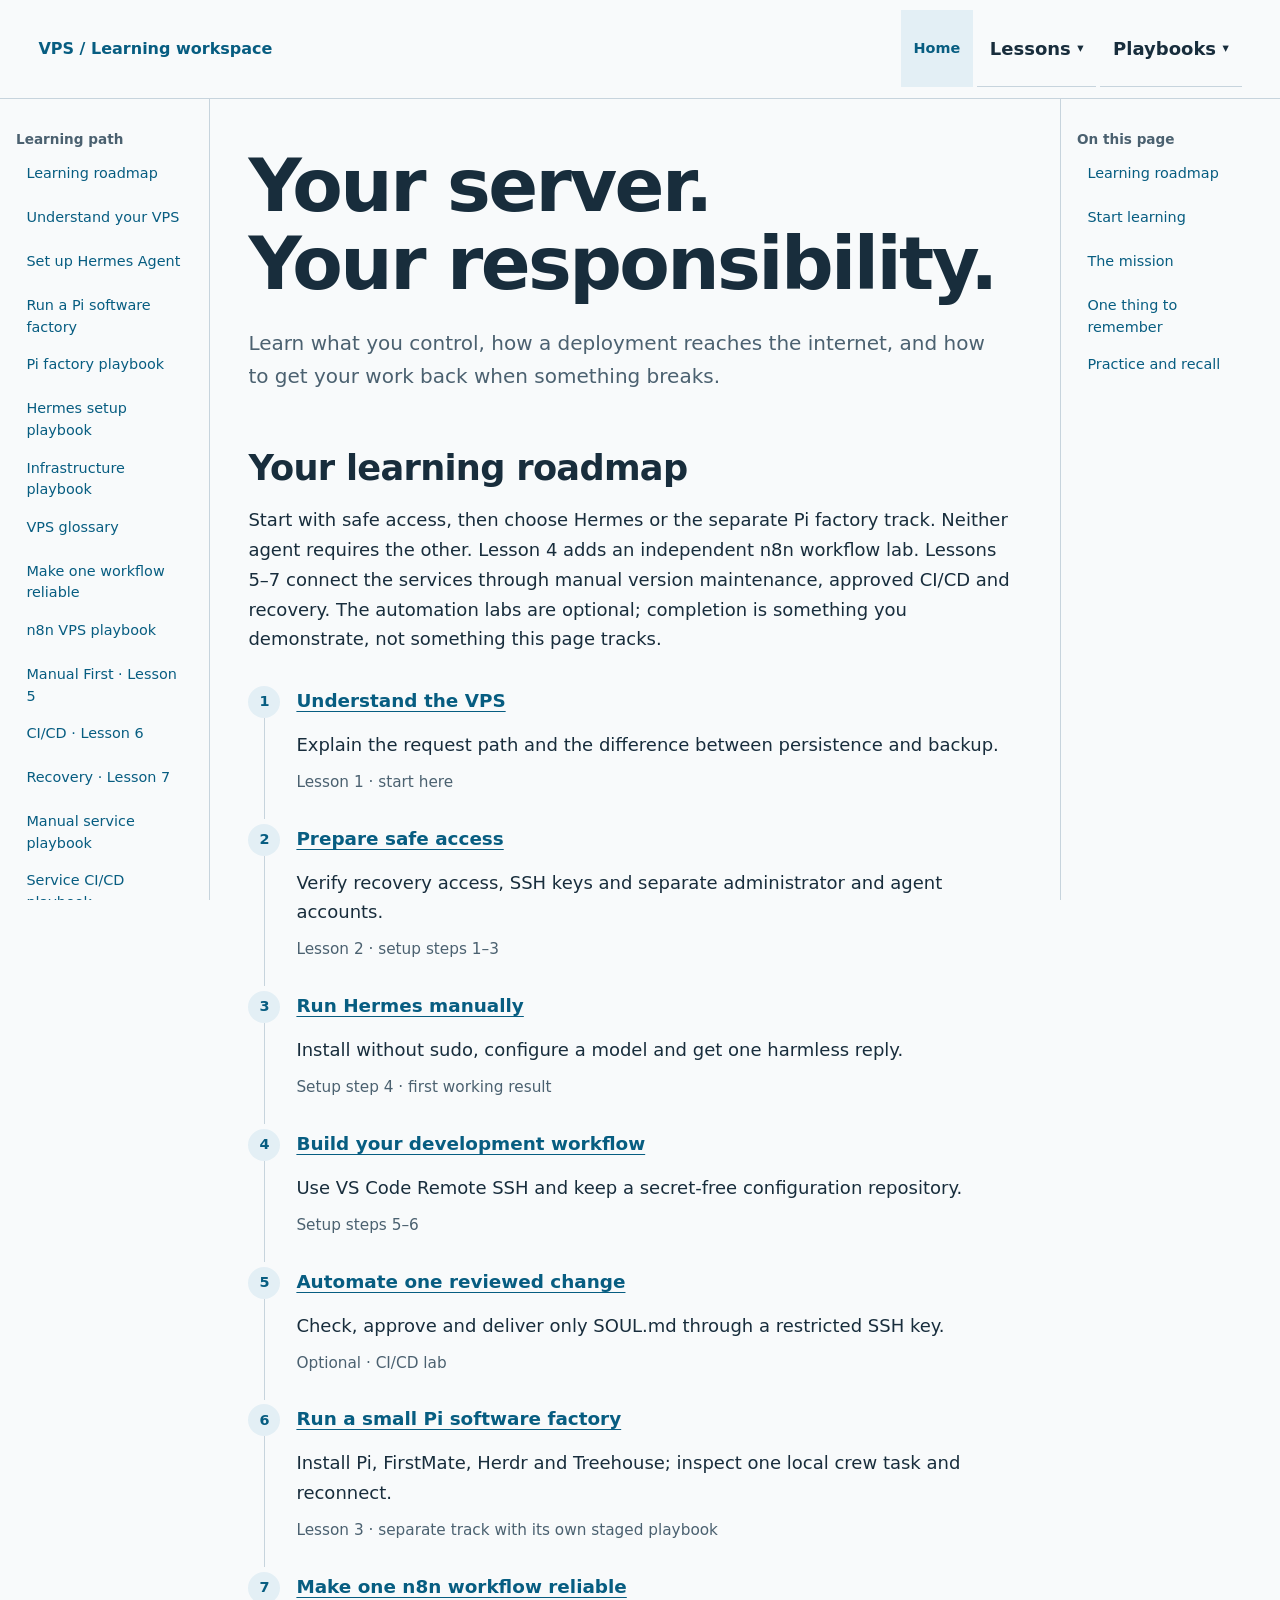
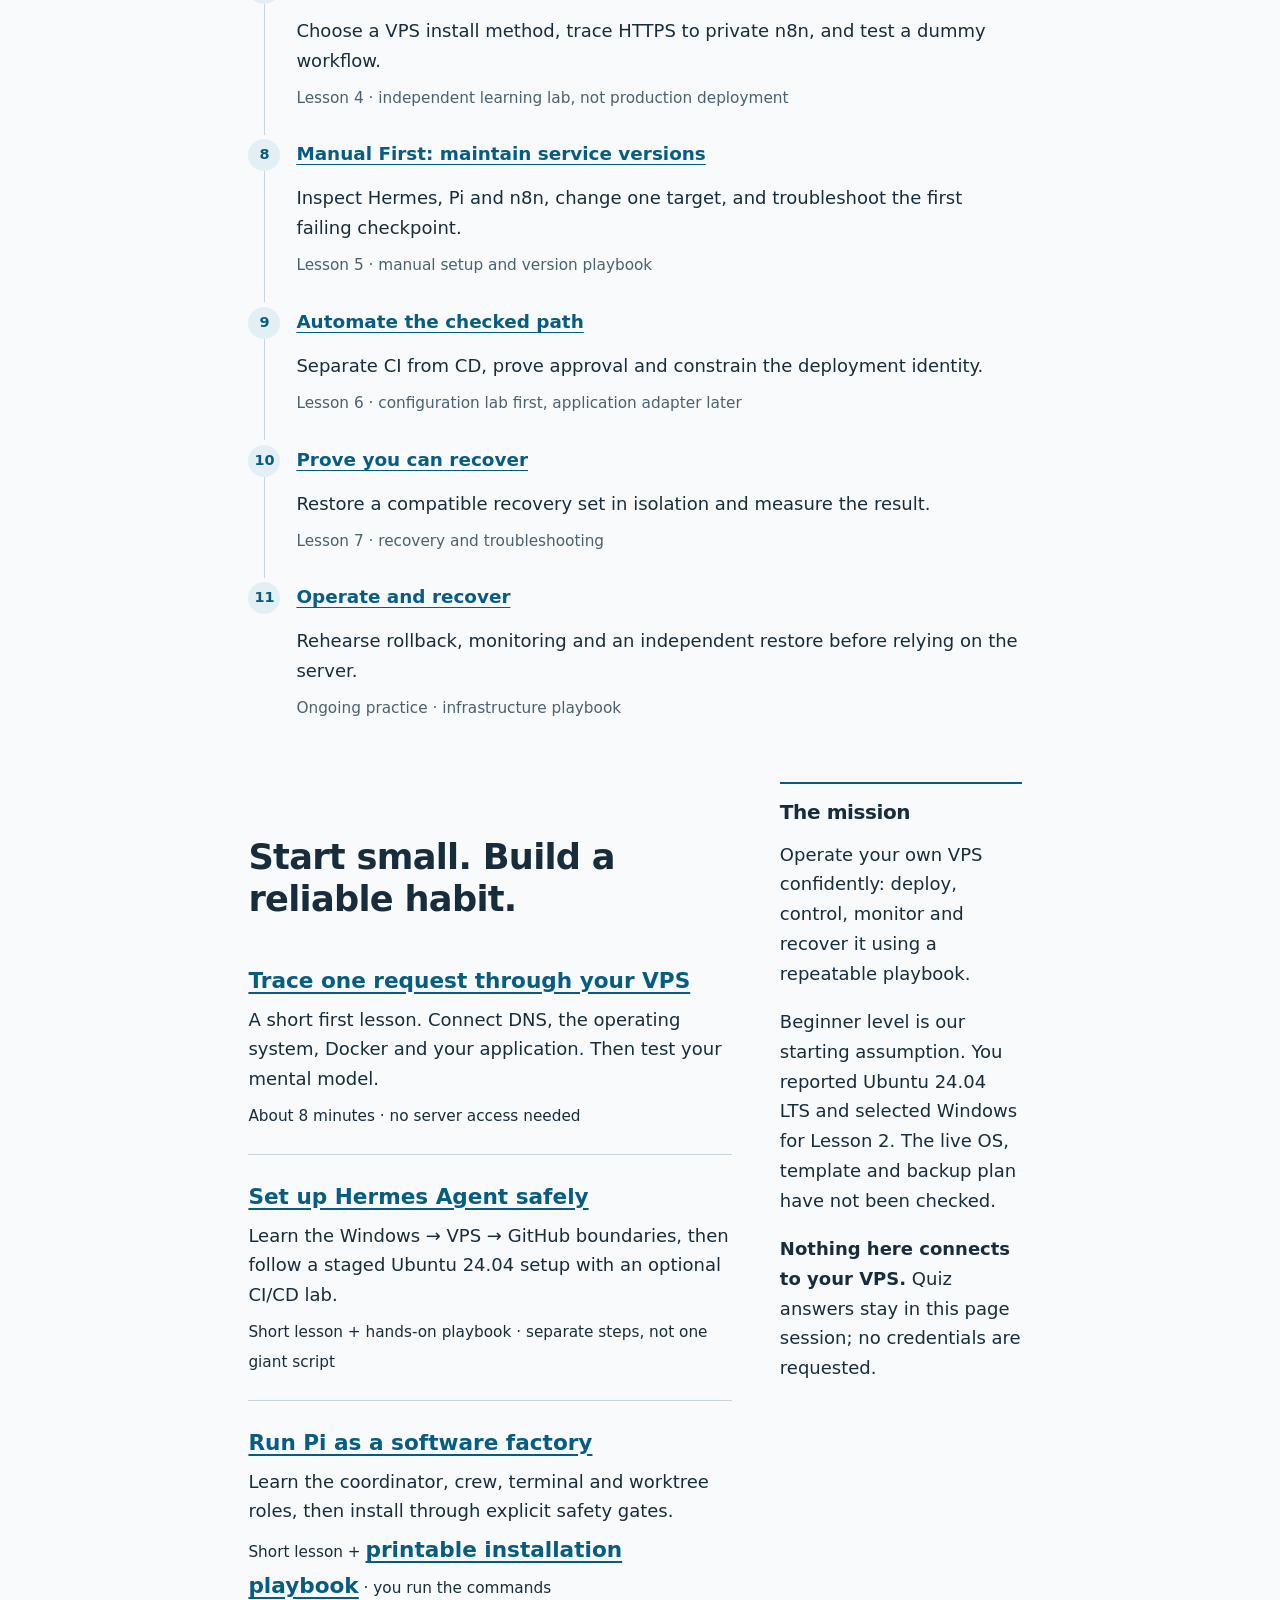
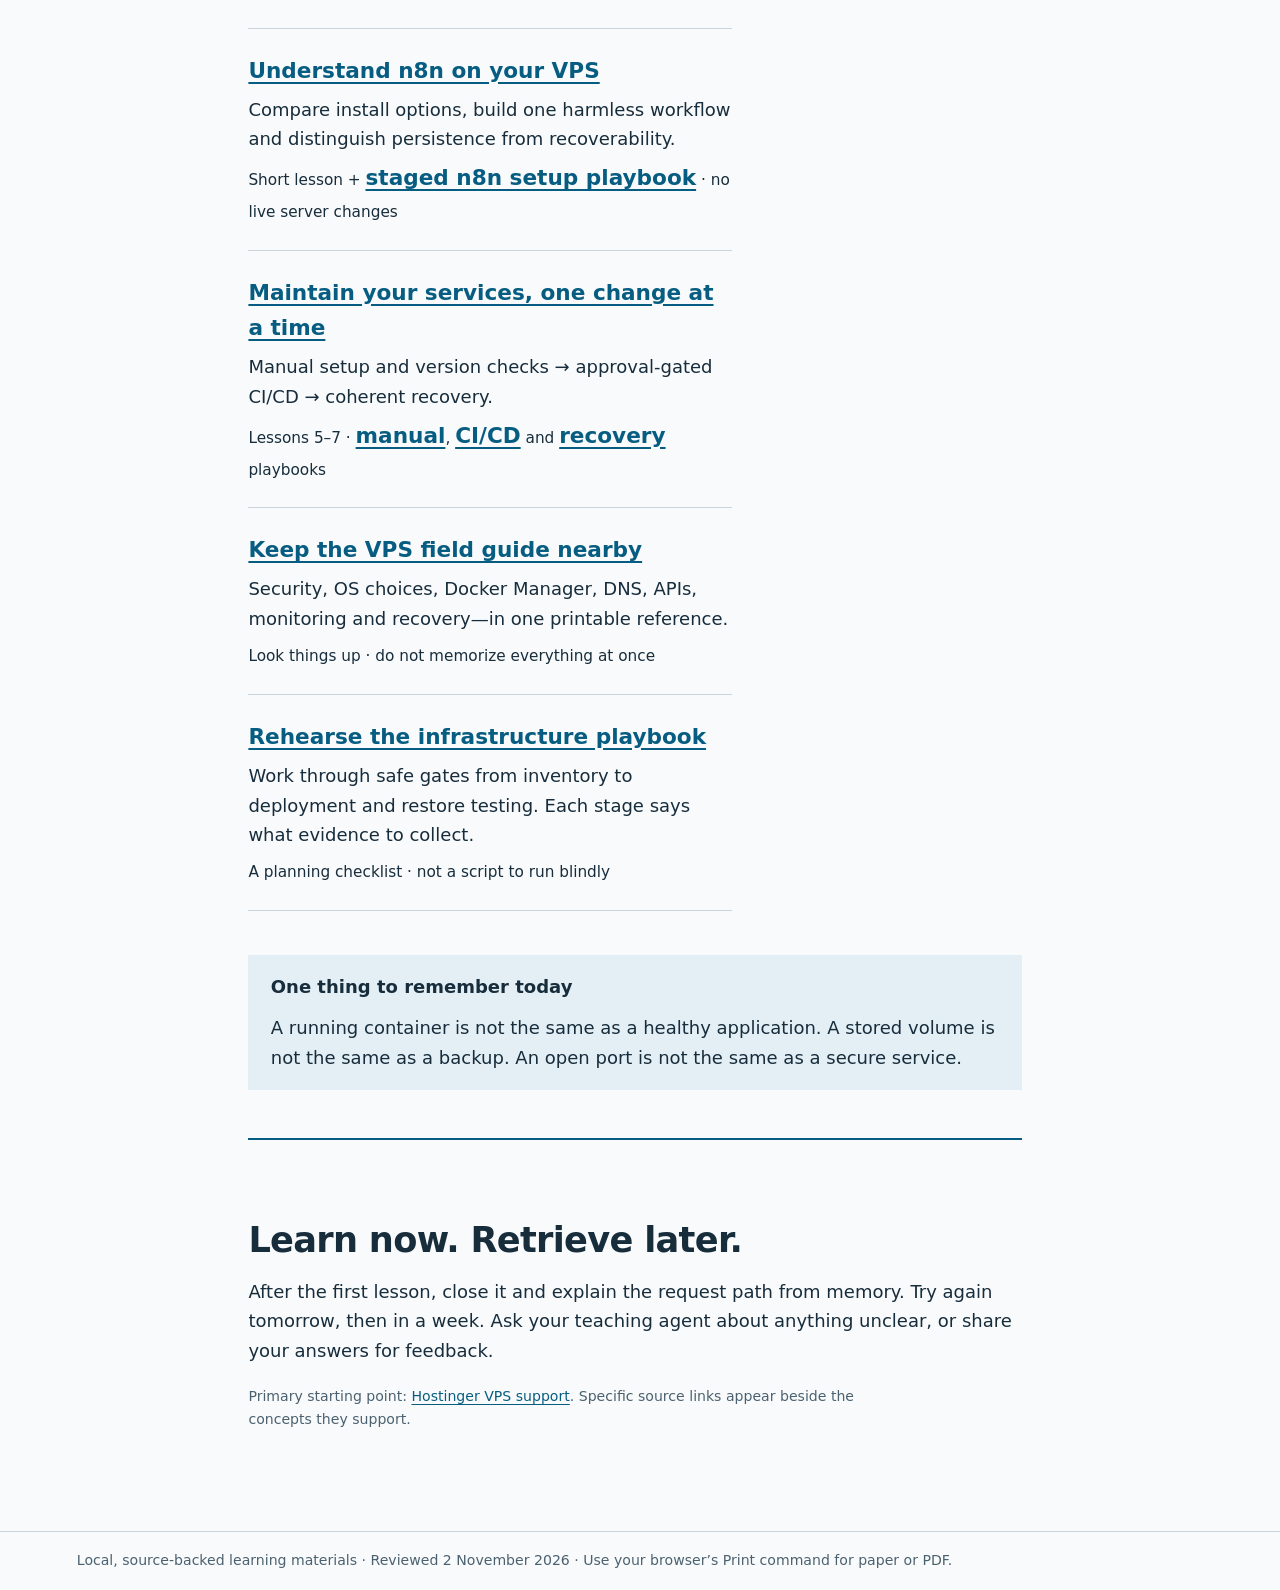
<file: index.html>
<!doctype html>
<html lang="en"><head><meta charset="utf-8"><meta name="viewport" content="width=device-width,initial-scale=1"><title>Your VPS, understood — Learning workspace</title><meta name="description" content="A beginner's VPS learning workspace: understand the layers, learn safe operations, and practice an infrastructure playbook."><link rel="stylesheet" href="assets/course.css"><link rel="stylesheet" href="assets/navigation.css"><script defer src="assets/navigation.js"></script></head>
<body><a class="skip" href="#main">Skip to content</a><header class="site-header"><a class="brand" href="index.html">VPS / Learning workspace</a><nav aria-label="Primary"><a href="index.html" aria-current="page">Home</a><details class="nav-menu"><summary aria-expanded="false">Lessons</summary><ul><li><a href="lessons/0001-vps-mental-model.html">Lesson 1 · Understand your VPS</a></li><li><a href="lessons/0002-hermes-agent-setup.html">Lesson 2 · Set up Hermes Agent</a></li><li><a href="lessons/0003-pi-software-factory.html">Lesson 3 · Run a Pi software factory</a></li><li><a href="lessons/0004-n8n-vps.html">Lesson 4 · Make one workflow reliable</a></li><li><a href="lessons/0005-manual-service-setup.html">Lesson 5 · Maintain service versions</a></li><li><a href="lessons/0006-service-cicd.html">Lesson 6 · Automate the checked path</a></li><li><a href="lessons/0007-service-recovery.html">Lesson 7 · Prove you can recover</a></li></ul></details><details class="nav-menu"><summary aria-expanded="false">Playbooks</summary><ul><li><a href="reference/pi-factory-playbook.html">Pi factory playbook</a></li><li><a href="reference/hermes-setup-playbook.html">Hermes setup playbook</a></li><li><a href="reference/vps-field-guide.html">VPS field guide</a></li><li><a href="reference/n8n-vps-playbook.html">n8n VPS playbook</a></li><li><a href="reference/manual-service-playbook.html">Manual service playbook</a></li><li><a href="reference/service-cicd-playbook.html">Service CI/CD playbook</a></li><li><a href="reference/service-recovery-playbook.html">Service recovery playbook</a></li></ul></details></nav></header>
<div class="site-layout"><details class="sidebar" id="sidebar" open><summary>Learning path</summary><div class="sidebar-content"><nav aria-label="Learning path"><h2>Learning path</h2><ul><li><a href="index.html#roadmap">Learning roadmap</a></li><li><a href="lessons/0001-vps-mental-model.html">Understand your VPS</a></li><li><a href="lessons/0002-hermes-agent-setup.html">Set up Hermes Agent</a></li><li><a href="lessons/0003-pi-software-factory.html">Run a Pi software factory</a></li><li><a href="reference/pi-factory-playbook.html">Pi factory playbook</a></li><li><a href="reference/hermes-setup-playbook.html">Hermes setup playbook</a></li><li><a href="reference/vps-field-guide.html#playbook">Infrastructure playbook</a></li><li><a href="reference/vps-field-guide.html#glossary">VPS glossary</a></li><li><a href="lessons/0004-n8n-vps.html">Make one workflow reliable</a></li><li><a href="reference/n8n-vps-playbook.html">n8n VPS playbook</a></li><li><a href="lessons/0005-manual-service-setup.html">Manual First · Lesson 5</a></li><li><a href="lessons/0006-service-cicd.html">CI/CD · Lesson 6</a></li><li><a href="lessons/0007-service-recovery.html">Recovery · Lesson 7</a></li><li><a href="reference/manual-service-playbook.html">Manual service playbook</a></li><li><a href="reference/service-cicd-playbook.html">Service CI/CD playbook</a></li><li><a href="reference/service-recovery-playbook.html">Service recovery playbook</a></li></ul></nav></div></details>
<main id="main"><h1>Your server.<br>Your responsibility.</h1><p class="lead">Learn what you control, how a deployment reaches the internet, and how to get your work back when something breaks.</p>
<section aria-labelledby="roadmap"><h2 id="roadmap" tabindex="-1">Your learning roadmap</h2><p>Start with safe access, then choose Hermes or the separate Pi factory track. Neither agent requires the other. Lesson 4 adds an independent n8n workflow lab. Lessons 5–7 connect the services through manual version maintenance, approved CI/CD and recovery. The automation labs are optional; completion is something you demonstrate, not something this page tracks.</p><ol class="roadmap"><li><a href="lessons/0001-vps-mental-model.html">Understand the VPS</a><p>Explain the request path and the difference between persistence and backup.</p><small>Lesson 1 · start here</small></li><li><a href="reference/hermes-setup-playbook.html#requirements">Prepare safe access</a><p>Verify recovery access, SSH keys and separate administrator and agent accounts.</p><small>Lesson 2 · setup steps 1–3</small></li><li><a href="reference/hermes-setup-playbook.html#install">Run Hermes manually</a><p>Install without sudo, configure a model and get one harmless reply.</p><small>Setup step 4 · first working result</small></li><li><a href="reference/hermes-setup-playbook.html#dev">Build your development workflow</a><p>Use VS Code Remote SSH and keep a secret-free configuration repository.</p><small>Setup steps 5–6</small></li><li><a href="reference/hermes-setup-playbook.html#cicd">Automate one reviewed change</a><p>Check, approve and deliver only SOUL.md through a restricted SSH key.</p><small>Optional · CI/CD lab</small></li><li><a href="lessons/0003-pi-software-factory.html">Run a small Pi software factory</a><p>Install Pi, FirstMate, Herdr and Treehouse; inspect one local crew task and reconnect.</p><small>Lesson 3 · separate track with its own staged playbook</small></li><li><a href="lessons/0004-n8n-vps.html">Make one n8n workflow reliable</a><p>Choose a VPS install method, trace HTTPS to private n8n, and test a dummy workflow.</p><small>Lesson 4 · independent learning lab, not production deployment</small></li><li><a href="lessons/0005-manual-service-setup.html">Manual First: maintain service versions</a><p>Inspect Hermes, Pi and n8n, change one target, and troubleshoot the first failing checkpoint.</p><small>Lesson 5 · manual setup and version playbook</small></li><li><a href="lessons/0006-service-cicd.html">Automate the checked path</a><p>Separate CI from CD, prove approval and constrain the deployment identity.</p><small>Lesson 6 · configuration lab first, application adapter later</small></li><li><a href="lessons/0007-service-recovery.html">Prove you can recover</a><p>Restore a compatible recovery set in isolation and measure the result.</p><small>Lesson 7 · recovery and troubleshooting</small></li><li><a href="reference/vps-field-guide.html#playbook">Operate and recover</a><p>Rehearse rollback, monitoring and an independent restore before relying on the server.</p><small>Ongoing practice · infrastructure playbook</small></li></ol></section>
<div class="split"><section><h2 id="start" tabindex="-1">Start small. Build a reliable habit.</h2><ol class="reading-list"><li><a href="lessons/0001-vps-mental-model.html">Trace one request through your VPS</a><p>A short first lesson. Connect DNS, the operating system, Docker and your application. Then test your mental model.</p><small>About 8 minutes · no server access needed</small></li><li><a href="lessons/0002-hermes-agent-setup.html">Set up Hermes Agent safely</a><p>Learn the Windows → VPS → GitHub boundaries, then follow a staged Ubuntu 24.04 setup with an optional CI/CD lab.</p><small>Short lesson + hands-on playbook · separate steps, not one giant script</small></li><li><a href="lessons/0003-pi-software-factory.html">Run Pi as a software factory</a><p>Learn the coordinator, crew, terminal and worktree roles, then install through explicit safety gates.</p><small>Short lesson + <a href="reference/pi-factory-playbook.html">printable installation playbook</a> · you run the commands</small></li><li><a href="lessons/0004-n8n-vps.html">Understand n8n on your VPS</a><p>Compare install options, build one harmless workflow and distinguish persistence from recoverability.</p><small>Short lesson + <a href="reference/n8n-vps-playbook.html">staged n8n setup playbook</a> · no live server changes</small></li><li><a href="lessons/0005-manual-service-setup.html">Maintain your services, one change at a time</a><p>Manual setup and version checks → approval-gated CI/CD → coherent recovery.</p><small>Lessons 5–7 · <a href="reference/manual-service-playbook.html">manual</a>, <a href="reference/service-cicd-playbook.html">CI/CD</a> and <a href="reference/service-recovery-playbook.html">recovery</a> playbooks</small></li><li><a href="reference/vps-field-guide.html">Keep the VPS field guide nearby</a><p>Security, OS choices, Docker Manager, DNS, APIs, monitoring and recovery—in one printable reference.</p><small>Look things up · do not memorize everything at once</small></li><li><a href="reference/vps-field-guide.html#playbook">Rehearse the infrastructure playbook</a><p>Work through safe gates from inventory to deployment and restore testing. Each stage says what evidence to collect.</p><small>A planning checklist · not a script to run blindly</small></li></ol></section>
<aside class="aside"><h2 id="mission" tabindex="-1">The mission</h2><p>Operate your own VPS confidently: deploy, control, monitor and recover it using a repeatable playbook.</p><p>Beginner level is our starting assumption. You reported Ubuntu 24.04 LTS and selected Windows for Lesson 2. The live OS, template and backup plan have not been checked.</p><p><strong>Nothing here connects to your VPS.</strong> Quiz answers stay in this page session; no credentials are requested.</p></aside></div>
<div class="note" id="remember" tabindex="-1"><strong>One thing to remember today</strong><p>A running container is not the same as a healthy application. A stored volume is not the same as a backup. An open port is not the same as a secure service.</p></div>
<section class="end"><h2 id="practice" tabindex="-1">Learn now. Retrieve later.</h2><p>After the first lesson, close it and explain the request path from memory. Try again tomorrow, then in a week. Ask your teaching agent about anything unclear, or share your answers for feedback.</p><p class="sources">Primary starting point: <a href="https://www.hostinger.com/support/vps/">Hostinger VPS support</a>. Specific source links appear beside the concepts they support.</p></section></main><details class="sidebar contents-rail" id="page-contents" open><summary>On this page</summary><div class="sidebar-content"><nav aria-label="Table of contents"><h2>On this page</h2><ol><li><a href="#roadmap">Learning roadmap</a></li><li><a href="#start">Start learning</a></li><li><a href="#mission">The mission</a></li><li><a href="#remember">One thing to remember</a></li><li><a href="#practice">Practice and recall</a></li></ol></nav></div></details></div><footer>Local, source-backed learning materials · Reviewed 2 November 2026 · Use your browser’s Print command for paper or PDF.</footer></body></html>
</file>
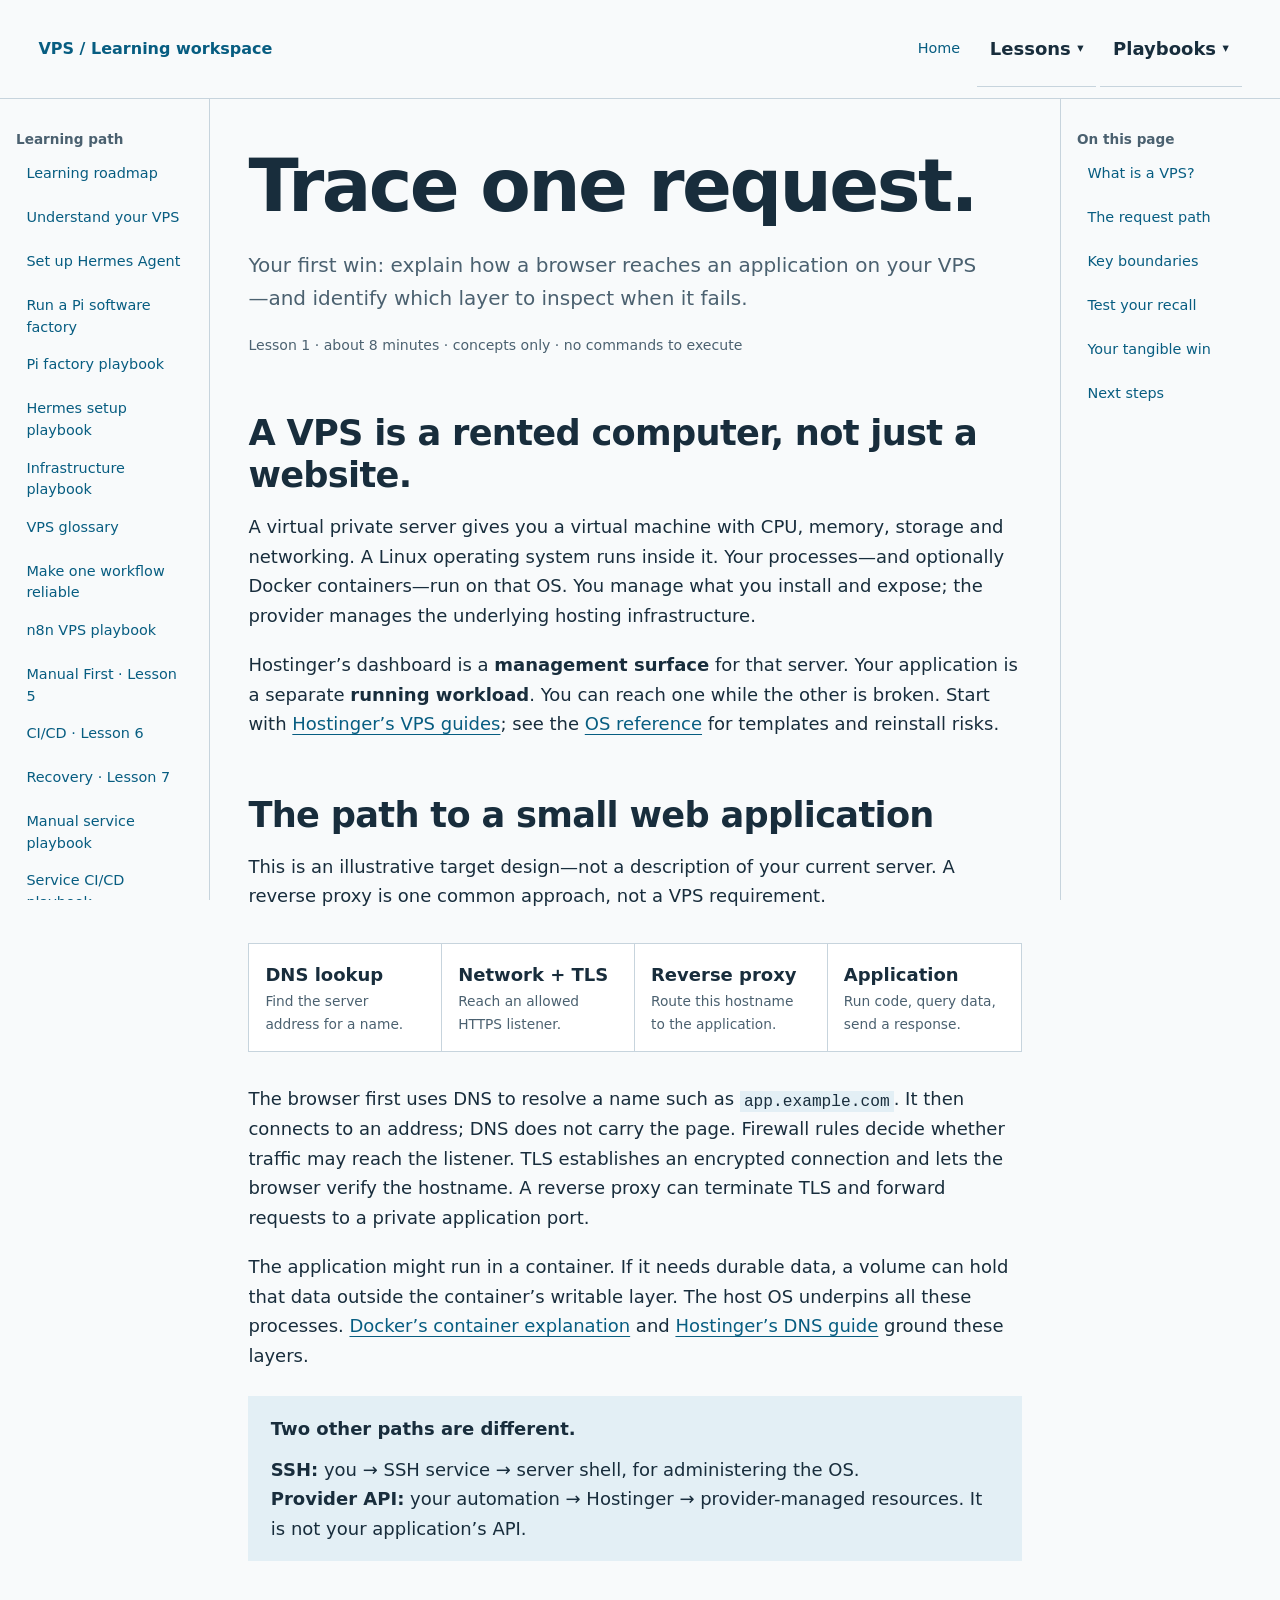
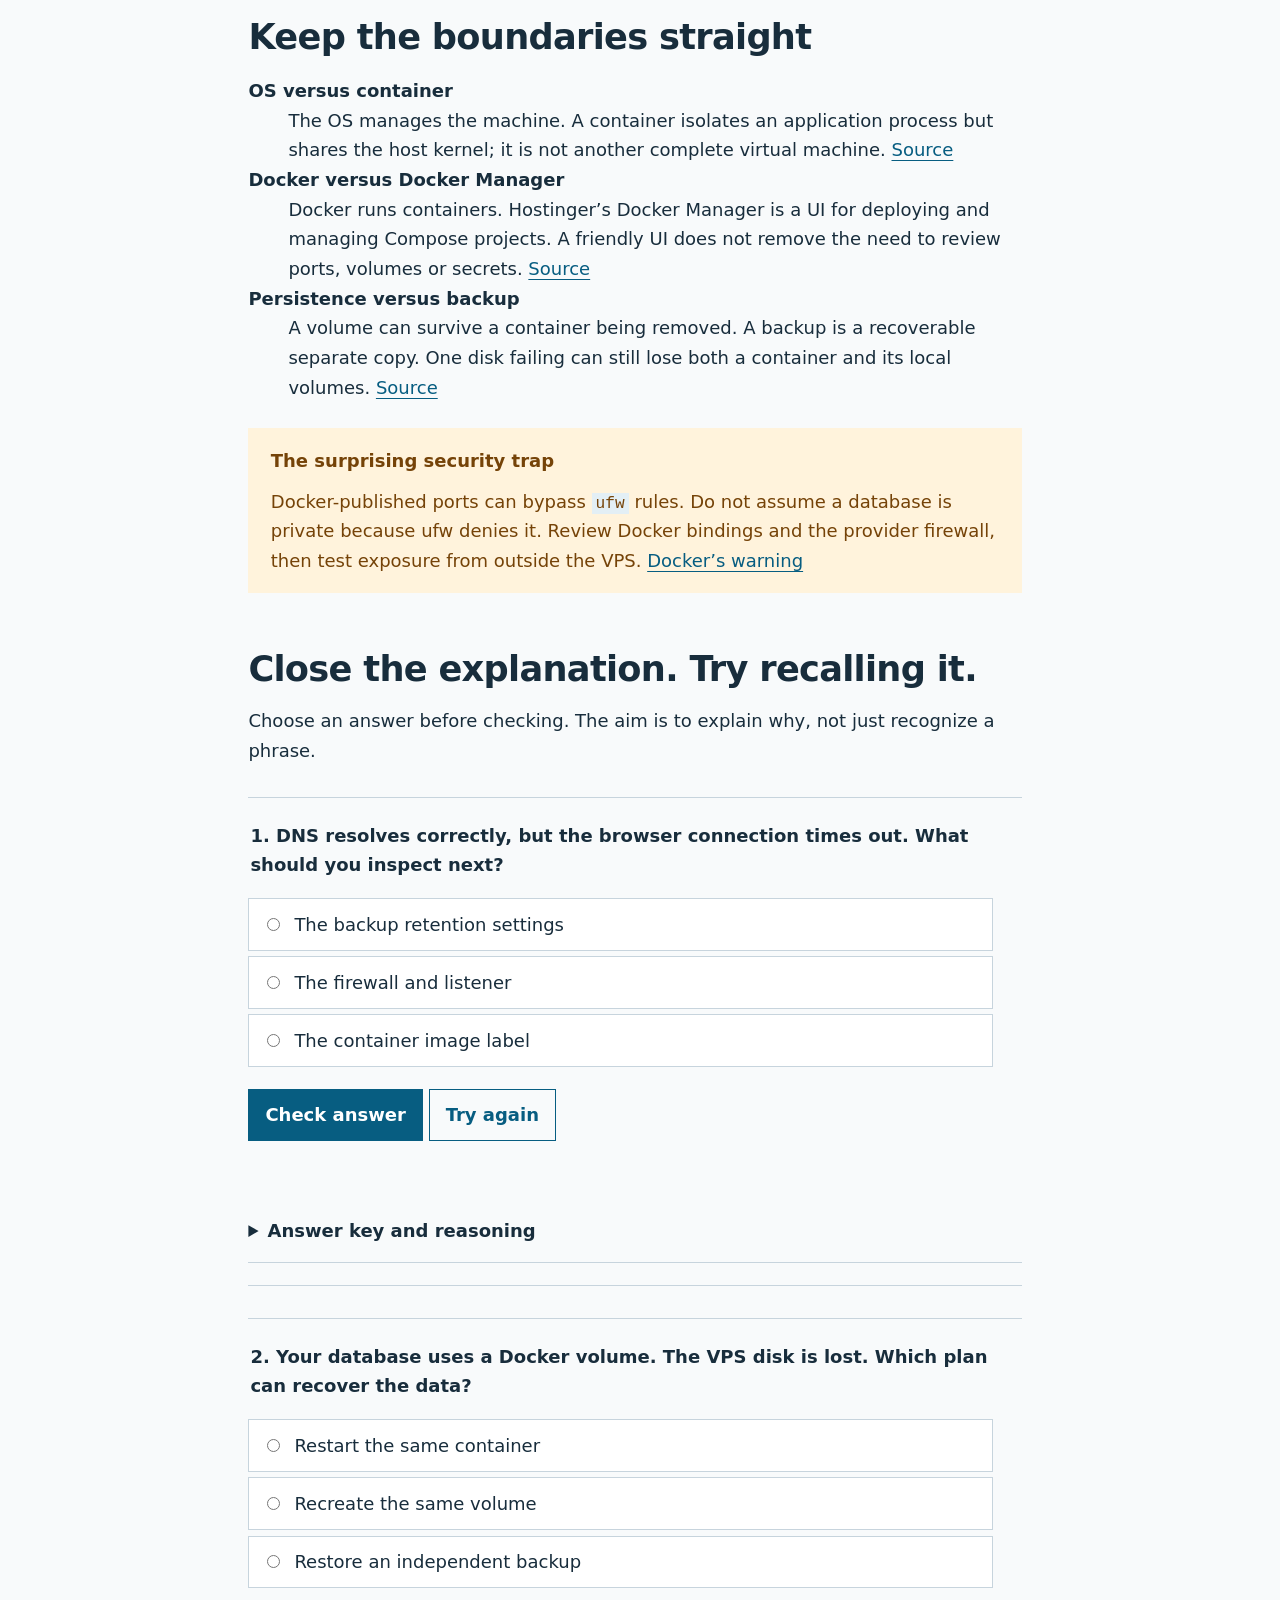
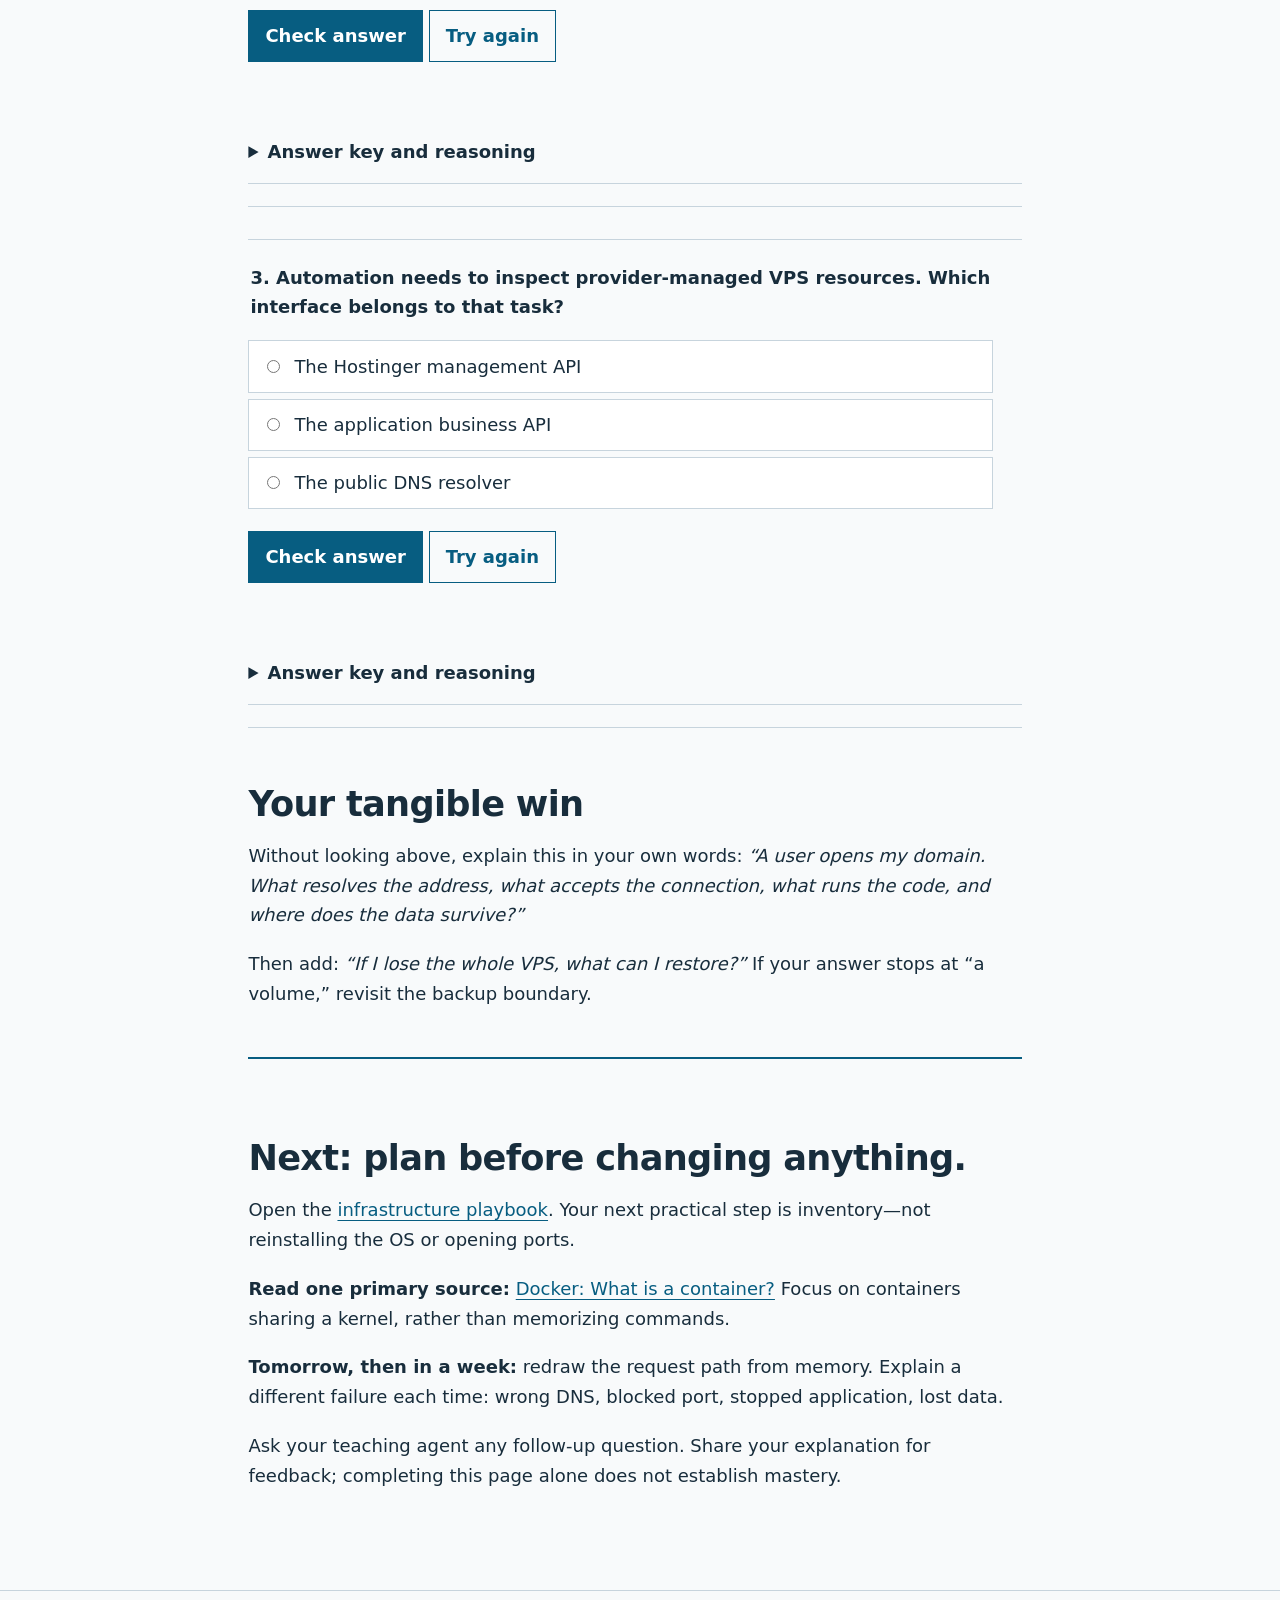
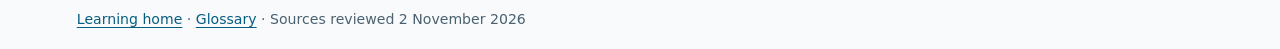
<file: lessons/0001-vps-mental-model.html>
<!doctype html>
<html lang="en"><head><meta charset="utf-8"><meta name="viewport" content="width=device-width,initial-scale=1"><title>Trace one request — VPS lesson 1</title><link rel="stylesheet" href="../assets/course.css"><link rel="stylesheet" href="../assets/navigation.css"><script defer src="../assets/navigation.js"></script><script defer src="../assets/quiz.js"></script></head>
<body><a class="skip" href="#main">Skip to lesson</a><header class="site-header"><a class="brand" href="../index.html">VPS / Learning workspace</a><nav aria-label="Primary"><a href="../index.html">Home</a><details class="nav-menu"><summary aria-expanded="false">Lessons</summary><ul><li><a href="0001-vps-mental-model.html" aria-current="page">Lesson 1 · Understand your VPS</a></li><li><a href="0002-hermes-agent-setup.html">Lesson 2 · Set up Hermes Agent</a></li><li><a href="0003-pi-software-factory.html">Lesson 3 · Run a Pi software factory</a></li><li><a href="0004-n8n-vps.html">Lesson 4 · Make one workflow reliable</a></li><li><a href="0005-manual-service-setup.html">Lesson 5 · Maintain service versions</a></li><li><a href="0006-service-cicd.html">Lesson 6 · Automate the checked path</a></li><li><a href="0007-service-recovery.html">Lesson 7 · Prove you can recover</a></li></ul></details><details class="nav-menu"><summary aria-expanded="false">Playbooks</summary><ul><li><a href="../reference/pi-factory-playbook.html">Pi factory playbook</a></li><li><a href="../reference/hermes-setup-playbook.html">Hermes setup playbook</a></li><li><a href="../reference/vps-field-guide.html">VPS field guide</a></li><li><a href="../reference/n8n-vps-playbook.html">n8n VPS playbook</a></li><li><a href="../reference/manual-service-playbook.html">Manual service playbook</a></li><li><a href="../reference/service-cicd-playbook.html">Service CI/CD playbook</a></li><li><a href="../reference/service-recovery-playbook.html">Service recovery playbook</a></li></ul></details></nav></header><div class="site-layout"><details class="sidebar" id="sidebar" open><summary>Learning path</summary><div class="sidebar-content"><nav aria-label="Learning path"><h2>Learning path</h2><ul><li><a href="../index.html#roadmap">Learning roadmap</a></li><li><a href="0001-vps-mental-model.html">Understand your VPS</a></li><li><a href="0002-hermes-agent-setup.html">Set up Hermes Agent</a></li><li><a href="0003-pi-software-factory.html">Run a Pi software factory</a></li><li><a href="../reference/pi-factory-playbook.html">Pi factory playbook</a></li><li><a href="../reference/hermes-setup-playbook.html">Hermes setup playbook</a></li><li><a href="../reference/vps-field-guide.html#playbook">Infrastructure playbook</a></li><li><a href="../reference/vps-field-guide.html#glossary">VPS glossary</a></li><li><a href="0004-n8n-vps.html">Make one workflow reliable</a></li><li><a href="../reference/n8n-vps-playbook.html">n8n VPS playbook</a></li><li><a href="0005-manual-service-setup.html">Manual First · Lesson 5</a></li><li><a href="0006-service-cicd.html">CI/CD · Lesson 6</a></li><li><a href="0007-service-recovery.html">Recovery · Lesson 7</a></li><li><a href="../reference/manual-service-playbook.html">Manual service playbook</a></li><li><a href="../reference/service-cicd-playbook.html">Service CI/CD playbook</a></li><li><a href="../reference/service-recovery-playbook.html">Service recovery playbook</a></li></ul></nav></div></details><main id="main"><h1>Trace one request.</h1><p class="lead">Your first win: explain how a browser reaches an application on your VPS—and identify which layer to inspect when it fails.</p><p class="meta">Lesson 1 · about 8 minutes · concepts only · no commands to execute</p>
<article><h2 id="vps" tabindex="-1">A VPS is a rented computer, not just a website.</h2><p>A virtual private server gives you a virtual machine with CPU, memory, storage and networking. A Linux operating system runs inside it. Your processes—and optionally Docker containers—run on that OS. You manage what you install and expose; the provider manages the underlying hosting infrastructure.</p><p>Hostinger’s dashboard is a <strong>management surface</strong> for that server. Your application is a separate <strong>running workload</strong>. You can reach one while the other is broken. Start with <a href="https://www.hostinger.com/support/vps/">Hostinger’s VPS guides</a>; see the <a href="../reference/vps-field-guide.html#os">OS reference</a> for templates and reinstall risks.</p></article>
<h2 id="request" tabindex="-1">The path to a small web application</h2><p>This is an illustrative target design—not a description of your current server. A reverse proxy is one common approach, not a VPS requirement.</p><ol class="route" aria-label="Simplified web request path"><li><strong>DNS lookup</strong><span>Find the server address for a name.</span></li><li><strong>Network + TLS</strong><span>Reach an allowed HTTPS listener.</span></li><li><strong>Reverse proxy</strong><span>Route this hostname to the application.</span></li><li><strong>Application</strong><span>Run code, query data, send a response.</span></li></ol>
<article><p>The browser first uses DNS to resolve a name such as <code>app.example.com</code>. It then connects to an address; DNS does not carry the page. Firewall rules decide whether traffic may reach the listener. TLS establishes an encrypted connection and lets the browser verify the hostname. A reverse proxy can terminate TLS and forward requests to a private application port.</p><p>The application might run in a container. If it needs durable data, a volume can hold that data outside the container’s writable layer. The host OS underpins all these processes. <a href="https://docs.docker.com/get-started/docker-concepts/the-basics/what-is-a-container/">Docker’s container explanation</a> and <a href="https://www.hostinger.com/support/1583227-how-to-point-a-domain-to-your-vps-at-hostinger/">Hostinger’s DNS guide</a> ground these layers.</p>
<div class="note"><strong>Two other paths are different.</strong><p><strong>SSH:</strong> you → SSH service → server shell, for administering the OS.<br><strong>Provider API:</strong> your automation → Hostinger → provider-managed resources. It is not your application’s API.</p></div>
<h2 id="boundaries" tabindex="-1">Keep the boundaries straight</h2><dl><dt><strong>OS versus container</strong></dt><dd>The OS manages the machine. A container isolates an application process but shares the host kernel; it is not another complete virtual machine. <a href="https://docs.docker.com/get-started/docker-concepts/the-basics/what-is-a-container/">Source</a></dd><dt><strong>Docker versus Docker Manager</strong></dt><dd>Docker runs containers. Hostinger’s Docker Manager is a UI for deploying and managing Compose projects. A friendly UI does not remove the need to review ports, volumes or secrets. <a href="https://www.hostinger.com/support/12040815-how-to-deploy-your-first-container-with-hostinger-docker-manager/">Source</a></dd><dt><strong>Persistence versus backup</strong></dt><dd>A volume can survive a container being removed. A backup is a recoverable separate copy. One disk failing can still lose both a container and its local volumes. <a href="https://docs.docker.com/engine/storage/volumes/">Source</a></dd></dl>
<div class="notice"><strong>The surprising security trap</strong><p>Docker-published ports can bypass <code>ufw</code> rules. Do not assume a database is private because ufw denies it. Review Docker bindings and the provider firewall, then test exposure from outside the VPS. <a href="https://docs.docker.com/engine/network/packet-filtering-firewalls/">Docker’s warning</a></p></div>
<h2 id="quiz" tabindex="-1">Close the explanation. Try recalling it.</h2><p>Choose an answer before checking. The aim is to explain why, not just recognize a phrase.</p><noscript>JavaScript is disabled. Use the answer keys beneath each question for feedback.</noscript>
<form class="quiz" data-answer="b" data-explanation="DNS supplies an address. A reachable listener, allowed network path and correct application routing are still needed."><fieldset><legend>1. DNS resolves correctly, but the browser connection times out. What should you inspect next?</legend><label><input type="radio" name="q1" value="a"> The backup retention settings</label><label><input type="radio" name="q1" value="b"> The firewall and listener</label><label><input type="radio" name="q1" value="c"> The container image label</label></fieldset><button type="submit">Check answer</button> <button class="secondary" type="reset">Try again</button><p class="feedback" role="status" aria-live="polite"></p><details><summary>Answer key and reasoning</summary><p>The firewall and listener. DNS resolution alone cannot prove a network connection is allowed or a service is listening. A timeout can have other causes too; this is the next layer to investigate, not a guaranteed diagnosis.</p></details></form>
<form class="quiz" data-answer="c" data-explanation="A volume preserves data across container replacement. It does not provide an independent recoverable copy if the host disk is lost."><fieldset><legend>2. Your database uses a Docker volume. The VPS disk is lost. Which plan can recover the data?</legend><label><input type="radio" name="q2" value="a"> Restart the same container</label><label><input type="radio" name="q2" value="b"> Recreate the same volume</label><label><input type="radio" name="q2" value="c"> Restore an independent backup</label></fieldset><button type="submit">Check answer</button> <button class="secondary" type="reset">Try again</button><p class="feedback" role="status" aria-live="polite"></p><details><summary>Answer key and reasoning</summary><p>Restore an independent backup. Starting a container or creating an empty volume does not reconstruct lost database records. A restore test is how you find out whether the backup is usable.</p></details></form>
<form class="quiz" data-answer="a" data-explanation="The provider API controls provider resources. Keep its bearer token out of public repositories, frontend JavaScript and screenshots."><fieldset><legend>3. Automation needs to inspect provider-managed VPS resources. Which interface belongs to that task?</legend><label><input type="radio" name="q3" value="a"> The Hostinger management API</label><label><input type="radio" name="q3" value="b"> The application business API</label><label><input type="radio" name="q3" value="c"> The public DNS resolver</label></fieldset><button type="submit">Check answer</button> <button class="secondary" type="reset">Try again</button><p class="feedback" role="status" aria-live="polite"></p><details><summary>Answer key and reasoning</summary><p>The Hostinger management API. Its token authorizes actions on your real account. An application API exposes your application's behavior instead. <a href="https://developers.hostinger.com/">Primary source</a></p></details></form>
<h2 id="win" tabindex="-1">Your tangible win</h2><p>Without looking above, explain this in your own words: <em>“A user opens my domain. What resolves the address, what accepts the connection, what runs the code, and where does the data survive?”</em></p><p>Then add: <em>“If I lose the whole VPS, what can I restore?”</em> If your answer stops at “a volume,” revisit the backup boundary.</p>
<section class="end"><h2 id="next" tabindex="-1">Next: plan before changing anything.</h2><p>Open the <a href="../reference/vps-field-guide.html#playbook">infrastructure playbook</a>. Your next practical step is inventory—not reinstalling the OS or opening ports.</p><p><strong>Read one primary source:</strong> <a href="https://docs.docker.com/get-started/docker-concepts/the-basics/what-is-a-container/">Docker: What is a container?</a> Focus on containers sharing a kernel, rather than memorizing commands.</p><p><strong>Tomorrow, then in a week:</strong> redraw the request path from memory. Explain a different failure each time: wrong DNS, blocked port, stopped application, lost data.</p><p>Ask your teaching agent any follow-up question. Share your explanation for feedback; completing this page alone does not establish mastery.</p></section></article></main><details class="sidebar contents-rail" id="page-contents" open><summary>On this page</summary><div class="sidebar-content"><nav aria-label="Table of contents"><h2>On this page</h2><ol><li><a href="#vps">What is a VPS?</a></li><li><a href="#request">The request path</a></li><li><a href="#boundaries">Key boundaries</a></li><li><a href="#quiz">Test your recall</a></li><li><a href="#win">Your tangible win</a></li><li><a href="#next">Next steps</a></li></ol></nav></div></details></div><footer><a href="../index.html">Learning home</a> · <a href="../reference/vps-field-guide.html#glossary">Glossary</a> · Sources reviewed 2 November 2026</footer></body></html>
</file>
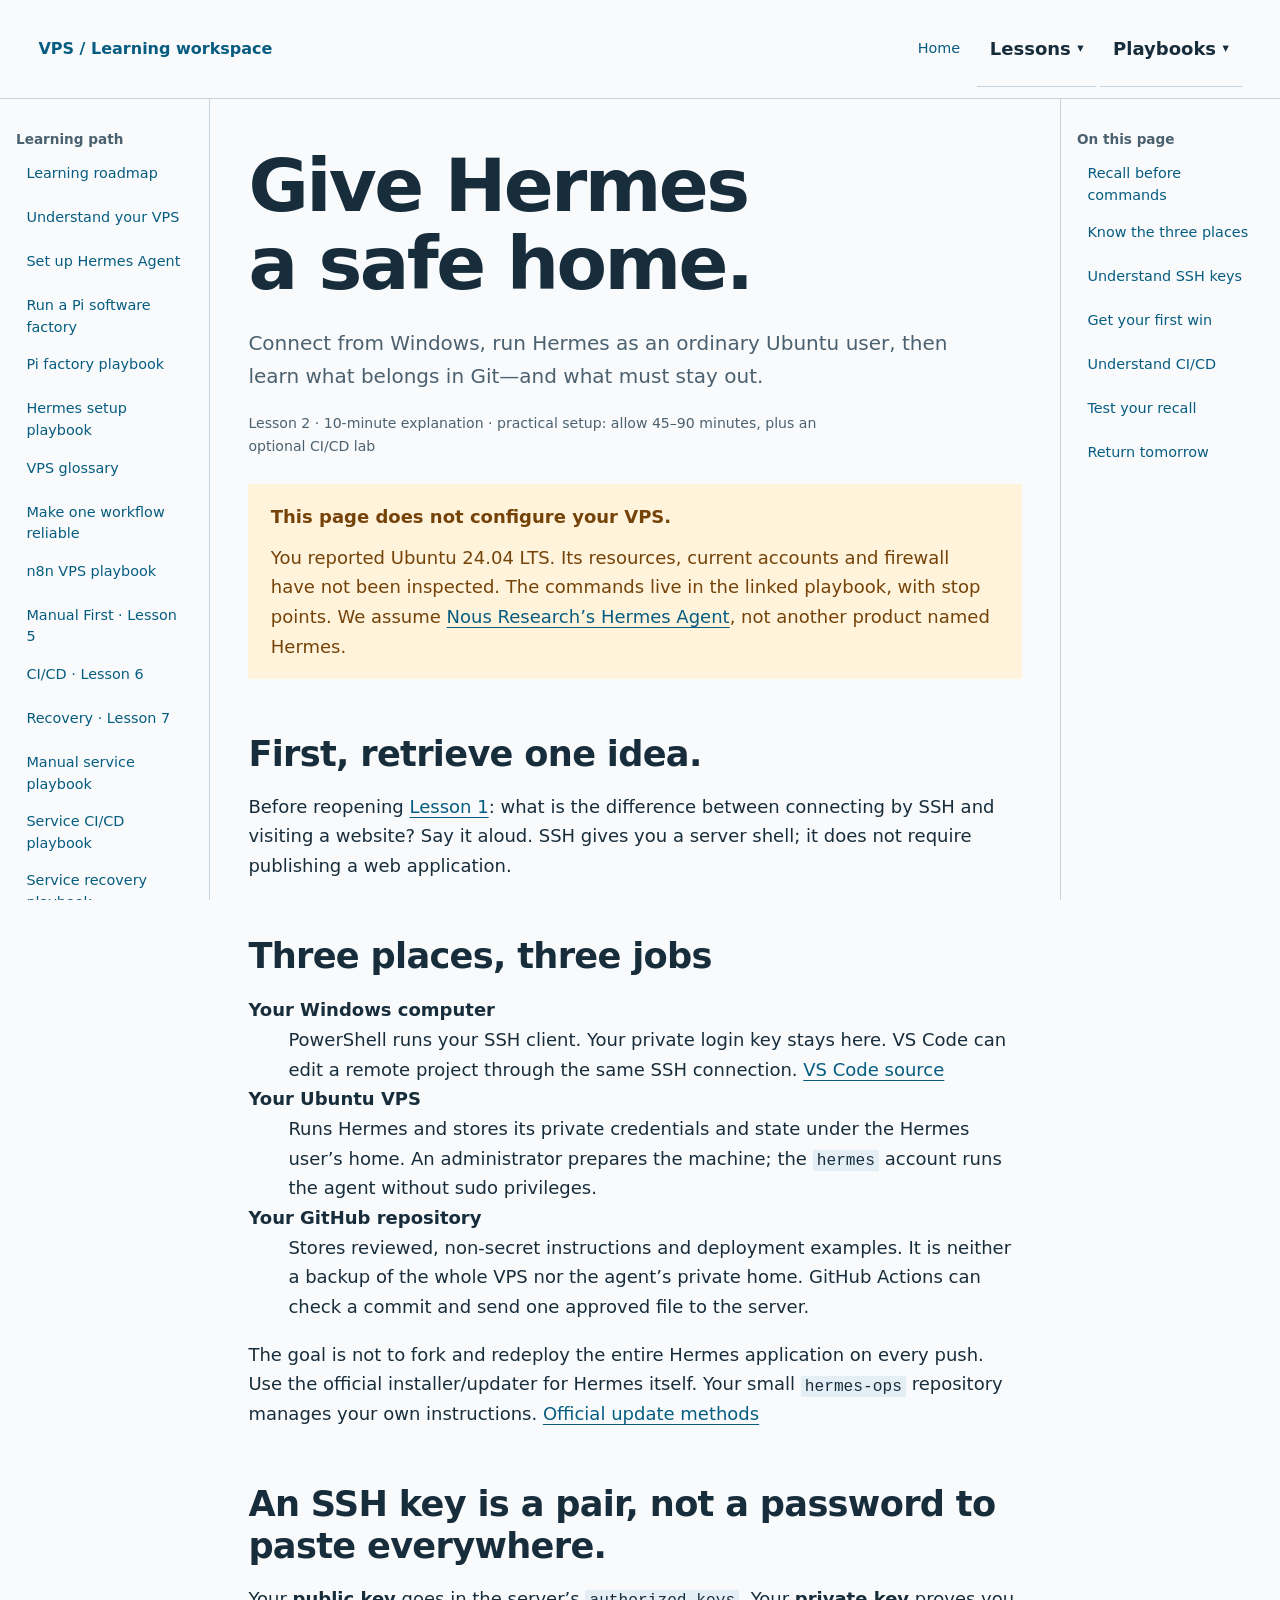
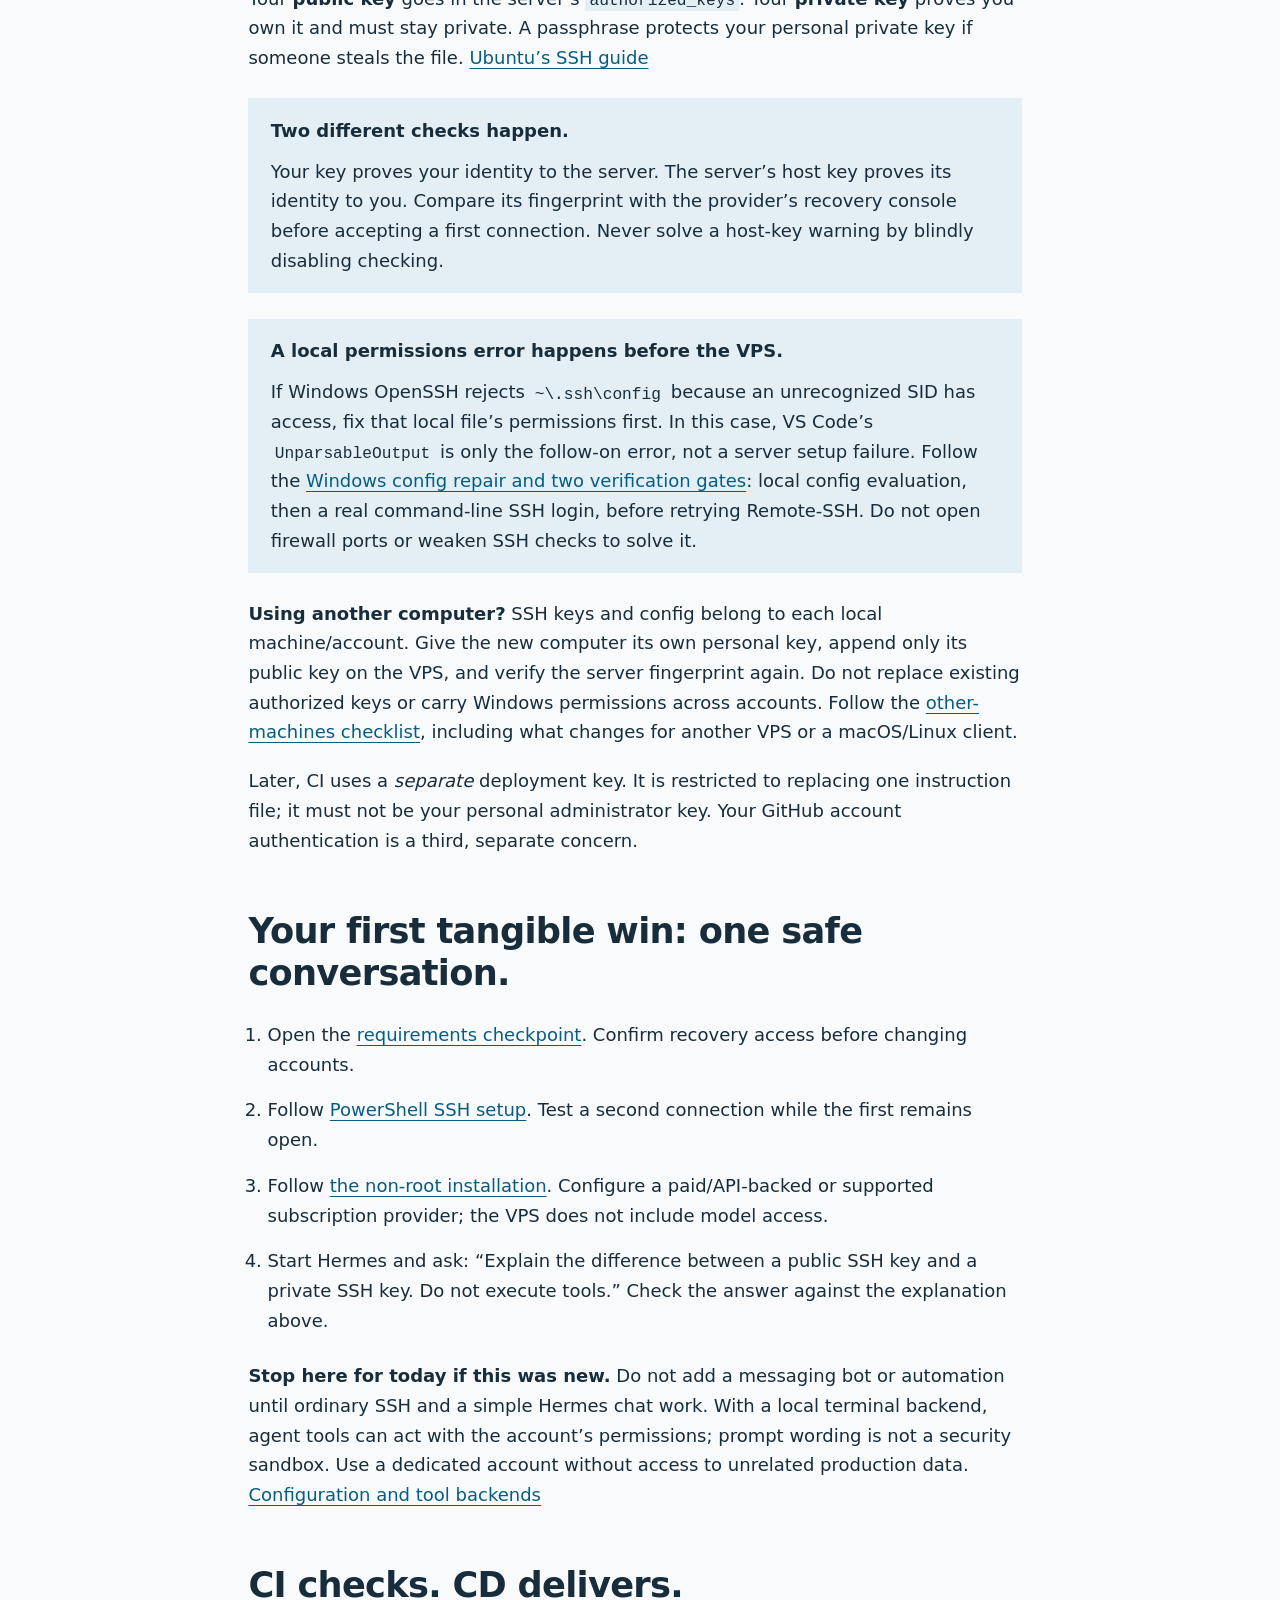
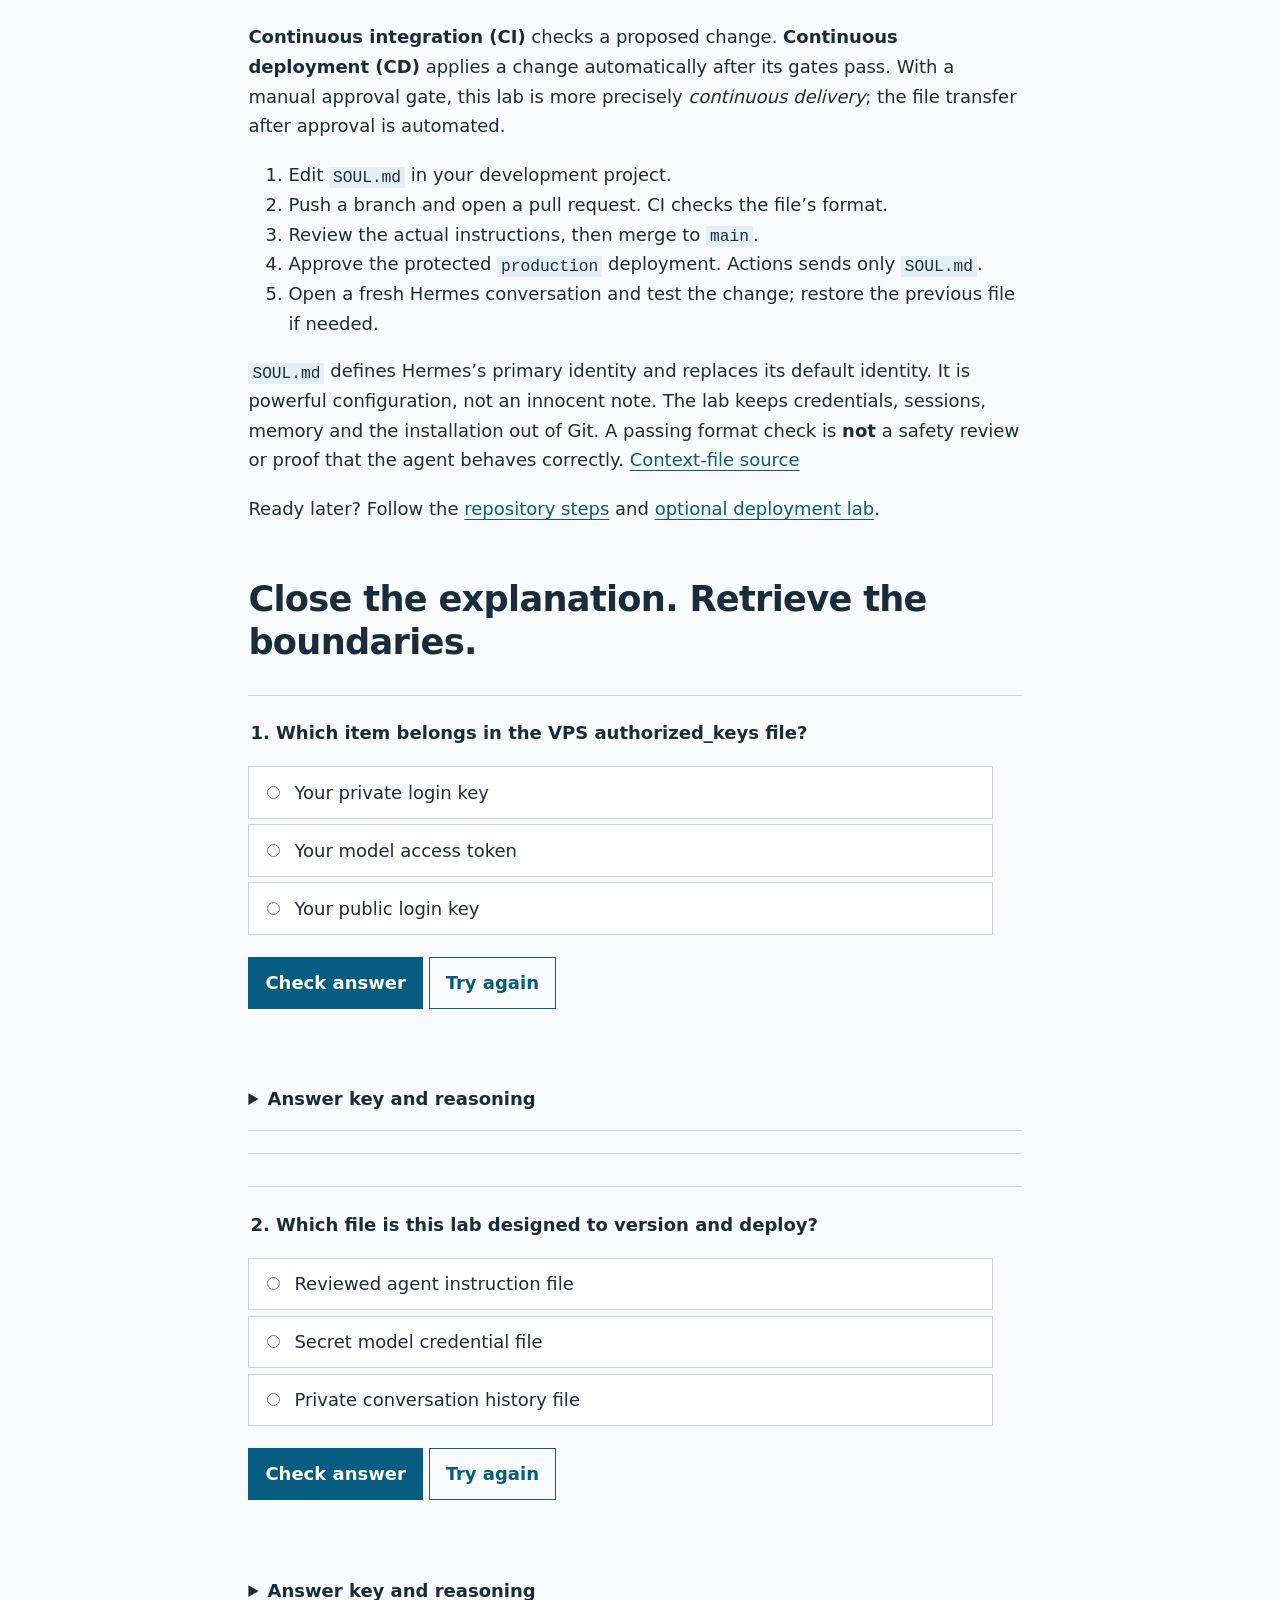
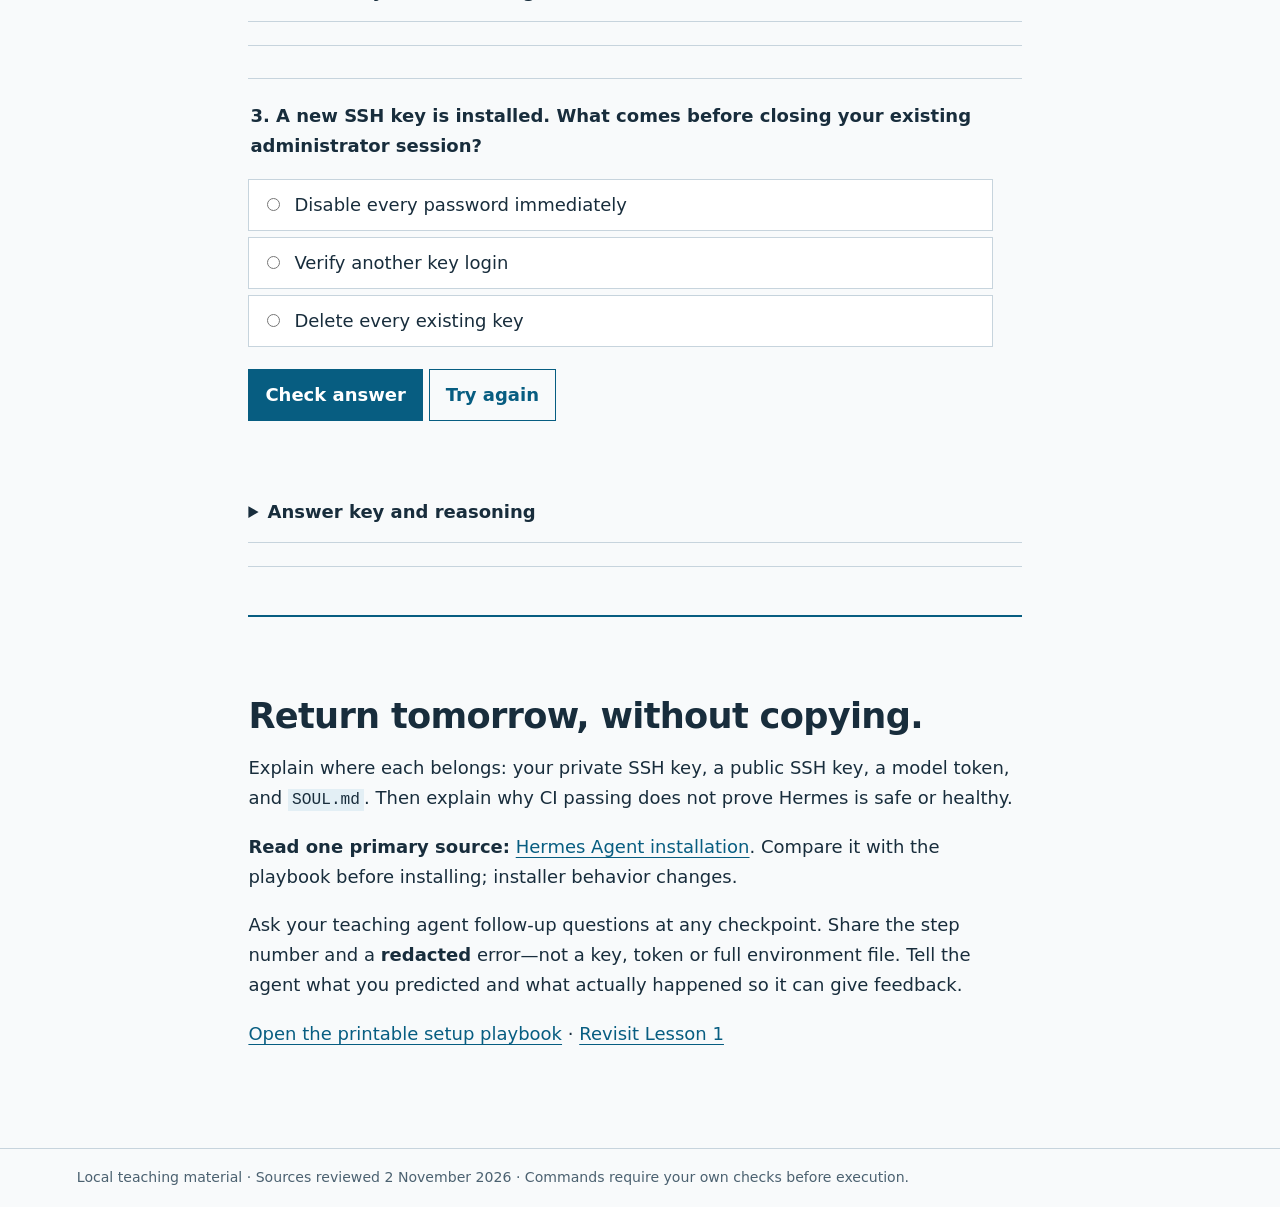
<file: lessons/0002-hermes-agent-setup.html>
<!doctype html>
<html lang="en"><head><meta charset="utf-8"><meta name="viewport" content="width=device-width,initial-scale=1"><title>Give Hermes a safe home — VPS lesson 2</title><link rel="stylesheet" href="../assets/course.css"><link rel="stylesheet" href="../assets/navigation.css"><script defer src="../assets/navigation.js"></script><script defer src="../assets/quiz.js"></script></head>
<body><a class="skip" href="#main">Skip to lesson</a><header class="site-header"><a class="brand" href="../index.html">VPS / Learning workspace</a><nav aria-label="Primary"><a href="../index.html">Home</a><details class="nav-menu"><summary aria-expanded="false">Lessons</summary><ul><li><a href="0001-vps-mental-model.html">Lesson 1 · Understand your VPS</a></li><li><a href="0002-hermes-agent-setup.html" aria-current="page">Lesson 2 · Set up Hermes Agent</a></li><li><a href="0003-pi-software-factory.html">Lesson 3 · Run a Pi software factory</a></li><li><a href="0004-n8n-vps.html">Lesson 4 · Make one workflow reliable</a></li><li><a href="0005-manual-service-setup.html">Lesson 5 · Maintain service versions</a></li><li><a href="0006-service-cicd.html">Lesson 6 · Automate the checked path</a></li><li><a href="0007-service-recovery.html">Lesson 7 · Prove you can recover</a></li></ul></details><details class="nav-menu"><summary aria-expanded="false">Playbooks</summary><ul><li><a href="../reference/pi-factory-playbook.html">Pi factory playbook</a></li><li><a href="../reference/hermes-setup-playbook.html">Hermes setup playbook</a></li><li><a href="../reference/vps-field-guide.html">VPS field guide</a></li><li><a href="../reference/n8n-vps-playbook.html">n8n VPS playbook</a></li><li><a href="../reference/manual-service-playbook.html">Manual service playbook</a></li><li><a href="../reference/service-cicd-playbook.html">Service CI/CD playbook</a></li><li><a href="../reference/service-recovery-playbook.html">Service recovery playbook</a></li></ul></details></nav></header>
<div class="site-layout"><details class="sidebar" id="sidebar" open><summary>Learning path</summary><div class="sidebar-content"><nav aria-label="Learning path"><h2>Learning path</h2><ul><li><a href="../index.html#roadmap">Learning roadmap</a></li><li><a href="0001-vps-mental-model.html">Understand your VPS</a></li><li><a href="0002-hermes-agent-setup.html">Set up Hermes Agent</a></li><li><a href="0003-pi-software-factory.html">Run a Pi software factory</a></li><li><a href="../reference/pi-factory-playbook.html">Pi factory playbook</a></li><li><a href="../reference/hermes-setup-playbook.html">Hermes setup playbook</a></li><li><a href="../reference/vps-field-guide.html#glossary">VPS glossary</a></li><li><a href="0004-n8n-vps.html">Make one workflow reliable</a></li><li><a href="../reference/n8n-vps-playbook.html">n8n VPS playbook</a></li><li><a href="0005-manual-service-setup.html">Manual First · Lesson 5</a></li><li><a href="0006-service-cicd.html">CI/CD · Lesson 6</a></li><li><a href="0007-service-recovery.html">Recovery · Lesson 7</a></li><li><a href="../reference/manual-service-playbook.html">Manual service playbook</a></li><li><a href="../reference/service-cicd-playbook.html">Service CI/CD playbook</a></li><li><a href="../reference/service-recovery-playbook.html">Service recovery playbook</a></li></ul></nav></div></details>
<main id="main"><h1>Give Hermes a safe home.</h1><p class="lead">Connect from Windows, run Hermes as an ordinary Ubuntu user, then learn what belongs in Git—and what must stay out.</p><p class="meta">Lesson 2 · 10-minute explanation · practical setup: allow 45–90 minutes, plus an optional CI/CD lab</p><article>
<div class="notice"><strong>This page does not configure your VPS.</strong><p>You reported Ubuntu 24.04 LTS. Its resources, current accounts and firewall have not been inspected. The commands live in the linked playbook, with stop points. We assume <a href="https://github.com/NousResearch/hermes-agent">Nous Research’s Hermes Agent</a>, not another product named Hermes.</p></div>
<h2 id="recall" tabindex="-1">First, retrieve one idea.</h2><p>Before reopening <a href="0001-vps-mental-model.html#boundaries">Lesson 1</a>: what is the difference between connecting by SSH and visiting a website? Say it aloud. SSH gives you a server shell; it does not require publishing a web application.</p>
<h2 id="map" tabindex="-1">Three places, three jobs</h2><dl><dt><strong>Your Windows computer</strong></dt><dd>PowerShell runs your SSH client. Your private login key stays here. VS Code can edit a remote project through the same SSH connection. <a href="https://code.visualstudio.com/docs/remote/ssh">VS Code source</a></dd><dt><strong>Your Ubuntu VPS</strong></dt><dd>Runs Hermes and stores its private credentials and state under the Hermes user’s home. An administrator prepares the machine; the <code>hermes</code> account runs the agent without sudo privileges.</dd><dt><strong>Your GitHub repository</strong></dt><dd>Stores reviewed, non-secret instructions and deployment examples. It is neither a backup of the whole VPS nor the agent’s private home. GitHub Actions can check a commit and send one approved file to the server.</dd></dl>
<p>The goal is not to fork and redeploy the entire Hermes application on every push. Use the official installer/updater for Hermes itself. Your small <code>hermes-ops</code> repository manages your own instructions. <a href="https://hermes-agent.nousresearch.com/docs/getting-started/updating/">Official update methods</a></p>
<h2 id="keys" tabindex="-1">An SSH key is a pair, not a password to paste everywhere.</h2><p>Your <strong>public key</strong> goes in the server’s <code>authorized_keys</code>. Your <strong>private key</strong> proves you own it and must stay private. A passphrase protects your personal private key if someone steals the file. <a href="https://documentation.ubuntu.com/server/how-to/security/openssh-server/">Ubuntu’s SSH guide</a></p>
<div class="note"><strong>Two different checks happen.</strong><p>Your key proves your identity to the server. The server’s host key proves its identity to you. Compare its fingerprint with the provider’s recovery console before accepting a first connection. Never solve a host-key warning by blindly disabling checking.</p></div>
<div class="note"><strong>A local permissions error happens before the VPS.</strong><p>If Windows OpenSSH rejects <code>~\.ssh\config</code> because an unrecognized SID has access, fix that local file’s permissions first. In this case, VS Code’s <code>UnparsableOutput</code> is only the follow-on error, not a server setup failure. Follow the <a href="../reference/hermes-setup-playbook.html#windows-ssh-config">Windows config repair and two verification gates</a>: local config evaluation, then a real command-line SSH login, before retrying Remote-SSH. Do not open firewall ports or weaken SSH checks to solve it.</p></div>
<p><strong>Using another computer?</strong> SSH keys and config belong to each local machine/account. Give the new computer its own personal key, append only its public key on the VPS, and verify the server fingerprint again. Do not replace existing authorized keys or carry Windows permissions across accounts. Follow the <a href="../reference/hermes-setup-playbook.html#ssh-other-machines">other-machines checklist</a>, including what changes for another VPS or a macOS/Linux client.</p>
<p>Later, CI uses a <em>separate</em> deployment key. It is restricted to replacing one instruction file; it must not be your personal administrator key. Your GitHub account authentication is a third, separate concern.</p>
<h2 id="practice" tabindex="-1">Your first tangible win: one safe conversation.</h2><ol class="checklist"><li>Open the <a href="../reference/hermes-setup-playbook.html#requirements">requirements checkpoint</a>. Confirm recovery access before changing accounts.</li><li>Follow <a href="../reference/hermes-setup-playbook.html#ssh">PowerShell SSH setup</a>. Test a second connection while the first remains open.</li><li>Follow <a href="../reference/hermes-setup-playbook.html#install">the non-root installation</a>. Configure a paid/API-backed or supported subscription provider; the VPS does not include model access.</li><li>Start Hermes and ask: “Explain the difference between a public SSH key and a private SSH key. Do not execute tools.” Check the answer against the explanation above.</li></ol>
<p><strong>Stop here for today if this was new.</strong> Do not add a messaging bot or automation until ordinary SSH and a simple Hermes chat work. With a local terminal backend, agent tools can act with the account’s permissions; prompt wording is not a security sandbox. Use a dedicated account without access to unrelated production data. <a href="https://hermes-agent.nousresearch.com/docs/user-guide/configuration/">Configuration and tool backends</a></p>
<h2 id="automation" tabindex="-1">CI checks. CD delivers.</h2><p><strong>Continuous integration (CI)</strong> checks a proposed change. <strong>Continuous deployment (CD)</strong> applies a change automatically after its gates pass. With a manual approval gate, this lab is more precisely <em>continuous delivery</em>; the file transfer after approval is automated.</p><ol><li>Edit <code>SOUL.md</code> in your development project.</li><li>Push a branch and open a pull request. CI checks the file’s format.</li><li>Review the actual instructions, then merge to <code>main</code>.</li><li>Approve the protected <code>production</code> deployment. Actions sends only <code>SOUL.md</code>.</li><li>Open a fresh Hermes conversation and test the change; restore the previous file if needed.</li></ol>
<p><code>SOUL.md</code> defines Hermes’s primary identity and replaces its default identity. It is powerful configuration, not an innocent note. The lab keeps credentials, sessions, memory and the installation out of Git. A passing format check is <strong>not</strong> a safety review or proof that the agent behaves correctly. <a href="https://hermes-agent.nousresearch.com/docs/user-guide/configuration/#context-files-soulmd-agentsmd">Context-file source</a></p><p>Ready later? Follow the <a href="../reference/hermes-setup-playbook.html#repo">repository steps</a> and <a href="../reference/hermes-setup-playbook.html#cicd">optional deployment lab</a>.</p>
<h2 id="quiz" tabindex="-1">Close the explanation. Retrieve the boundaries.</h2><noscript>JavaScript is disabled. Open each answer key for feedback.</noscript>
<form class="quiz" data-answer="c" data-explanation="The public key belongs on the server. The personal private key stays on your Windows computer; CI gets a separate restricted key."><fieldset><legend>1. Which item belongs in the VPS authorized_keys file?</legend><label><input type="radio" name="q4" value="a"> Your private login key</label><label><input type="radio" name="q4" value="b"> Your model access token</label><label><input type="radio" name="q4" value="c"> Your public login key</label></fieldset><button type="submit">Check answer</button> <button class="secondary" type="reset">Try again</button><p class="feedback" role="status" aria-live="polite"></p><details><summary>Answer key and reasoning</summary><p>Your public login key. Never upload the private half to the VPS or put it in the repository.</p></details></form>
<form class="quiz" data-answer="a" data-explanation="The lesson deploys reviewed instructions only. A model API token and private conversation history must stay out of Git, even in a private repository."><fieldset><legend>2. Which file is this lab designed to version and deploy?</legend><label><input type="radio" name="q5" value="a"> Reviewed agent instruction file</label><label><input type="radio" name="q5" value="b"> Secret model credential file</label><label><input type="radio" name="q5" value="c"> Private conversation history file</label></fieldset><button type="submit">Check answer</button> <button class="secondary" type="reset">Try again</button><p class="feedback" role="status" aria-live="polite"></p><details><summary>Answer key and reasoning</summary><p>Reviewed agent instruction file. Ignore rules help avoid accidents but do not remove a secret already committed to history. Revoke a leaked credential first.</p></details></form>
<form class="quiz" data-answer="b" data-explanation="Test a second login before closing your working session. Recovery-console access is your fallback, not a reason to take avoidable risks."><fieldset><legend>3. A new SSH key is installed. What comes before closing your existing administrator session?</legend><label><input type="radio" name="q6" value="a"> Disable every password immediately</label><label><input type="radio" name="q6" value="b"> Verify another key login</label><label><input type="radio" name="q6" value="c"> Delete every existing key</label></fieldset><button type="submit">Check answer</button> <button class="secondary" type="reset">Try again</button><p class="feedback" role="status" aria-live="polite"></p><details><summary>Answer key and reasoning</summary><p>Verify another key login. Keep a known working session and provider recovery access. Hardening must not strand you outside your own server.</p></details></form>
<section class="end"><h2 id="next" tabindex="-1">Return tomorrow, without copying.</h2><p>Explain where each belongs: your private SSH key, a public SSH key, a model token, and <code>SOUL.md</code>. Then explain why CI passing does not prove Hermes is safe or healthy.</p><p><strong>Read one primary source:</strong> <a href="https://hermes-agent.nousresearch.com/docs/getting-started/installation/">Hermes Agent installation</a>. Compare it with the playbook before installing; installer behavior changes.</p><p>Ask your teaching agent follow-up questions at any checkpoint. Share the step number and a <strong>redacted</strong> error—not a key, token or full environment file. Tell the agent what you predicted and what actually happened so it can give feedback.</p><p><a href="../reference/hermes-setup-playbook.html">Open the printable setup playbook</a> · <a href="0001-vps-mental-model.html">Revisit Lesson 1</a></p></section>
</article></main><details class="sidebar contents-rail" id="page-contents" open><summary>On this page</summary><div class="sidebar-content"><nav aria-label="Table of contents"><h2>On this page</h2><ol><li><a href="#recall">Recall before commands</a></li><li><a href="#map">Know the three places</a></li><li><a href="#keys">Understand SSH keys</a></li><li><a href="#practice">Get your first win</a></li><li><a href="#automation">Understand CI/CD</a></li><li><a href="#quiz">Test your recall</a></li><li><a href="#next">Return tomorrow</a></li></ol></nav></div></details></div><footer>Local teaching material · Sources reviewed 2 November 2026 · Commands require your own checks before execution.</footer></body></html>
</file>
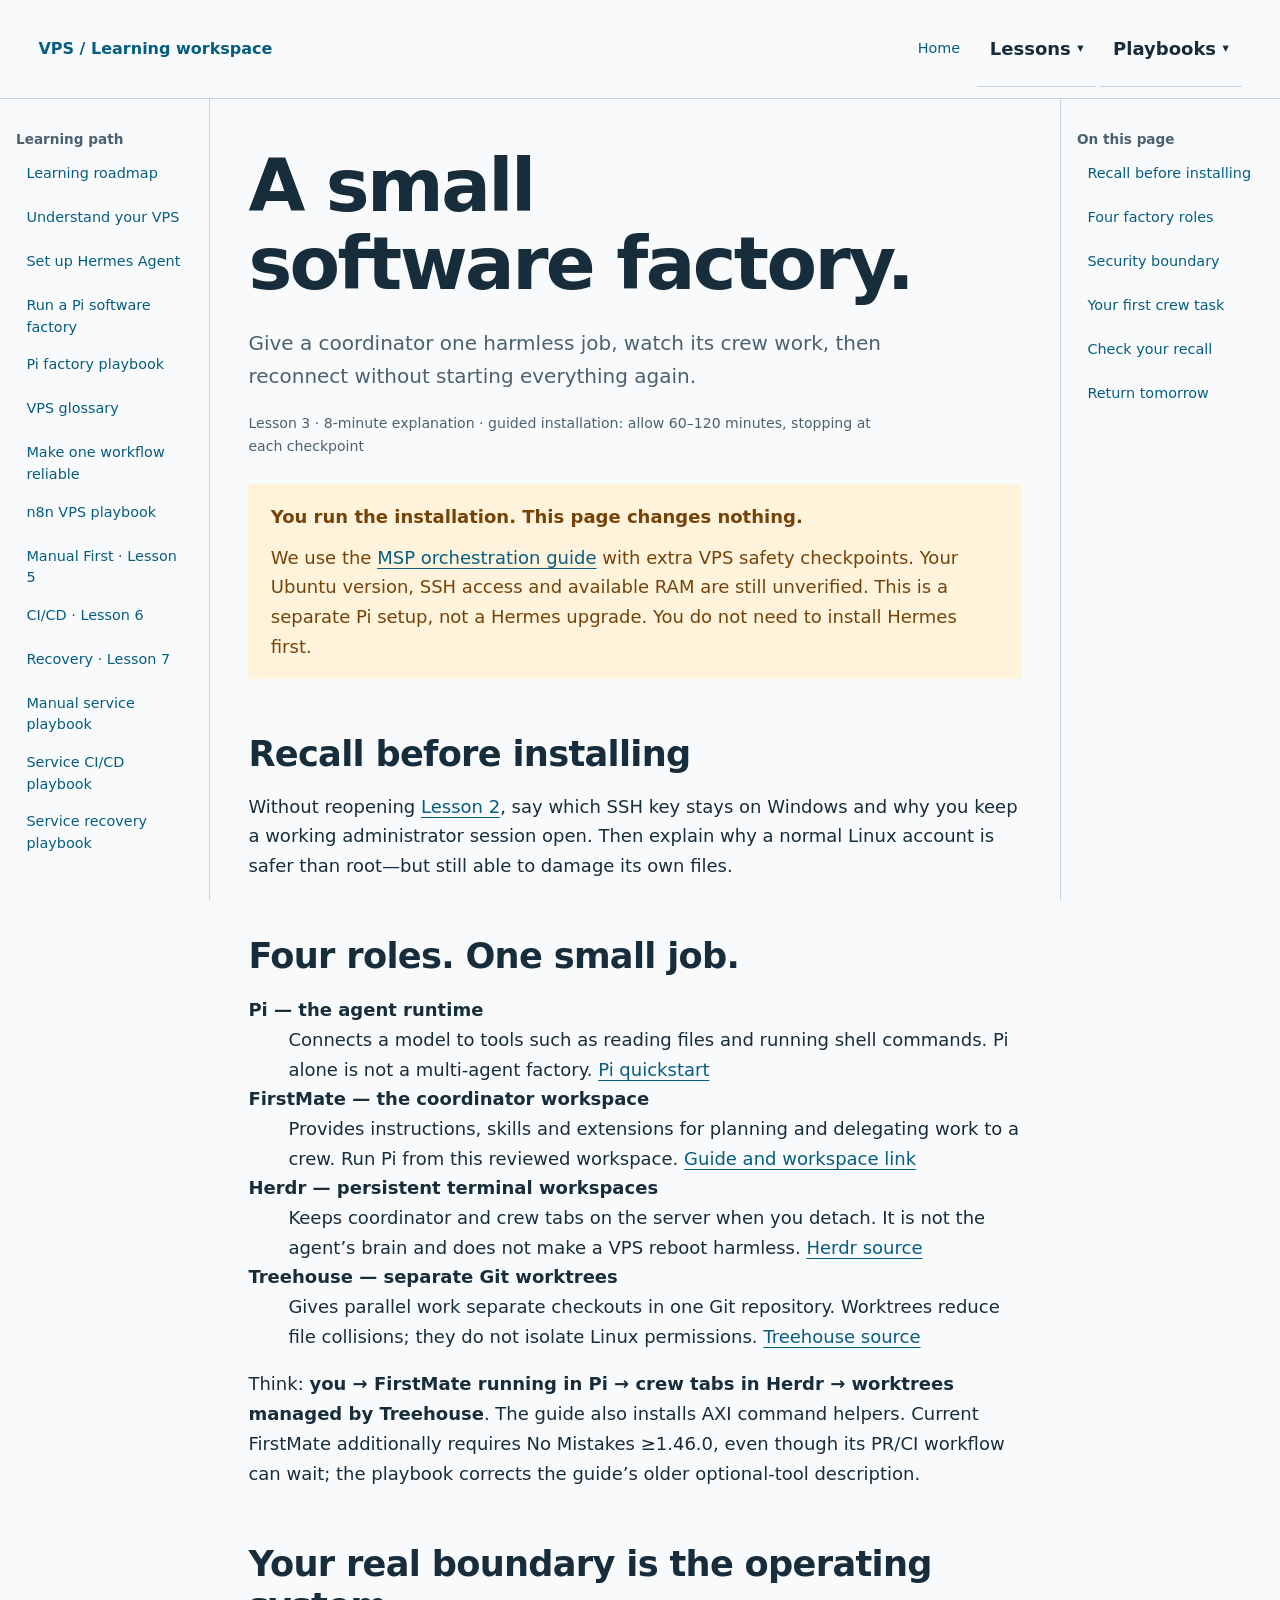
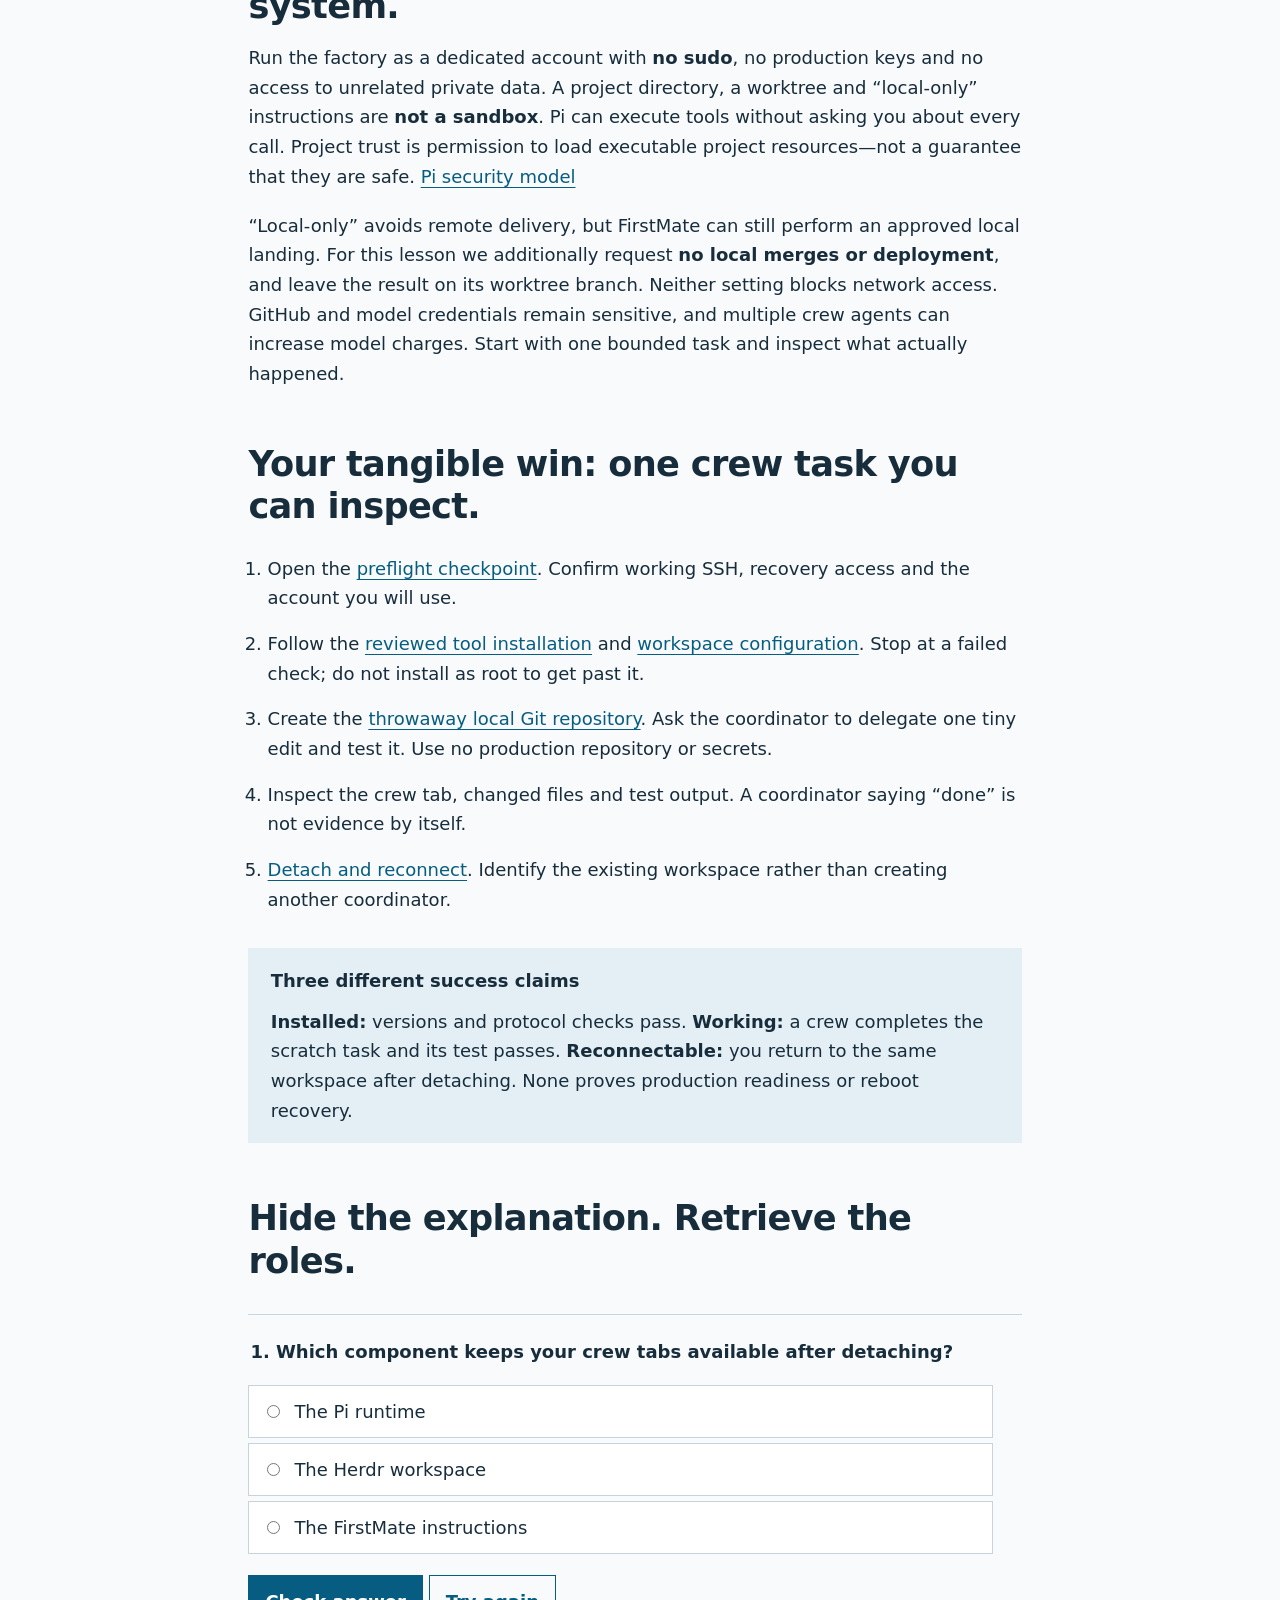
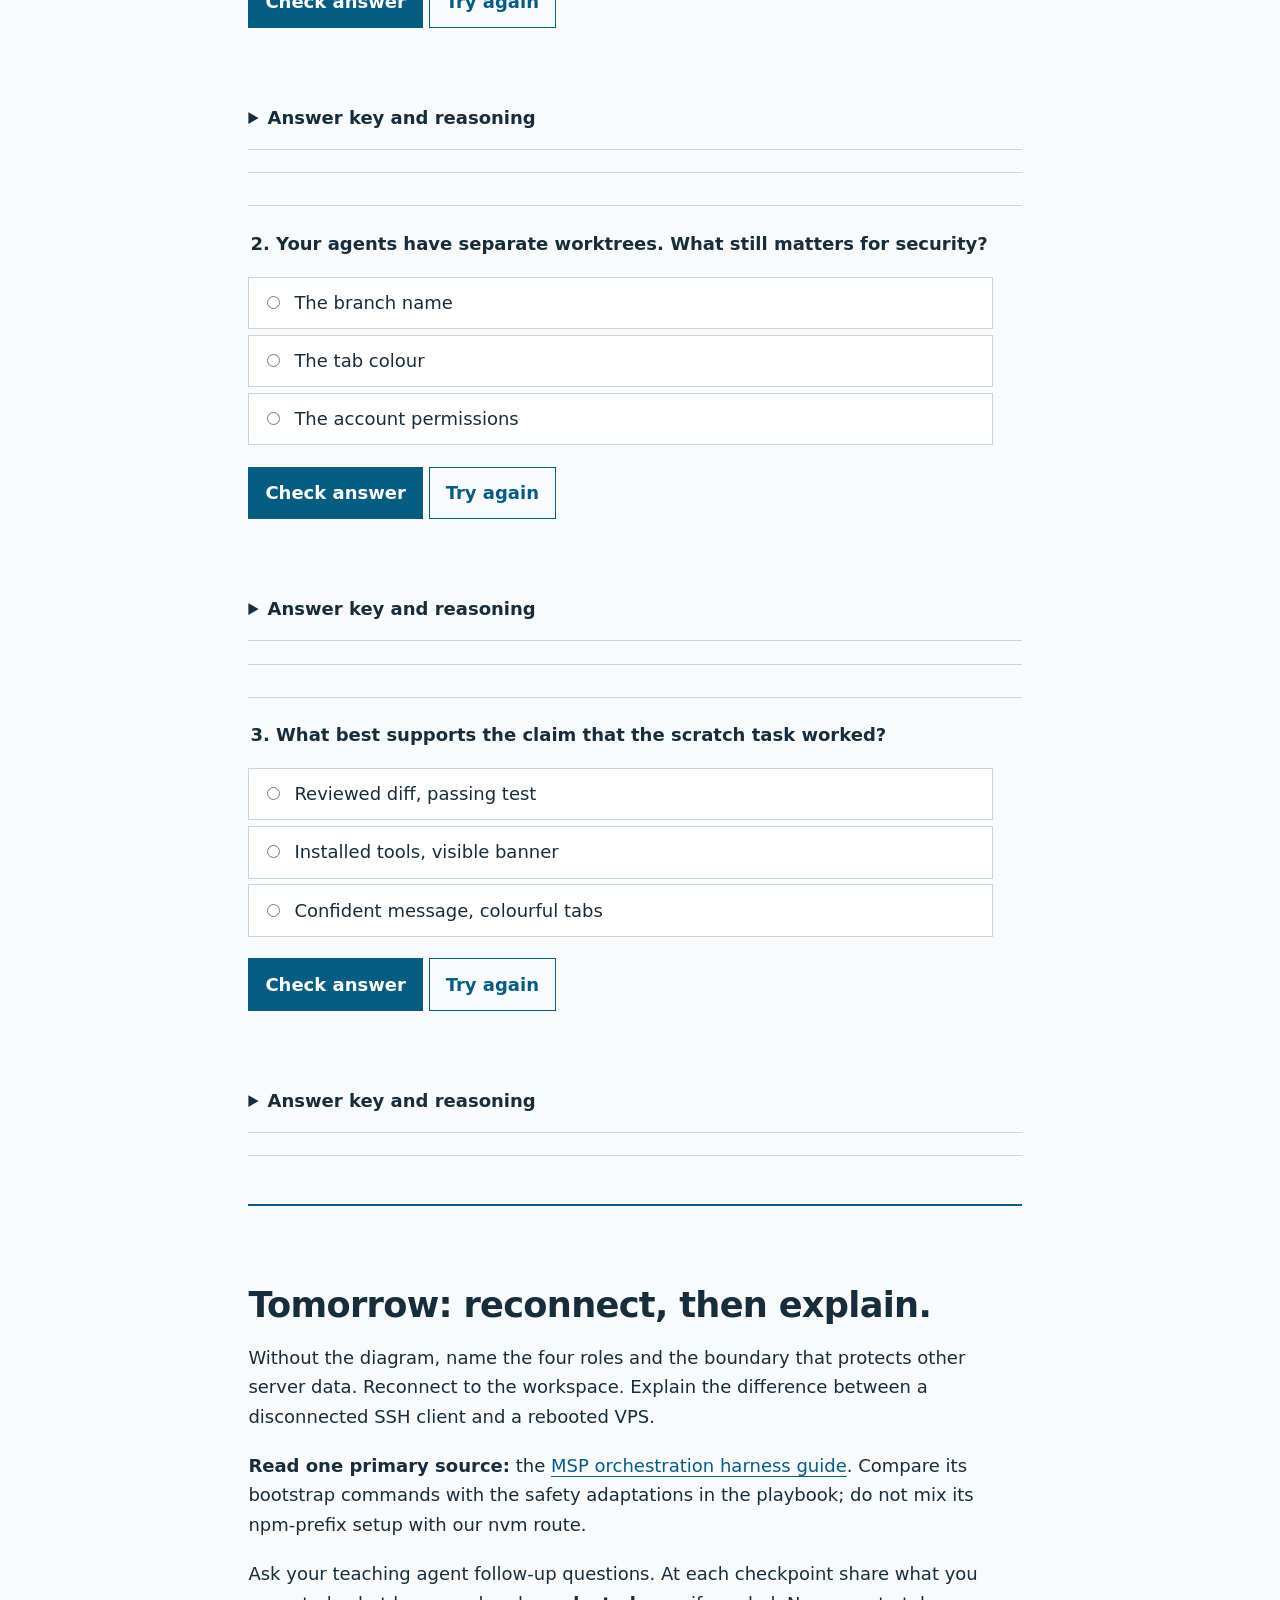
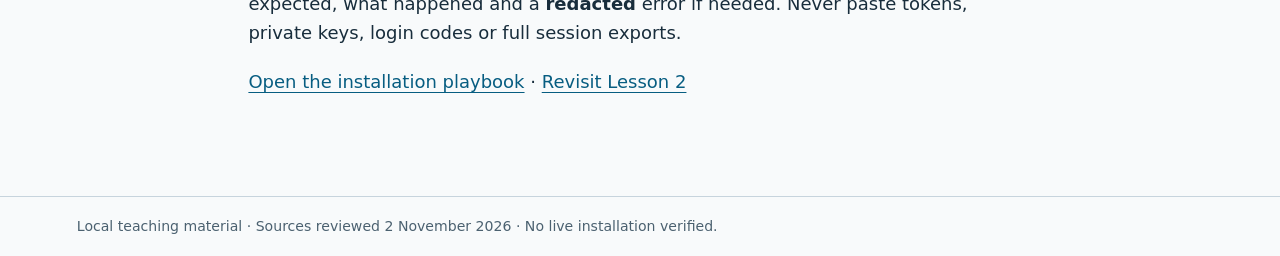
<file: lessons/0003-pi-software-factory.html>
<!doctype html>
<html lang="en"><head><meta charset="utf-8"><meta name="viewport" content="width=device-width,initial-scale=1"><title>A small software factory — VPS lesson 3</title><link rel="stylesheet" href="../assets/course.css"><link rel="stylesheet" href="../assets/navigation.css"><script defer src="../assets/navigation.js"></script><script defer src="../assets/quiz.js"></script></head>
<body><a class="skip" href="#main">Skip to lesson</a><header class="site-header"><a class="brand" href="../index.html">VPS / Learning workspace</a><nav aria-label="Primary"><a href="../index.html">Home</a><details class="nav-menu"><summary aria-expanded="false">Lessons</summary><ul><li><a href="0001-vps-mental-model.html">Lesson 1 · Understand your VPS</a></li><li><a href="0002-hermes-agent-setup.html">Lesson 2 · Set up Hermes Agent</a></li><li><a href="0003-pi-software-factory.html" aria-current="page">Lesson 3 · Run a Pi software factory</a></li><li><a href="0004-n8n-vps.html">Lesson 4 · Make one workflow reliable</a></li><li><a href="0005-manual-service-setup.html">Lesson 5 · Maintain service versions</a></li><li><a href="0006-service-cicd.html">Lesson 6 · Automate the checked path</a></li><li><a href="0007-service-recovery.html">Lesson 7 · Prove you can recover</a></li></ul></details><details class="nav-menu"><summary aria-expanded="false">Playbooks</summary><ul><li><a href="../reference/pi-factory-playbook.html">Pi factory playbook</a></li><li><a href="../reference/hermes-setup-playbook.html">Hermes setup playbook</a></li><li><a href="../reference/vps-field-guide.html">VPS field guide</a></li><li><a href="../reference/n8n-vps-playbook.html">n8n VPS playbook</a></li><li><a href="../reference/manual-service-playbook.html">Manual service playbook</a></li><li><a href="../reference/service-cicd-playbook.html">Service CI/CD playbook</a></li><li><a href="../reference/service-recovery-playbook.html">Service recovery playbook</a></li></ul></details></nav></header>
<div class="site-layout"><details class="sidebar" id="sidebar" open><summary>Learning path</summary><div class="sidebar-content"><nav aria-label="Learning path"><h2>Learning path</h2><ul><li><a href="../index.html#roadmap">Learning roadmap</a></li><li><a href="0001-vps-mental-model.html">Understand your VPS</a></li><li><a href="0002-hermes-agent-setup.html">Set up Hermes Agent</a></li><li><a href="0003-pi-software-factory.html">Run a Pi software factory</a></li><li><a href="../reference/pi-factory-playbook.html">Pi factory playbook</a></li><li><a href="../reference/vps-field-guide.html#glossary">VPS glossary</a></li><li><a href="0004-n8n-vps.html">Make one workflow reliable</a></li><li><a href="../reference/n8n-vps-playbook.html">n8n VPS playbook</a></li><li><a href="0005-manual-service-setup.html">Manual First · Lesson 5</a></li><li><a href="0006-service-cicd.html">CI/CD · Lesson 6</a></li><li><a href="0007-service-recovery.html">Recovery · Lesson 7</a></li><li><a href="../reference/manual-service-playbook.html">Manual service playbook</a></li><li><a href="../reference/service-cicd-playbook.html">Service CI/CD playbook</a></li><li><a href="../reference/service-recovery-playbook.html">Service recovery playbook</a></li></ul></nav></div></details>
<main id="main"><h1>A small software factory.</h1><p class="lead">Give a coordinator one harmless job, watch its crew work, then reconnect without starting everything again.</p><p class="meta">Lesson 3 · 8-minute explanation · guided installation: allow 60–120 minutes, stopping at each checkpoint</p><article>
<div class="notice"><strong>You run the installation. This page changes nothing.</strong><p>We use the <a href="https://leonard-data.github.io/msp/docs/orches-harness/">MSP orchestration guide</a> with extra VPS safety checkpoints. Your Ubuntu version, SSH access and available RAM are still unverified. This is a separate Pi setup, not a Hermes upgrade. You do not need to install Hermes first.</p></div>
<h2 id="recall" tabindex="-1">Recall before installing</h2><p>Without reopening <a href="0002-hermes-agent-setup.html#keys">Lesson 2</a>, say which SSH key stays on Windows and why you keep a working administrator session open. Then explain why a normal Linux account is safer than root—but still able to damage its own files.</p>
<h2 id="roles" tabindex="-1">Four roles. One small job.</h2><dl><dt><strong>Pi — the agent runtime</strong></dt><dd>Connects a model to tools such as reading files and running shell commands. Pi alone is not a multi-agent factory. <a href="https://pi.dev/docs/latest/quickstart/">Pi quickstart</a></dd><dt><strong>FirstMate — the coordinator workspace</strong></dt><dd>Provides instructions, skills and extensions for planning and delegating work to a crew. Run Pi from this reviewed workspace. <a href="https://leonard-data.github.io/msp/docs/orches-harness/">Guide and workspace link</a></dd><dt><strong>Herdr — persistent terminal workspaces</strong></dt><dd>Keeps coordinator and crew tabs on the server when you detach. It is not the agent’s brain and does not make a VPS reboot harmless. <a href="https://github.com/herdrdev/herdr">Herdr source</a></dd><dt><strong>Treehouse — separate Git worktrees</strong></dt><dd>Gives parallel work separate checkouts in one Git repository. Worktrees reduce file collisions; they do not isolate Linux permissions. <a href="https://github.com/kunchenguid/treehouse">Treehouse source</a></dd></dl>
<p>Think: <strong>you → FirstMate running in Pi → crew tabs in Herdr → worktrees managed by Treehouse</strong>. The guide also installs AXI command helpers. Current FirstMate additionally requires No Mistakes ≥1.46.0, even though its PR/CI workflow can wait; the playbook corrects the guide’s older optional-tool description.</p>
<h2 id="boundary" tabindex="-1">Your real boundary is the operating system.</h2><p>Run the factory as a dedicated account with <strong>no sudo</strong>, no production keys and no access to unrelated private data. A project directory, a worktree and “local-only” instructions are <strong>not a sandbox</strong>. Pi can execute tools without asking you about every call. Project trust is permission to load executable project resources—not a guarantee that they are safe. <a href="https://pi.dev/docs/latest/security/">Pi security model</a></p><p>“Local-only” avoids remote delivery, but FirstMate can still perform an approved local landing. For this lesson we additionally request <strong>no local merges or deployment</strong>, and leave the result on its worktree branch. Neither setting blocks network access. GitHub and model credentials remain sensitive, and multiple crew agents can increase model charges. Start with one bounded task and inspect what actually happened.</p>
<h2 id="practice" tabindex="-1">Your tangible win: one crew task you can inspect.</h2><ol class="checklist"><li>Open the <a href="../reference/pi-factory-playbook.html#preflight">preflight checkpoint</a>. Confirm working SSH, recovery access and the account you will use.</li><li>Follow the <a href="../reference/pi-factory-playbook.html#tools">reviewed tool installation</a> and <a href="../reference/pi-factory-playbook.html#workspace">workspace configuration</a>. Stop at a failed check; do not install as root to get past it.</li><li>Create the <a href="../reference/pi-factory-playbook.html#project">throwaway local Git repository</a>. Ask the coordinator to delegate one tiny edit and test it. Use no production repository or secrets.</li><li>Inspect the crew tab, changed files and test output. A coordinator saying “done” is not evidence by itself.</li><li><a href="../reference/pi-factory-playbook.html#reconnect">Detach and reconnect</a>. Identify the existing workspace rather than creating another coordinator.</li></ol>
<div class="note"><strong>Three different success claims</strong><p><strong>Installed:</strong> versions and protocol checks pass. <strong>Working:</strong> a crew completes the scratch task and its test passes. <strong>Reconnectable:</strong> you return to the same workspace after detaching. None proves production readiness or reboot recovery.</p></div>
<h2 id="quiz" tabindex="-1">Hide the explanation. Retrieve the roles.</h2><noscript>JavaScript is disabled. Open each answer key for feedback.</noscript>
<form class="quiz" data-answer="b" data-explanation="Herdr keeps the terminal workspace available across detach/reconnect. Pi runs the agent; FirstMate provides the coordinating workflow."><fieldset><legend>1. Which component keeps your crew tabs available after detaching?</legend><label><input type="radio" name="q7" value="a"> The Pi runtime</label><label><input type="radio" name="q7" value="b"> The Herdr workspace</label><label><input type="radio" name="q7" value="c"> The FirstMate instructions</label></fieldset><button type="submit">Check answer</button> <button class="secondary" type="reset">Try again</button><p class="feedback" role="status" aria-live="polite"></p><details><summary>Answer key and reasoning</summary><p>The Herdr workspace. Detach preserves a running workspace; reboot recovery is a different problem.</p></details></form>
<form class="quiz" data-answer="c" data-explanation="Treehouse separates working directories, not operating-system permissions. The account must not have sudo or unrelated sensitive files."><fieldset><legend>2. Your agents have separate worktrees. What still matters for security?</legend><label><input type="radio" name="q8" value="a"> The branch name</label><label><input type="radio" name="q8" value="b"> The tab colour</label><label><input type="radio" name="q8" value="c"> The account permissions</label></fieldset><button type="submit">Check answer</button> <button class="secondary" type="reset">Try again</button><p class="feedback" role="status" aria-live="polite"></p><details><summary>Answer key and reasoning</summary><p>The account permissions. Worktrees and local-only instructions are not a sandbox.</p></details></form>
<form class="quiz" data-answer="a" data-explanation="Inspect the actual diff and run the scratch test. Installed binaries or a success message do not demonstrate a working crew."><fieldset><legend>3. What best supports the claim that the scratch task worked?</legend><label><input type="radio" name="q9" value="a"> Reviewed diff, passing test</label><label><input type="radio" name="q9" value="b"> Installed tools, visible banner</label><label><input type="radio" name="q9" value="c"> Confident message, colourful tabs</label></fieldset><button type="submit">Check answer</button> <button class="secondary" type="reset">Try again</button><p class="feedback" role="status" aria-live="polite"></p><details><summary>Answer key and reasoning</summary><p>Reviewed diff, passing test. Also verify a real crew tab was used before claiming delegation works.</p></details></form>
<section class="end"><h2 id="next" tabindex="-1">Tomorrow: reconnect, then explain.</h2><p>Without the diagram, name the four roles and the boundary that protects other server data. Reconnect to the workspace. Explain the difference between a disconnected SSH client and a rebooted VPS.</p><p><strong>Read one primary source:</strong> the <a href="https://leonard-data.github.io/msp/docs/orches-harness/">MSP orchestration harness guide</a>. Compare its bootstrap commands with the safety adaptations in the playbook; do not mix its npm-prefix setup with our nvm route.</p><p>Ask your teaching agent follow-up questions. At each checkpoint share what you expected, what happened and a <strong>redacted</strong> error if needed. Never paste tokens, private keys, login codes or full session exports.</p><p><a href="../reference/pi-factory-playbook.html">Open the installation playbook</a> · <a href="0002-hermes-agent-setup.html">Revisit Lesson 2</a></p></section>
</article></main><details class="sidebar contents-rail" id="page-contents" open><summary>On this page</summary><div class="sidebar-content"><nav aria-label="Table of contents"><h2>On this page</h2><ol><li><a href="#recall">Recall before installing</a></li><li><a href="#roles">Four factory roles</a></li><li><a href="#boundary">Security boundary</a></li><li><a href="#practice">Your first crew task</a></li><li><a href="#quiz">Check your recall</a></li><li><a href="#next">Return tomorrow</a></li></ol></nav></div></details></div><footer>Local teaching material · Sources reviewed 2 November 2026 · No live installation verified.</footer></body></html>
</file>
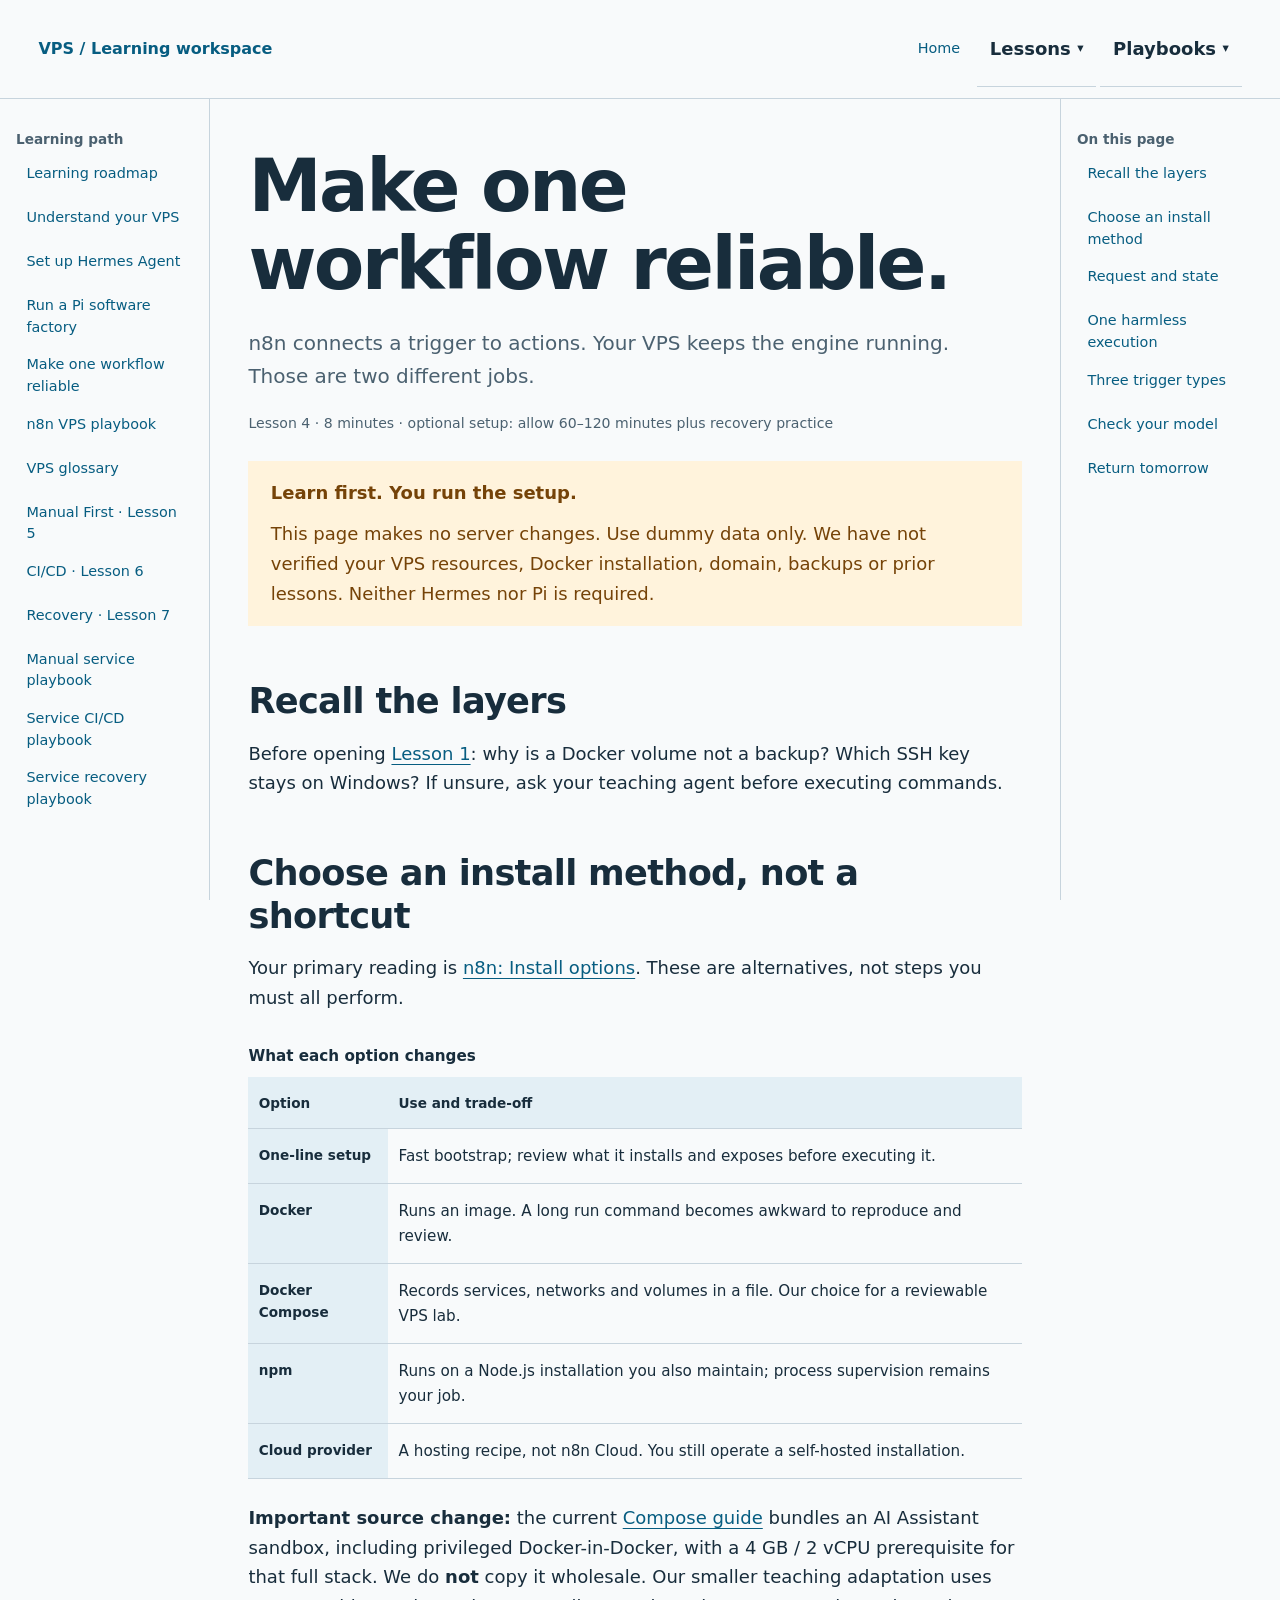
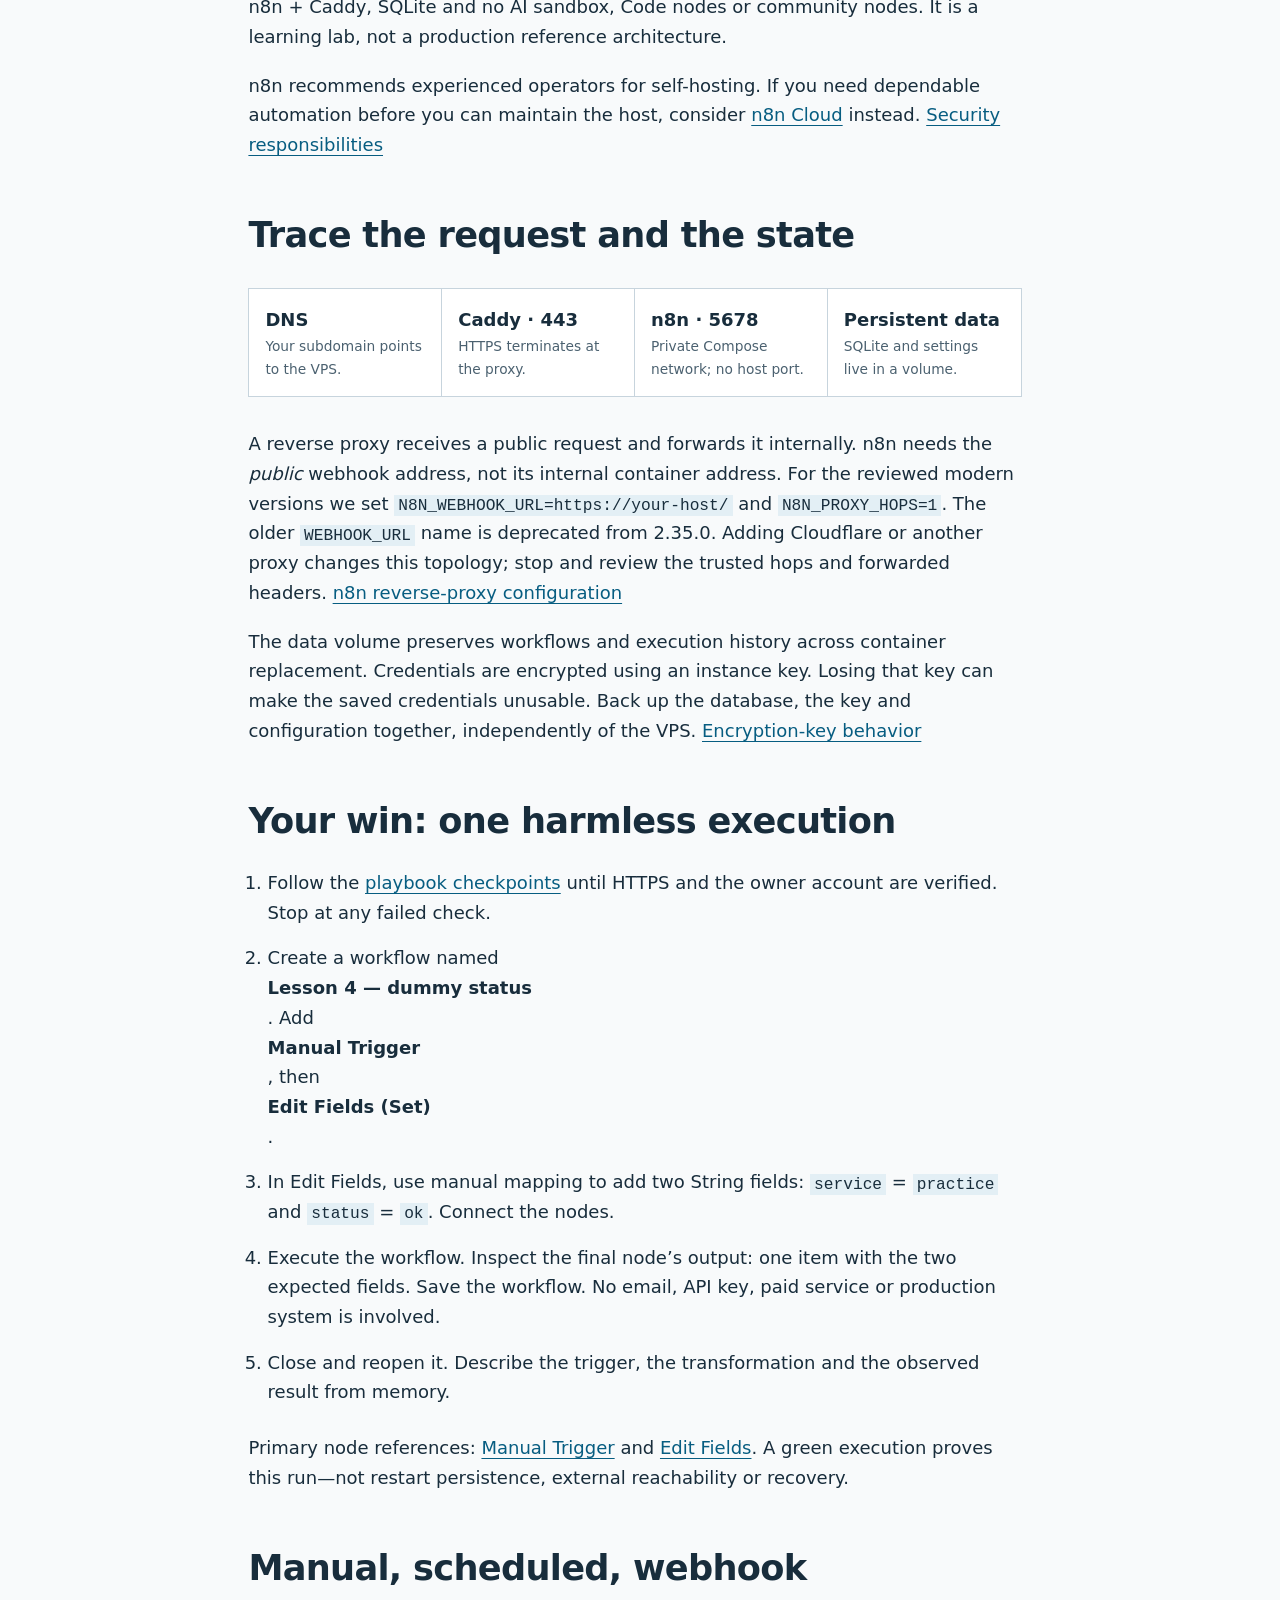
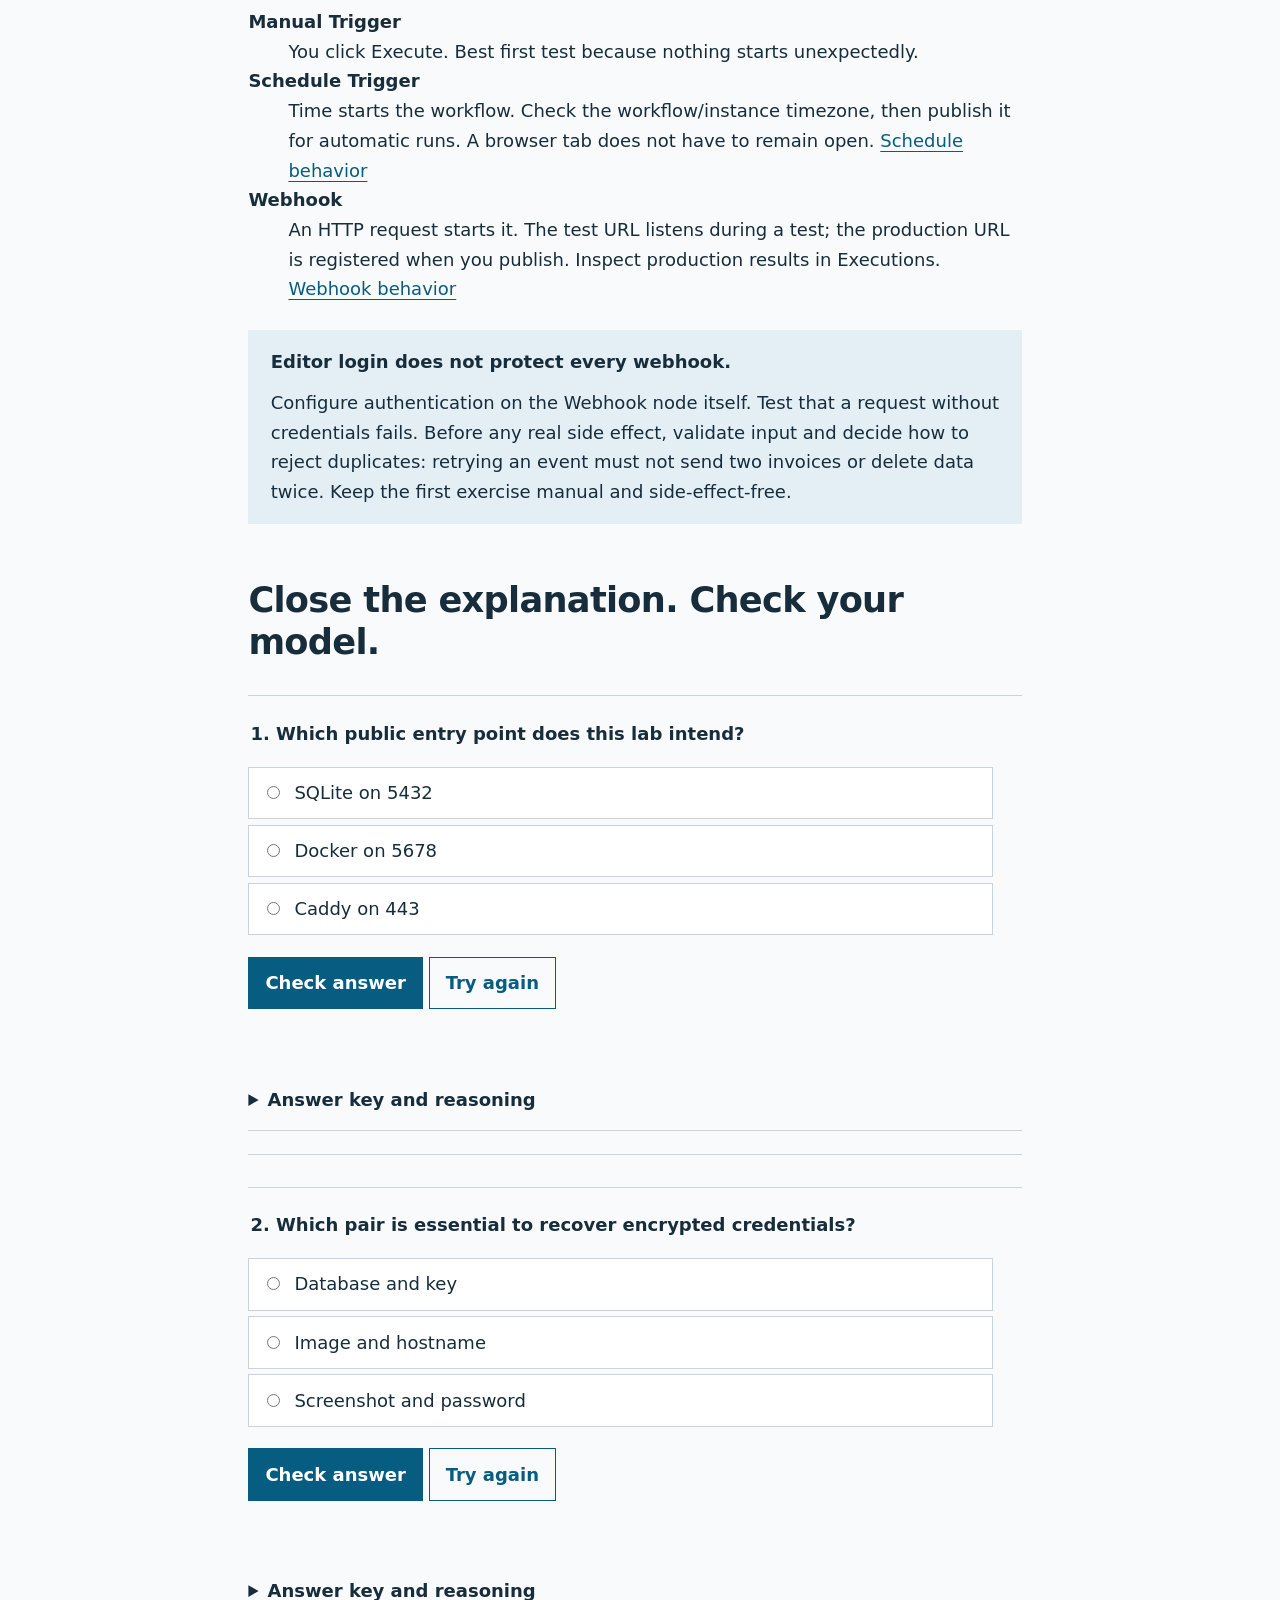
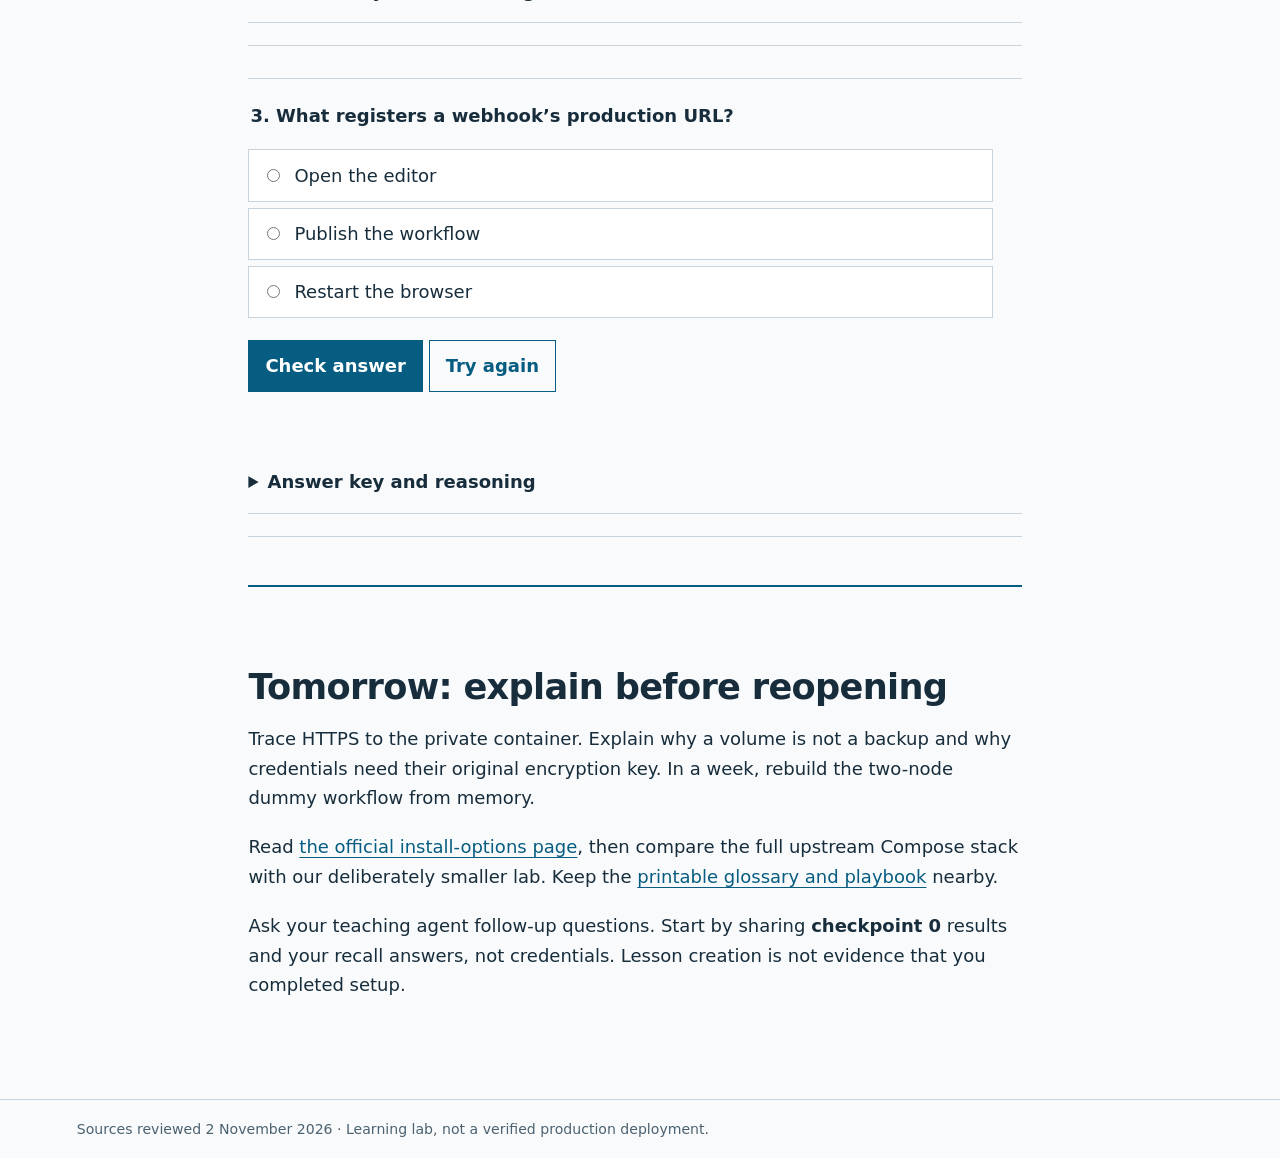
<file: lessons/0004-n8n-vps.html>
<!doctype html>
<html lang="en"><head><meta charset="utf-8"><meta name="viewport" content="width=device-width,initial-scale=1"><title>Make one workflow reliable — VPS lesson 4</title><link rel="stylesheet" href="../assets/course.css"><link rel="stylesheet" href="../assets/navigation.css"><script defer src="../assets/navigation.js"></script><script defer src="../assets/quiz.js"></script></head>
<body><a class="skip" href="#main">Skip to lesson</a><header class="site-header"><a class="brand" href="../index.html">VPS / Learning workspace</a><nav aria-label="Primary"><a href="../index.html">Home</a><details class="nav-menu"><summary aria-expanded="false">Lessons</summary><ul><li><a href="0001-vps-mental-model.html">Lesson 1 · Understand your VPS</a></li><li><a href="0002-hermes-agent-setup.html">Lesson 2 · Set up Hermes Agent</a></li><li><a href="0003-pi-software-factory.html">Lesson 3 · Run a Pi software factory</a></li><li><a href="0004-n8n-vps.html" aria-current="page">Lesson 4 · Make one workflow reliable</a></li><li><a href="0005-manual-service-setup.html">Lesson 5 · Maintain service versions</a></li><li><a href="0006-service-cicd.html">Lesson 6 · Automate the checked path</a></li><li><a href="0007-service-recovery.html">Lesson 7 · Prove you can recover</a></li></ul></details><details class="nav-menu"><summary aria-expanded="false">Playbooks</summary><ul><li><a href="../reference/pi-factory-playbook.html">Pi factory playbook</a></li><li><a href="../reference/hermes-setup-playbook.html">Hermes setup playbook</a></li><li><a href="../reference/vps-field-guide.html">VPS field guide</a></li><li><a href="../reference/n8n-vps-playbook.html">n8n VPS playbook</a></li><li><a href="../reference/manual-service-playbook.html">Manual service playbook</a></li><li><a href="../reference/service-cicd-playbook.html">Service CI/CD playbook</a></li><li><a href="../reference/service-recovery-playbook.html">Service recovery playbook</a></li></ul></details></nav></header>
<div class="site-layout"><details class="sidebar" id="sidebar" open><summary>Learning path</summary><div class="sidebar-content"><nav aria-label="Learning path"><h2>Learning path</h2><ul><li><a href="../index.html#roadmap">Learning roadmap</a></li><li><a href="0001-vps-mental-model.html">Understand your VPS</a></li><li><a href="0002-hermes-agent-setup.html">Set up Hermes Agent</a></li><li><a href="0003-pi-software-factory.html">Run a Pi software factory</a></li><li><a href="0004-n8n-vps.html">Make one workflow reliable</a></li><li><a href="../reference/n8n-vps-playbook.html">n8n VPS playbook</a></li><li><a href="../reference/vps-field-guide.html#glossary">VPS glossary</a></li><li><a href="0005-manual-service-setup.html">Manual First · Lesson 5</a></li><li><a href="0006-service-cicd.html">CI/CD · Lesson 6</a></li><li><a href="0007-service-recovery.html">Recovery · Lesson 7</a></li><li><a href="../reference/manual-service-playbook.html">Manual service playbook</a></li><li><a href="../reference/service-cicd-playbook.html">Service CI/CD playbook</a></li><li><a href="../reference/service-recovery-playbook.html">Service recovery playbook</a></li></ul></nav></div></details>
<main id="main"><h1>Make one workflow reliable.</h1><p class="lead">n8n connects a trigger to actions. Your VPS keeps the engine running. Those are two different jobs.</p><p class="meta">Lesson 4 · 8 minutes · optional setup: allow 60–120 minutes plus recovery practice</p><article>
<div class="notice"><strong>Learn first. You run the setup.</strong><p>This page makes no server changes. Use dummy data only. We have not verified your VPS resources, Docker installation, domain, backups or prior lessons. Neither Hermes nor Pi is required.</p></div>
<h2 id="recall" tabindex="-1">Recall the layers</h2><p>Before opening <a href="0001-vps-mental-model.html">Lesson 1</a>: why is a Docker volume not a backup? Which SSH key stays on Windows? If unsure, ask your teaching agent before executing commands.</p>
<h2 id="choose" tabindex="-1">Choose an install method, not a shortcut</h2><p>Your primary reading is <a href="https://docs.n8n.io/deploy/host-n8n/install-options">n8n: Install options</a>. These are alternatives, not steps you must all perform.</p>
<table><caption>What each option changes</caption><thead><tr><th scope="col">Option</th><th scope="col">Use and trade-off</th></tr></thead><tbody><tr><th scope="row">One-line setup</th><td>Fast bootstrap; review what it installs and exposes before executing it.</td></tr><tr><th scope="row">Docker</th><td>Runs an image. A long run command becomes awkward to reproduce and review.</td></tr><tr><th scope="row">Docker Compose</th><td>Records services, networks and volumes in a file. Our choice for a reviewable VPS lab.</td></tr><tr><th scope="row">npm</th><td>Runs on a Node.js installation you also maintain; process supervision remains your job.</td></tr><tr><th scope="row">Cloud provider</th><td>A hosting recipe, not n8n Cloud. You still operate a self-hosted installation.</td></tr></tbody></table>
<p><strong>Important source change:</strong> the current <a href="https://docs.n8n.io/deploy/host-n8n/install-options/install-using-docker-compose">Compose guide</a> bundles an AI Assistant sandbox, including privileged Docker-in-Docker, with a 4 GB / 2 vCPU prerequisite for that full stack. We do <strong>not</strong> copy it wholesale. Our smaller teaching adaptation uses n8n + Caddy, SQLite and no AI sandbox, Code nodes or community nodes. It is a learning lab, not a production reference architecture.</p><p>n8n recommends experienced operators for self-hosting. If you need dependable automation before you can maintain the host, consider <a href="https://n8n.io/cloud/">n8n Cloud</a> instead. <a href="https://docs.n8n.io/hosting/securing/overview/">Security responsibilities</a></p>
<h2 id="path" tabindex="-1">Trace the request and the state</h2><ol class="route" aria-label="n8n request path"><li><strong>DNS</strong><span>Your subdomain points to the VPS.</span></li><li><strong>Caddy · 443</strong><span>HTTPS terminates at the proxy.</span></li><li><strong>n8n · 5678</strong><span>Private Compose network; no host port.</span></li><li><strong>Persistent data</strong><span>SQLite and settings live in a volume.</span></li></ol>
<p>A reverse proxy receives a public request and forwards it internally. n8n needs the <em>public</em> webhook address, not its internal container address. For the reviewed modern versions we set <code>N8N_WEBHOOK_URL=https://your-host/</code> and <code>N8N_PROXY_HOPS=1</code>. The older <code>WEBHOOK_URL</code> name is deprecated from 2.35.0. Adding Cloudflare or another proxy changes this topology; stop and review the trusted hops and forwarded headers. <a href="https://docs.n8n.io/hosting/configuration/configuration-examples/webhook-url/">n8n reverse-proxy configuration</a></p>
<p>The data volume preserves workflows and execution history across container replacement. Credentials are encrypted using an instance key. Losing that key can make the saved credentials unusable. Back up the database, the key and configuration together, independently of the VPS. <a href="https://docs.n8n.io/hosting/configuration/configuration-examples/encryption-key/">Encryption-key behavior</a></p>
<h2 id="workflow" tabindex="-1">Your win: one harmless execution</h2><ol class="checklist"><li>Follow the <a href="../reference/n8n-vps-playbook.html#preflight">playbook checkpoints</a> until HTTPS and the owner account are verified. Stop at any failed check.</li><li>Create a workflow named <strong>Lesson 4 — dummy status</strong>. Add <strong>Manual Trigger</strong>, then <strong>Edit Fields (Set)</strong>.</li><li>In Edit Fields, use manual mapping to add two String fields: <code>service</code> = <code>practice</code> and <code>status</code> = <code>ok</code>. Connect the nodes.</li><li>Execute the workflow. Inspect the final node’s output: one item with the two expected fields. Save the workflow. No email, API key, paid service or production system is involved.</li><li>Close and reopen it. Describe the trigger, the transformation and the observed result from memory.</li></ol><p>Primary node references: <a href="https://docs.n8n.io/integrations/builtin/core-nodes/n8n-nodes-base.manualworkflowtrigger/">Manual Trigger</a> and <a href="https://docs.n8n.io/integrations/builtin/core-nodes/n8n-nodes-base.set/">Edit Fields</a>. A green execution proves this run—not restart persistence, external reachability or recovery.</p>
<h2 id="triggers" tabindex="-1">Manual, scheduled, webhook</h2><dl><dt><strong>Manual Trigger</strong></dt><dd>You click Execute. Best first test because nothing starts unexpectedly.</dd><dt><strong>Schedule Trigger</strong></dt><dd>Time starts the workflow. Check the workflow/instance timezone, then publish it for automatic runs. A browser tab does not have to remain open. <a href="https://docs.n8n.io/integrations/builtin/core-nodes/n8n-nodes-base.scheduletrigger/">Schedule behavior</a></dd><dt><strong>Webhook</strong></dt><dd>An HTTP request starts it. The test URL listens during a test; the production URL is registered when you publish. Inspect production results in Executions. <a href="https://docs.n8n.io/integrations/builtin/core-nodes/n8n-nodes-base.webhook/">Webhook behavior</a></dd></dl>
<div class="note"><strong>Editor login does not protect every webhook.</strong><p>Configure authentication on the Webhook node itself. Test that a request without credentials fails. Before any real side effect, validate input and decide how to reject duplicates: retrying an event must not send two invoices or delete data twice. Keep the first exercise manual and side-effect-free.</p></div>
<h2 id="quiz" tabindex="-1">Close the explanation. Check your model.</h2><noscript>JavaScript is disabled. Use each answer key for feedback.</noscript>
<form class="quiz" data-answer="c" data-explanation="The proxy exposes HTTPS; n8n stays private on the Compose network. Publishing 5678 bypasses this intended entry point."><fieldset><legend>1. Which public entry point does this lab intend?</legend><label><input type="radio" name="q10" value="a"> SQLite on 5432</label><label><input type="radio" name="q10" value="b"> Docker on 5678</label><label><input type="radio" name="q10" value="c"> Caddy on 443</label></fieldset><button type="submit">Check answer</button> <button class="secondary" type="reset">Try again</button><p class="feedback" role="status" aria-live="polite"></p><details><summary>Answer key and reasoning</summary><p>Caddy on 443. Port 80 is also used for certificate issuance and HTTPS redirects; n8n has no published host port.</p></details></form>
<form class="quiz" data-answer="a" data-explanation="A coordinated backup needs both the database and the credential-encryption key, plus configuration. A volume or workflow export alone is insufficient."><fieldset><legend>2. Which pair is essential to recover encrypted credentials?</legend><label><input type="radio" name="q11" value="a"> Database and key</label><label><input type="radio" name="q11" value="b"> Image and hostname</label><label><input type="radio" name="q11" value="c"> Screenshot and password</label></fieldset><button type="submit">Check answer</button> <button class="secondary" type="reset">Try again</button><p class="feedback" role="status" aria-live="polite"></p><details><summary>Answer key and reasoning</summary><p>Database and key. Recover the matching configuration too, and rehearse on separate storage.</p></details></form>
<form class="quiz" data-answer="b" data-explanation="The production webhook registers when you publish. Test listening and production registration are separate; node authentication is still required."><fieldset><legend>3. What registers a webhook’s production URL?</legend><label><input type="radio" name="q12" value="a"> Open the editor</label><label><input type="radio" name="q12" value="b"> Publish the workflow</label><label><input type="radio" name="q12" value="c"> Restart the browser</label></fieldset><button type="submit">Check answer</button> <button class="secondary" type="reset">Try again</button><p class="feedback" role="status" aria-live="polite"></p><details><summary>Answer key and reasoning</summary><p>Publish the workflow. Confirm the displayed production URL and inspect its actual execution.</p></details></form>
<section class="end"><h2 id="next" tabindex="-1">Tomorrow: explain before reopening</h2><p>Trace HTTPS to the private container. Explain why a volume is not a backup and why credentials need their original encryption key. In a week, rebuild the two-node dummy workflow from memory.</p><p>Read <a href="https://docs.n8n.io/deploy/host-n8n/install-options">the official install-options page</a>, then compare the full upstream Compose stack with our deliberately smaller lab. Keep the <a href="../reference/n8n-vps-playbook.html#glossary">printable glossary and playbook</a> nearby.</p><p>Ask your teaching agent follow-up questions. Start by sharing <strong>checkpoint 0</strong> results and your recall answers, not credentials. Lesson creation is not evidence that you completed setup.</p></section>
</article></main><details class="sidebar contents-rail" id="page-contents" open><summary>On this page</summary><div class="sidebar-content"><nav aria-label="Table of contents"><h2>On this page</h2><ol><li><a href="#recall">Recall the layers</a></li><li><a href="#choose">Choose an install method</a></li><li><a href="#path">Request and state</a></li><li><a href="#workflow">One harmless execution</a></li><li><a href="#triggers">Three trigger types</a></li><li><a href="#quiz">Check your model</a></li><li><a href="#next">Return tomorrow</a></li></ol></nav></div></details></div><footer>Sources reviewed 2 November 2026 · Learning lab, not a verified production deployment.</footer></body></html>
</file>
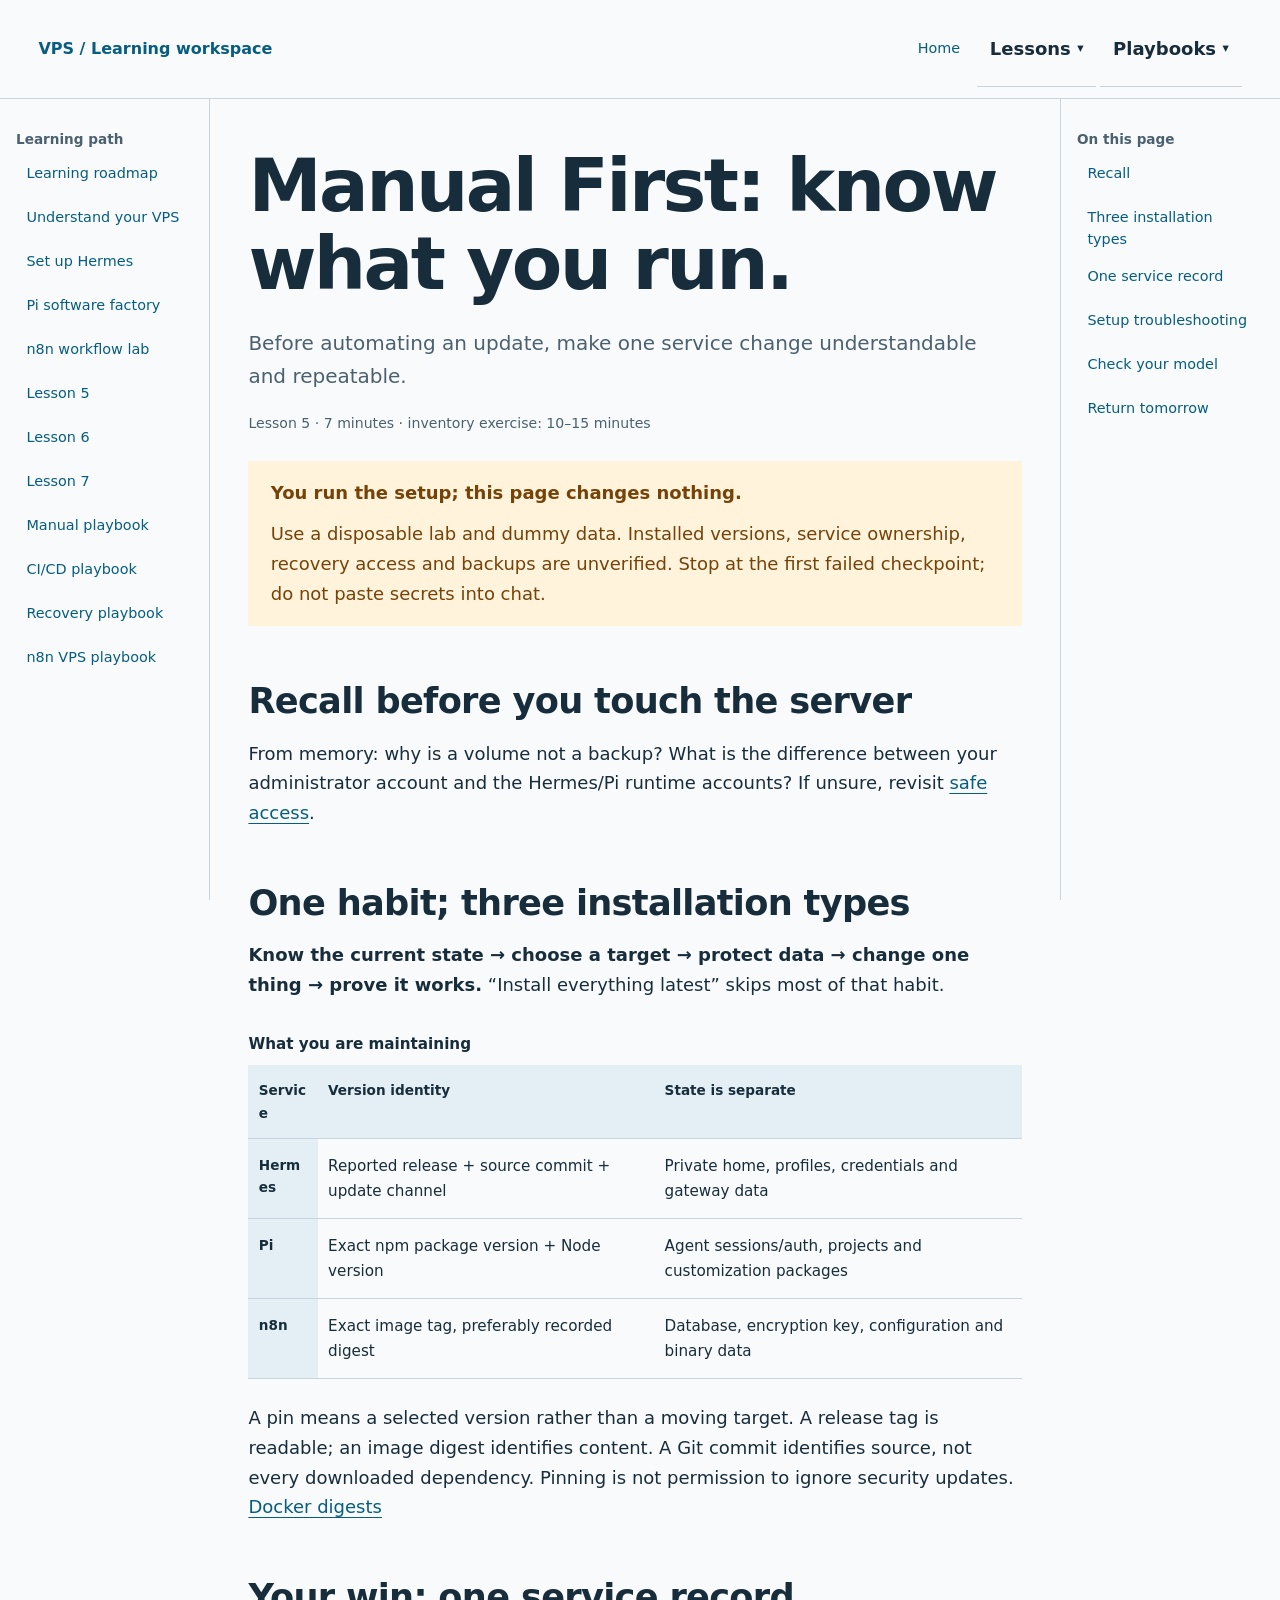
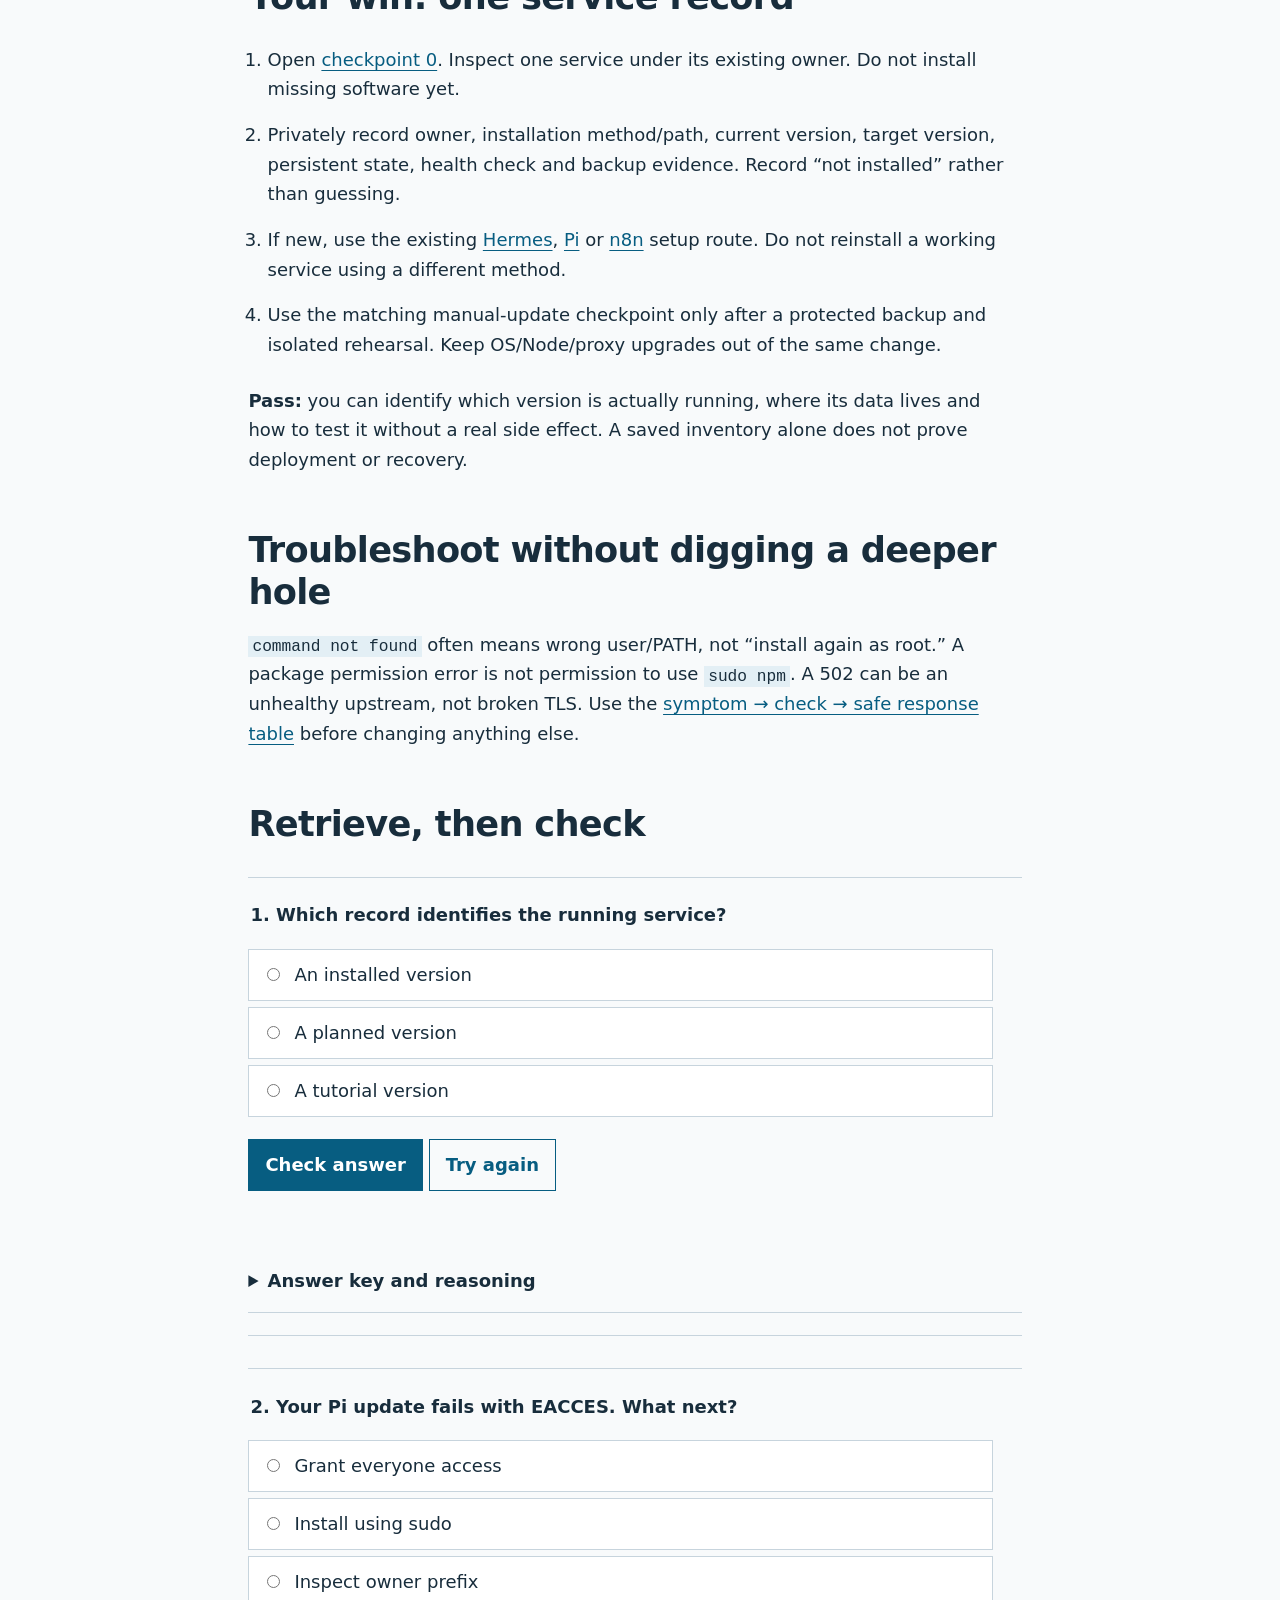
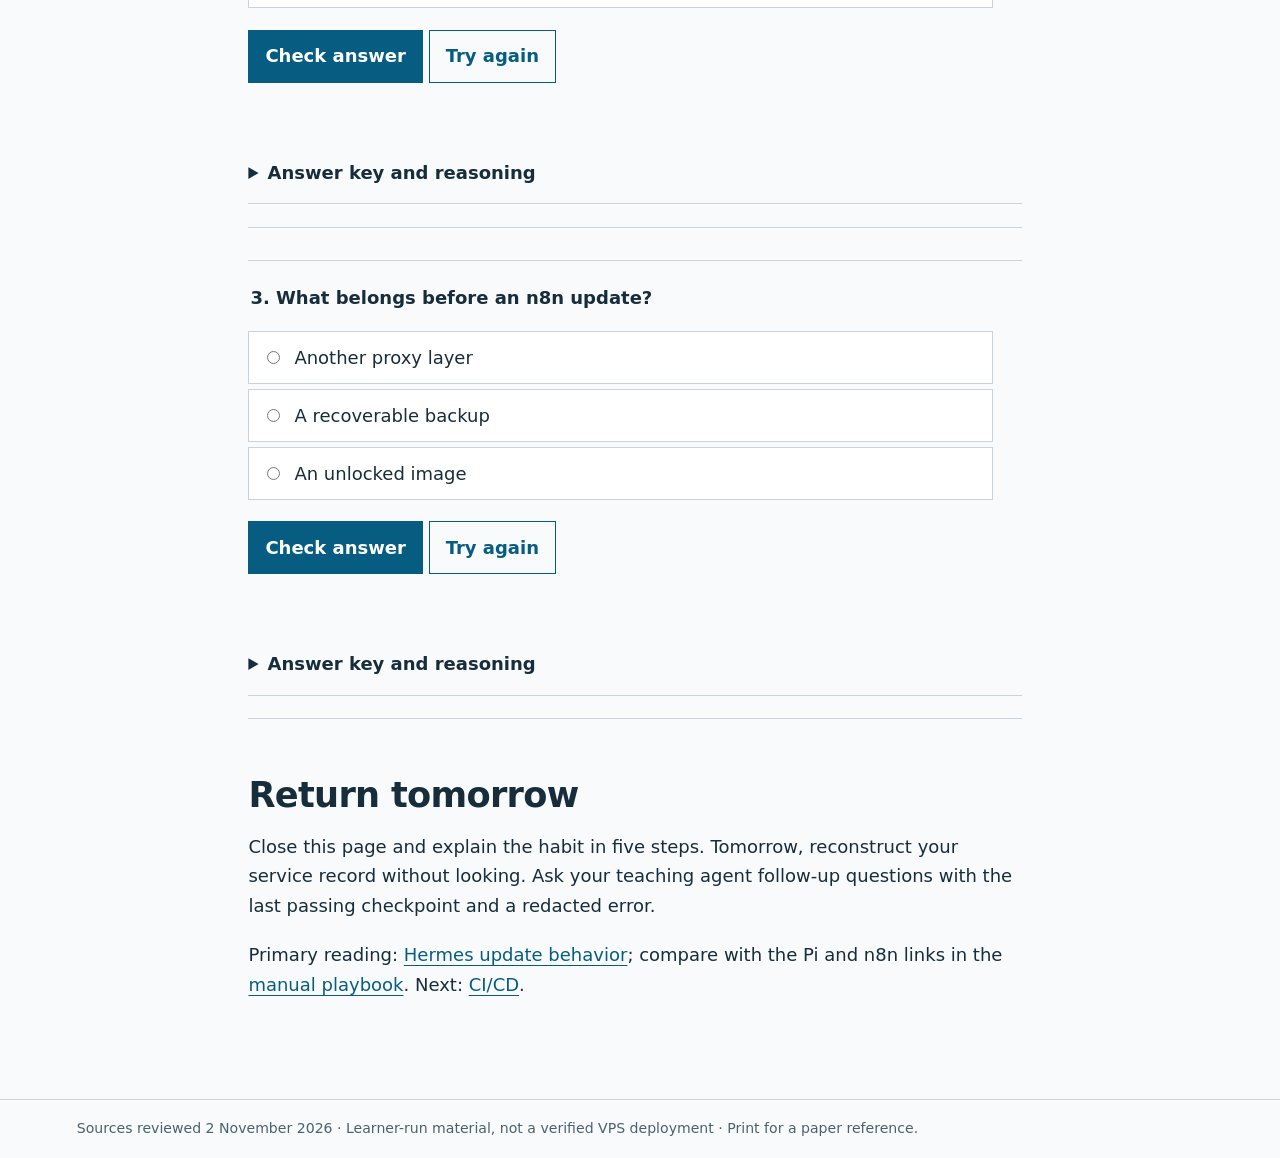
<file: lessons/0005-manual-service-setup.html>
<!doctype html>
<html lang="en"><head><meta charset="utf-8"><meta name="viewport" content="width=device-width,initial-scale=1"><title>Manual First: know what you run. — VPS learning workspace</title><link rel="stylesheet" href="../assets/course.css"><link rel="stylesheet" href="../assets/navigation.css"><script defer src="../assets/navigation.js"></script><script defer src="../assets/quiz.js"></script></head>
<body><a class="skip" href="#main">Skip to content</a><header class="site-header"><a class="brand" href="../index.html">VPS / Learning workspace</a><nav aria-label="Primary"><a href="../index.html">Home</a><details class="nav-menu"><summary aria-expanded="false">Lessons</summary><ul><li><a href="0001-vps-mental-model.html">Lesson 1 · Understand your VPS</a></li><li><a href="0002-hermes-agent-setup.html">Lesson 2 · Set up Hermes Agent</a></li><li><a href="0003-pi-software-factory.html">Lesson 3 · Run a Pi software factory</a></li><li><a href="0004-n8n-vps.html">Lesson 4 · Make one workflow reliable</a></li><li><a href="0005-manual-service-setup.html" aria-current="page">Lesson 5 · Maintain service versions</a></li><li><a href="0006-service-cicd.html">Lesson 6 · Automate the checked path</a></li><li><a href="0007-service-recovery.html">Lesson 7 · Prove you can recover</a></li></ul></details><details class="nav-menu"><summary aria-expanded="false">Playbooks</summary><ul><li><a href="../reference/pi-factory-playbook.html">Pi factory playbook</a></li><li><a href="../reference/hermes-setup-playbook.html">Hermes setup playbook</a></li><li><a href="../reference/vps-field-guide.html">VPS field guide</a></li><li><a href="../reference/n8n-vps-playbook.html">n8n VPS playbook</a></li><li><a href="../reference/manual-service-playbook.html">Manual service playbook</a></li><li><a href="../reference/service-cicd-playbook.html">Service CI/CD playbook</a></li><li><a href="../reference/service-recovery-playbook.html">Service recovery playbook</a></li></ul></details></nav></header>
<div class="site-layout"><details class="sidebar" id="sidebar" open><summary>Learning path</summary><div class="sidebar-content"><nav aria-label="Learning path"><h2>Learning path</h2><ul><li><a href="../index.html#roadmap">Learning roadmap</a></li><li><a href="../lessons/0001-vps-mental-model.html">Understand your VPS</a></li><li><a href="../lessons/0002-hermes-agent-setup.html">Set up Hermes</a></li><li><a href="../lessons/0003-pi-software-factory.html">Pi software factory</a></li><li><a href="../lessons/0004-n8n-vps.html">n8n workflow lab</a></li><li><a href="../lessons/0005-manual-service-setup.html">Lesson 5</a></li><li><a href="../lessons/0006-service-cicd.html">Lesson 6</a></li><li><a href="../lessons/0007-service-recovery.html">Lesson 7</a></li><li><a href="../reference/manual-service-playbook.html">Manual playbook</a></li><li><a href="../reference/service-cicd-playbook.html">CI/CD playbook</a></li><li><a href="../reference/service-recovery-playbook.html">Recovery playbook</a></li><li><a href="../reference/n8n-vps-playbook.html">n8n VPS playbook</a></li></ul></nav></div></details>
<main id="main"><h1>Manual First: know what you run.</h1><p class="lead">Before automating an update, make one service change understandable and repeatable.</p><p class="meta">Lesson 5 · 7 minutes · inventory exercise: 10–15 minutes</p><article><div class="notice"><strong>You run the setup; this page changes nothing.</strong><p>Use a disposable lab and dummy data. Installed versions, service ownership, recovery access and backups are unverified. Stop at the first failed checkpoint; do not paste secrets into chat.</p></div><h2 id="recall" tabindex="-1">Recall before you touch the server</h2><p>From memory: why is a volume not a backup? What is the difference between your administrator account and the Hermes/Pi runtime accounts? If unsure, revisit <a href="0002-hermes-agent-setup.html">safe access</a>.</p><h2 id="model" tabindex="-1">One habit; three installation types</h2><p><strong>Know the current state → choose a target → protect data → change one thing → prove it works.</strong> “Install everything latest” skips most of that habit.</p><table><caption>What you are maintaining</caption><thead><tr><th scope="col">Service</th><th scope="col">Version identity</th><th scope="col">State is separate</th></tr></thead><tbody><tr><th scope="row">Hermes</th><td>Reported release + source commit + update channel</td><td>Private home, profiles, credentials and gateway data</td></tr><tr><th scope="row">Pi</th><td>Exact npm package version + Node version</td><td>Agent sessions/auth, projects and customization packages</td></tr><tr><th scope="row">n8n</th><td>Exact image tag, preferably recorded digest</td><td>Database, encryption key, configuration and binary data</td></tr></tbody></table><p>A pin means a selected version rather than a moving target. A release tag is readable; an image digest identifies content. A Git commit identifies source, not every downloaded dependency. Pinning is not permission to ignore security updates. <a href="https://docs.docker.com/reference/cli/docker/image/pull/#pull-an-image-by-digest-immutable-identifier">Docker digests</a></p><h2 id="practice" tabindex="-1">Your win: one service record</h2><ol class="checklist"><li>Open <a href="../reference/manual-service-playbook.html#inventory">checkpoint 0</a>. Inspect one service under its existing owner. Do not install missing software yet.</li><li>Privately record owner, installation method/path, current version, target version, persistent state, health check and backup evidence. Record “not installed” rather than guessing.</li><li>If new, use the existing <a href="../reference/hermes-setup-playbook.html#install">Hermes</a>, <a href="../reference/pi-factory-playbook.html#node">Pi</a> or <a href="../reference/n8n-vps-playbook.html#files">n8n</a> setup route. Do not reinstall a working service using a different method.</li><li>Use the matching manual-update checkpoint only after a protected backup and isolated rehearsal. Keep OS/Node/proxy upgrades out of the same change.</li></ol><p><strong>Pass:</strong> you can identify which version is actually running, where its data lives and how to test it without a real side effect. A saved inventory alone does not prove deployment or recovery.</p><h2 id="troubleshoot" tabindex="-1">Troubleshoot without digging a deeper hole</h2><p><code>command not found</code> often means wrong user/PATH, not “install again as root.” A package permission error is not permission to use <code>sudo npm</code>. A 502 can be an unhealthy upstream, not broken TLS. Use the <a href="../reference/manual-service-playbook.html#troubleshoot">symptom → check → safe response table</a> before changing anything else.</p><h2 id="quiz" tabindex="-1">Retrieve, then check</h2><form class="quiz" data-answer="a" data-explanation="Inspect the installed version under its actual runtime owner. A planned target is not evidence of a completed change."><fieldset><legend>1. Which record identifies the running service?</legend><label><input type="radio" name="q13" value="a"> An installed version</label><label><input type="radio" name="q13" value="b"> A planned version</label><label><input type="radio" name="q13" value="c"> A tutorial version</label></fieldset><button type="submit">Check answer</button> <button class="secondary" type="reset">Try again</button><p class="feedback" role="status" aria-live="polite"></p><details><summary>Answer key and reasoning</summary><p>Inspect the installed version under its actual runtime owner. A planned target is not evidence of a completed change.</p></details></form><form class="quiz" data-answer="c" data-explanation="Inspect the installation owner and npm prefix first. Do not bypass account separation or mix npm installation methods."><fieldset><legend>2. Your Pi update fails with EACCES. What next?</legend><label><input type="radio" name="q14" value="a"> Grant everyone access</label><label><input type="radio" name="q14" value="b"> Install using sudo</label><label><input type="radio" name="q14" value="c"> Inspect owner prefix</label></fieldset><button type="submit">Check answer</button> <button class="secondary" type="reset">Try again</button><p class="feedback" role="status" aria-live="polite"></p><details><summary>Answer key and reasoning</summary><p>Inspect the installation owner and npm prefix first. Do not bypass account separation or mix npm installation methods.</p></details></form><form class="quiz" data-answer="b" data-explanation="Protect and rehearse restoring the matching data, key, configuration and version before changing the live service."><fieldset><legend>3. What belongs before an n8n update?</legend><label><input type="radio" name="q15" value="a"> Another proxy layer</label><label><input type="radio" name="q15" value="b"> A recoverable backup</label><label><input type="radio" name="q15" value="c"> An unlocked image</label></fieldset><button type="submit">Check answer</button> <button class="secondary" type="reset">Try again</button><p class="feedback" role="status" aria-live="polite"></p><details><summary>Answer key and reasoning</summary><p>Protect and rehearse restoring the matching data, key, configuration and version before changing the live service.</p></details></form><h2 id="next" tabindex="-1">Return tomorrow</h2><p>Close this page and explain the habit in five steps. Tomorrow, reconstruct your service record without looking. Ask your teaching agent follow-up questions with the last passing checkpoint and a redacted error.</p><p>Primary reading: <a href="https://hermes-agent.nousresearch.com/docs/getting-started/updating/">Hermes update behavior</a>; compare with the Pi and n8n links in the <a href="../reference/manual-service-playbook.html">manual playbook</a>. Next: <a href="0006-service-cicd.html">CI/CD</a>.</p></article></main>
<details class="sidebar contents-rail" id="page-contents" open><summary>On this page</summary><div class="sidebar-content"><nav aria-label="Table of contents"><h2>On this page</h2><ol><li><a href="#recall">Recall</a></li><li><a href="#model">Three installation types</a></li><li><a href="#practice">One service record</a></li><li><a href="#troubleshoot">Setup troubleshooting</a></li><li><a href="#quiz">Check your model</a></li><li><a href="#next">Return tomorrow</a></li></ol></nav></div></details></div><footer>Sources reviewed 2 November 2026 · Learner-run material, not a verified VPS deployment · Print for a paper reference.</footer></body></html>
</file>
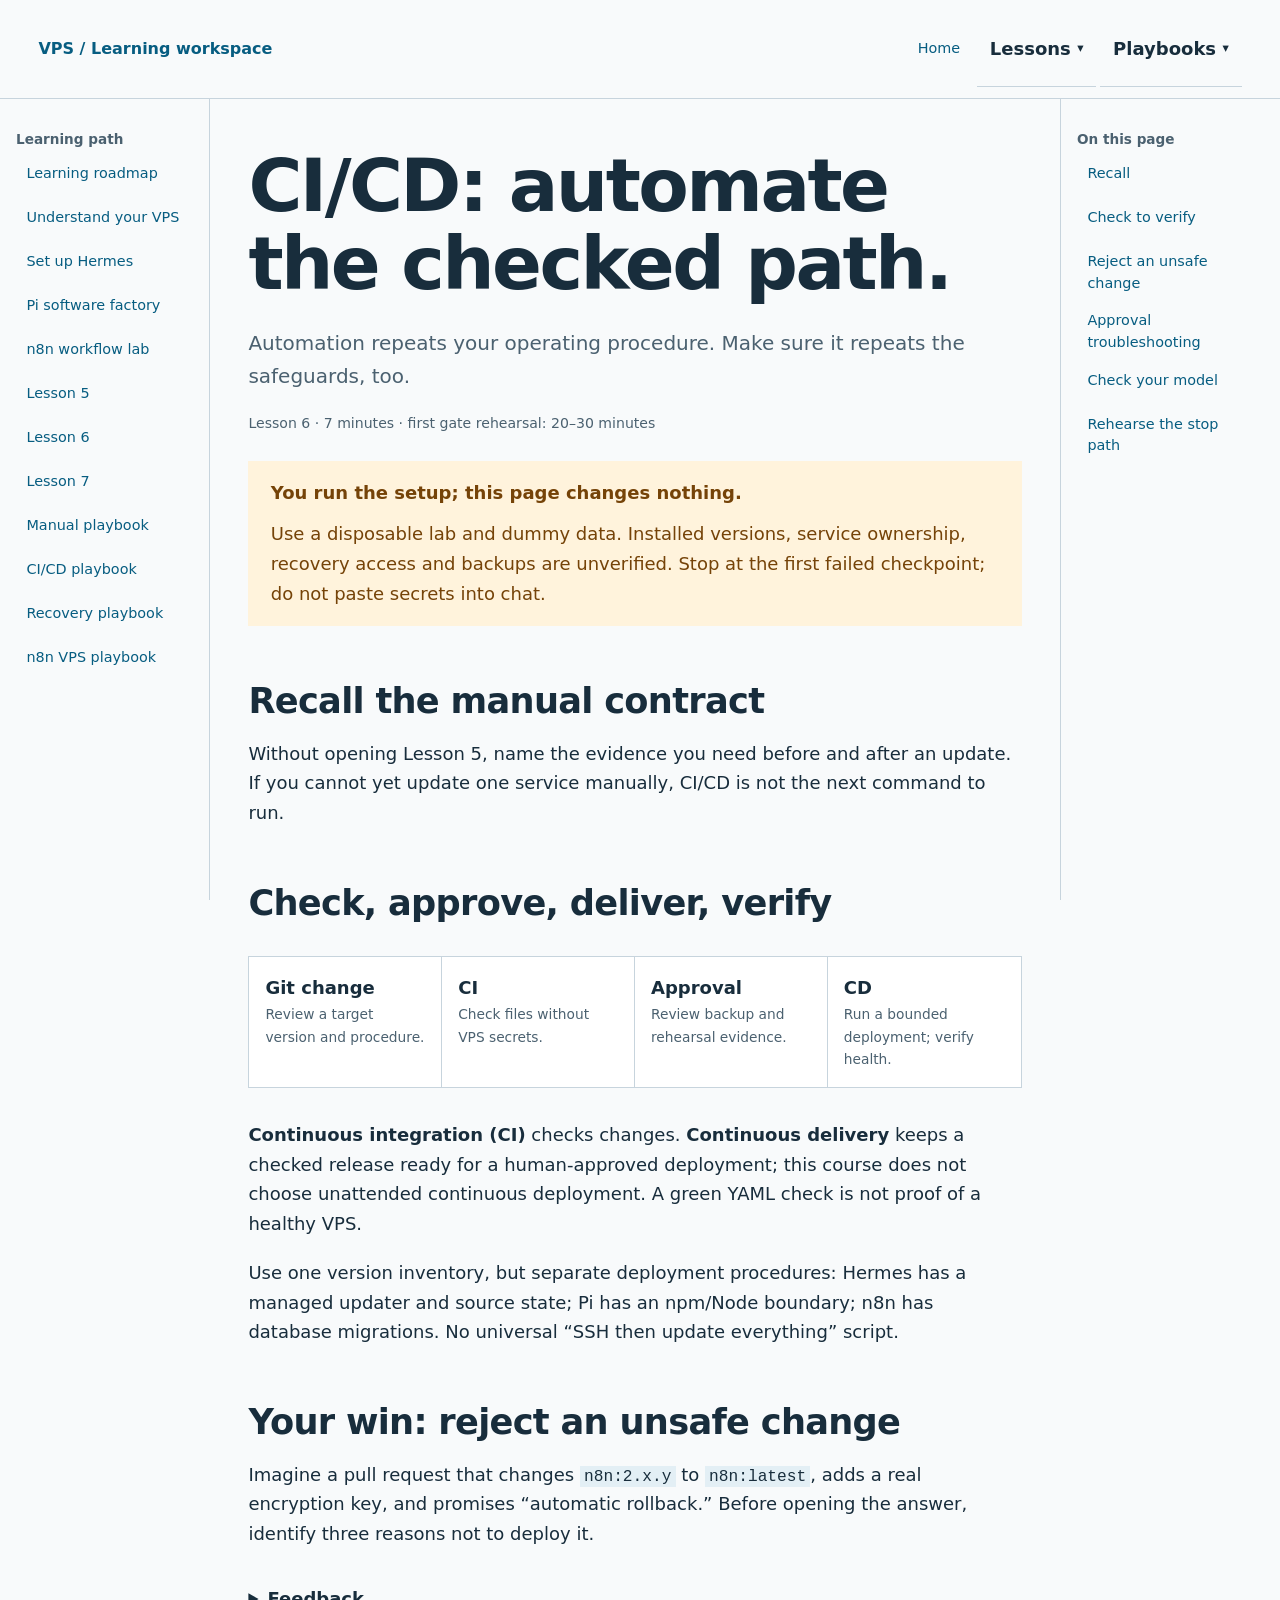
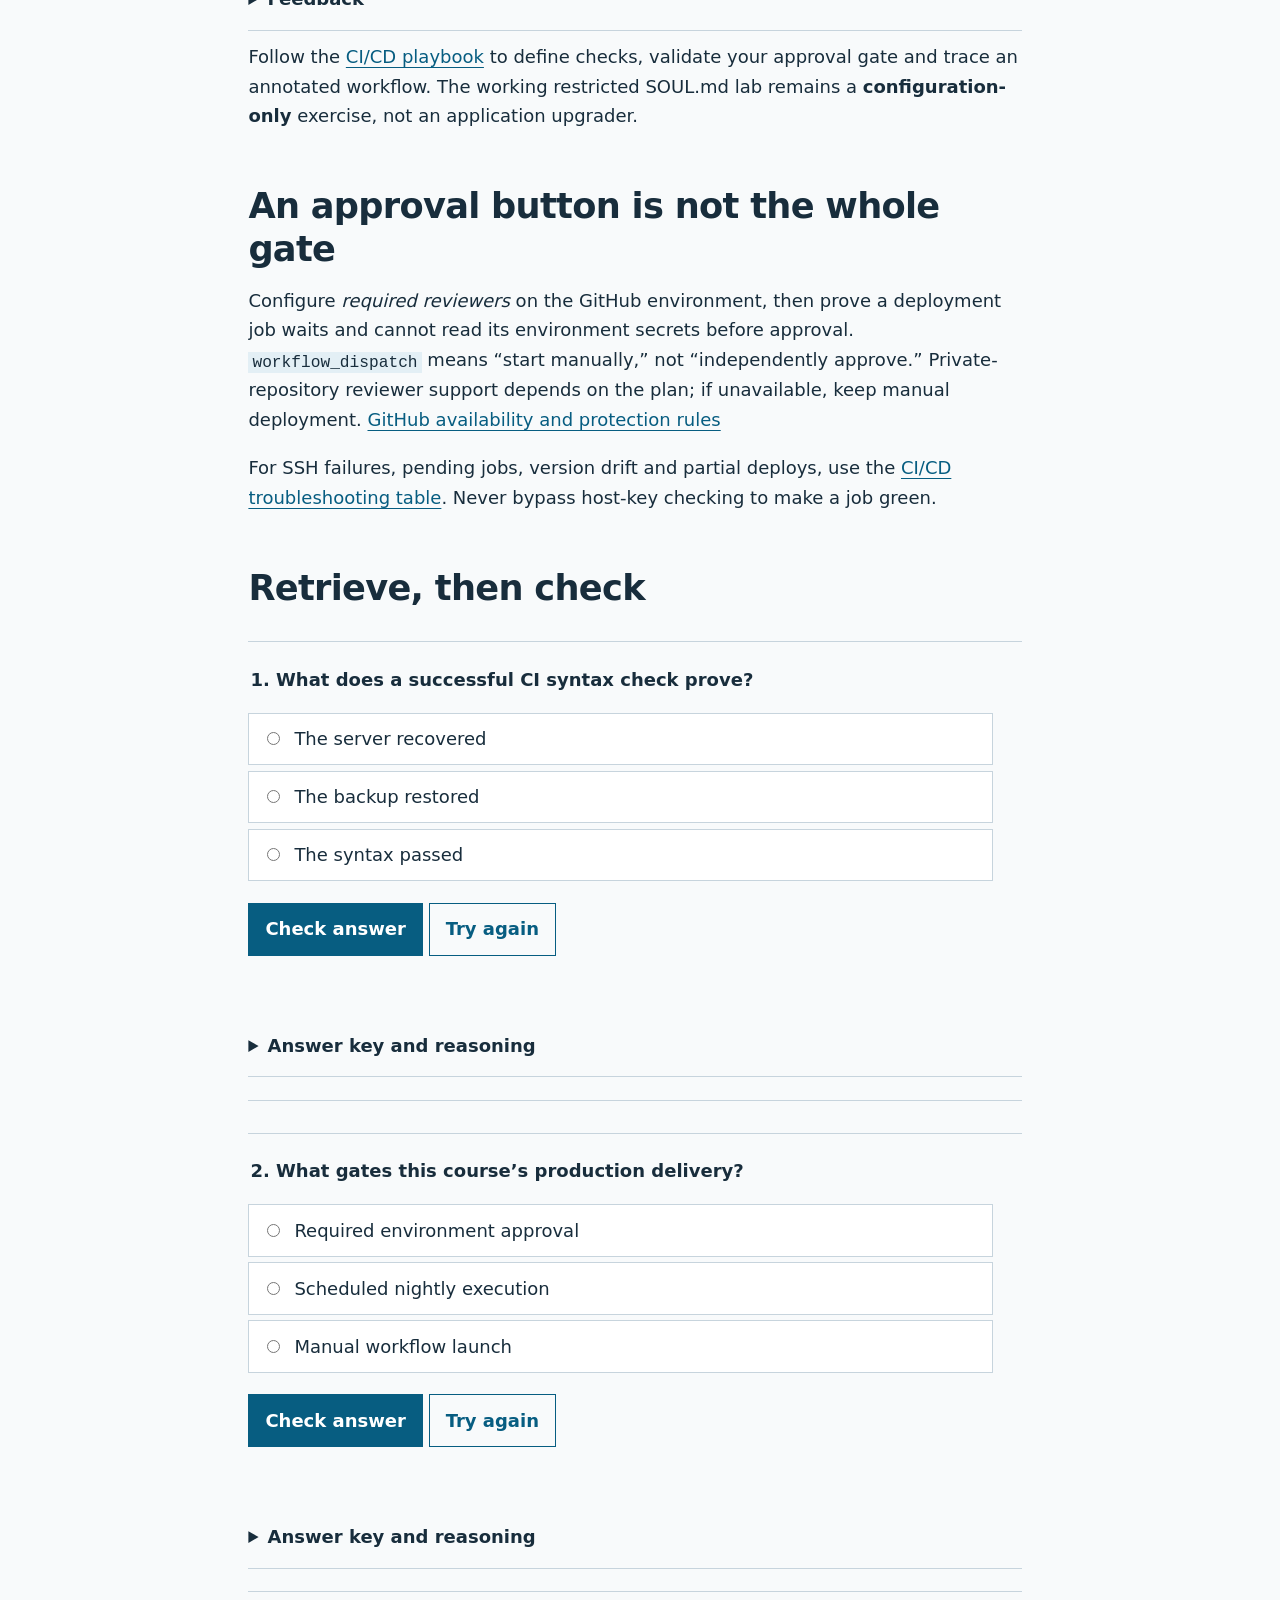
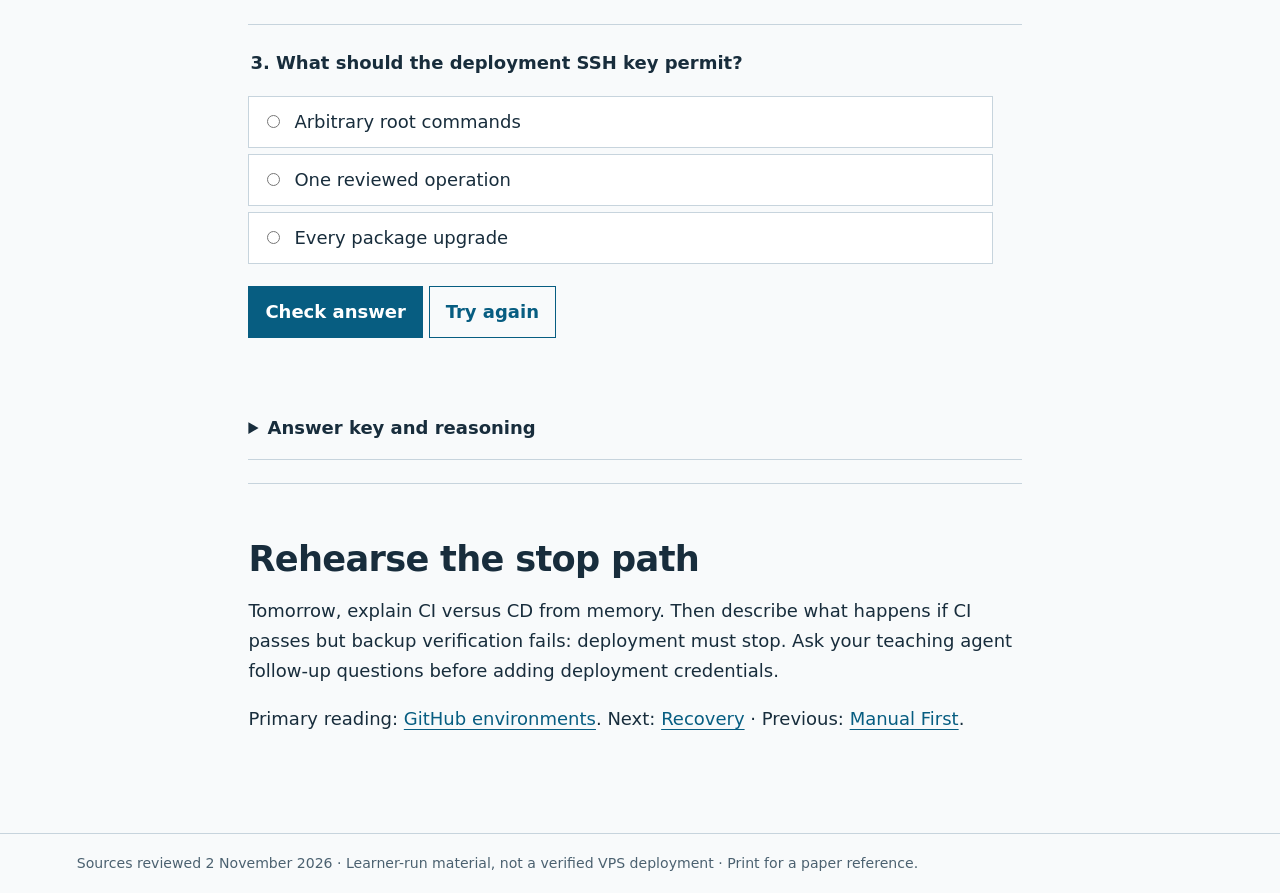
<file: lessons/0006-service-cicd.html>
<!doctype html>
<html lang="en"><head><meta charset="utf-8"><meta name="viewport" content="width=device-width,initial-scale=1"><title>CI/CD: automate the checked path. — VPS learning workspace</title><link rel="stylesheet" href="../assets/course.css"><link rel="stylesheet" href="../assets/navigation.css"><script defer src="../assets/navigation.js"></script><script defer src="../assets/quiz.js"></script></head>
<body><a class="skip" href="#main">Skip to content</a><header class="site-header"><a class="brand" href="../index.html">VPS / Learning workspace</a><nav aria-label="Primary"><a href="../index.html">Home</a><details class="nav-menu"><summary aria-expanded="false">Lessons</summary><ul><li><a href="0001-vps-mental-model.html">Lesson 1 · Understand your VPS</a></li><li><a href="0002-hermes-agent-setup.html">Lesson 2 · Set up Hermes Agent</a></li><li><a href="0003-pi-software-factory.html">Lesson 3 · Run a Pi software factory</a></li><li><a href="0004-n8n-vps.html">Lesson 4 · Make one workflow reliable</a></li><li><a href="0005-manual-service-setup.html">Lesson 5 · Maintain service versions</a></li><li><a href="0006-service-cicd.html" aria-current="page">Lesson 6 · Automate the checked path</a></li><li><a href="0007-service-recovery.html">Lesson 7 · Prove you can recover</a></li></ul></details><details class="nav-menu"><summary aria-expanded="false">Playbooks</summary><ul><li><a href="../reference/pi-factory-playbook.html">Pi factory playbook</a></li><li><a href="../reference/hermes-setup-playbook.html">Hermes setup playbook</a></li><li><a href="../reference/vps-field-guide.html">VPS field guide</a></li><li><a href="../reference/n8n-vps-playbook.html">n8n VPS playbook</a></li><li><a href="../reference/manual-service-playbook.html">Manual service playbook</a></li><li><a href="../reference/service-cicd-playbook.html">Service CI/CD playbook</a></li><li><a href="../reference/service-recovery-playbook.html">Service recovery playbook</a></li></ul></details></nav></header>
<div class="site-layout"><details class="sidebar" id="sidebar" open><summary>Learning path</summary><div class="sidebar-content"><nav aria-label="Learning path"><h2>Learning path</h2><ul><li><a href="../index.html#roadmap">Learning roadmap</a></li><li><a href="../lessons/0001-vps-mental-model.html">Understand your VPS</a></li><li><a href="../lessons/0002-hermes-agent-setup.html">Set up Hermes</a></li><li><a href="../lessons/0003-pi-software-factory.html">Pi software factory</a></li><li><a href="../lessons/0004-n8n-vps.html">n8n workflow lab</a></li><li><a href="../lessons/0005-manual-service-setup.html">Lesson 5</a></li><li><a href="../lessons/0006-service-cicd.html">Lesson 6</a></li><li><a href="../lessons/0007-service-recovery.html">Lesson 7</a></li><li><a href="../reference/manual-service-playbook.html">Manual playbook</a></li><li><a href="../reference/service-cicd-playbook.html">CI/CD playbook</a></li><li><a href="../reference/service-recovery-playbook.html">Recovery playbook</a></li><li><a href="../reference/n8n-vps-playbook.html">n8n VPS playbook</a></li></ul></nav></div></details>
<main id="main"><h1>CI/CD: automate the checked path.</h1><p class="lead">Automation repeats your operating procedure. Make sure it repeats the safeguards, too.</p><p class="meta">Lesson 6 · 7 minutes · first gate rehearsal: 20–30 minutes</p><article><div class="notice"><strong>You run the setup; this page changes nothing.</strong><p>Use a disposable lab and dummy data. Installed versions, service ownership, recovery access and backups are unverified. Stop at the first failed checkpoint; do not paste secrets into chat.</p></div><h2 id="recall" tabindex="-1">Recall the manual contract</h2><p>Without opening Lesson 5, name the evidence you need before and after an update. If you cannot yet update one service manually, CI/CD is not the next command to run.</p><h2 id="model" tabindex="-1">Check, approve, deliver, verify</h2><ol class="route" aria-label="Reviewed deployment path"><li><strong>Git change</strong><span>Review a target version and procedure.</span></li><li><strong>CI</strong><span>Check files without VPS secrets.</span></li><li><strong>Approval</strong><span>Review backup and rehearsal evidence.</span></li><li><strong>CD</strong><span>Run a bounded deployment; verify health.</span></li></ol><p><strong>Continuous integration (CI)</strong> checks changes. <strong>Continuous delivery</strong> keeps a checked release ready for a human-approved deployment; this course does not choose unattended continuous deployment. A green YAML check is not proof of a healthy VPS.</p><p>Use one version inventory, but separate deployment procedures: Hermes has a managed updater and source state; Pi has an npm/Node boundary; n8n has database migrations. No universal “SSH then update everything” script.</p><h2 id="practice" tabindex="-1">Your win: reject an unsafe change</h2><p>Imagine a pull request that changes <code>n8n:2.x.y</code> to <code>n8n:latest</code>, adds a real encryption key, and promises “automatic rollback.” Before opening the answer, identify three reasons not to deploy it.</p><details><summary>Feedback</summary><p>The target is moving, the key is exposed, and a database migration may prevent a simple image rollback. Stop delivery, remove the secret from the change and rotate it through an application-aware plan if exposed. Git history removal alone does not revoke a secret.</p></details><p>Follow the <a href="../reference/service-cicd-playbook.html">CI/CD playbook</a> to define checks, validate your approval gate and trace an annotated workflow. The working restricted SOUL.md lab remains a <strong>configuration-only</strong> exercise, not an application upgrader.</p><h2 id="troubleshoot" tabindex="-1">An approval button is not the whole gate</h2><p>Configure <em>required reviewers</em> on the GitHub environment, then prove a deployment job waits and cannot read its environment secrets before approval. <code>workflow_dispatch</code> means “start manually,” not “independently approve.” Private-repository reviewer support depends on the plan; if unavailable, keep manual deployment. <a href="https://docs.github.com/en/actions/reference/workflows-and-actions/deployments-and-environments">GitHub availability and protection rules</a></p><p>For SSH failures, pending jobs, version drift and partial deploys, use the <a href="../reference/service-cicd-playbook.html#troubleshoot">CI/CD troubleshooting table</a>. Never bypass host-key checking to make a job green.</p><h2 id="quiz" tabindex="-1">Retrieve, then check</h2><form class="quiz" data-answer="c" data-explanation="A syntax check proves only its tested condition. Runtime behavior, backups and recovery need their own evidence."><fieldset><legend>1. What does a successful CI syntax check prove?</legend><label><input type="radio" name="q16" value="a"> The server recovered</label><label><input type="radio" name="q16" value="b"> The backup restored</label><label><input type="radio" name="q16" value="c"> The syntax passed</label></fieldset><button type="submit">Check answer</button> <button class="secondary" type="reset">Try again</button><p class="feedback" role="status" aria-live="polite"></p><details><summary>Answer key and reasoning</summary><p>A syntax check proves only its tested condition. Runtime behavior, backups and recovery need their own evidence.</p></details></form><form class="quiz" data-answer="a" data-explanation="Required environment approval gates the deployment job. A manual launch alone is not a required-reviewer gate; verify plan availability."><fieldset><legend>2. What gates this course’s production delivery?</legend><label><input type="radio" name="q17" value="a"> Required environment approval</label><label><input type="radio" name="q17" value="b"> Scheduled nightly execution</label><label><input type="radio" name="q17" value="c"> Manual workflow launch</label></fieldset><button type="submit">Check answer</button> <button class="secondary" type="reset">Try again</button><p class="feedback" role="status" aria-live="polite"></p><details><summary>Answer key and reasoning</summary><p>Required environment approval gates the deployment job. A manual launch alone is not a required-reviewer gate; verify plan availability.</p></details></form><form class="quiz" data-answer="b" data-explanation="A restricted key invokes one reviewed operation under a limited account. Its handler must validate requests and protect application state."><fieldset><legend>3. What should the deployment SSH key permit?</legend><label><input type="radio" name="q18" value="a"> Arbitrary root commands</label><label><input type="radio" name="q18" value="b"> One reviewed operation</label><label><input type="radio" name="q18" value="c"> Every package upgrade</label></fieldset><button type="submit">Check answer</button> <button class="secondary" type="reset">Try again</button><p class="feedback" role="status" aria-live="polite"></p><details><summary>Answer key and reasoning</summary><p>A restricted key invokes one reviewed operation under a limited account. Its handler must validate requests and protect application state.</p></details></form><h2 id="next" tabindex="-1">Rehearse the stop path</h2><p>Tomorrow, explain CI versus CD from memory. Then describe what happens if CI passes but backup verification fails: deployment must stop. Ask your teaching agent follow-up questions before adding deployment credentials.</p><p>Primary reading: <a href="https://docs.github.com/en/actions/how-tos/deploy/configure-and-manage-deployments/manage-environments">GitHub environments</a>. Next: <a href="0007-service-recovery.html">Recovery</a> · Previous: <a href="0005-manual-service-setup.html">Manual First</a>.</p></article></main>
<details class="sidebar contents-rail" id="page-contents" open><summary>On this page</summary><div class="sidebar-content"><nav aria-label="Table of contents"><h2>On this page</h2><ol><li><a href="#recall">Recall</a></li><li><a href="#model">Check to verify</a></li><li><a href="#practice">Reject an unsafe change</a></li><li><a href="#troubleshoot">Approval troubleshooting</a></li><li><a href="#quiz">Check your model</a></li><li><a href="#next">Rehearse the stop path</a></li></ol></nav></div></details></div><footer>Sources reviewed 2 November 2026 · Learner-run material, not a verified VPS deployment · Print for a paper reference.</footer></body></html>
</file>
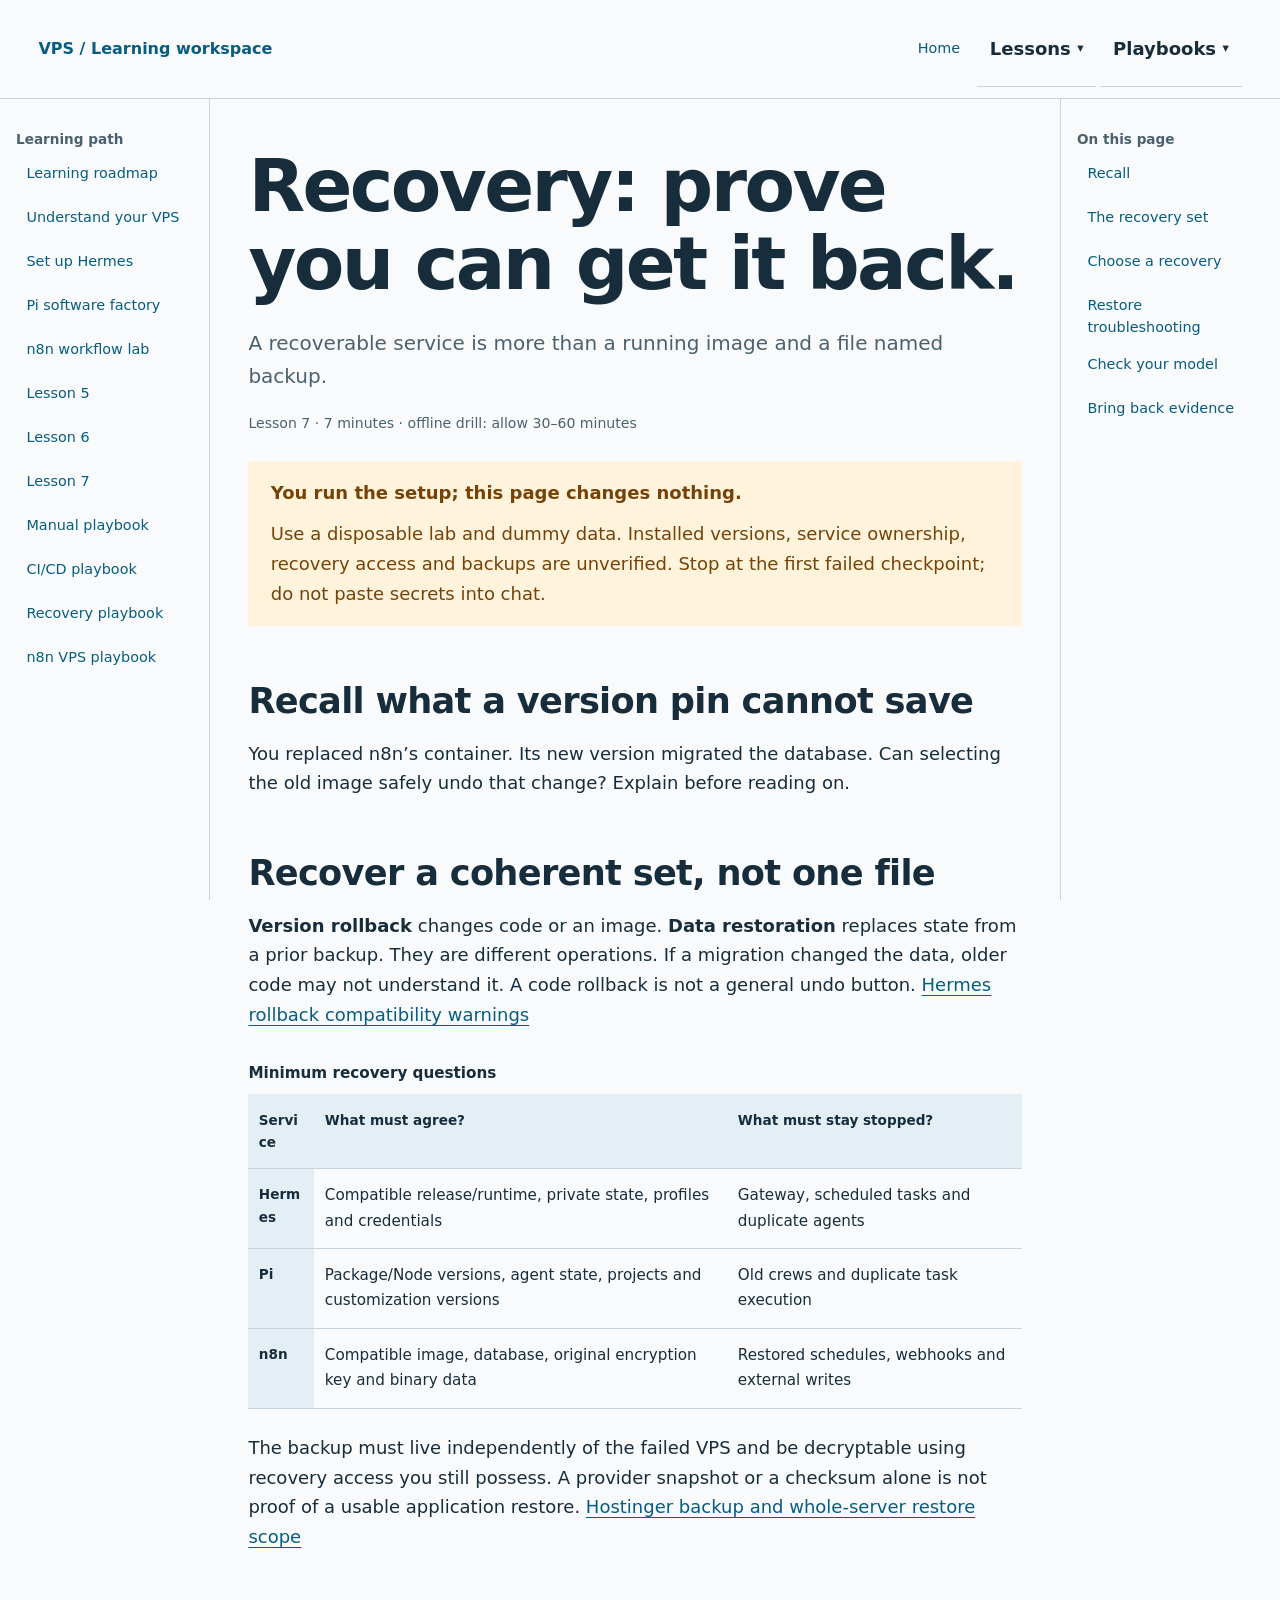
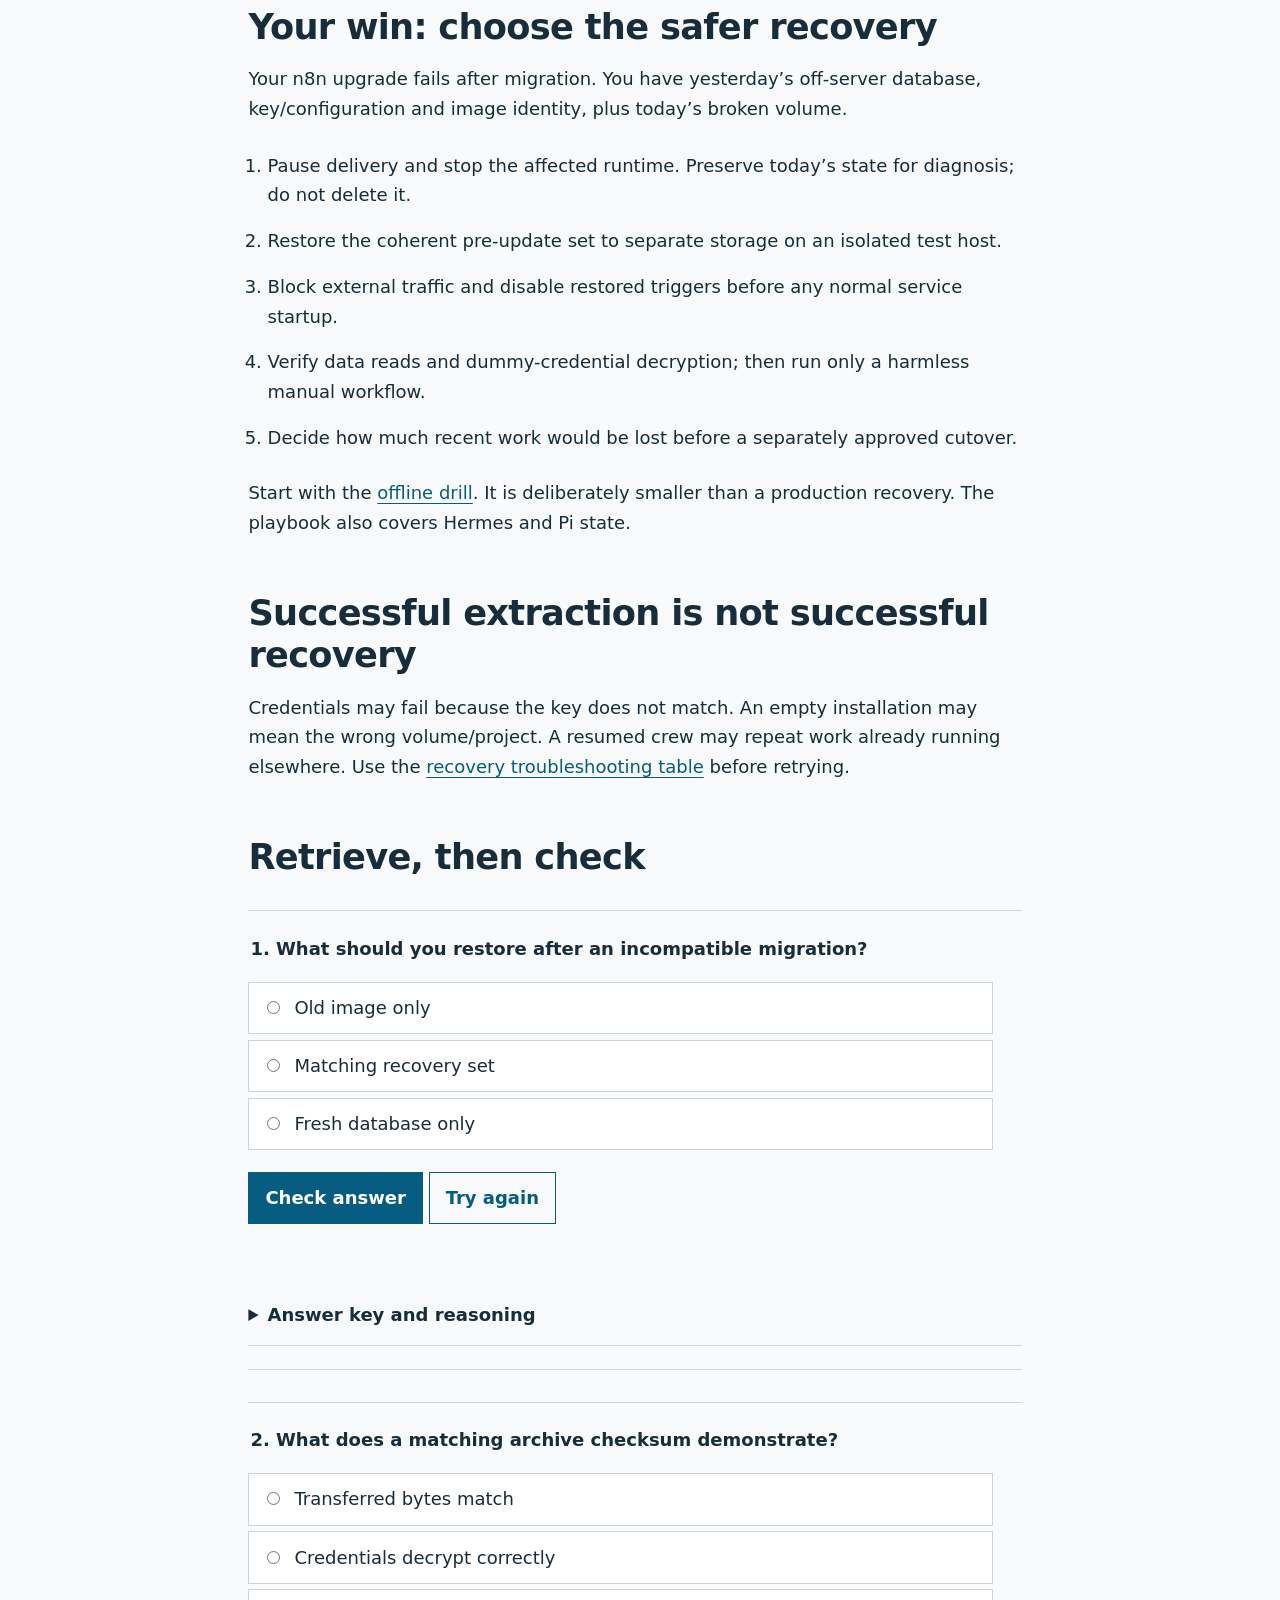
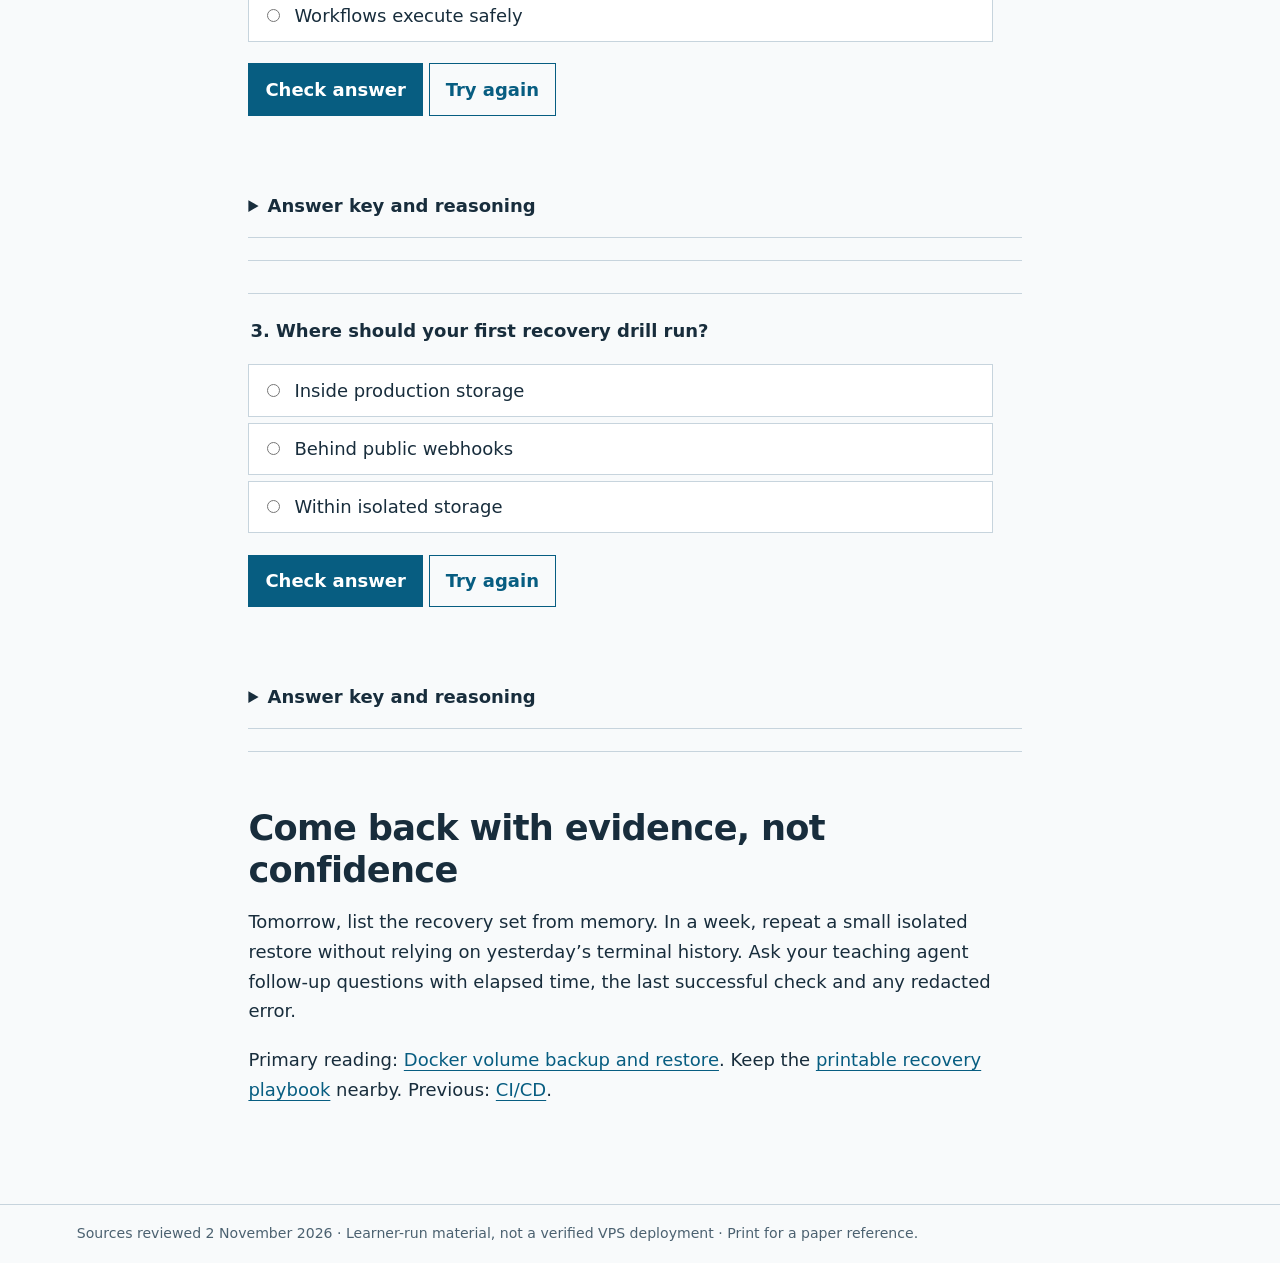
<file: lessons/0007-service-recovery.html>
<!doctype html>
<html lang="en"><head><meta charset="utf-8"><meta name="viewport" content="width=device-width,initial-scale=1"><title>Recovery: prove you can get it back. — VPS learning workspace</title><link rel="stylesheet" href="../assets/course.css"><link rel="stylesheet" href="../assets/navigation.css"><script defer src="../assets/navigation.js"></script><script defer src="../assets/quiz.js"></script></head>
<body><a class="skip" href="#main">Skip to content</a><header class="site-header"><a class="brand" href="../index.html">VPS / Learning workspace</a><nav aria-label="Primary"><a href="../index.html">Home</a><details class="nav-menu"><summary aria-expanded="false">Lessons</summary><ul><li><a href="0001-vps-mental-model.html">Lesson 1 · Understand your VPS</a></li><li><a href="0002-hermes-agent-setup.html">Lesson 2 · Set up Hermes Agent</a></li><li><a href="0003-pi-software-factory.html">Lesson 3 · Run a Pi software factory</a></li><li><a href="0004-n8n-vps.html">Lesson 4 · Make one workflow reliable</a></li><li><a href="0005-manual-service-setup.html">Lesson 5 · Maintain service versions</a></li><li><a href="0006-service-cicd.html">Lesson 6 · Automate the checked path</a></li><li><a href="0007-service-recovery.html" aria-current="page">Lesson 7 · Prove you can recover</a></li></ul></details><details class="nav-menu"><summary aria-expanded="false">Playbooks</summary><ul><li><a href="../reference/pi-factory-playbook.html">Pi factory playbook</a></li><li><a href="../reference/hermes-setup-playbook.html">Hermes setup playbook</a></li><li><a href="../reference/vps-field-guide.html">VPS field guide</a></li><li><a href="../reference/n8n-vps-playbook.html">n8n VPS playbook</a></li><li><a href="../reference/manual-service-playbook.html">Manual service playbook</a></li><li><a href="../reference/service-cicd-playbook.html">Service CI/CD playbook</a></li><li><a href="../reference/service-recovery-playbook.html">Service recovery playbook</a></li></ul></details></nav></header>
<div class="site-layout"><details class="sidebar" id="sidebar" open><summary>Learning path</summary><div class="sidebar-content"><nav aria-label="Learning path"><h2>Learning path</h2><ul><li><a href="../index.html#roadmap">Learning roadmap</a></li><li><a href="../lessons/0001-vps-mental-model.html">Understand your VPS</a></li><li><a href="../lessons/0002-hermes-agent-setup.html">Set up Hermes</a></li><li><a href="../lessons/0003-pi-software-factory.html">Pi software factory</a></li><li><a href="../lessons/0004-n8n-vps.html">n8n workflow lab</a></li><li><a href="../lessons/0005-manual-service-setup.html">Lesson 5</a></li><li><a href="../lessons/0006-service-cicd.html">Lesson 6</a></li><li><a href="../lessons/0007-service-recovery.html">Lesson 7</a></li><li><a href="../reference/manual-service-playbook.html">Manual playbook</a></li><li><a href="../reference/service-cicd-playbook.html">CI/CD playbook</a></li><li><a href="../reference/service-recovery-playbook.html">Recovery playbook</a></li><li><a href="../reference/n8n-vps-playbook.html">n8n VPS playbook</a></li></ul></nav></div></details>
<main id="main"><h1>Recovery: prove you can get it back.</h1><p class="lead">A recoverable service is more than a running image and a file named backup.</p><p class="meta">Lesson 7 · 7 minutes · offline drill: allow 30–60 minutes</p><article><div class="notice"><strong>You run the setup; this page changes nothing.</strong><p>Use a disposable lab and dummy data. Installed versions, service ownership, recovery access and backups are unverified. Stop at the first failed checkpoint; do not paste secrets into chat.</p></div><h2 id="recall" tabindex="-1">Recall what a version pin cannot save</h2><p>You replaced n8n’s container. Its new version migrated the database. Can selecting the old image safely undo that change? Explain before reading on.</p><h2 id="model" tabindex="-1">Recover a coherent set, not one file</h2><p><strong>Version rollback</strong> changes code or an image. <strong>Data restoration</strong> replaces state from a prior backup. They are different operations. If a migration changed the data, older code may not understand it. A code rollback is not a general undo button. <a href="https://hermes-agent.nousresearch.com/docs/getting-started/updating/">Hermes rollback compatibility warnings</a></p><table><caption>Minimum recovery questions</caption><thead><tr><th scope="col">Service</th><th scope="col">What must agree?</th><th scope="col">What must stay stopped?</th></tr></thead><tbody><tr><th scope="row">Hermes</th><td>Compatible release/runtime, private state, profiles and credentials</td><td>Gateway, scheduled tasks and duplicate agents</td></tr><tr><th scope="row">Pi</th><td>Package/Node versions, agent state, projects and customization versions</td><td>Old crews and duplicate task execution</td></tr><tr><th scope="row">n8n</th><td>Compatible image, database, original encryption key and binary data</td><td>Restored schedules, webhooks and external writes</td></tr></tbody></table><p>The backup must live independently of the failed VPS and be decryptable using recovery access you still possess. A provider snapshot or a checksum alone is not proof of a usable application restore. <a href="https://www.hostinger.com/support/1583232-how-to-back-up-or-restore-a-hostinger-vps/">Hostinger backup and whole-server restore scope</a></p><h2 id="practice" tabindex="-1">Your win: choose the safer recovery</h2><p>Your n8n upgrade fails after migration. You have yesterday’s off-server database, key/configuration and image identity, plus today’s broken volume.</p><ol class="checklist"><li>Pause delivery and stop the affected runtime. Preserve today’s state for diagnosis; do not delete it.</li><li>Restore the coherent pre-update set to separate storage on an isolated test host.</li><li>Block external traffic and disable restored triggers before any normal service startup.</li><li>Verify data reads and dummy-credential decryption; then run only a harmless manual workflow.</li><li>Decide how much recent work would be lost before a separately approved cutover.</li></ol><p>Start with the <a href="../reference/service-recovery-playbook.html#drill">offline drill</a>. It is deliberately smaller than a production recovery. The playbook also covers Hermes and Pi state.</p><h2 id="troubleshoot" tabindex="-1">Successful extraction is not successful recovery</h2><p>Credentials may fail because the key does not match. An empty installation may mean the wrong volume/project. A resumed crew may repeat work already running elsewhere. Use the <a href="../reference/service-recovery-playbook.html#troubleshoot">recovery troubleshooting table</a> before retrying.</p><h2 id="quiz" tabindex="-1">Retrieve, then check</h2><form class="quiz" data-answer="b" data-explanation="Restore compatible application code and the coordinated pre-update state, key and configuration. Preserve the failed state separately."><fieldset><legend>1. What should you restore after an incompatible migration?</legend><label><input type="radio" name="q19" value="a"> Old image only</label><label><input type="radio" name="q19" value="b"> Matching recovery set</label><label><input type="radio" name="q19" value="c"> Fresh database only</label></fieldset><button type="submit">Check answer</button> <button class="secondary" type="reset">Try again</button><p class="feedback" role="status" aria-live="polite"></p><details><summary>Answer key and reasoning</summary><p>Restore compatible application code and the coordinated pre-update state, key and configuration. Preserve the failed state separately.</p></details></form><form class="quiz" data-answer="a" data-explanation="Checksums verify the transfer against the recorded copy. They do not prove the database is usable or the workflow safe."><fieldset><legend>2. What does a matching archive checksum demonstrate?</legend><label><input type="radio" name="q20" value="a"> Transferred bytes match</label><label><input type="radio" name="q20" value="b"> Credentials decrypt correctly</label><label><input type="radio" name="q20" value="c"> Workflows execute safely</label></fieldset><button type="submit">Check answer</button> <button class="secondary" type="reset">Try again</button><p class="feedback" role="status" aria-live="polite"></p><details><summary>Answer key and reasoning</summary><p>Checksums verify the transfer against the recorded copy. They do not prove the database is usable or the workflow safe.</p></details></form><form class="quiz" data-answer="c" data-explanation="Use separate storage and preferably a separate network-isolated host; prevent restored automations from contacting real systems."><fieldset><legend>3. Where should your first recovery drill run?</legend><label><input type="radio" name="q21" value="a"> Inside production storage</label><label><input type="radio" name="q21" value="b"> Behind public webhooks</label><label><input type="radio" name="q21" value="c"> Within isolated storage</label></fieldset><button type="submit">Check answer</button> <button class="secondary" type="reset">Try again</button><p class="feedback" role="status" aria-live="polite"></p><details><summary>Answer key and reasoning</summary><p>Use separate storage and preferably a separate network-isolated host; prevent restored automations from contacting real systems.</p></details></form><h2 id="next" tabindex="-1">Come back with evidence, not confidence</h2><p>Tomorrow, list the recovery set from memory. In a week, repeat a small isolated restore without relying on yesterday’s terminal history. Ask your teaching agent follow-up questions with elapsed time, the last successful check and any redacted error.</p><p>Primary reading: <a href="https://docs.docker.com/engine/storage/volumes/">Docker volume backup and restore</a>. Keep the <a href="../reference/service-recovery-playbook.html">printable recovery playbook</a> nearby. Previous: <a href="0006-service-cicd.html">CI/CD</a>.</p></article></main>
<details class="sidebar contents-rail" id="page-contents" open><summary>On this page</summary><div class="sidebar-content"><nav aria-label="Table of contents"><h2>On this page</h2><ol><li><a href="#recall">Recall</a></li><li><a href="#model">The recovery set</a></li><li><a href="#practice">Choose a recovery</a></li><li><a href="#troubleshoot">Restore troubleshooting</a></li><li><a href="#quiz">Check your model</a></li><li><a href="#next">Bring back evidence</a></li></ol></nav></div></details></div><footer>Sources reviewed 2 November 2026 · Learner-run material, not a verified VPS deployment · Print for a paper reference.</footer></body></html>
</file>
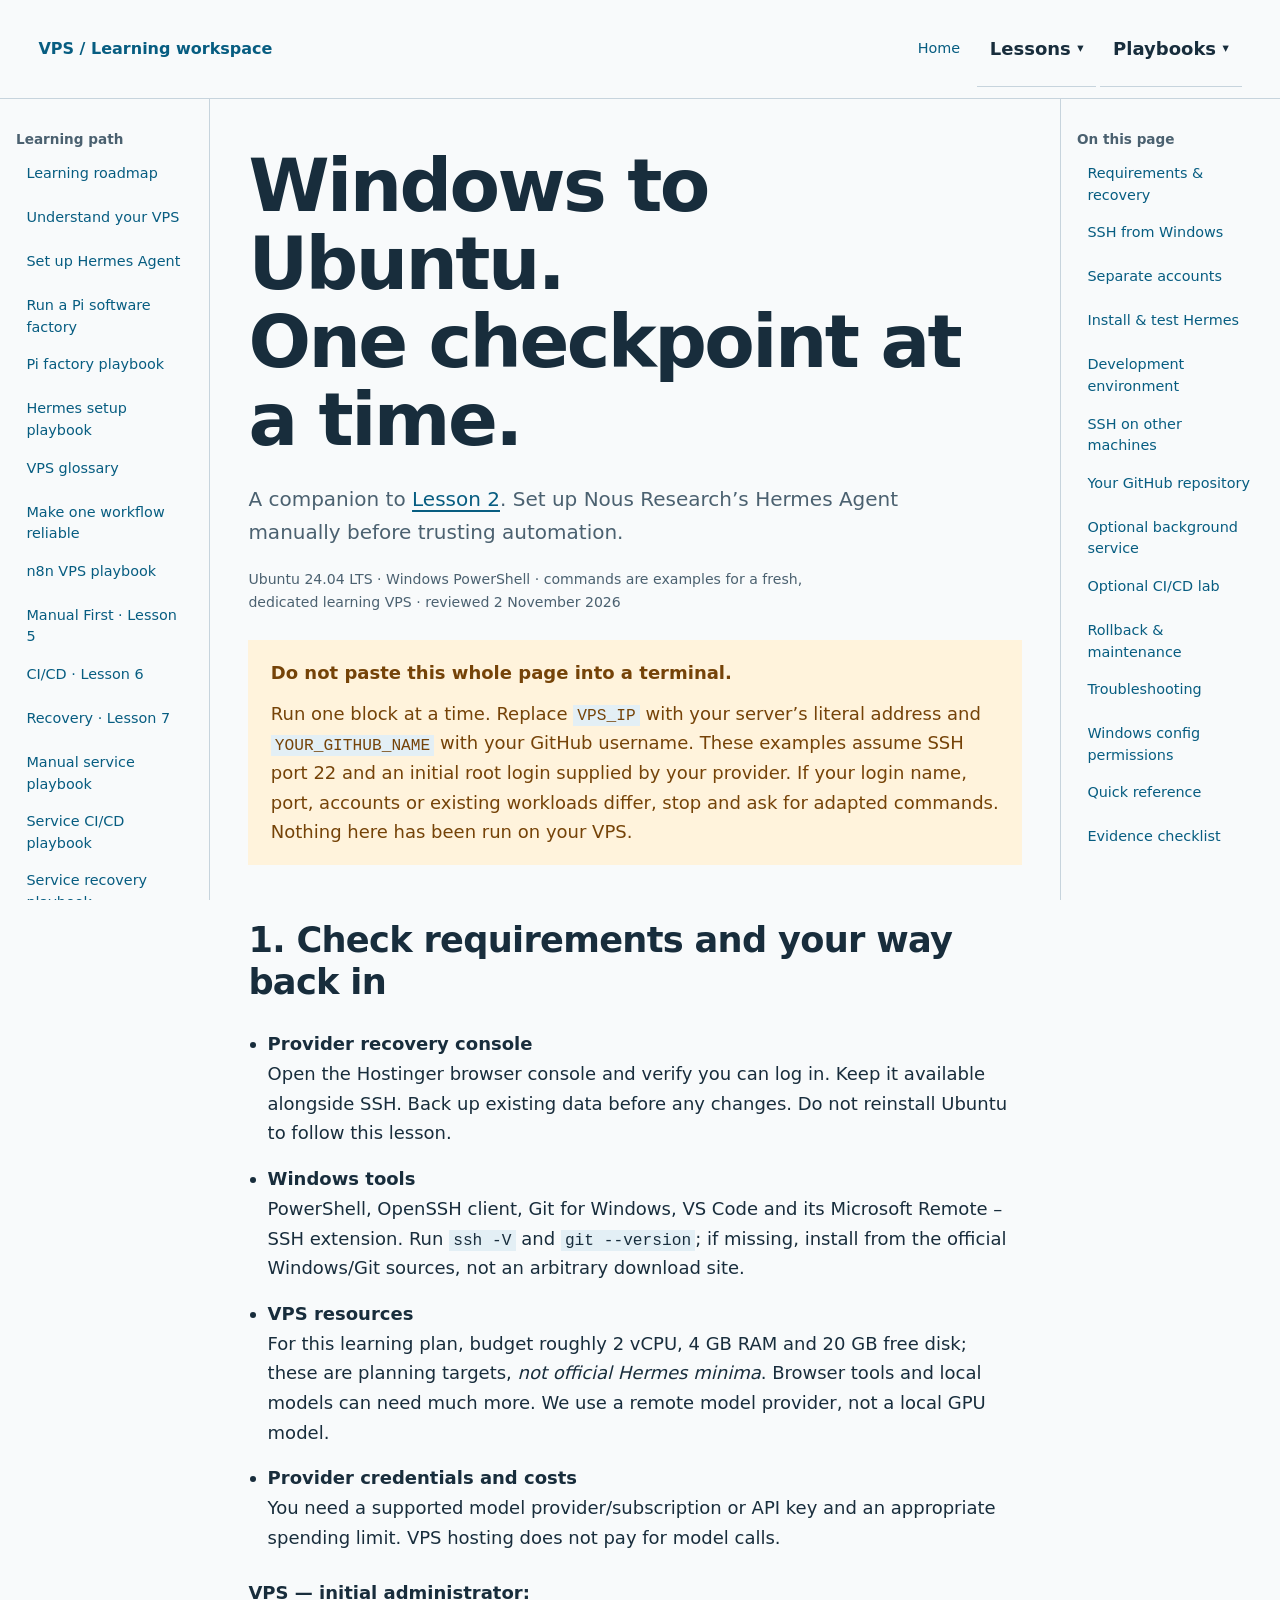
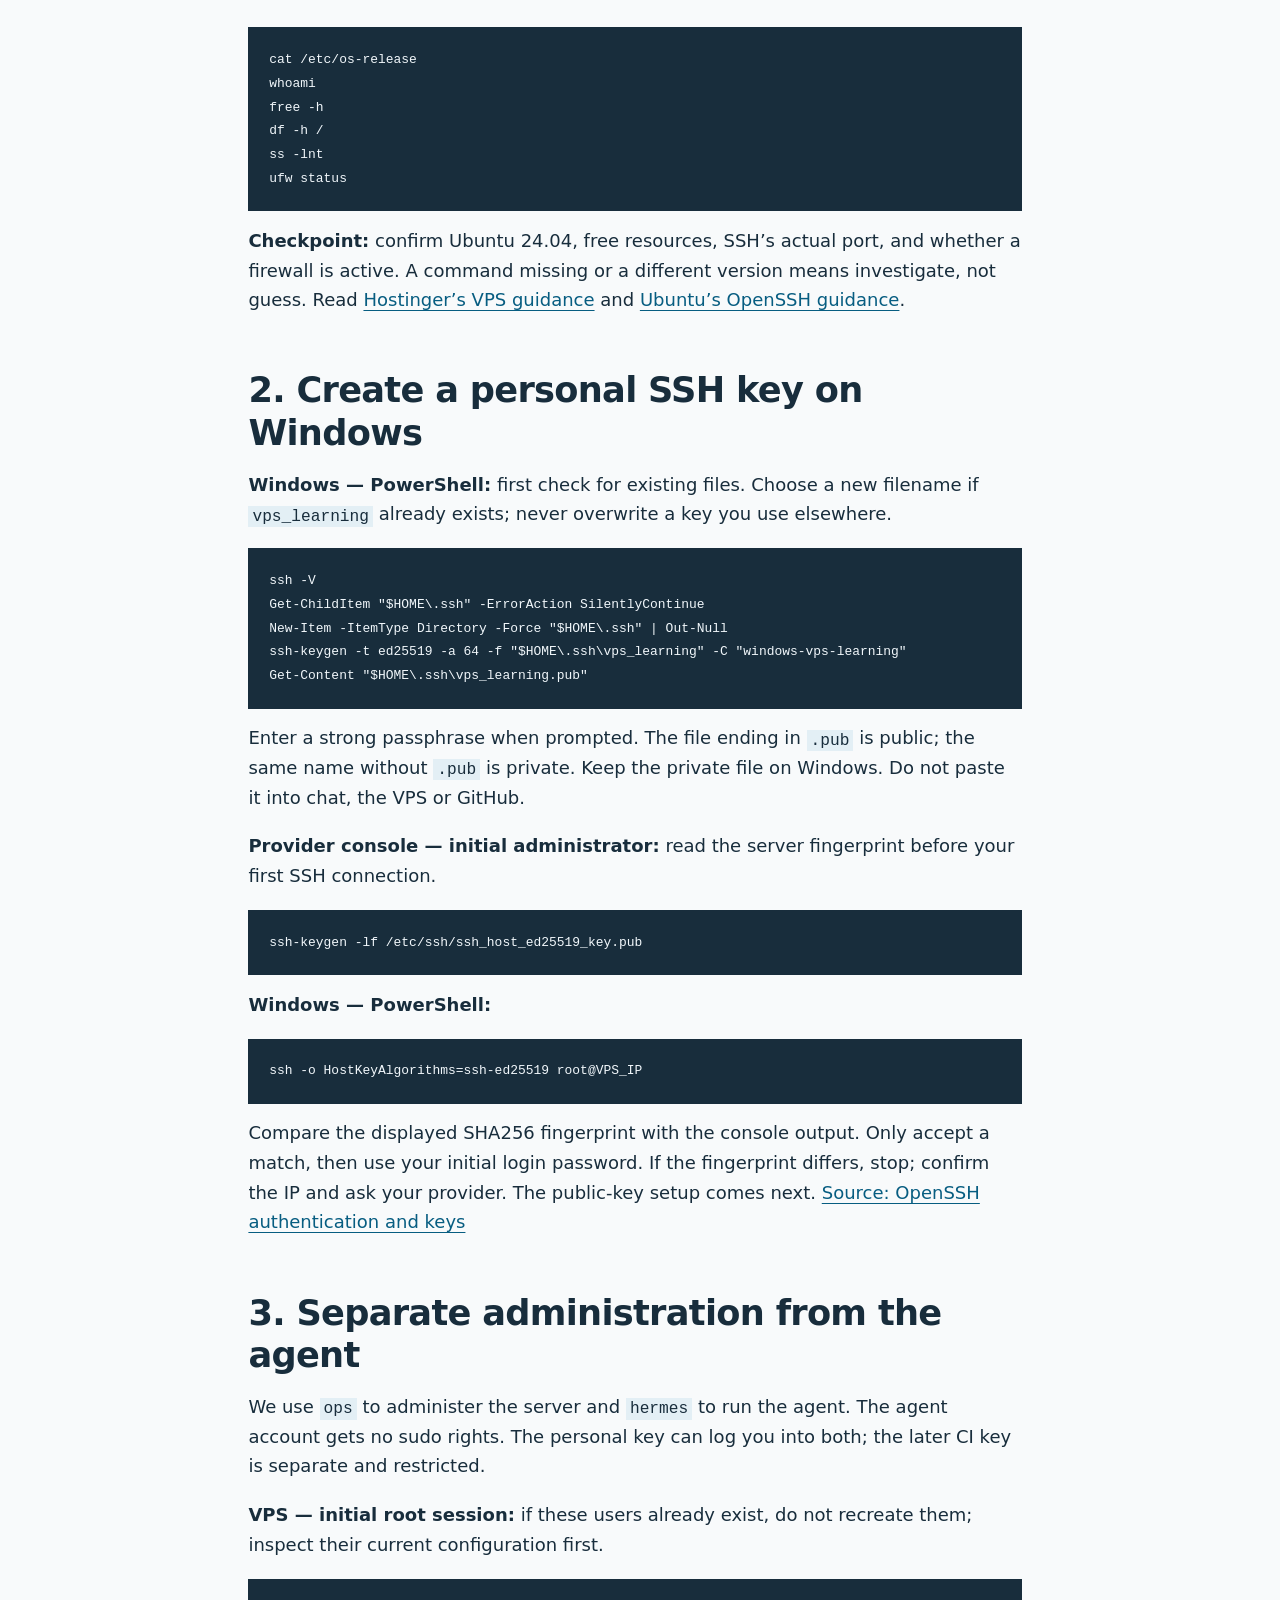
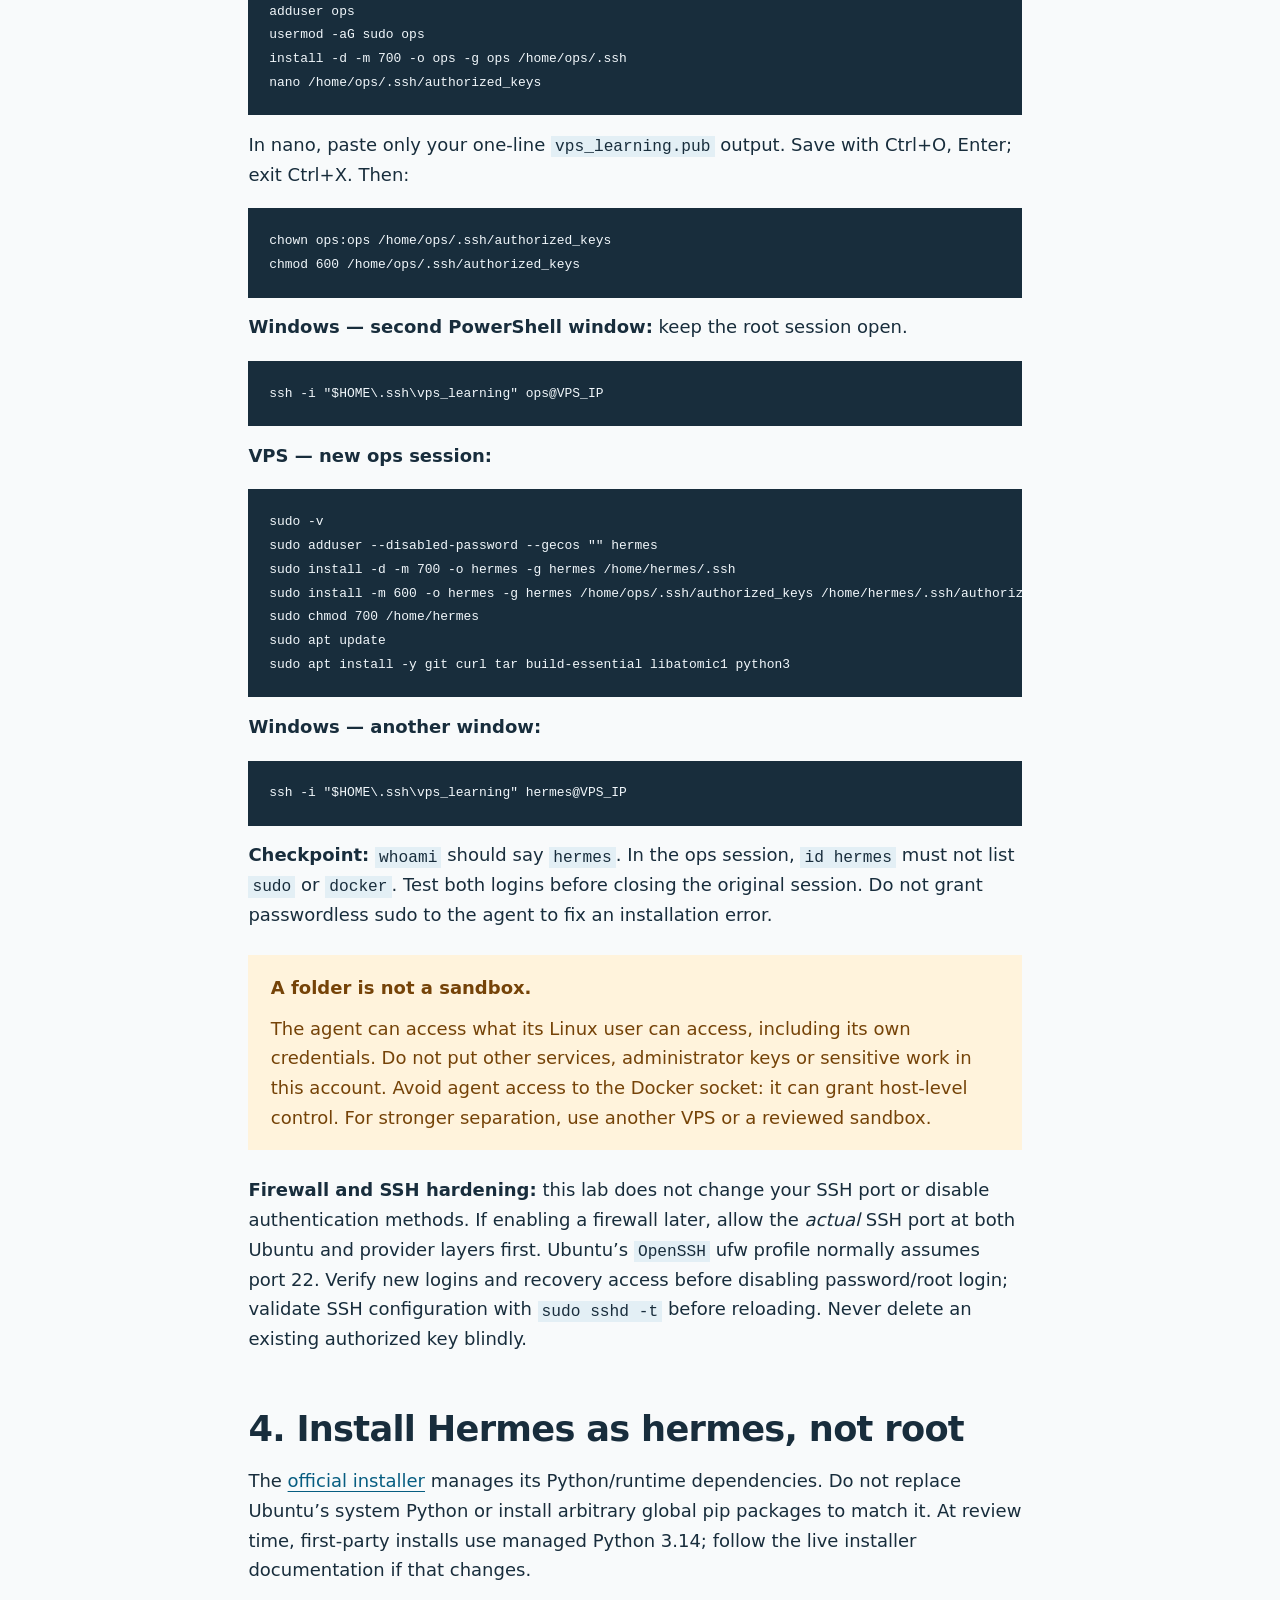
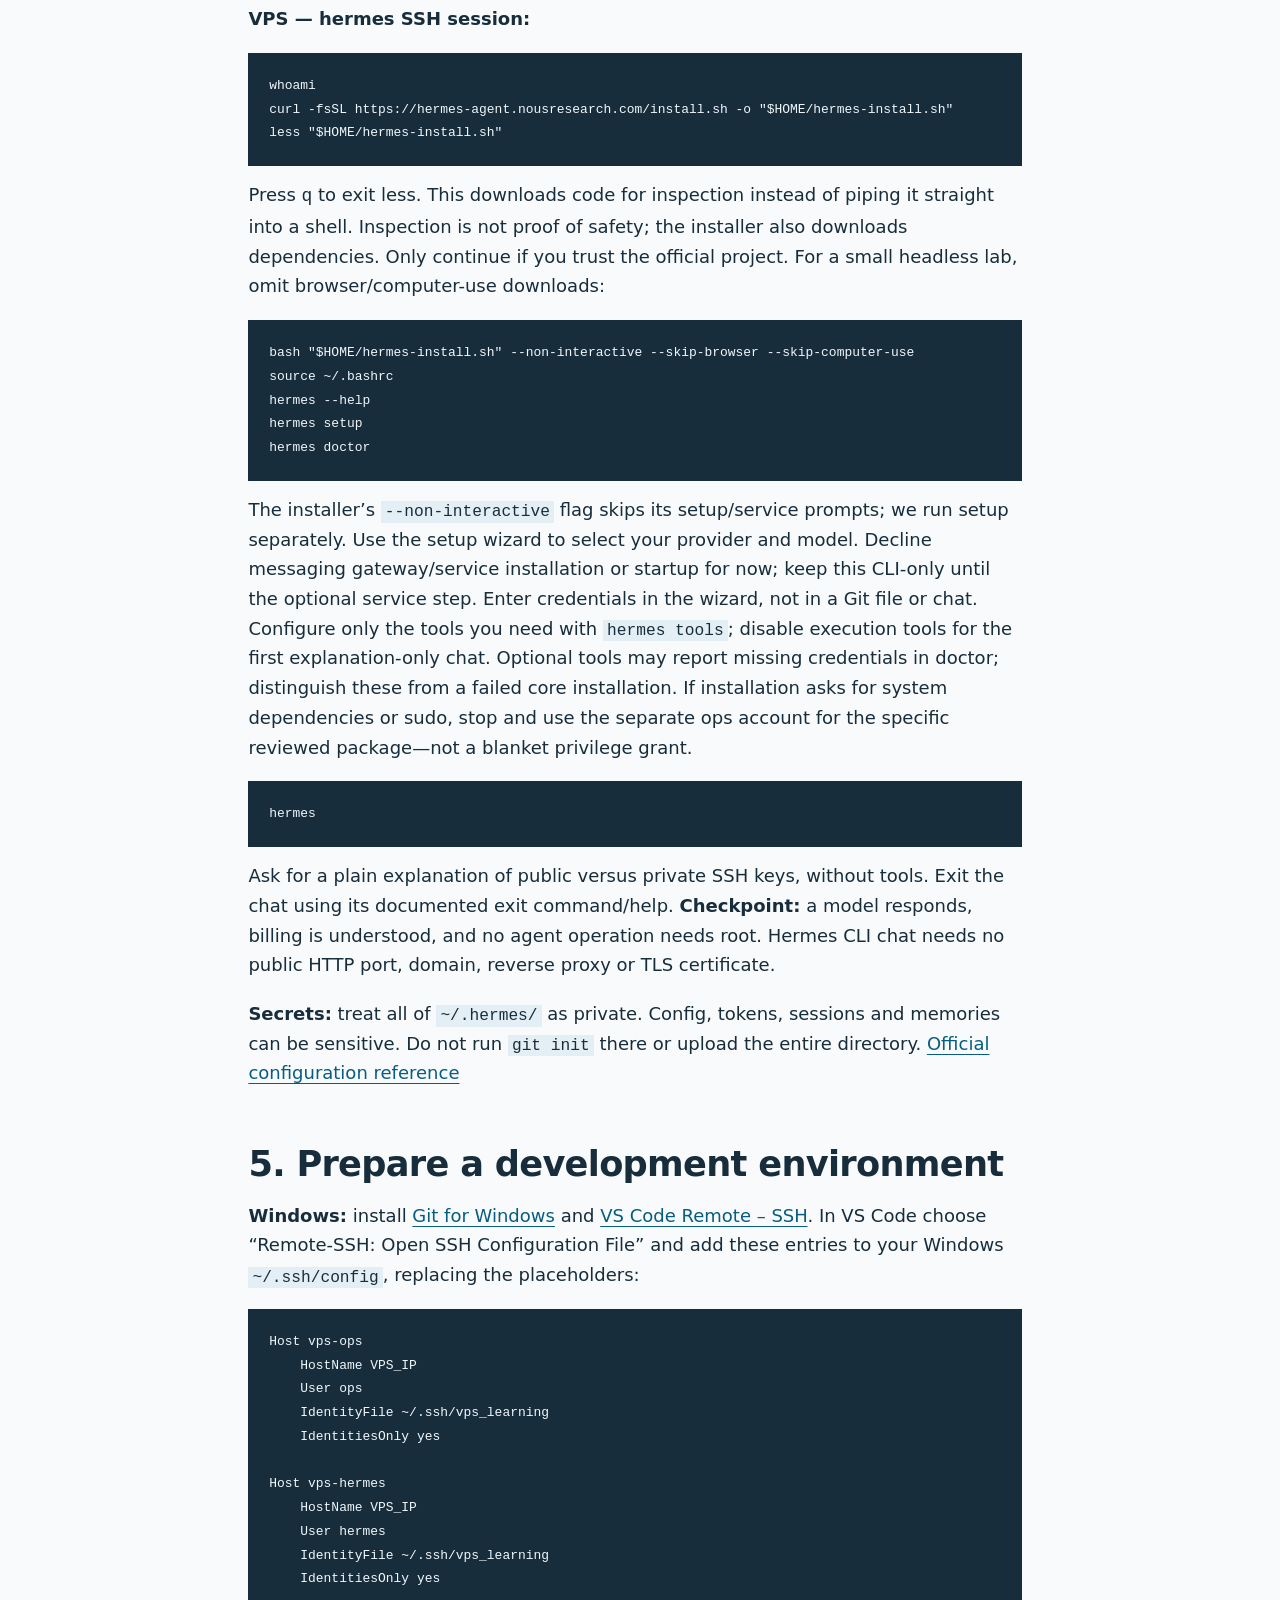
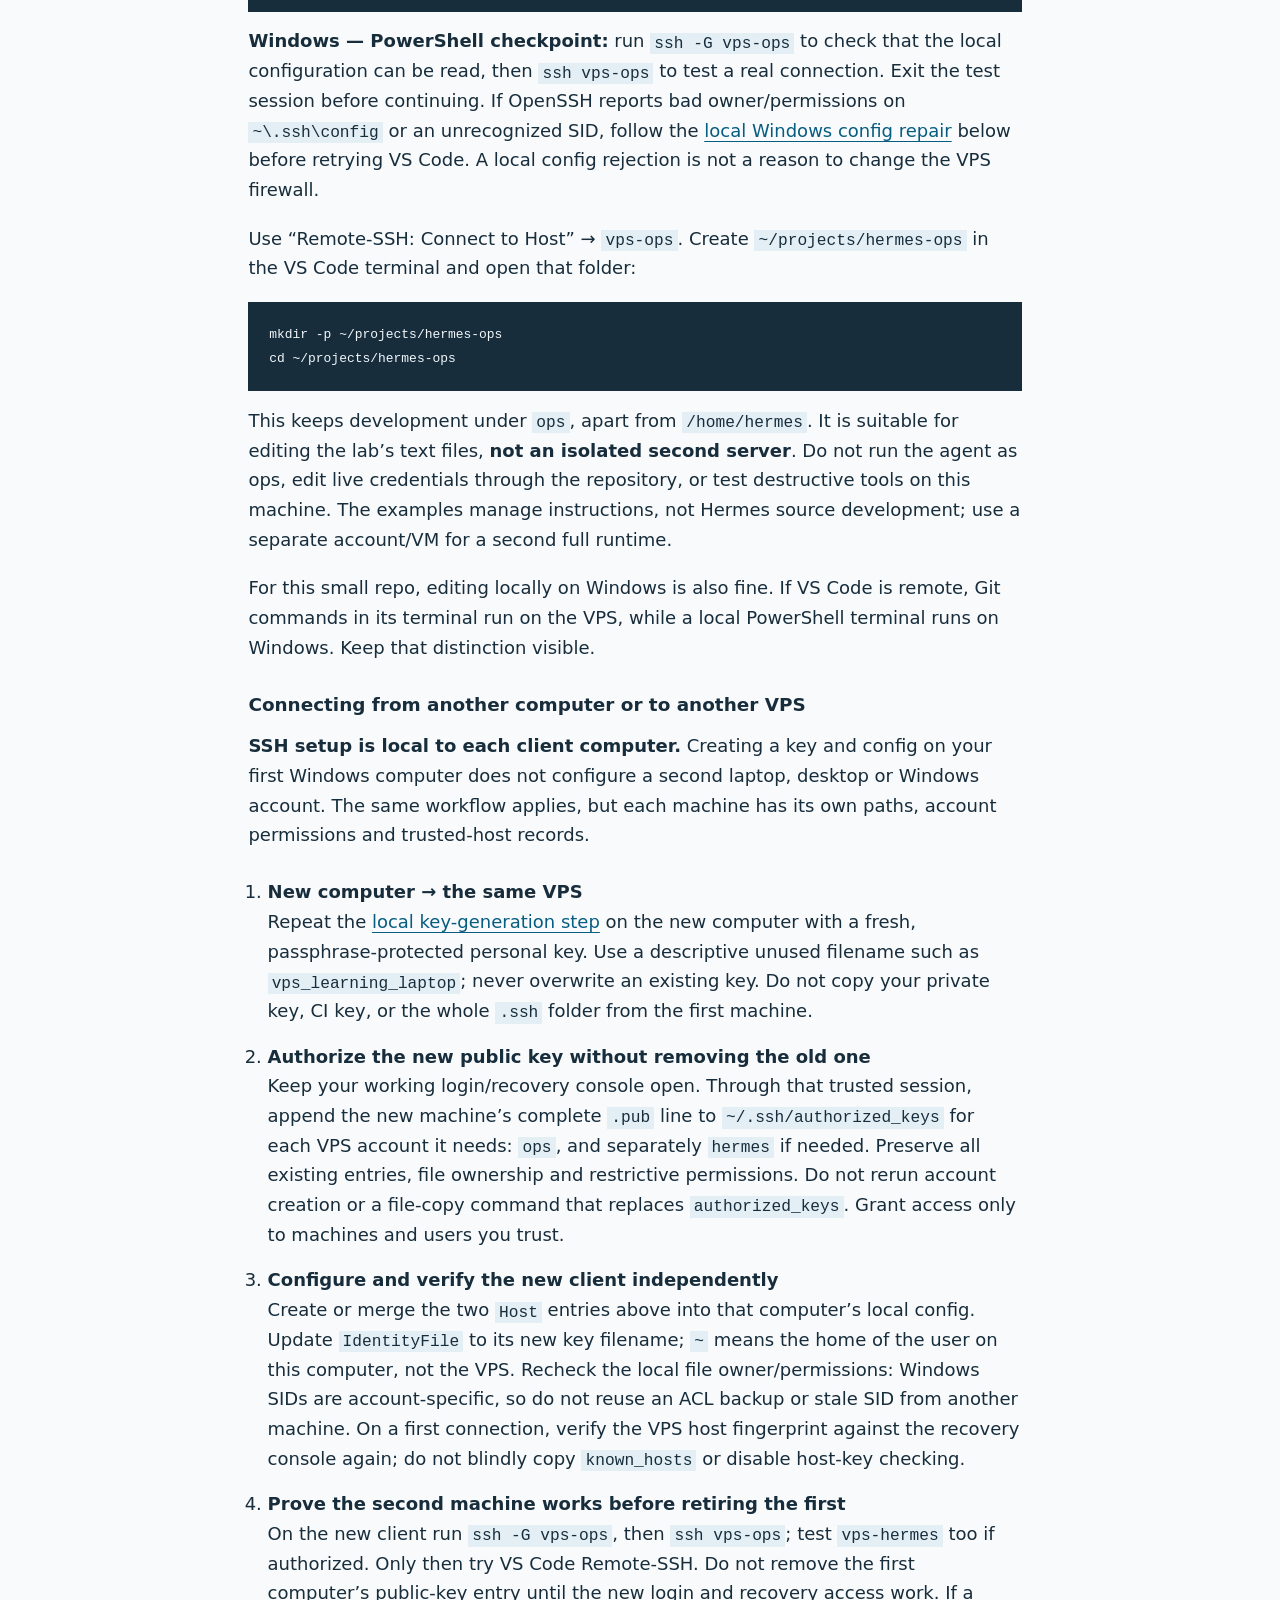
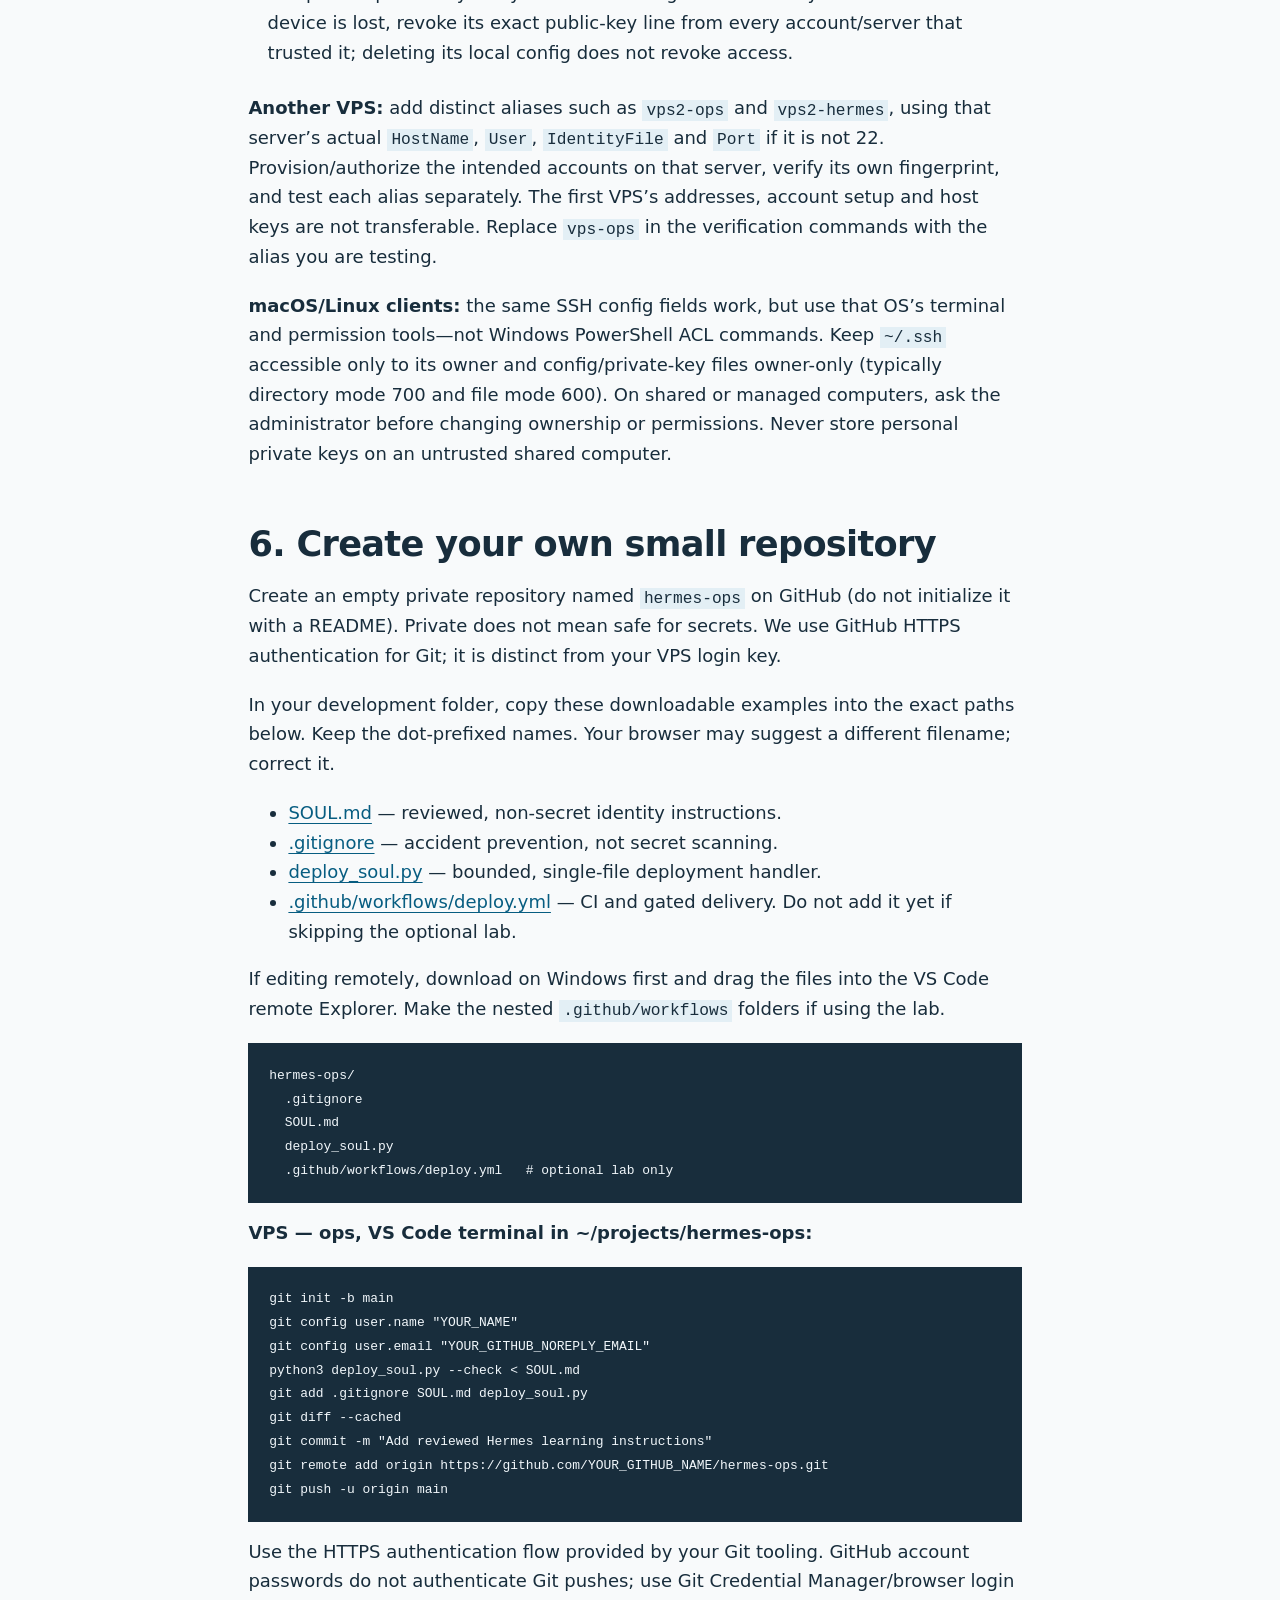
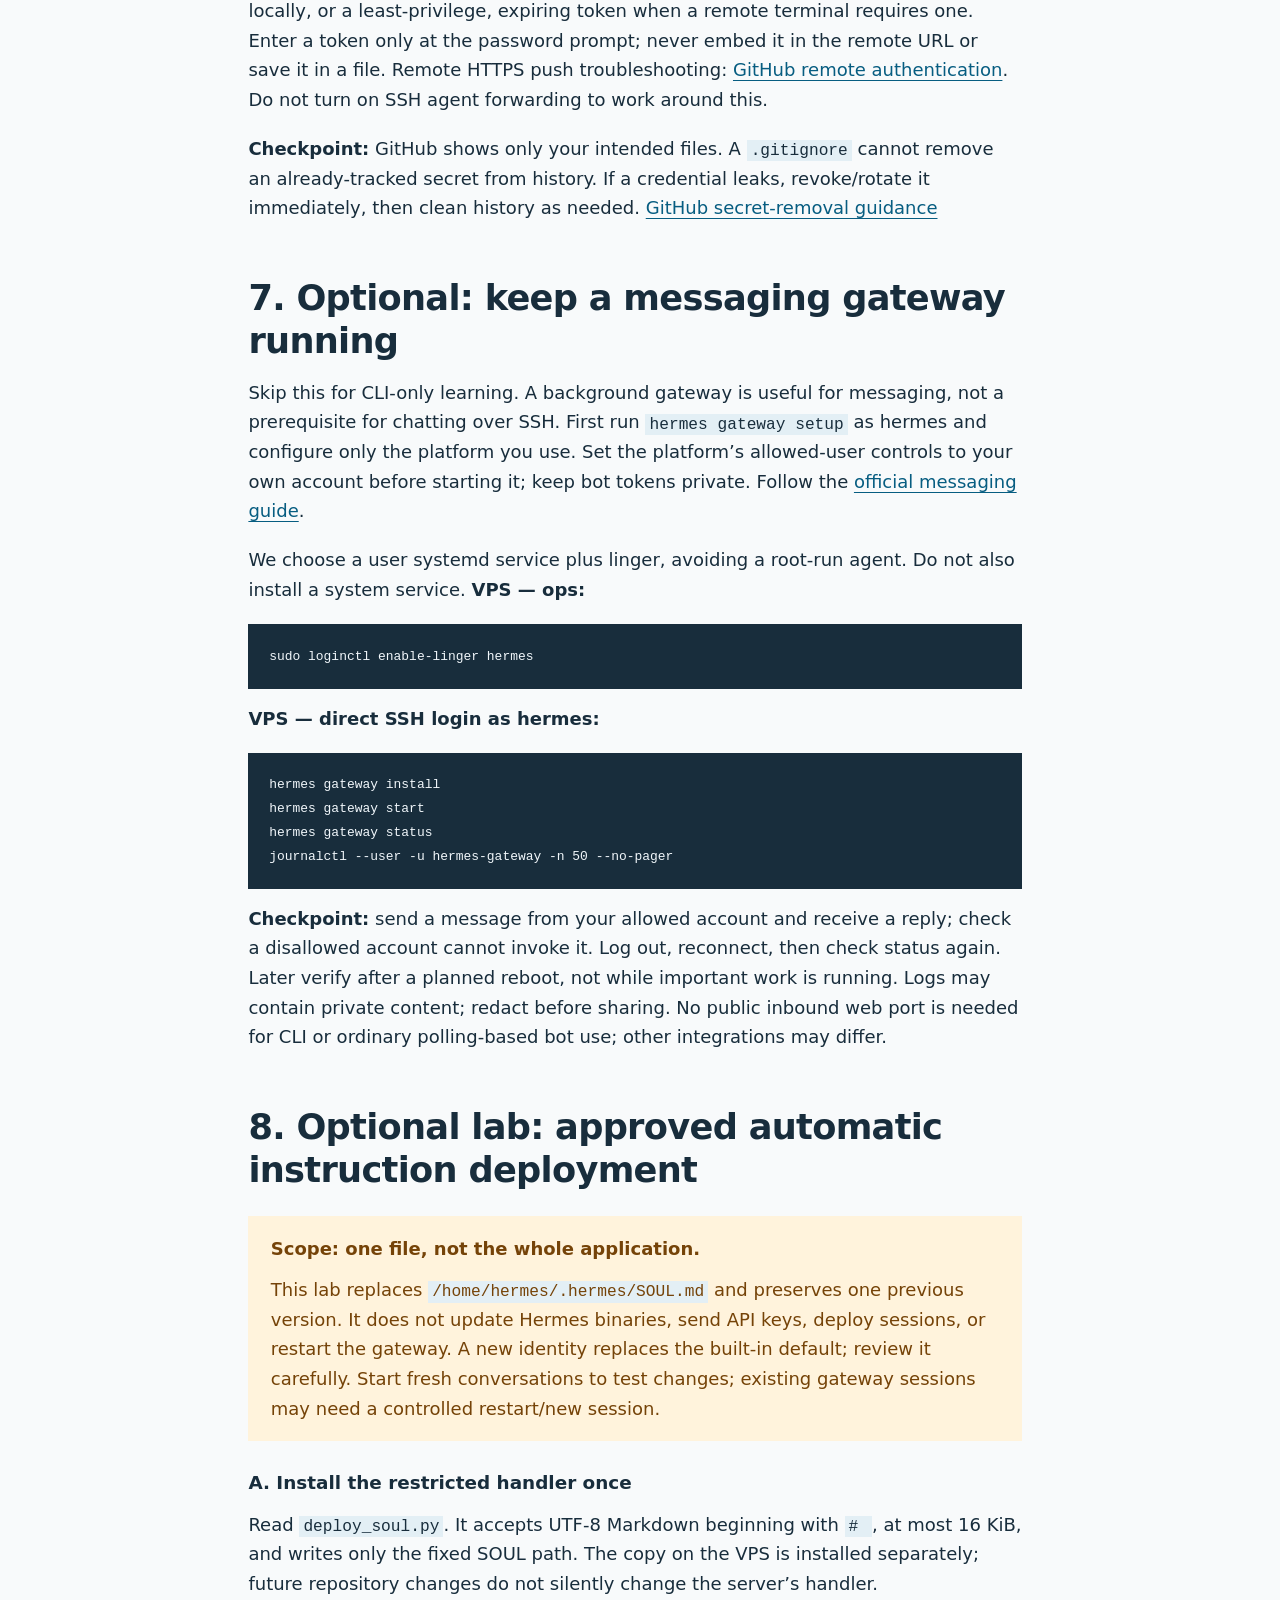
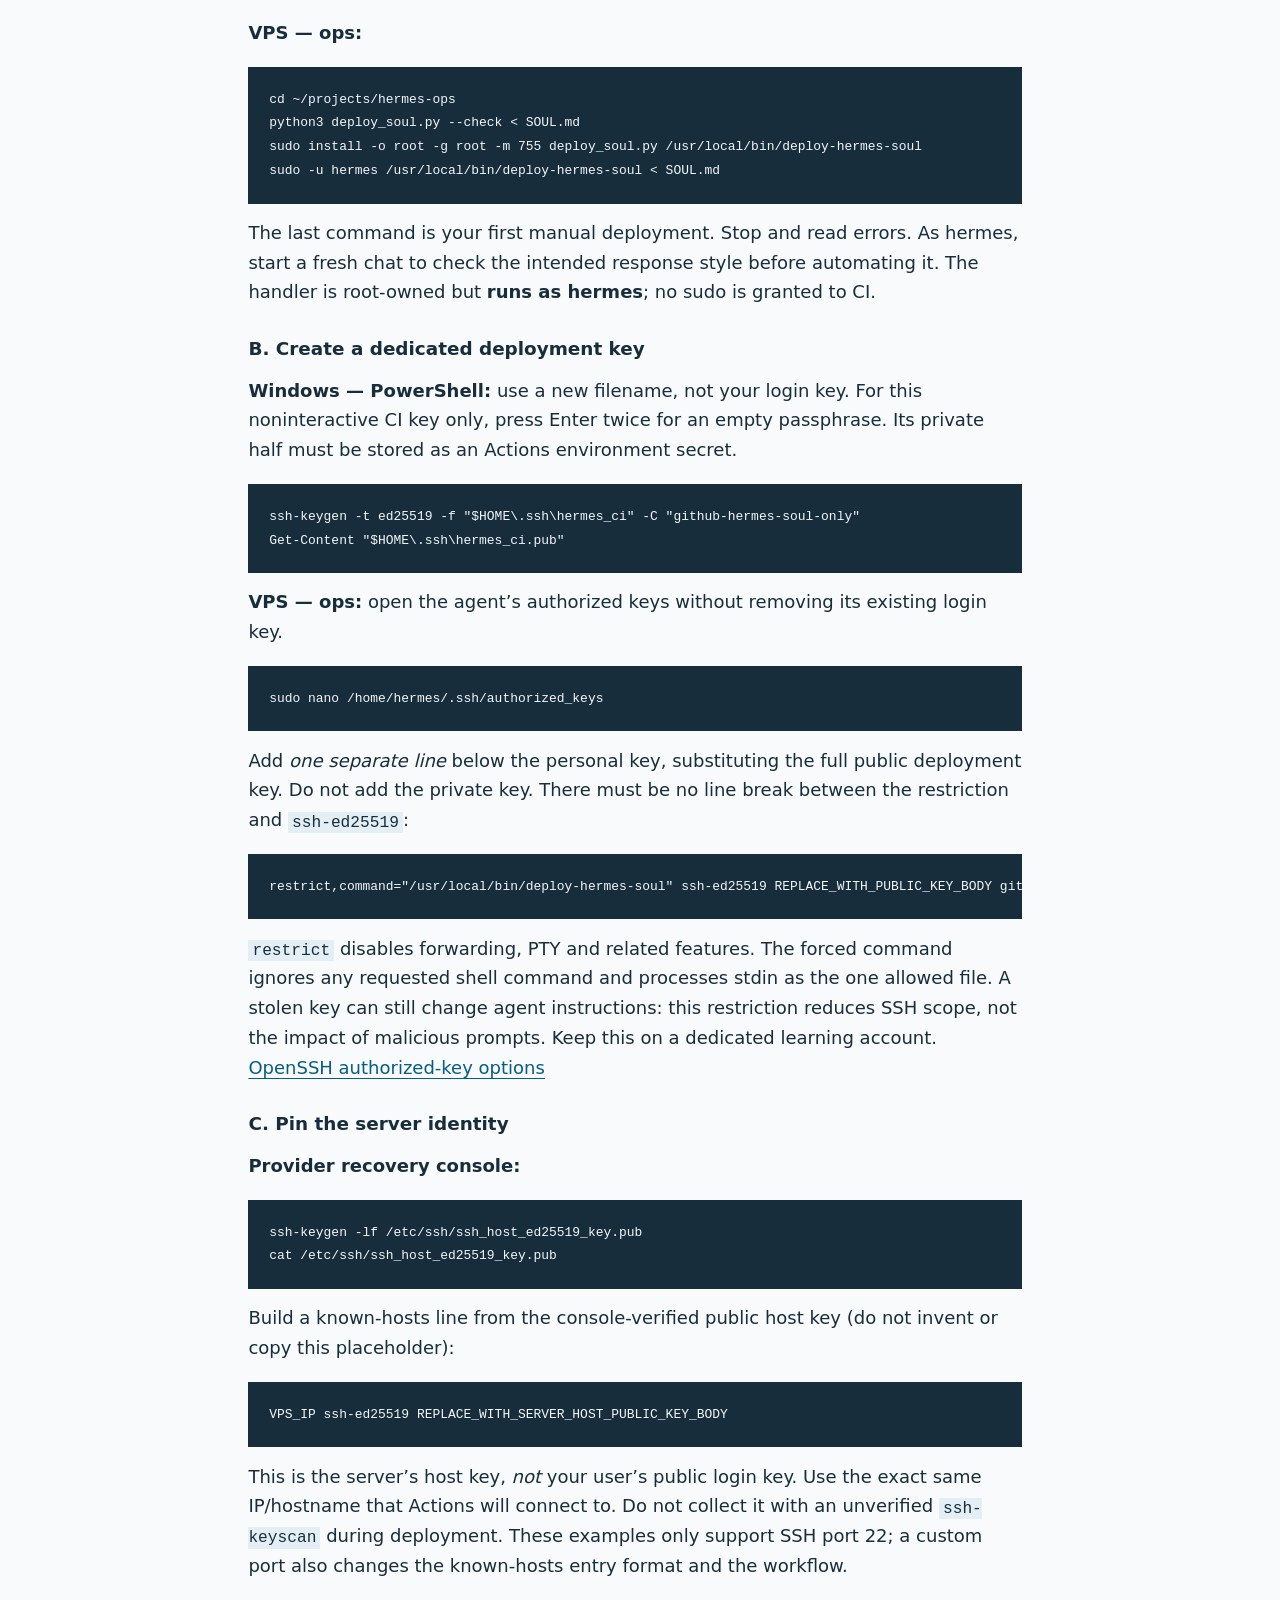
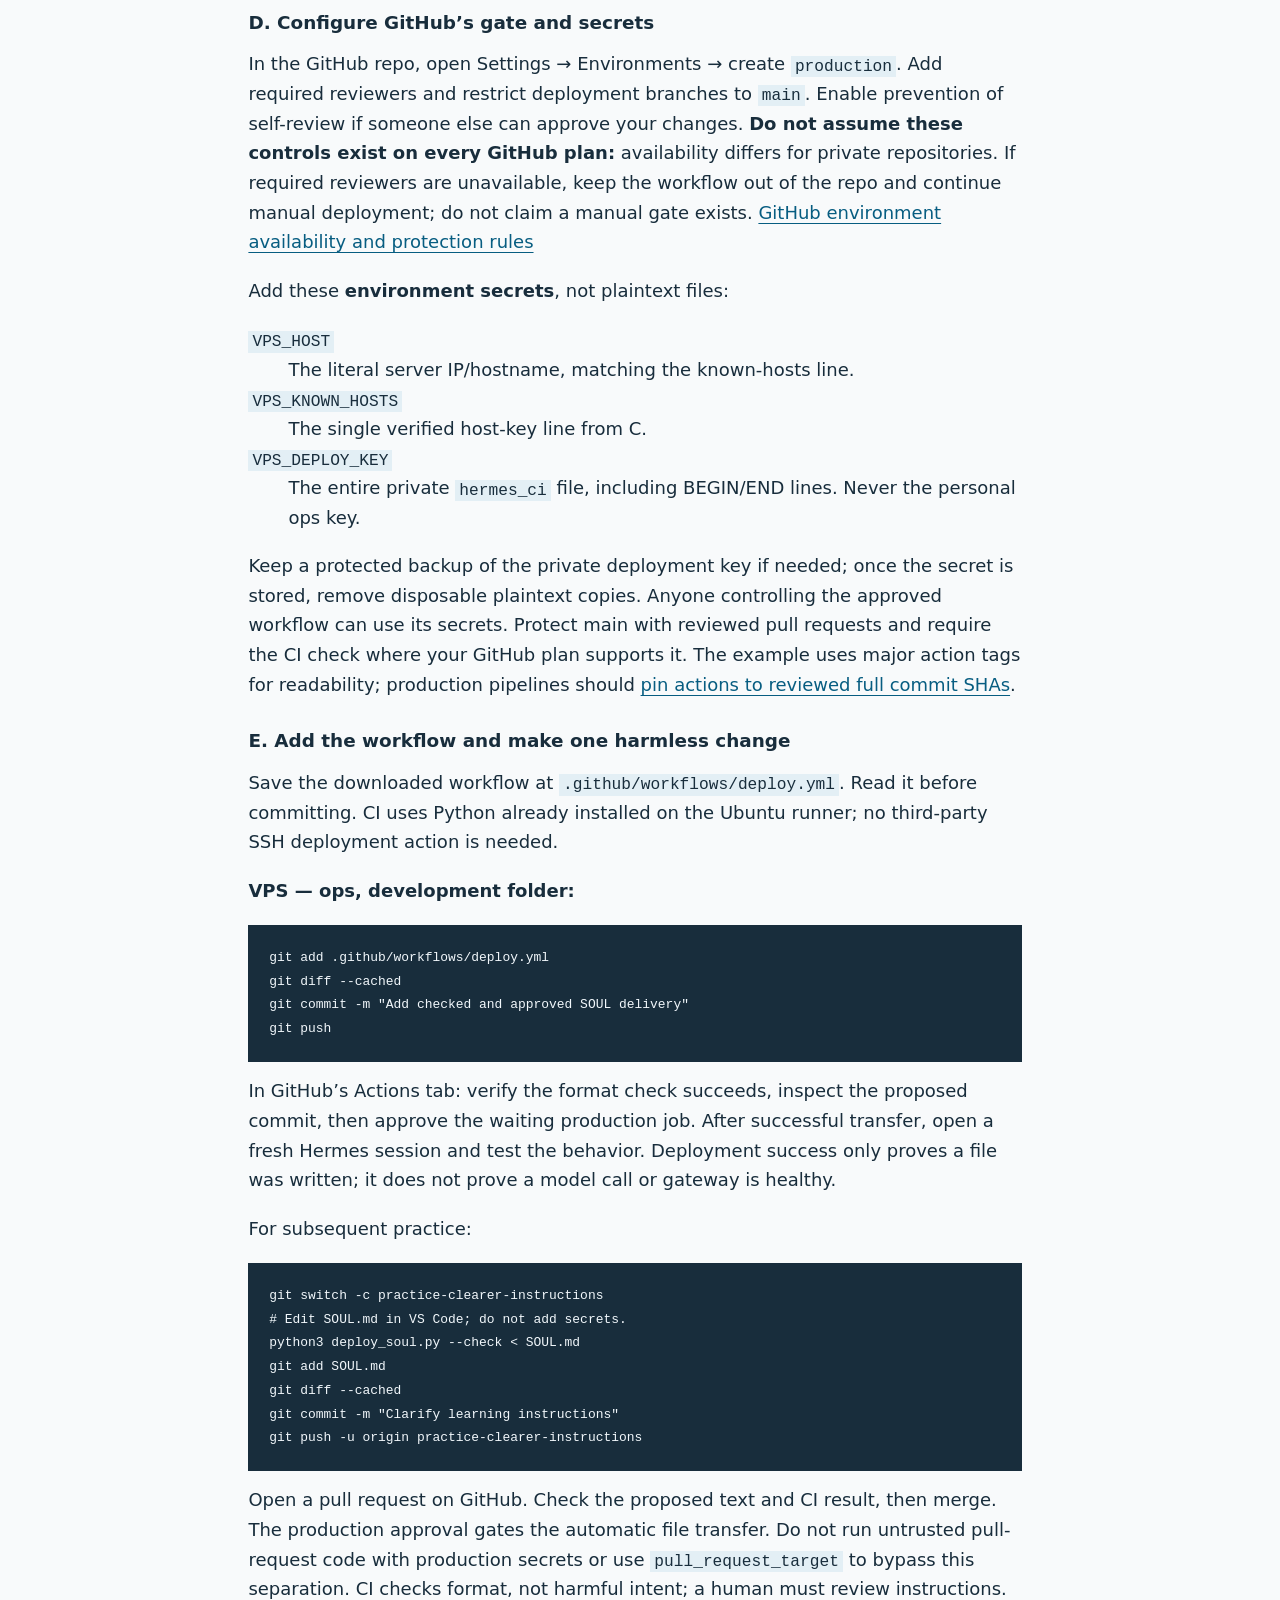
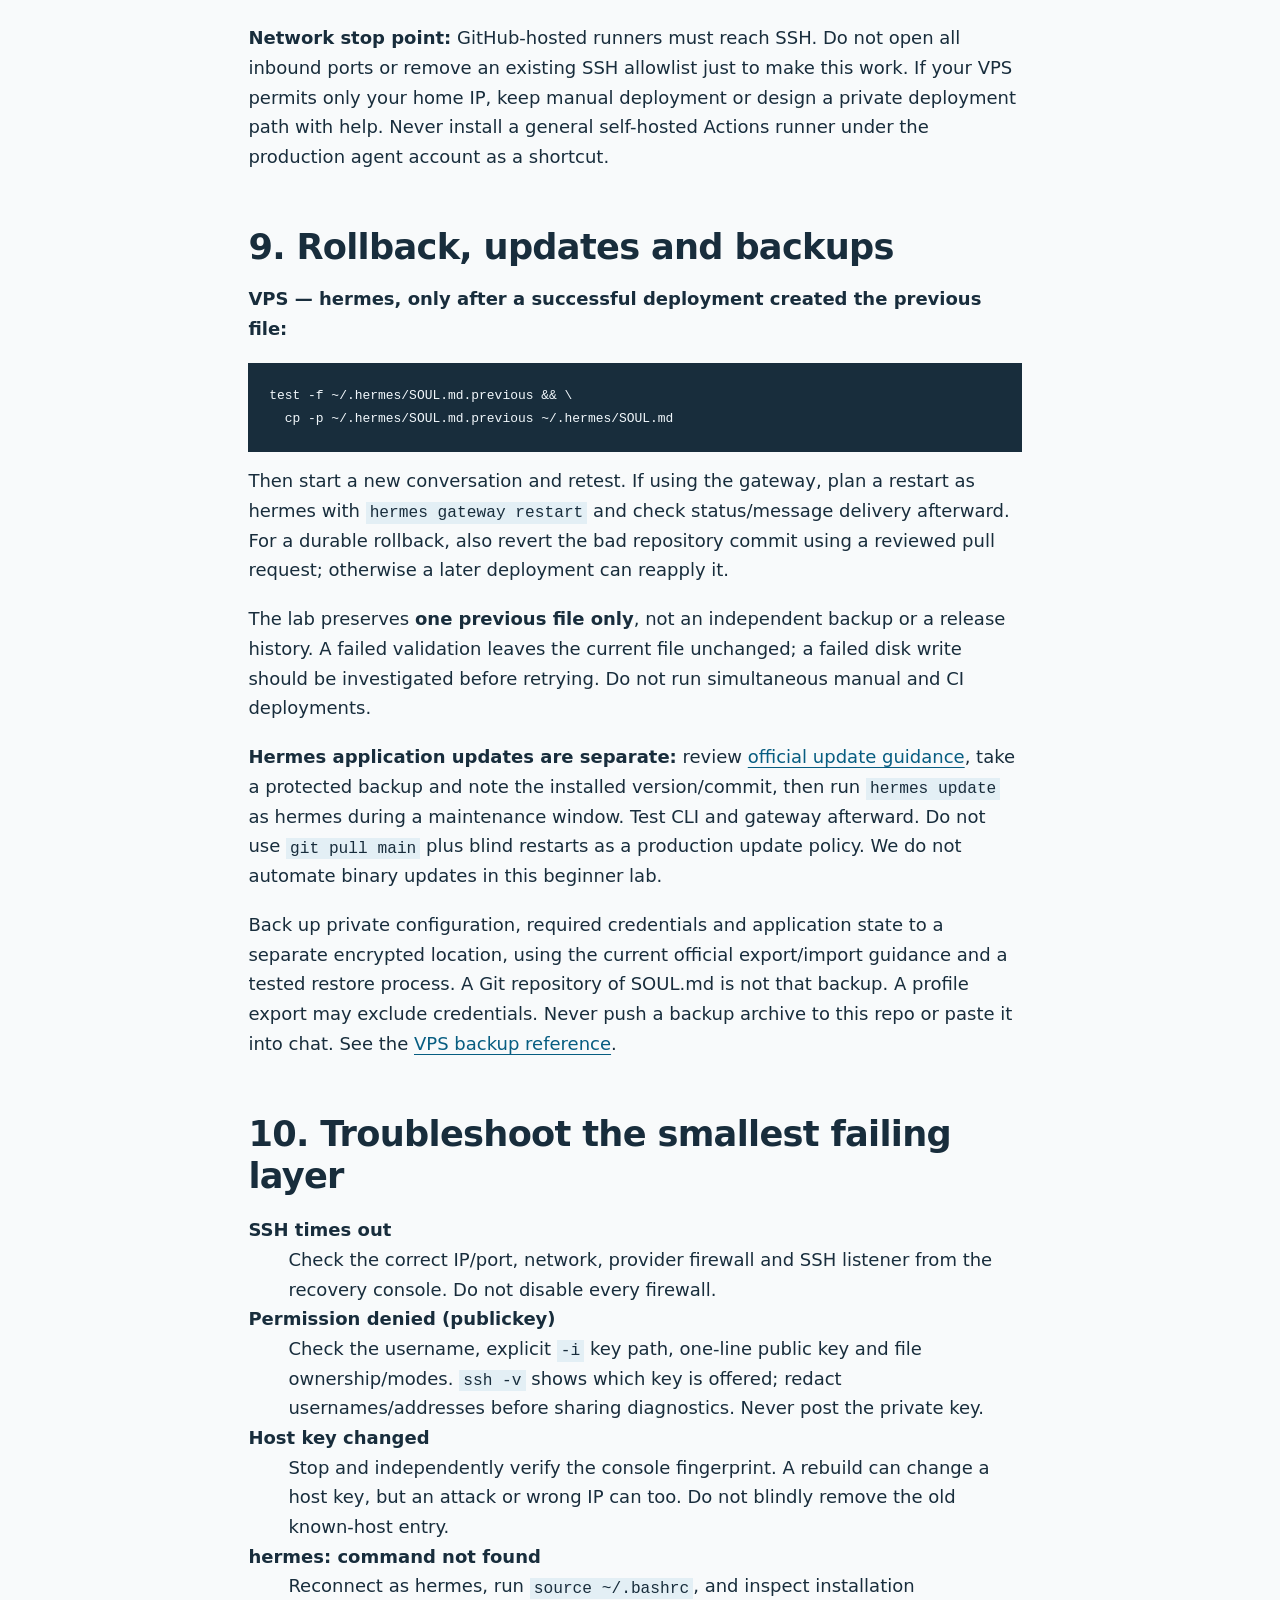
<file: reference/hermes-setup-playbook.html>
<!doctype html>
<html lang="en"><head><meta charset="utf-8"><meta name="viewport" content="width=device-width,initial-scale=1"><title>Hermes on Ubuntu 24.04 — setup playbook</title><link rel="stylesheet" href="../assets/course.css"><link rel="stylesheet" href="../assets/navigation.css"><script defer src="../assets/navigation.js"></script></head>
<body><a class="skip" href="#main">Skip to playbook</a><header class="site-header"><a class="brand" href="../index.html">VPS / Learning workspace</a><nav aria-label="Primary"><a href="../index.html">Home</a><details class="nav-menu"><summary aria-expanded="false">Lessons</summary><ul><li><a href="../lessons/0001-vps-mental-model.html">Lesson 1 · Understand your VPS</a></li><li><a href="../lessons/0002-hermes-agent-setup.html">Lesson 2 · Set up Hermes Agent</a></li><li><a href="../lessons/0003-pi-software-factory.html">Lesson 3 · Run a Pi software factory</a></li><li><a href="../lessons/0004-n8n-vps.html">Lesson 4 · Make one workflow reliable</a></li><li><a href="../lessons/0005-manual-service-setup.html">Lesson 5 · Maintain service versions</a></li><li><a href="../lessons/0006-service-cicd.html">Lesson 6 · Automate the checked path</a></li><li><a href="../lessons/0007-service-recovery.html">Lesson 7 · Prove you can recover</a></li></ul></details><details class="nav-menu"><summary aria-expanded="false">Playbooks</summary><ul><li><a href="pi-factory-playbook.html">Pi factory playbook</a></li><li><a href="hermes-setup-playbook.html" aria-current="page">Hermes setup playbook</a></li><li><a href="vps-field-guide.html">VPS field guide</a></li><li><a href="n8n-vps-playbook.html">n8n VPS playbook</a></li><li><a href="manual-service-playbook.html">Manual service playbook</a></li><li><a href="service-cicd-playbook.html">Service CI/CD playbook</a></li><li><a href="service-recovery-playbook.html">Service recovery playbook</a></li></ul></details></nav></header><div class="site-layout"><details class="sidebar" id="sidebar" open><summary>Learning path</summary><div class="sidebar-content"><nav aria-label="Learning path"><h2>Learning path</h2><ul><li><a href="../index.html#roadmap">Learning roadmap</a></li><li><a href="../lessons/0001-vps-mental-model.html">Understand your VPS</a></li><li><a href="../lessons/0002-hermes-agent-setup.html">Set up Hermes Agent</a></li><li><a href="../lessons/0003-pi-software-factory.html">Run a Pi software factory</a></li><li><a href="pi-factory-playbook.html">Pi factory playbook</a></li><li><a href="hermes-setup-playbook.html">Hermes setup playbook</a></li><li><a href="vps-field-guide.html#glossary">VPS glossary</a></li><li><a href="../lessons/0004-n8n-vps.html">Make one workflow reliable</a></li><li><a href="n8n-vps-playbook.html">n8n VPS playbook</a></li><li><a href="../lessons/0005-manual-service-setup.html">Manual First · Lesson 5</a></li><li><a href="../lessons/0006-service-cicd.html">CI/CD · Lesson 6</a></li><li><a href="../lessons/0007-service-recovery.html">Recovery · Lesson 7</a></li><li><a href="manual-service-playbook.html">Manual service playbook</a></li><li><a href="service-cicd-playbook.html">Service CI/CD playbook</a></li><li><a href="service-recovery-playbook.html">Service recovery playbook</a></li></ul></nav></div></details>
<main id="main"><h1>Windows to Ubuntu.<br>One checkpoint at a time.</h1><p class="lead">A companion to <a href="../lessons/0002-hermes-agent-setup.html">Lesson 2</a>. Set up Nous Research’s Hermes Agent manually before trusting automation.</p><p class="meta">Ubuntu 24.04 LTS · Windows PowerShell · commands are examples for a fresh, dedicated learning VPS · reviewed 2 November 2026</p><article>
<div class="notice"><strong>Do not paste this whole page into a terminal.</strong><p>Run one block at a time. Replace <code>VPS_IP</code> with your server’s literal address and <code>YOUR_GITHUB_NAME</code> with your GitHub username. These examples assume SSH port 22 and an initial root login supplied by your provider. If your login name, port, accounts or existing workloads differ, stop and ask for adapted commands. Nothing here has been run on your VPS.</p></div>
<h2 id="requirements" tabindex="-1">1. Check requirements and your way back in</h2><ul class="checklist"><li><strong>Provider recovery console</strong>Open the Hostinger browser console and verify you can log in. Keep it available alongside SSH. Back up existing data before any changes. Do not reinstall Ubuntu to follow this lesson.</li><li><strong>Windows tools</strong>PowerShell, OpenSSH client, Git for Windows, VS Code and its Microsoft Remote – SSH extension. Run <code>ssh -V</code> and <code>git --version</code>; if missing, install from the official Windows/Git sources, not an arbitrary download site.</li><li><strong>VPS resources</strong>For this learning plan, budget roughly 2 vCPU, 4 GB RAM and 20 GB free disk; these are planning targets, <em>not official Hermes minima</em>. Browser tools and local models can need much more. We use a remote model provider, not a local GPU model.</li><li><strong>Provider credentials and costs</strong>You need a supported model provider/subscription or API key and an appropriate spending limit. VPS hosting does not pay for model calls.</li></ul>
<p><strong>VPS — initial administrator:</strong></p><pre><code>cat /etc/os-release
whoami
free -h
df -h /
ss -lnt
ufw status</code></pre><p><strong>Checkpoint:</strong> confirm Ubuntu 24.04, free resources, SSH’s actual port, and whether a firewall is active. A command missing or a different version means investigate, not guess. Read <a href="https://www.hostinger.com/support/vps/">Hostinger’s VPS guidance</a> and <a href="https://documentation.ubuntu.com/server/how-to/security/openssh-server/">Ubuntu’s OpenSSH guidance</a>.</p>
<h2 id="ssh" tabindex="-1">2. Create a personal SSH key on Windows</h2><p><strong>Windows — PowerShell:</strong> first check for existing files. Choose a new filename if <code>vps_learning</code> already exists; never overwrite a key you use elsewhere.</p><pre><code>ssh -V
Get-ChildItem "$HOME\.ssh" -ErrorAction SilentlyContinue
New-Item -ItemType Directory -Force "$HOME\.ssh" | Out-Null
ssh-keygen -t ed25519 -a 64 -f "$HOME\.ssh\vps_learning" -C "windows-vps-learning"
Get-Content "$HOME\.ssh\vps_learning.pub"</code></pre><p>Enter a strong passphrase when prompted. The file ending in <code>.pub</code> is public; the same name without <code>.pub</code> is private. Keep the private file on Windows. Do not paste it into chat, the VPS or GitHub.</p>
<p><strong>Provider console — initial administrator:</strong> read the server fingerprint before your first SSH connection.</p><pre><code>ssh-keygen -lf /etc/ssh/ssh_host_ed25519_key.pub</code></pre><p><strong>Windows — PowerShell:</strong></p><pre><code>ssh -o HostKeyAlgorithms=ssh-ed25519 root@VPS_IP</code></pre><p>Compare the displayed SHA256 fingerprint with the console output. Only accept a match, then use your initial login password. If the fingerprint differs, stop; confirm the IP and ask your provider. The public-key setup comes next. <a href="https://documentation.ubuntu.com/server/how-to/security/openssh-server/">Source: OpenSSH authentication and keys</a></p>
<h2 id="accounts" tabindex="-1">3. Separate administration from the agent</h2><p>We use <code>ops</code> to administer the server and <code>hermes</code> to run the agent. The agent account gets no sudo rights. The personal key can log you into both; the later CI key is separate and restricted.</p><p><strong>VPS — initial root session:</strong> if these users already exist, do not recreate them; inspect their current configuration first.</p><pre><code>adduser ops
usermod -aG sudo ops
install -d -m 700 -o ops -g ops /home/ops/.ssh
nano /home/ops/.ssh/authorized_keys</code></pre><p>In nano, paste only your one-line <code>vps_learning.pub</code> output. Save with Ctrl+O, Enter; exit Ctrl+X. Then:</p><pre><code>chown ops:ops /home/ops/.ssh/authorized_keys
chmod 600 /home/ops/.ssh/authorized_keys</code></pre><p><strong>Windows — second PowerShell window:</strong> keep the root session open.</p><pre><code>ssh -i "$HOME\.ssh\vps_learning" ops@VPS_IP</code></pre><p><strong>VPS — new ops session:</strong></p><pre><code>sudo -v
sudo adduser --disabled-password --gecos "" hermes
sudo install -d -m 700 -o hermes -g hermes /home/hermes/.ssh
sudo install -m 600 -o hermes -g hermes /home/ops/.ssh/authorized_keys /home/hermes/.ssh/authorized_keys
sudo chmod 700 /home/hermes
sudo apt update
sudo apt install -y git curl tar build-essential libatomic1 python3</code></pre><p><strong>Windows — another window:</strong></p><pre><code>ssh -i "$HOME\.ssh\vps_learning" hermes@VPS_IP</code></pre><p><strong>Checkpoint:</strong> <code>whoami</code> should say <code>hermes</code>. In the ops session, <code>id hermes</code> must not list <code>sudo</code> or <code>docker</code>. Test both logins before closing the original session. Do not grant passwordless sudo to the agent to fix an installation error.</p>
<div class="notice"><strong>A folder is not a sandbox.</strong><p>The agent can access what its Linux user can access, including its own credentials. Do not put other services, administrator keys or sensitive work in this account. Avoid agent access to the Docker socket: it can grant host-level control. For stronger separation, use another VPS or a reviewed sandbox.</p></div>
<p><strong>Firewall and SSH hardening:</strong> this lab does not change your SSH port or disable authentication methods. If enabling a firewall later, allow the <em>actual</em> SSH port at both Ubuntu and provider layers first. Ubuntu’s <code>OpenSSH</code> ufw profile normally assumes port 22. Verify new logins and recovery access before disabling password/root login; validate SSH configuration with <code>sudo sshd -t</code> before reloading. Never delete an existing authorized key blindly.</p>
<h2 id="install" tabindex="-1">4. Install Hermes as hermes, not root</h2><p>The <a href="https://hermes-agent.nousresearch.com/docs/getting-started/installation/">official installer</a> manages its Python/runtime dependencies. Do not replace Ubuntu’s system Python or install arbitrary global pip packages to match it. At review time, first-party installs use managed Python 3.14; follow the live installer documentation if that changes.</p><p><strong>VPS — hermes SSH session:</strong></p><pre><code>whoami
curl -fsSL https://hermes-agent.nousresearch.com/install.sh -o "$HOME/hermes-install.sh"
less "$HOME/hermes-install.sh"</code></pre><p>Press <kbd>q</kbd> to exit less. This downloads code for inspection instead of piping it straight into a shell. Inspection is not proof of safety; the installer also downloads dependencies. Only continue if you trust the official project. For a small headless lab, omit browser/computer-use downloads:</p><pre><code>bash "$HOME/hermes-install.sh" --non-interactive --skip-browser --skip-computer-use
source ~/.bashrc
hermes --help
hermes setup
hermes doctor</code></pre><p>The installer’s <code>--non-interactive</code> flag skips its setup/service prompts; we run setup separately. Use the setup wizard to select your provider and model. Decline messaging gateway/service installation or startup for now; keep this CLI-only until the optional service step. Enter credentials in the wizard, not in a Git file or chat. Configure only the tools you need with <code>hermes tools</code>; disable execution tools for the first explanation-only chat. Optional tools may report missing credentials in doctor; distinguish these from a failed core installation. If installation asks for system dependencies or sudo, stop and use the separate ops account for the specific reviewed package—not a blanket privilege grant.</p><pre><code>hermes</code></pre><p>Ask for a plain explanation of public versus private SSH keys, without tools. Exit the chat using its documented exit command/help. <strong>Checkpoint:</strong> a model responds, billing is understood, and no agent operation needs root. Hermes CLI chat needs no public HTTP port, domain, reverse proxy or TLS certificate.</p><p><strong>Secrets:</strong> treat all of <code>~/.hermes/</code> as private. Config, tokens, sessions and memories can be sensitive. Do not run <code>git init</code> there or upload the entire directory. <a href="https://hermes-agent.nousresearch.com/docs/user-guide/configuration/">Official configuration reference</a></p>
<h2 id="dev" tabindex="-1">5. Prepare a development environment</h2><p><strong>Windows:</strong> install <a href="https://git-scm.com/downloads/win">Git for Windows</a> and <a href="https://code.visualstudio.com/docs/remote/ssh">VS Code Remote – SSH</a>. In VS Code choose “Remote-SSH: Open SSH Configuration File” and add these entries to your Windows <code>~/.ssh/config</code>, replacing the placeholders:</p><pre><code>Host vps-ops
    HostName VPS_IP
    User ops
    IdentityFile ~/.ssh/vps_learning
    IdentitiesOnly yes

Host vps-hermes
    HostName VPS_IP
    User hermes
    IdentityFile ~/.ssh/vps_learning
    IdentitiesOnly yes</code></pre><p><strong>Windows — PowerShell checkpoint:</strong> run <code>ssh -G vps-ops</code> to check that the local configuration can be read, then <code>ssh vps-ops</code> to test a real connection. Exit the test session before continuing. If OpenSSH reports bad owner/permissions on <code>~\.ssh\config</code> or an unrecognized SID, follow the <a href="#windows-ssh-config">local Windows config repair</a> below before retrying VS Code. A local config rejection is not a reason to change the VPS firewall.</p><p>Use “Remote-SSH: Connect to Host” → <code>vps-ops</code>. Create <code>~/projects/hermes-ops</code> in the VS Code terminal and open that folder:</p><pre><code>mkdir -p ~/projects/hermes-ops
cd ~/projects/hermes-ops</code></pre><p>This keeps development under <code>ops</code>, apart from <code>/home/hermes</code>. It is suitable for editing the lab’s text files, <strong>not an isolated second server</strong>. Do not run the agent as ops, edit live credentials through the repository, or test destructive tools on this machine. The examples manage instructions, not Hermes source development; use a separate account/VM for a second full runtime.</p><p>For this small repo, editing locally on Windows is also fine. If VS Code is remote, Git commands in its terminal run on the VPS, while a local PowerShell terminal runs on Windows. Keep that distinction visible.</p>
<h3 id="ssh-other-machines" tabindex="-1">Connecting from another computer or to another VPS</h3><p><strong>SSH setup is local to each client computer.</strong> Creating a key and config on your first Windows computer does not configure a second laptop, desktop or Windows account. The same workflow applies, but each machine has its own paths, account permissions and trusted-host records.</p><ol class="checklist"><li><strong>New computer → the same VPS</strong>Repeat the <a href="#ssh">local key-generation step</a> on the new computer with a fresh, passphrase-protected personal key. Use a descriptive unused filename such as <code>vps_learning_laptop</code>; never overwrite an existing key. Do not copy your private key, CI key, or the whole <code>.ssh</code> folder from the first machine.</li><li><strong>Authorize the new public key without removing the old one</strong>Keep your working login/recovery console open. Through that trusted session, append the new machine’s complete <code>.pub</code> line to <code>~/.ssh/authorized_keys</code> for each VPS account it needs: <code>ops</code>, and separately <code>hermes</code> if needed. Preserve all existing entries, file ownership and restrictive permissions. Do not rerun account creation or a file-copy command that replaces <code>authorized_keys</code>. Grant access only to machines and users you trust.</li><li><strong>Configure and verify the new client independently</strong>Create or merge the two <code>Host</code> entries above into that computer’s local config. Update <code>IdentityFile</code> to its new key filename; <code>~</code> means the home of the user on this computer, not the VPS. Recheck the local file owner/permissions: Windows SIDs are account-specific, so do not reuse an ACL backup or stale SID from another machine. On a first connection, verify the VPS host fingerprint against the recovery console again; do not blindly copy <code>known_hosts</code> or disable host-key checking.</li><li><strong>Prove the second machine works before retiring the first</strong>On the new client run <code>ssh -G vps-ops</code>, then <code>ssh vps-ops</code>; test <code>vps-hermes</code> too if authorized. Only then try VS Code Remote-SSH. Do not remove the first computer’s public-key entry until the new login and recovery access work. If a device is lost, revoke its exact public-key line from every account/server that trusted it; deleting its local config does not revoke access.</li></ol><p><strong>Another VPS:</strong> add distinct aliases such as <code>vps2-ops</code> and <code>vps2-hermes</code>, using that server’s actual <code>HostName</code>, <code>User</code>, <code>IdentityFile</code> and <code>Port</code> if it is not 22. Provision/authorize the intended accounts on that server, verify its own fingerprint, and test each alias separately. The first VPS’s addresses, account setup and host keys are not transferable. Replace <code>vps-ops</code> in the verification commands with the alias you are testing.</p><p><strong>macOS/Linux clients:</strong> the same SSH config fields work, but use that OS’s terminal and permission tools—not Windows PowerShell ACL commands. Keep <code>~/.ssh</code> accessible only to its owner and config/private-key files owner-only (typically directory mode 700 and file mode 600). On shared or managed computers, ask the administrator before changing ownership or permissions. Never store personal private keys on an untrusted shared computer.</p>
<h2 id="repo" tabindex="-1">6. Create your own small repository</h2><p>Create an empty private repository named <code>hermes-ops</code> on GitHub (do not initialize it with a README). Private does not mean safe for secrets. We use GitHub HTTPS authentication for Git; it is distinct from your VPS login key.</p><p>In your development folder, copy these downloadable examples into the exact paths below. Keep the dot-prefixed names. Your browser may suggest a different filename; correct it.</p><ul><li><a href="../examples/hermes-ops/SOUL.md" download>SOUL.md</a> — reviewed, non-secret identity instructions.</li><li><a href="../examples/hermes-ops/.gitignore" download>.gitignore</a> — accident prevention, not secret scanning.</li><li><a href="../examples/hermes-ops/deploy_soul.py" download>deploy_soul.py</a> — bounded, single-file deployment handler.</li><li><a href="../examples/hermes-ops/.github/workflows/deploy.yml" download>.github/workflows/deploy.yml</a> — CI and gated delivery. Do not add it yet if skipping the optional lab.</li></ul><p>If editing remotely, download on Windows first and drag the files into the VS Code remote Explorer. Make the nested <code>.github/workflows</code> folders if using the lab.</p><pre><code>hermes-ops/
  .gitignore
  SOUL.md
  deploy_soul.py
  .github/workflows/deploy.yml   # optional lab only</code></pre><p><strong>VPS — ops, VS Code terminal in ~/projects/hermes-ops:</strong></p><pre><code>git init -b main
git config user.name "YOUR_NAME"
git config user.email "YOUR_GITHUB_NOREPLY_EMAIL"
python3 deploy_soul.py --check &lt; SOUL.md
git add .gitignore SOUL.md deploy_soul.py
git diff --cached
git commit -m "Add reviewed Hermes learning instructions"
git remote add origin https://github.com/YOUR_GITHUB_NAME/hermes-ops.git
git push -u origin main</code></pre><p>Use the HTTPS authentication flow provided by your Git tooling. GitHub account passwords do not authenticate Git pushes; use Git Credential Manager/browser login locally, or a least-privilege, expiring token when a remote terminal requires one. Enter a token only at the password prompt; never embed it in the remote URL or save it in a file. Remote HTTPS push troubleshooting: <a href="https://docs.github.com/en/get-started/git-basics/about-remote-repositories">GitHub remote authentication</a>. Do not turn on SSH agent forwarding to work around this.</p><p><strong>Checkpoint:</strong> GitHub shows only your intended files. A <code>.gitignore</code> cannot remove an already-tracked secret from history. If a credential leaks, revoke/rotate it immediately, then clean history as needed. <a href="https://docs.github.com/en/authentication/keeping-your-account-and-data-secure/removing-sensitive-data-from-a-repository">GitHub secret-removal guidance</a></p>
<h2 id="service" tabindex="-1">7. Optional: keep a messaging gateway running</h2><p>Skip this for CLI-only learning. A background gateway is useful for messaging, not a prerequisite for chatting over SSH. First run <code>hermes gateway setup</code> as hermes and configure only the platform you use. Set the platform’s allowed-user controls to your own account before starting it; keep bot tokens private. Follow the <a href="https://hermes-agent.nousresearch.com/docs/user-guide/messaging/">official messaging guide</a>.</p><p>We choose a user systemd service plus linger, avoiding a root-run agent. Do not also install a system service. <strong>VPS — ops:</strong></p><pre><code>sudo loginctl enable-linger hermes</code></pre><p><strong>VPS — direct SSH login as hermes:</strong></p><pre><code>hermes gateway install
hermes gateway start
hermes gateway status
journalctl --user -u hermes-gateway -n 50 --no-pager</code></pre><p><strong>Checkpoint:</strong> send a message from your allowed account and receive a reply; check a disallowed account cannot invoke it. Log out, reconnect, then check status again. Later verify after a planned reboot, not while important work is running. Logs may contain private content; redact before sharing. No public inbound web port is needed for CLI or ordinary polling-based bot use; other integrations may differ.</p>
<h2 id="cicd" tabindex="-1">8. Optional lab: approved automatic instruction deployment</h2><div class="notice"><strong>Scope: one file, not the whole application.</strong><p>This lab replaces <code>/home/hermes/.hermes/SOUL.md</code> and preserves one previous version. It does not update Hermes binaries, send API keys, deploy sessions, or restart the gateway. A new identity replaces the built-in default; review it carefully. Start fresh conversations to test changes; existing gateway sessions may need a controlled restart/new session.</p></div>
<h3>A. Install the restricted handler once</h3><p>Read <code>deploy_soul.py</code>. It accepts UTF-8 Markdown beginning with <code># </code>, at most 16 KiB, and writes only the fixed SOUL path. The copy on the VPS is installed separately; future repository changes do not silently change the server’s handler.</p><p><strong>VPS — ops:</strong></p><pre><code>cd ~/projects/hermes-ops
python3 deploy_soul.py --check &lt; SOUL.md
sudo install -o root -g root -m 755 deploy_soul.py /usr/local/bin/deploy-hermes-soul
sudo -u hermes /usr/local/bin/deploy-hermes-soul &lt; SOUL.md</code></pre><p>The last command is your first manual deployment. Stop and read errors. As hermes, start a fresh chat to check the intended response style before automating it. The handler is root-owned but <strong>runs as hermes</strong>; no sudo is granted to CI.</p>
<h3>B. Create a dedicated deployment key</h3><p><strong>Windows — PowerShell:</strong> use a new filename, not your login key. For this noninteractive CI key only, press Enter twice for an empty passphrase. Its private half must be stored as an Actions environment secret.</p><pre><code>ssh-keygen -t ed25519 -f "$HOME\.ssh\hermes_ci" -C "github-hermes-soul-only"
Get-Content "$HOME\.ssh\hermes_ci.pub"</code></pre><p><strong>VPS — ops:</strong> open the agent’s authorized keys without removing its existing login key.</p><pre><code>sudo nano /home/hermes/.ssh/authorized_keys</code></pre><p>Add <em>one separate line</em> below the personal key, substituting the full public deployment key. Do not add the private key. There must be no line break between the restriction and <code>ssh-ed25519</code>:</p><pre><code>restrict,command="/usr/local/bin/deploy-hermes-soul" ssh-ed25519 REPLACE_WITH_PUBLIC_KEY_BODY github-hermes-soul-only</code></pre><p><code>restrict</code> disables forwarding, PTY and related features. The forced command ignores any requested shell command and processes stdin as the one allowed file. A stolen key can still change agent instructions: this restriction reduces SSH scope, not the impact of malicious prompts. Keep this on a dedicated learning account. <a href="https://man.openbsd.org/sshd.8#AUTHORIZED_KEYS_FILE_FORMAT">OpenSSH authorized-key options</a></p>
<h3>C. Pin the server identity</h3><p><strong>Provider recovery console:</strong></p><pre><code>ssh-keygen -lf /etc/ssh/ssh_host_ed25519_key.pub
cat /etc/ssh/ssh_host_ed25519_key.pub</code></pre><p>Build a known-hosts line from the console-verified public host key (do not invent or copy this placeholder):</p><pre><code>VPS_IP ssh-ed25519 REPLACE_WITH_SERVER_HOST_PUBLIC_KEY_BODY</code></pre><p>This is the server’s host key, <em>not</em> your user’s public login key. Use the exact same IP/hostname that Actions will connect to. Do not collect it with an unverified <code>ssh-keyscan</code> during deployment. These examples only support SSH port 22; a custom port also changes the known-hosts entry format and the workflow.</p>
<h3>D. Configure GitHub’s gate and secrets</h3><p>In the GitHub repo, open Settings → Environments → create <code>production</code>. Add required reviewers and restrict deployment branches to <code>main</code>. Enable prevention of self-review if someone else can approve your changes. <strong>Do not assume these controls exist on every GitHub plan:</strong> availability differs for private repositories. If required reviewers are unavailable, keep the workflow out of the repo and continue manual deployment; do not claim a manual gate exists. <a href="https://docs.github.com/en/actions/how-tos/deploy/configure-and-manage-deployments/manage-environments">GitHub environment availability and protection rules</a></p><p>Add these <strong>environment secrets</strong>, not plaintext files:</p><dl><dt><code>VPS_HOST</code></dt><dd>The literal server IP/hostname, matching the known-hosts line.</dd><dt><code>VPS_KNOWN_HOSTS</code></dt><dd>The single verified host-key line from C.</dd><dt><code>VPS_DEPLOY_KEY</code></dt><dd>The entire private <code>hermes_ci</code> file, including BEGIN/END lines. Never the personal ops key.</dd></dl><p>Keep a protected backup of the private deployment key if needed; once the secret is stored, remove disposable plaintext copies. Anyone controlling the approved workflow can use its secrets. Protect main with reviewed pull requests and require the CI check where your GitHub plan supports it. The example uses major action tags for readability; production pipelines should <a href="https://docs.github.com/en/actions/reference/security/secure-use">pin actions to reviewed full commit SHAs</a>.</p>
<h3>E. Add the workflow and make one harmless change</h3><p>Save the downloaded workflow at <code>.github/workflows/deploy.yml</code>. Read it before committing. CI uses Python already installed on the Ubuntu runner; no third-party SSH deployment action is needed.</p><p><strong>VPS — ops, development folder:</strong></p><pre><code>git add .github/workflows/deploy.yml
git diff --cached
git commit -m "Add checked and approved SOUL delivery"
git push</code></pre><p>In GitHub’s Actions tab: verify the format check succeeds, inspect the proposed commit, then approve the waiting production job. After successful transfer, open a fresh Hermes session and test the behavior. Deployment success only proves a file was written; it does not prove a model call or gateway is healthy.</p><p>For subsequent practice:</p><pre><code>git switch -c practice-clearer-instructions
# Edit SOUL.md in VS Code; do not add secrets.
python3 deploy_soul.py --check &lt; SOUL.md
git add SOUL.md
git diff --cached
git commit -m "Clarify learning instructions"
git push -u origin practice-clearer-instructions</code></pre><p>Open a pull request on GitHub. Check the proposed text and CI result, then merge. The production approval gates the automatic file transfer. Do not run untrusted pull-request code with production secrets or use <code>pull_request_target</code> to bypass this separation. CI checks format, not harmful intent; a human must review instructions.</p><p><strong>Network stop point:</strong> GitHub-hosted runners must reach SSH. Do not open all inbound ports or remove an existing SSH allowlist just to make this work. If your VPS permits only your home IP, keep manual deployment or design a private deployment path with help. Never install a general self-hosted Actions runner under the production agent account as a shortcut.</p>
<h2 id="recovery" tabindex="-1">9. Rollback, updates and backups</h2><p><strong>VPS — hermes, only after a successful deployment created the previous file:</strong></p><pre><code>test -f ~/.hermes/SOUL.md.previous &amp;&amp; \
  cp -p ~/.hermes/SOUL.md.previous ~/.hermes/SOUL.md</code></pre><p>Then start a new conversation and retest. If using the gateway, plan a restart as hermes with <code>hermes gateway restart</code> and check status/message delivery afterward. For a durable rollback, also revert the bad repository commit using a reviewed pull request; otherwise a later deployment can reapply it.</p><p>The lab preserves <strong>one previous file only</strong>, not an independent backup or a release history. A failed validation leaves the current file unchanged; a failed disk write should be investigated before retrying. Do not run simultaneous manual and CI deployments.</p><p><strong>Hermes application updates are separate:</strong> review <a href="https://hermes-agent.nousresearch.com/docs/getting-started/updating/">official update guidance</a>, take a protected backup and note the installed version/commit, then run <code>hermes update</code> as hermes during a maintenance window. Test CLI and gateway afterward. Do not use <code>git pull main</code> plus blind restarts as a production update policy. We do not automate binary updates in this beginner lab.</p><p>Back up private configuration, required credentials and application state to a separate encrypted location, using the current official export/import guidance and a tested restore process. A Git repository of SOUL.md is not that backup. A profile export may exclude credentials. Never push a backup archive to this repo or paste it into chat. See the <a href="vps-field-guide.html#backup">VPS backup reference</a>.</p>
<h2 id="troubleshooting" tabindex="-1">10. Troubleshoot the smallest failing layer</h2><dl><dt><strong>SSH times out</strong></dt><dd>Check the correct IP/port, network, provider firewall and SSH listener from the recovery console. Do not disable every firewall.</dd><dt><strong>Permission denied (publickey)</strong></dt><dd>Check the username, explicit <code>-i</code> key path, one-line public key and file ownership/modes. <code>ssh -v</code> shows which key is offered; redact usernames/addresses before sharing diagnostics. Never post the private key.</dd><dt><strong>Host key changed</strong></dt><dd>Stop and independently verify the console fingerprint. A rebuild can change a host key, but an attack or wrong IP can too. Do not blindly remove the old known-host entry.</dd><dt><strong>hermes: command not found</strong></dt><dd>Reconnect as hermes, run <code>source ~/.bashrc</code>, and inspect installation output/PATH. The ops and hermes accounts have different homes.</dd><dt><strong>No model reply</strong></dt><dd>Run <code>hermes doctor</code>; check provider setup, quota, outbound network and billing without printing credentials.</dd><dt><strong>User systemd bus unavailable</strong></dt><dd>Use a direct SSH login as hermes, not just <code>sudo su</code>. Have ops verify linger. Do not run the agent as root to hide a session problem.</dd><dt><strong>Actions deployment fails</strong></dt><dd>Check environment approval, the exact secrets, reachable SSH, pinned host key and forced-command file. No reviewer prompt means protection may be missing, not that approval succeeded.</dd></dl>
<h3 id="windows-ssh-config" tabindex="-1">Windows rejects .ssh\config before connecting</h3><p><strong>Symptom:</strong> Windows OpenSSH rejects your local <code>~\.ssh\config</code> because its permissions include an unrecognized account/SID. In this reported failure, the connection stops locally before reaching the VPS. VS Code’s <code>UnparsableOutput</code> is a follow-on error: Remote-SSH never got to run its remote setup script. That error can have other causes; check the first SSH error in the Remote-SSH output rather than assuming every parsing error is an ACL problem.</p><p><strong>Windows — local PowerShell, as the same Windows user who runs VS Code:</strong> close connection attempts. This repair and its checks target the default <code>$HOME\.ssh\config</code>. Confirm that Remote-SSH’s output names that file. If it names a custom config path, stop and have that separate configuration reviewed rather than applying these default-file checks. Do not run these commands in the VPS terminal.</p><pre><code>$config = Join-Path $HOME '.ssh\config'
whoami /user
(Get-Acl -LiteralPath $config).Owner
icacls "$config"</code></pre><p>Confirm that the file belongs to your current Windows account and that the SID named in the SSH error appears in its access list. A SID is an account identifier, not an SSH key. An unrecognized SID can be left over from an old account; do not delete arbitrary entries just because they look unfamiliar. If the owner is wrong, this is a managed/work computer, or you cannot identify the offending entry, stop and ask the device administrator to repair this one file’s ownership/ACL.</p><p><strong>Repair only the SID named in the error.</strong> Replace the placeholder below with its exact <code>S-1-…</code> value. Save the current access list first. Disabling inheritance with <code>/inheritance:d</code> copies existing inherited entries, keeping your current access; removing the offending entry then works even if it was inherited.</p><pre><code>$badSid = 'REPLACE_WITH_SID_FROM_YOUR_SSH_ERROR'
if ($badSid -notmatch '^S-1-[0-9-]+$') { throw 'Replace the SID placeholder first' }
if ($badSid -eq [System.Security.Principal.WindowsIdentity]::GetCurrent().User.Value) {
    throw 'Do not remove your own Windows account; ask for help'
}
$aclBackup = Join-Path $HOME ("ssh-config-acl-{0}.txt" -f (Get-Date -Format 'yyyyMMdd-HHmmss'))
icacls "$config" /save "$aclBackup"
if ($LASTEXITCODE -ne 0) { throw 'ACL backup failed; stop' }
icacls "$config" /inheritance:d
if ($LASTEXITCODE -ne 0) { throw 'Inheritance change failed; stop' }
icacls "$config" /remove "*$badSid"
if ($LASTEXITCODE -ne 0) { throw 'SID removal failed; stop' }
icacls "$config"</code></pre><p>The leading <code>*</code> tells <code>icacls</code> to use a numeric SID. These commands affect only this config file, preserve other existing entries and do not rewrite its host settings or private keys. Keep the ACL backup for recovery with an administrator; do not blindly restore the insecure ACL. If any command says access denied, stop rather than recursively resetting <code>.ssh</code>, granting Everyone access, or running VS Code as administrator.</p><p><strong>Verify locally, then remotely:</strong></p><pre><code>ssh -G vps-ops &gt; $null
if ($LASTEXITCODE -ne 0) { throw 'Local SSH config is still rejected; stop' }
ssh vps-ops</code></pre><p><code>ssh -G</code> evaluates the local configuration without connecting; it does not prove network reachability or authentication. The real SSH login is the second gate. Once it works, exit the SSH session and reconnect with VS Code. If OpenSSH reports another unauthorized entry or bad ownership, the targeted repair was not enough: have the file’s owner/ACL reviewed against the OpenSSH rules. Do not work around the checks by bypassing the config, changing server permissions or reinstalling the remote VS Code server.</p><p class="sources">Sources: <a href="https://github.com/PowerShell/Win32-OpenSSH/wiki/Security-protection-of-various-files-in-Win32-OpenSSH">Win32-OpenSSH client config security</a> · <a href="https://learn.microsoft.com/en-us/windows-server/administration/windows-commands/icacls">Microsoft icacls reference</a> · <a href="https://code.visualstudio.com/docs/remote/troubleshooting">VS Code Remote-SSH troubleshooting</a>. This recovery path is source-checked, not executed on your Windows machine.</p>
<h2 id="glossary" tabindex="-1">Keep these boundaries nearby</h2><dl><dt><strong>Personal login key</strong></dt><dd>Windows private key + server public key; passphrase-protected, interactive access.</dd><dt><strong>Host key</strong></dt><dd>Server identity; verify independently, then pin in known_hosts.</dd><dt><strong>Deployment key in this lab</strong></dt><dd>A separate SSH user key restricted to one command; not a GitHub repository deploy key.</dd><dt><strong>Repository</strong></dt><dd>History of reviewed non-secret files. Not the live Hermes home.</dd><dt><strong>CI / delivery gate / CD</strong></dt><dd>Check the commit / approve the release / transfer the file automatically.</dd><dt><strong>Service / health</strong></dt><dd>A supervisor keeps a process running; a real test message verifies useful behavior.</dd></dl>
<section class="end"><h2 id="finish" tabindex="-1">Your evidence checklist</h2><ul class="checklist"><li>Recovery console works; ops and hermes SSH keys work in fresh sessions.</li><li>The agent runs without sudo and can answer a harmless question.</li><li>The repository contains no tokens, keys or private agent state.</li><li>If you did the optional lab: CI checks, approval actually blocks delivery, one reviewed file changes, and a rollback is rehearsed.</li><li>No HTTP port, domain, Docker stack or full binary-upgrade automation was added unnecessarily.</li></ul><p>Ask your teaching agent about any step you cannot explain. Review <a href="../lessons/0002-hermes-agent-setup.html#quiz">the three recall questions</a> tomorrow and again next week. Reading this playbook is not proof of operational mastery.</p></section>
</article></main><details class="sidebar contents-rail" id="page-contents" open><summary>On this page</summary><div class="sidebar-content"><nav aria-label="Table of contents"><h2>On this page</h2><ol><li><a href="#requirements">Requirements &amp; recovery</a></li><li><a href="#ssh">SSH from Windows</a></li><li><a href="#accounts">Separate accounts</a></li><li><a href="#install">Install &amp; test Hermes</a></li><li><a href="#dev">Development environment</a></li><li><a href="#ssh-other-machines">SSH on other machines</a></li><li><a href="#repo">Your GitHub repository</a></li><li><a href="#service">Optional background service</a></li><li><a href="#cicd">Optional CI/CD lab</a></li><li><a href="#recovery">Rollback &amp; maintenance</a></li><li><a href="#troubleshooting">Troubleshooting</a></li><li><a href="#windows-ssh-config">Windows config permissions</a></li><li><a href="#glossary">Quick reference</a></li><li><a href="#finish">Evidence checklist</a></li></ol></nav></div></details></div><footer>Print this page for a desk reference · External docs require internet · No VPS was accessed to create this material.</footer></body></html>
</file>
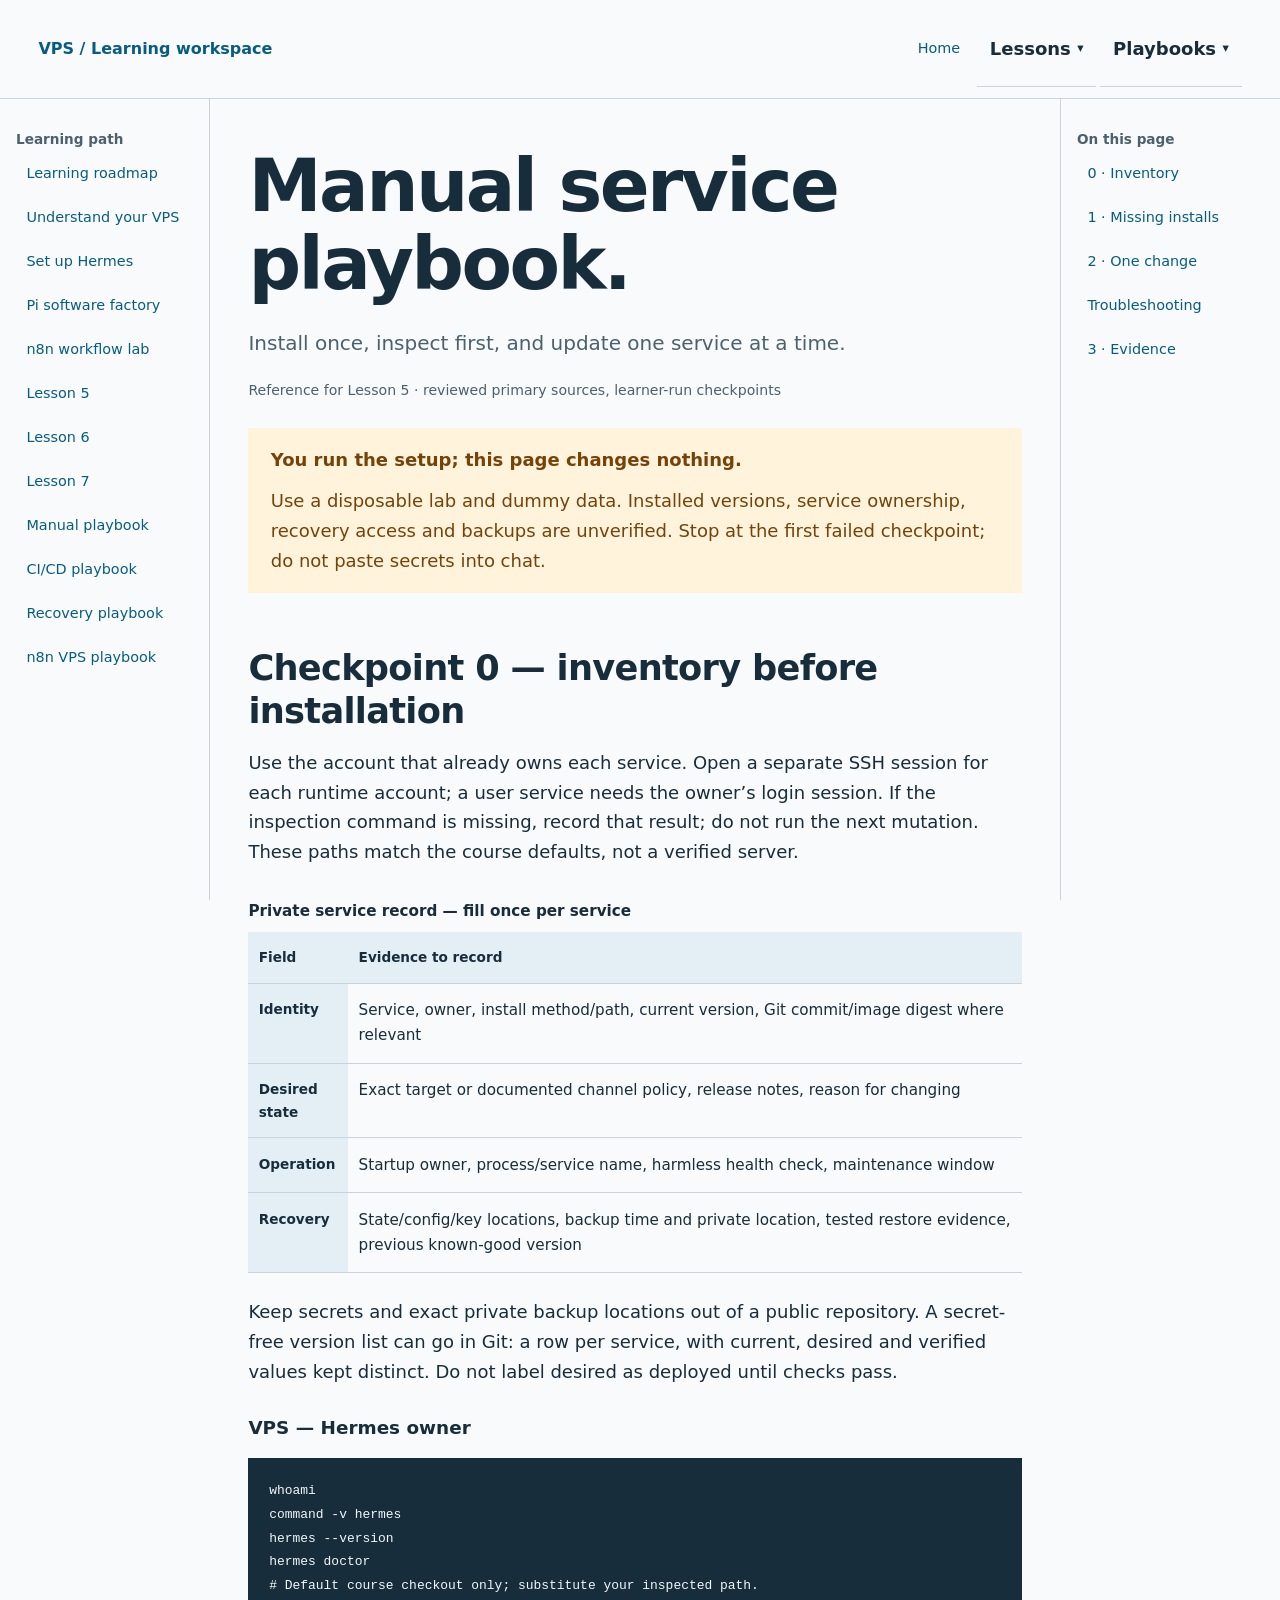
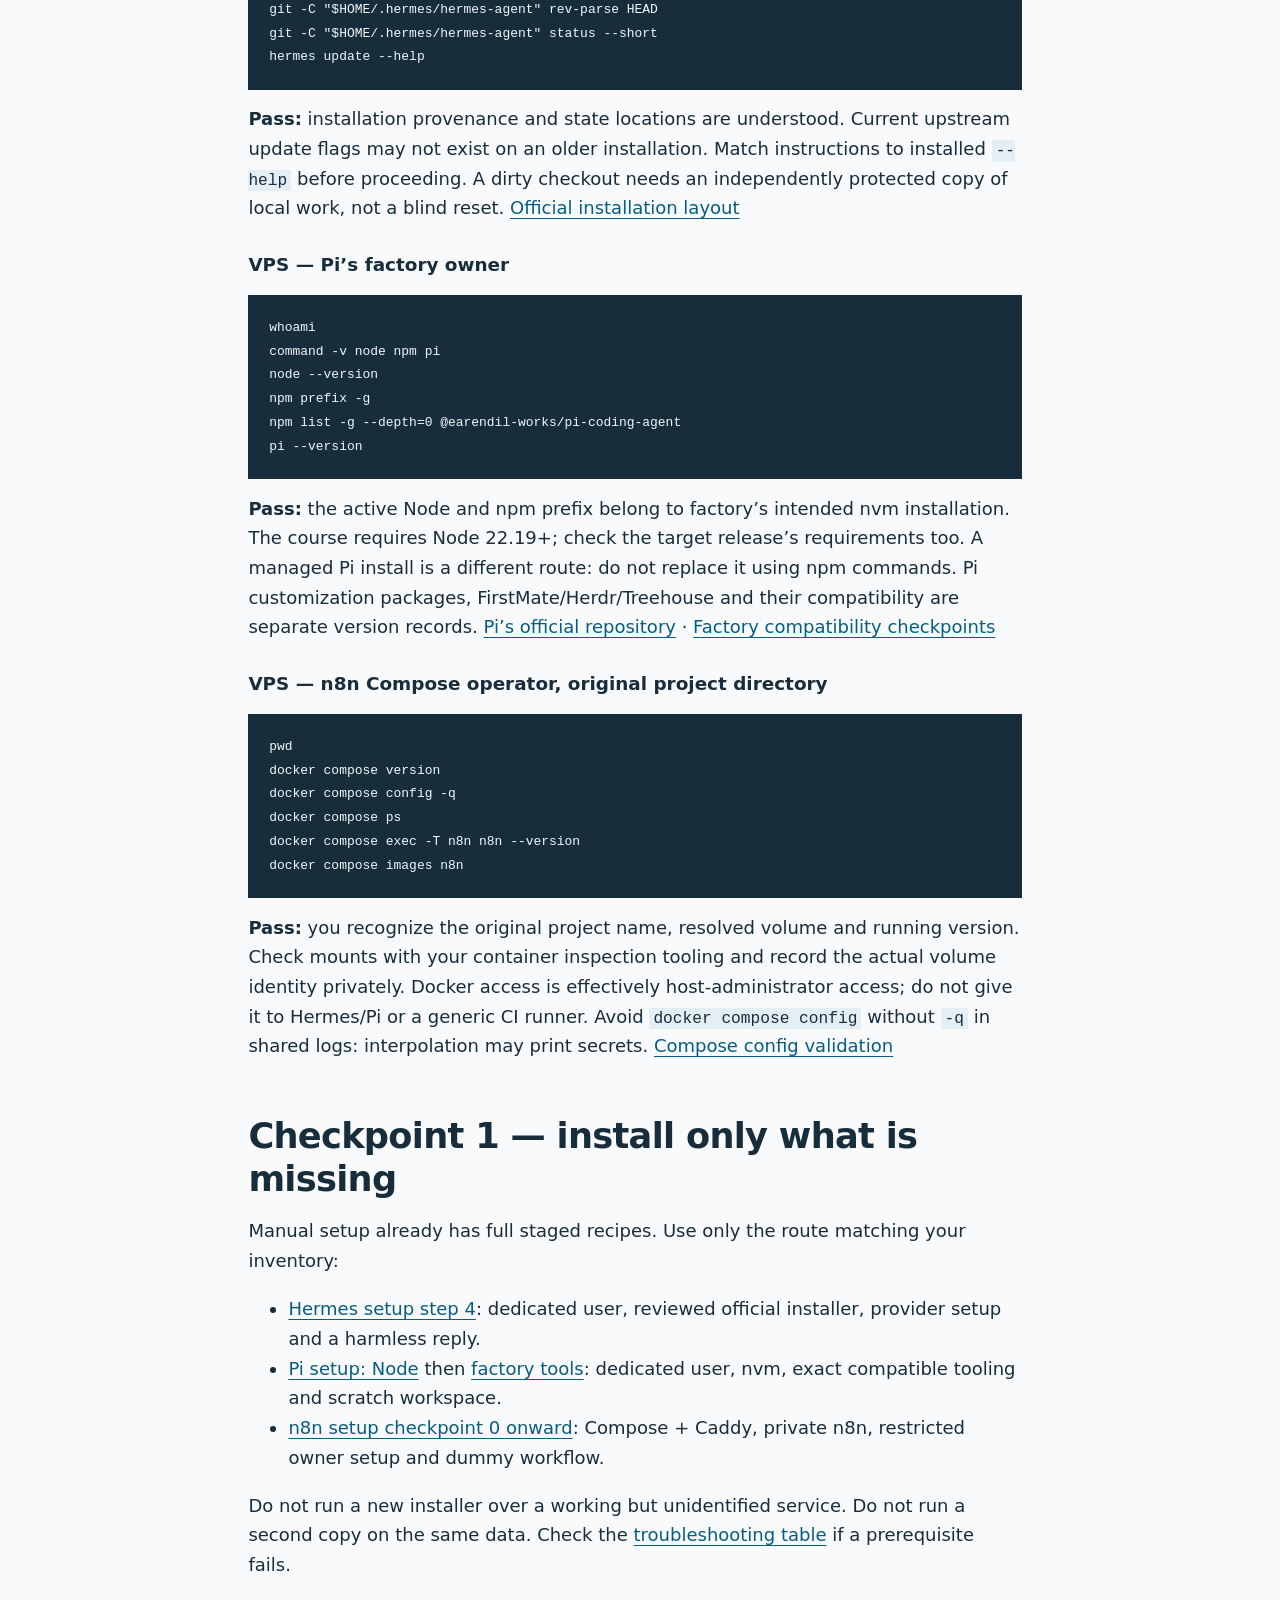
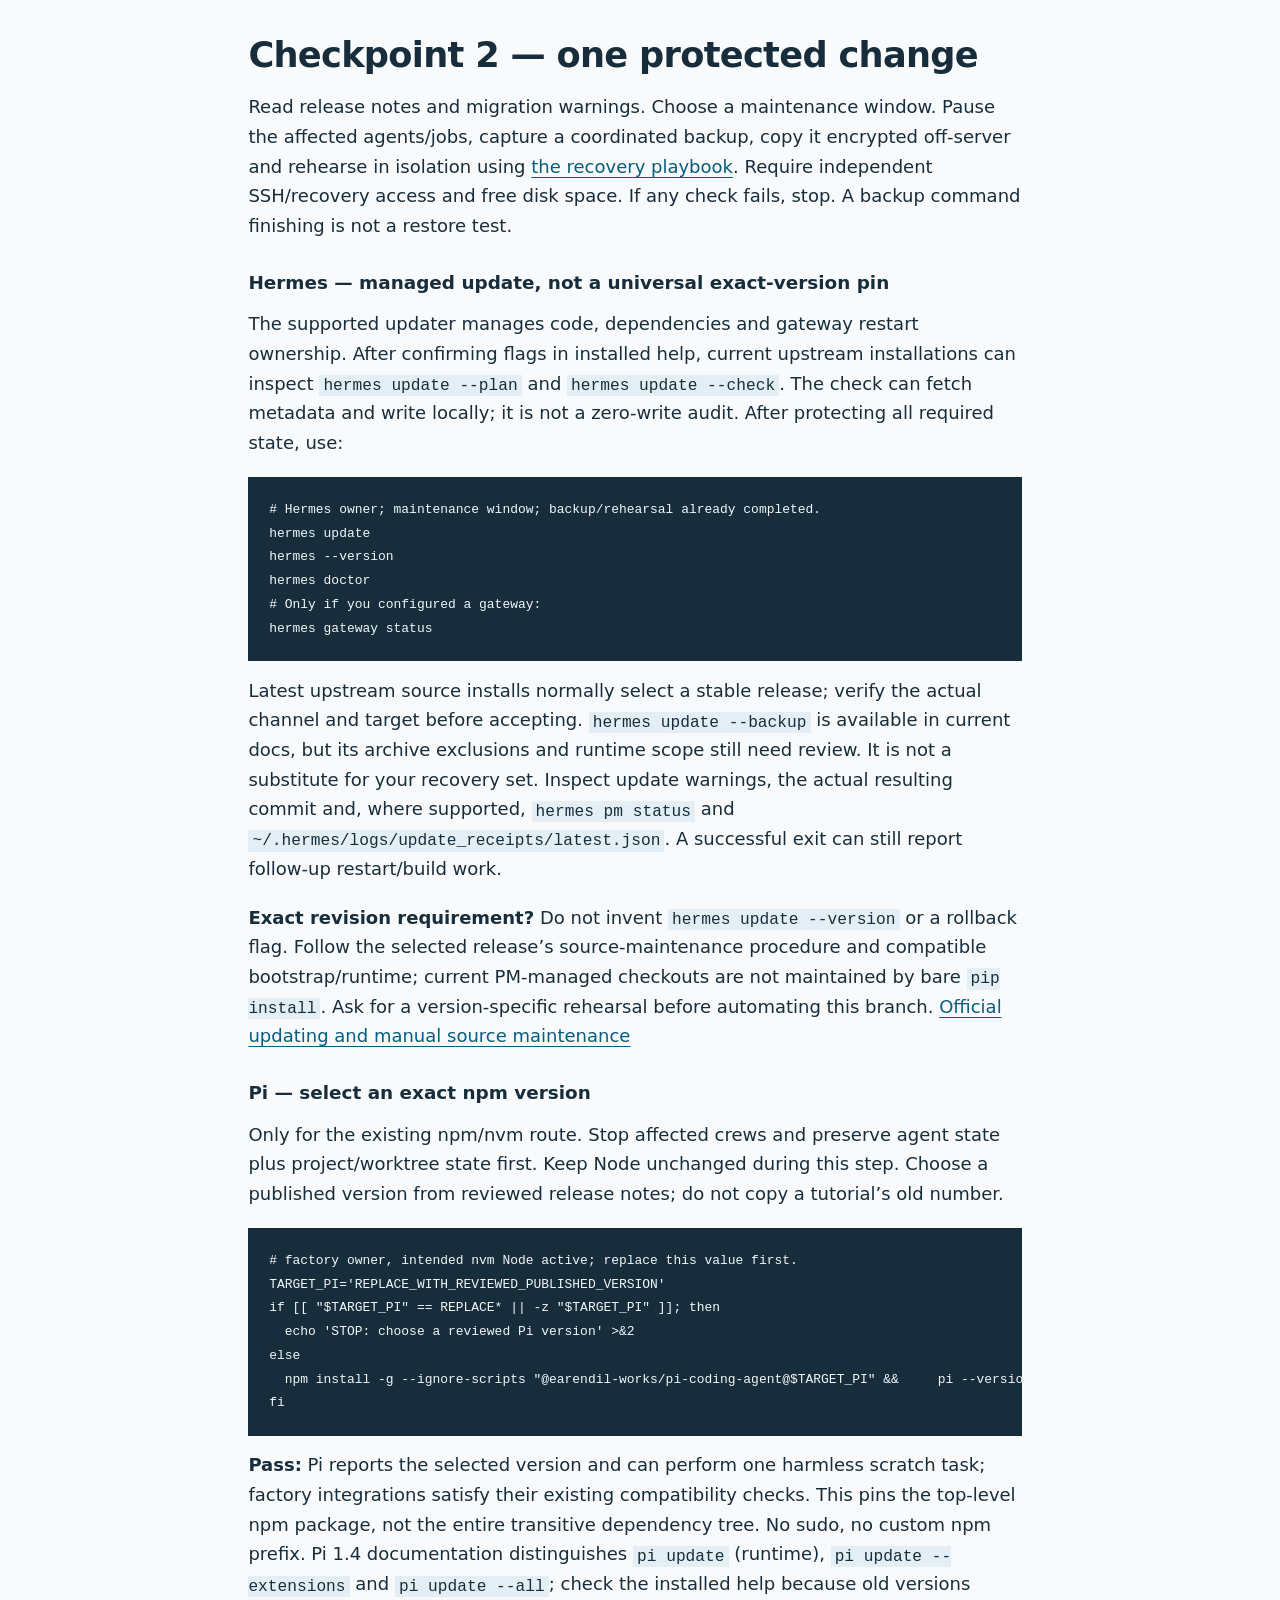
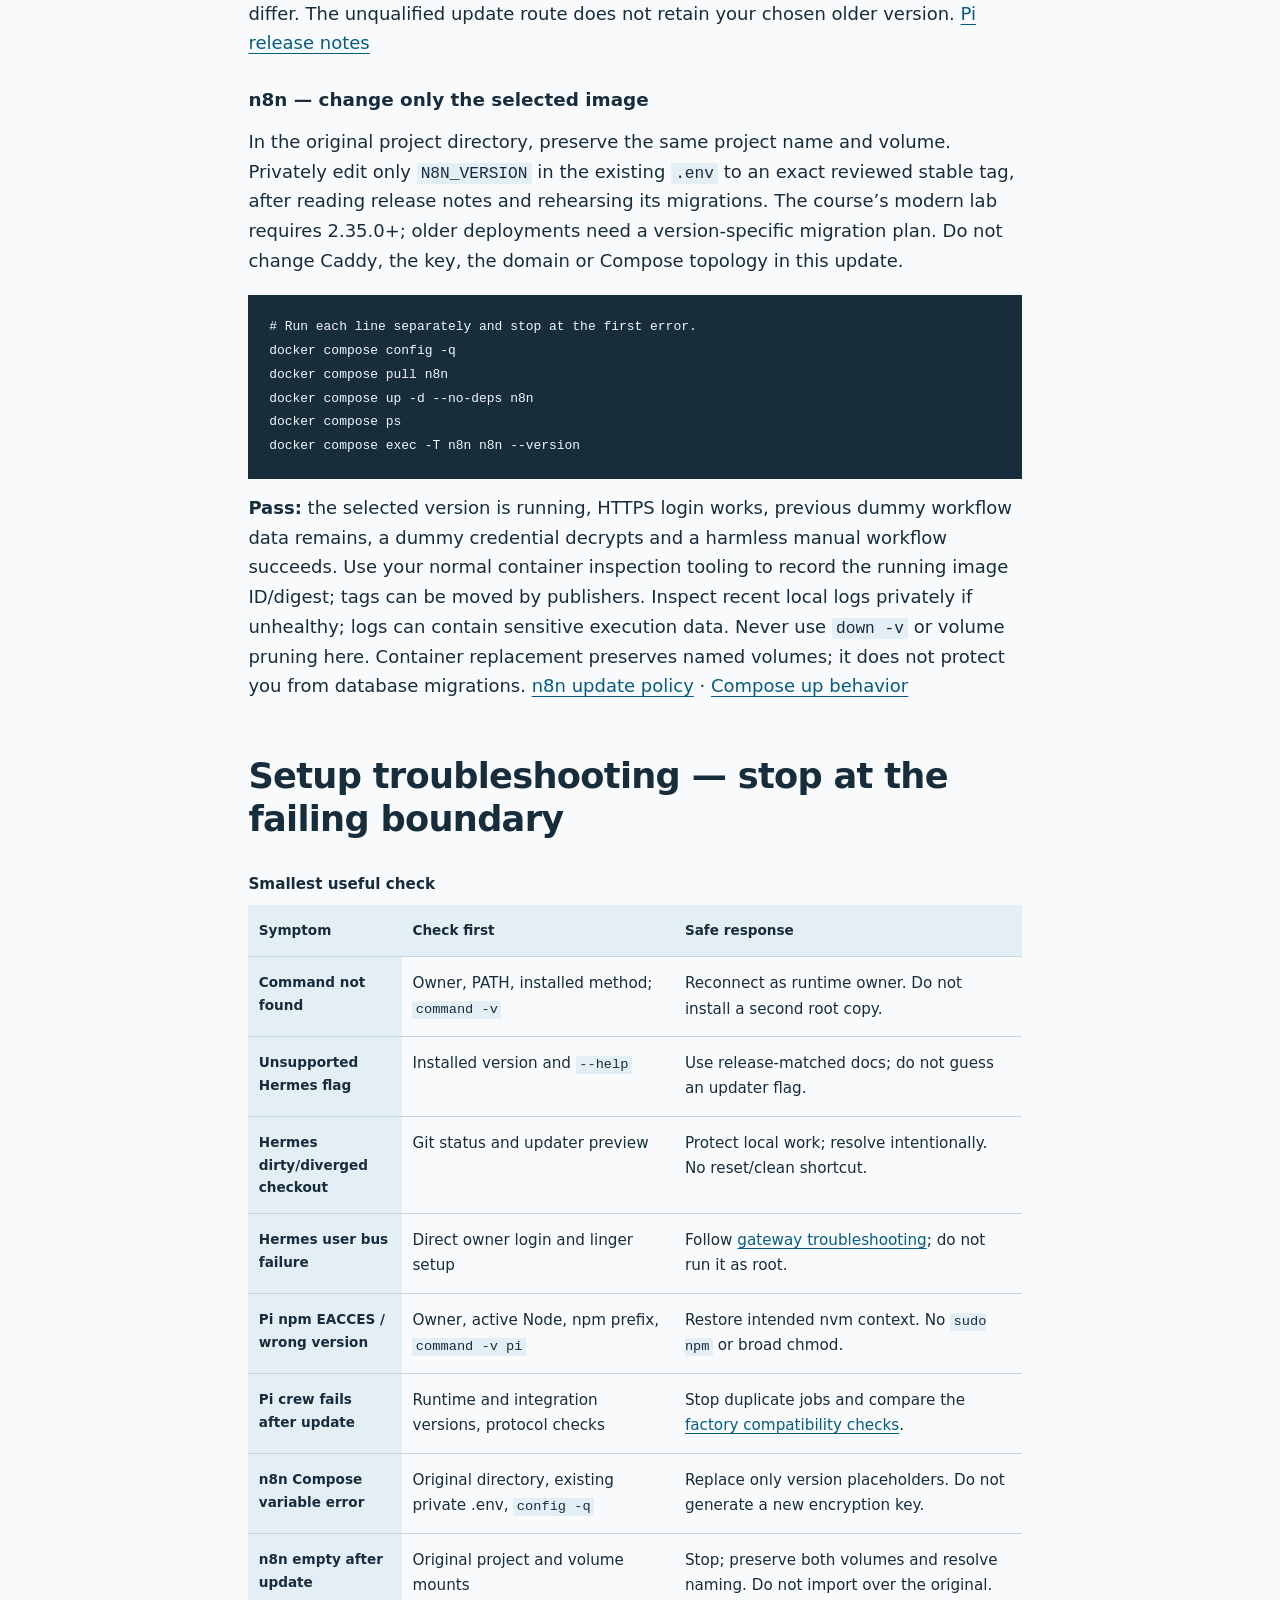
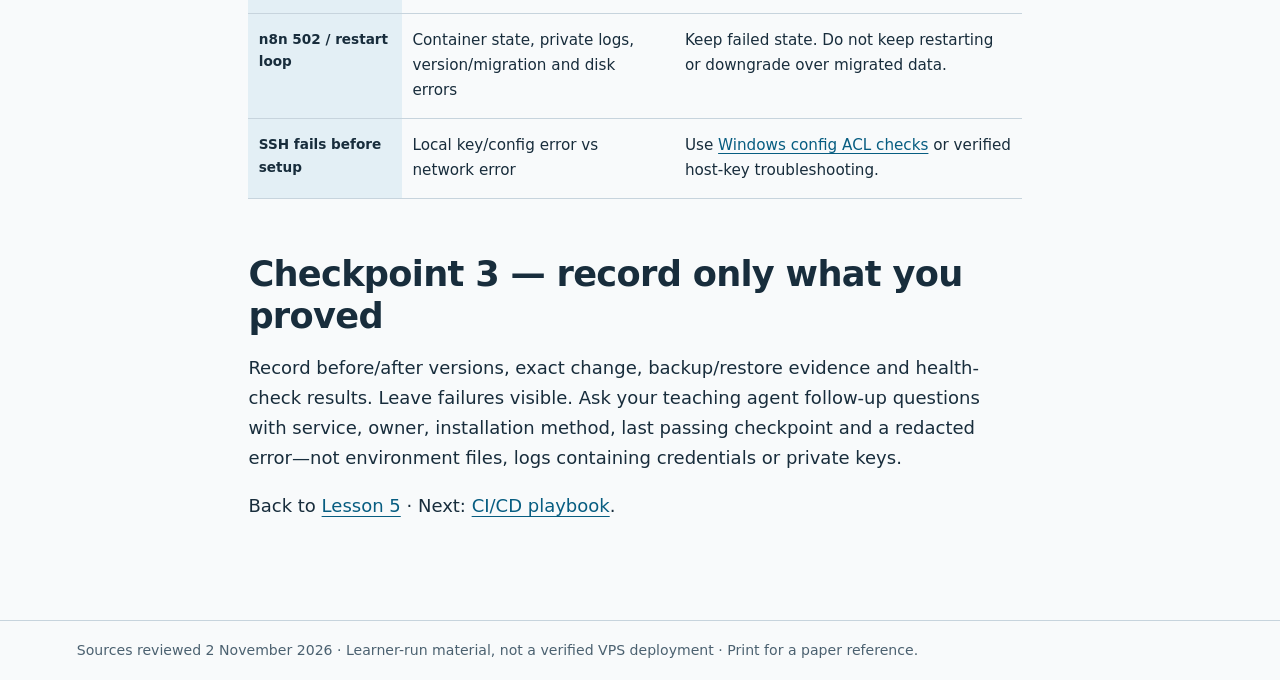
<file: reference/manual-service-playbook.html>
<!doctype html>
<html lang="en"><head><meta charset="utf-8"><meta name="viewport" content="width=device-width,initial-scale=1"><title>Manual service playbook. — VPS learning workspace</title><link rel="stylesheet" href="../assets/course.css"><link rel="stylesheet" href="../assets/navigation.css"><script defer src="../assets/navigation.js"></script></head>
<body><a class="skip" href="#main">Skip to content</a><header class="site-header"><a class="brand" href="../index.html">VPS / Learning workspace</a><nav aria-label="Primary"><a href="../index.html">Home</a><details class="nav-menu"><summary aria-expanded="false">Lessons</summary><ul><li><a href="../lessons/0001-vps-mental-model.html">Lesson 1 · Understand your VPS</a></li><li><a href="../lessons/0002-hermes-agent-setup.html">Lesson 2 · Set up Hermes Agent</a></li><li><a href="../lessons/0003-pi-software-factory.html">Lesson 3 · Run a Pi software factory</a></li><li><a href="../lessons/0004-n8n-vps.html">Lesson 4 · Make one workflow reliable</a></li><li><a href="../lessons/0005-manual-service-setup.html">Lesson 5 · Maintain service versions</a></li><li><a href="../lessons/0006-service-cicd.html">Lesson 6 · Automate the checked path</a></li><li><a href="../lessons/0007-service-recovery.html">Lesson 7 · Prove you can recover</a></li></ul></details><details class="nav-menu"><summary aria-expanded="false">Playbooks</summary><ul><li><a href="pi-factory-playbook.html">Pi factory playbook</a></li><li><a href="hermes-setup-playbook.html">Hermes setup playbook</a></li><li><a href="vps-field-guide.html">VPS field guide</a></li><li><a href="n8n-vps-playbook.html">n8n VPS playbook</a></li><li><a href="manual-service-playbook.html" aria-current="page">Manual service playbook</a></li><li><a href="service-cicd-playbook.html">Service CI/CD playbook</a></li><li><a href="service-recovery-playbook.html">Service recovery playbook</a></li></ul></details></nav></header>
<div class="site-layout"><details class="sidebar" id="sidebar" open><summary>Learning path</summary><div class="sidebar-content"><nav aria-label="Learning path"><h2>Learning path</h2><ul><li><a href="../index.html#roadmap">Learning roadmap</a></li><li><a href="../lessons/0001-vps-mental-model.html">Understand your VPS</a></li><li><a href="../lessons/0002-hermes-agent-setup.html">Set up Hermes</a></li><li><a href="../lessons/0003-pi-software-factory.html">Pi software factory</a></li><li><a href="../lessons/0004-n8n-vps.html">n8n workflow lab</a></li><li><a href="../lessons/0005-manual-service-setup.html">Lesson 5</a></li><li><a href="../lessons/0006-service-cicd.html">Lesson 6</a></li><li><a href="../lessons/0007-service-recovery.html">Lesson 7</a></li><li><a href="../reference/manual-service-playbook.html">Manual playbook</a></li><li><a href="../reference/service-cicd-playbook.html">CI/CD playbook</a></li><li><a href="../reference/service-recovery-playbook.html">Recovery playbook</a></li><li><a href="../reference/n8n-vps-playbook.html">n8n VPS playbook</a></li></ul></nav></div></details>
<main id="main"><h1>Manual service playbook.</h1><p class="lead">Install once, inspect first, and update one service at a time.</p><p class="meta">Reference for Lesson 5 · reviewed primary sources, learner-run checkpoints</p><article><div class="notice"><strong>You run the setup; this page changes nothing.</strong><p>Use a disposable lab and dummy data. Installed versions, service ownership, recovery access and backups are unverified. Stop at the first failed checkpoint; do not paste secrets into chat.</p></div><h2 id="inventory" tabindex="-1">Checkpoint 0 — inventory before installation</h2><p>Use the account that already owns each service. Open a separate SSH session for each runtime account; a user service needs the owner’s login session. If the inspection command is missing, record that result; do not run the next mutation. These paths match the course defaults, not a verified server.</p><table><caption>Private service record — fill once per service</caption><thead><tr><th scope="col">Field</th><th scope="col">Evidence to record</th></tr></thead><tbody><tr><th scope="row">Identity</th><td>Service, owner, install method/path, current version, Git commit/image digest where relevant</td></tr><tr><th scope="row">Desired state</th><td>Exact target or documented channel policy, release notes, reason for changing</td></tr><tr><th scope="row">Operation</th><td>Startup owner, process/service name, harmless health check, maintenance window</td></tr><tr><th scope="row">Recovery</th><td>State/config/key locations, backup time and private location, tested restore evidence, previous known-good version</td></tr></tbody></table><p>Keep secrets and exact private backup locations out of a public repository. A secret-free version list can go in Git: a row per service, with current, desired and verified values kept distinct. Do not label desired as deployed until checks pass.</p><h3>VPS — Hermes owner</h3><pre><code data-shell="bash">whoami
command -v hermes
hermes --version
hermes doctor
# Default course checkout only; substitute your inspected path.
git -C &quot;$HOME/.hermes/hermes-agent&quot; rev-parse HEAD
git -C &quot;$HOME/.hermes/hermes-agent&quot; status --short
hermes update --help</code></pre><p><strong>Pass:</strong> installation provenance and state locations are understood. Current upstream update flags may not exist on an older installation. Match instructions to installed <code>--help</code> before proceeding. A dirty checkout needs an independently protected copy of local work, not a blind reset. <a href="https://hermes-agent.nousresearch.com/docs/getting-started/installation/">Official installation layout</a></p><h3>VPS — Pi’s factory owner</h3><pre><code data-shell="bash">whoami
command -v node npm pi
node --version
npm prefix -g
npm list -g --depth=0 @earendil-works/pi-coding-agent
pi --version</code></pre><p><strong>Pass:</strong> the active Node and npm prefix belong to factory’s intended nvm installation. The course requires Node 22.19+; check the target release’s requirements too. A managed Pi install is a different route: do not replace it using npm commands. Pi customization packages, FirstMate/Herdr/Treehouse and their compatibility are separate version records. <a href="https://github.com/earendil-works/pi">Pi’s official repository</a> · <a href="pi-factory-playbook.html#tools">Factory compatibility checkpoints</a></p><h3>VPS — n8n Compose operator, original project directory</h3><pre><code data-shell="bash">pwd
docker compose version
docker compose config -q
docker compose ps
docker compose exec -T n8n n8n --version
docker compose images n8n</code></pre><p><strong>Pass:</strong> you recognize the original project name, resolved volume and running version. Check mounts with your container inspection tooling and record the actual volume identity privately. Docker access is effectively host-administrator access; do not give it to Hermes/Pi or a generic CI runner. Avoid <code>docker compose config</code> without <code>-q</code> in shared logs: interpolation may print secrets. <a href="https://docs.docker.com/reference/cli/docker/compose/config/">Compose config validation</a></p><h2 id="install" tabindex="-1">Checkpoint 1 — install only what is missing</h2><p>Manual setup already has full staged recipes. Use only the route matching your inventory:</p><ul><li><a href="hermes-setup-playbook.html#install">Hermes setup step 4</a>: dedicated user, reviewed official installer, provider setup and a harmless reply.</li><li><a href="pi-factory-playbook.html#node">Pi setup: Node</a> then <a href="pi-factory-playbook.html#tools">factory tools</a>: dedicated user, nvm, exact compatible tooling and scratch workspace.</li><li><a href="n8n-vps-playbook.html#preflight">n8n setup checkpoint 0 onward</a>: Compose + Caddy, private n8n, restricted owner setup and dummy workflow.</li></ul><p>Do not run a new installer over a working but unidentified service. Do not run a second copy on the same data. Check the <a href="#troubleshoot">troubleshooting table</a> if a prerequisite fails.</p><h2 id="change" tabindex="-1">Checkpoint 2 — one protected change</h2><p>Read release notes and migration warnings. Choose a maintenance window. Pause the affected agents/jobs, capture a coordinated backup, copy it encrypted off-server and rehearse in isolation using <a href="service-recovery-playbook.html">the recovery playbook</a>. Require independent SSH/recovery access and free disk space. If any check fails, stop. A backup command finishing is not a restore test.</p><h3>Hermes — managed update, not a universal exact-version pin</h3><p>The supported updater manages code, dependencies and gateway restart ownership. After confirming flags in installed help, current upstream installations can inspect <code>hermes update --plan</code> and <code>hermes update --check</code>. The check can fetch metadata and write locally; it is not a zero-write audit. After protecting all required state, use:</p><pre><code data-shell="bash"># Hermes owner; maintenance window; backup/rehearsal already completed.
hermes update
hermes --version
hermes doctor
# Only if you configured a gateway:
hermes gateway status</code></pre><p>Latest upstream source installs normally select a stable release; verify the actual channel and target before accepting. <code>hermes update --backup</code> is available in current docs, but its archive exclusions and runtime scope still need review. It is not a substitute for your recovery set. Inspect update warnings, the actual resulting commit and, where supported, <code>hermes pm status</code> and <code>~/.hermes/logs/update_receipts/latest.json</code>. A successful exit can still report follow-up restart/build work.</p><p><strong>Exact revision requirement?</strong> Do not invent <code>hermes update --version</code> or a rollback flag. Follow the selected release’s source-maintenance procedure and compatible bootstrap/runtime; current PM-managed checkouts are not maintained by bare <code>pip install</code>. Ask for a version-specific rehearsal before automating this branch. <a href="https://hermes-agent.nousresearch.com/docs/getting-started/updating/">Official updating and manual source maintenance</a></p><h3>Pi — select an exact npm version</h3><p>Only for the existing npm/nvm route. Stop affected crews and preserve agent state plus project/worktree state first. Keep Node unchanged during this step. Choose a published version from reviewed release notes; do not copy a tutorial’s old number.</p><pre><code data-shell="bash"># factory owner, intended nvm Node active; replace this value first.
TARGET_PI=&#x27;REPLACE_WITH_REVIEWED_PUBLISHED_VERSION&#x27;
if [[ &quot;$TARGET_PI&quot; == REPLACE* || -z &quot;$TARGET_PI&quot; ]]; then
  echo &#x27;STOP: choose a reviewed Pi version&#x27; &gt;&amp;2
else
  npm install -g --ignore-scripts &quot;@earendil-works/pi-coding-agent@$TARGET_PI&quot; &amp;&amp;     pi --version
fi</code></pre><p><strong>Pass:</strong> Pi reports the selected version and can perform one harmless scratch task; factory integrations satisfy their existing compatibility checks. This pins the top-level npm package, not the entire transitive dependency tree. No sudo, no custom npm prefix. Pi 1.4 documentation distinguishes <code>pi update</code> (runtime), <code>pi update --extensions</code> and <code>pi update --all</code>; check the installed help because old versions differ. The unqualified update route does not retain your chosen older version. <a href="https://github.com/earendil-works/pi/releases">Pi release notes</a></p><h3>n8n — change only the selected image</h3><p>In the original project directory, preserve the same project name and volume. Privately edit only <code>N8N_VERSION</code> in the existing <code>.env</code> to an exact reviewed stable tag, after reading release notes and rehearsing its migrations. The course’s modern lab requires 2.35.0+; older deployments need a version-specific migration plan. Do not change Caddy, the key, the domain or Compose topology in this update.</p><pre><code data-shell="bash"># Run each line separately and stop at the first error.
docker compose config -q
docker compose pull n8n
docker compose up -d --no-deps n8n
docker compose ps
docker compose exec -T n8n n8n --version</code></pre><p><strong>Pass:</strong> the selected version is running, HTTPS login works, previous dummy workflow data remains, a dummy credential decrypts and a harmless manual workflow succeeds. Use your normal container inspection tooling to record the running image ID/digest; tags can be moved by publishers. Inspect recent local logs privately if unhealthy; logs can contain sensitive execution data. Never use <code>down -v</code> or volume pruning here. Container replacement preserves named volumes; it does not protect you from database migrations. <a href="https://docs.n8n.io/hosting/installation/updating/">n8n update policy</a> · <a href="https://docs.docker.com/reference/cli/docker/compose/up/">Compose up behavior</a></p><h2 id="troubleshoot" tabindex="-1">Setup troubleshooting — stop at the failing boundary</h2><table><caption>Smallest useful check</caption><thead><tr><th scope="col">Symptom</th><th scope="col">Check first</th><th scope="col">Safe response</th></tr></thead><tbody><tr><th scope="row">Command not found</th><td>Owner, PATH, installed method; <code>command -v</code></td><td>Reconnect as runtime owner. Do not install a second root copy.</td></tr><tr><th scope="row">Unsupported Hermes flag</th><td>Installed version and <code>--help</code></td><td>Use release-matched docs; do not guess an updater flag.</td></tr><tr><th scope="row">Hermes dirty/diverged checkout</th><td>Git status and updater preview</td><td>Protect local work; resolve intentionally. No reset/clean shortcut.</td></tr><tr><th scope="row">Hermes user bus failure</th><td>Direct owner login and linger setup</td><td>Follow <a href="hermes-setup-playbook.html#troubleshooting">gateway troubleshooting</a>; do not run it as root.</td></tr><tr><th scope="row">Pi npm EACCES / wrong version</th><td>Owner, active Node, npm prefix, <code>command -v pi</code></td><td>Restore intended nvm context. No <code>sudo npm</code> or broad chmod.</td></tr><tr><th scope="row">Pi crew fails after update</th><td>Runtime and integration versions, protocol checks</td><td>Stop duplicate jobs and compare the <a href="pi-factory-playbook.html#troubleshoot">factory compatibility checks</a>.</td></tr><tr><th scope="row">n8n Compose variable error</th><td>Original directory, existing private .env, <code>config -q</code></td><td>Replace only version placeholders. Do not generate a new encryption key.</td></tr><tr><th scope="row">n8n empty after update</th><td>Original project and volume mounts</td><td>Stop; preserve both volumes and resolve naming. Do not import over the original.</td></tr><tr><th scope="row">n8n 502 / restart loop</th><td>Container state, private logs, version/migration and disk errors</td><td>Keep failed state. Do not keep restarting or downgrade over migrated data.</td></tr><tr><th scope="row">SSH fails before setup</th><td>Local key/config error vs network error</td><td>Use <a href="hermes-setup-playbook.html#windows-ssh-config">Windows config ACL checks</a> or verified host-key troubleshooting.</td></tr></tbody></table><h2 id="report" tabindex="-1">Checkpoint 3 — record only what you proved</h2><p>Record before/after versions, exact change, backup/restore evidence and health-check results. Leave failures visible. Ask your teaching agent follow-up questions with service, owner, installation method, last passing checkpoint and a redacted error—not environment files, logs containing credentials or private keys.</p><p>Back to <a href="../lessons/0005-manual-service-setup.html">Lesson 5</a> · Next: <a href="service-cicd-playbook.html">CI/CD playbook</a>.</p></article></main>
<details class="sidebar contents-rail" id="page-contents" open><summary>On this page</summary><div class="sidebar-content"><nav aria-label="Table of contents"><h2>On this page</h2><ol><li><a href="#inventory">0 · Inventory</a></li><li><a href="#install">1 · Missing installs</a></li><li><a href="#change">2 · One change</a></li><li><a href="#troubleshoot">Troubleshooting</a></li><li><a href="#report">3 · Evidence</a></li></ol></nav></div></details></div><footer>Sources reviewed 2 November 2026 · Learner-run material, not a verified VPS deployment · Print for a paper reference.</footer></body></html>
</file>
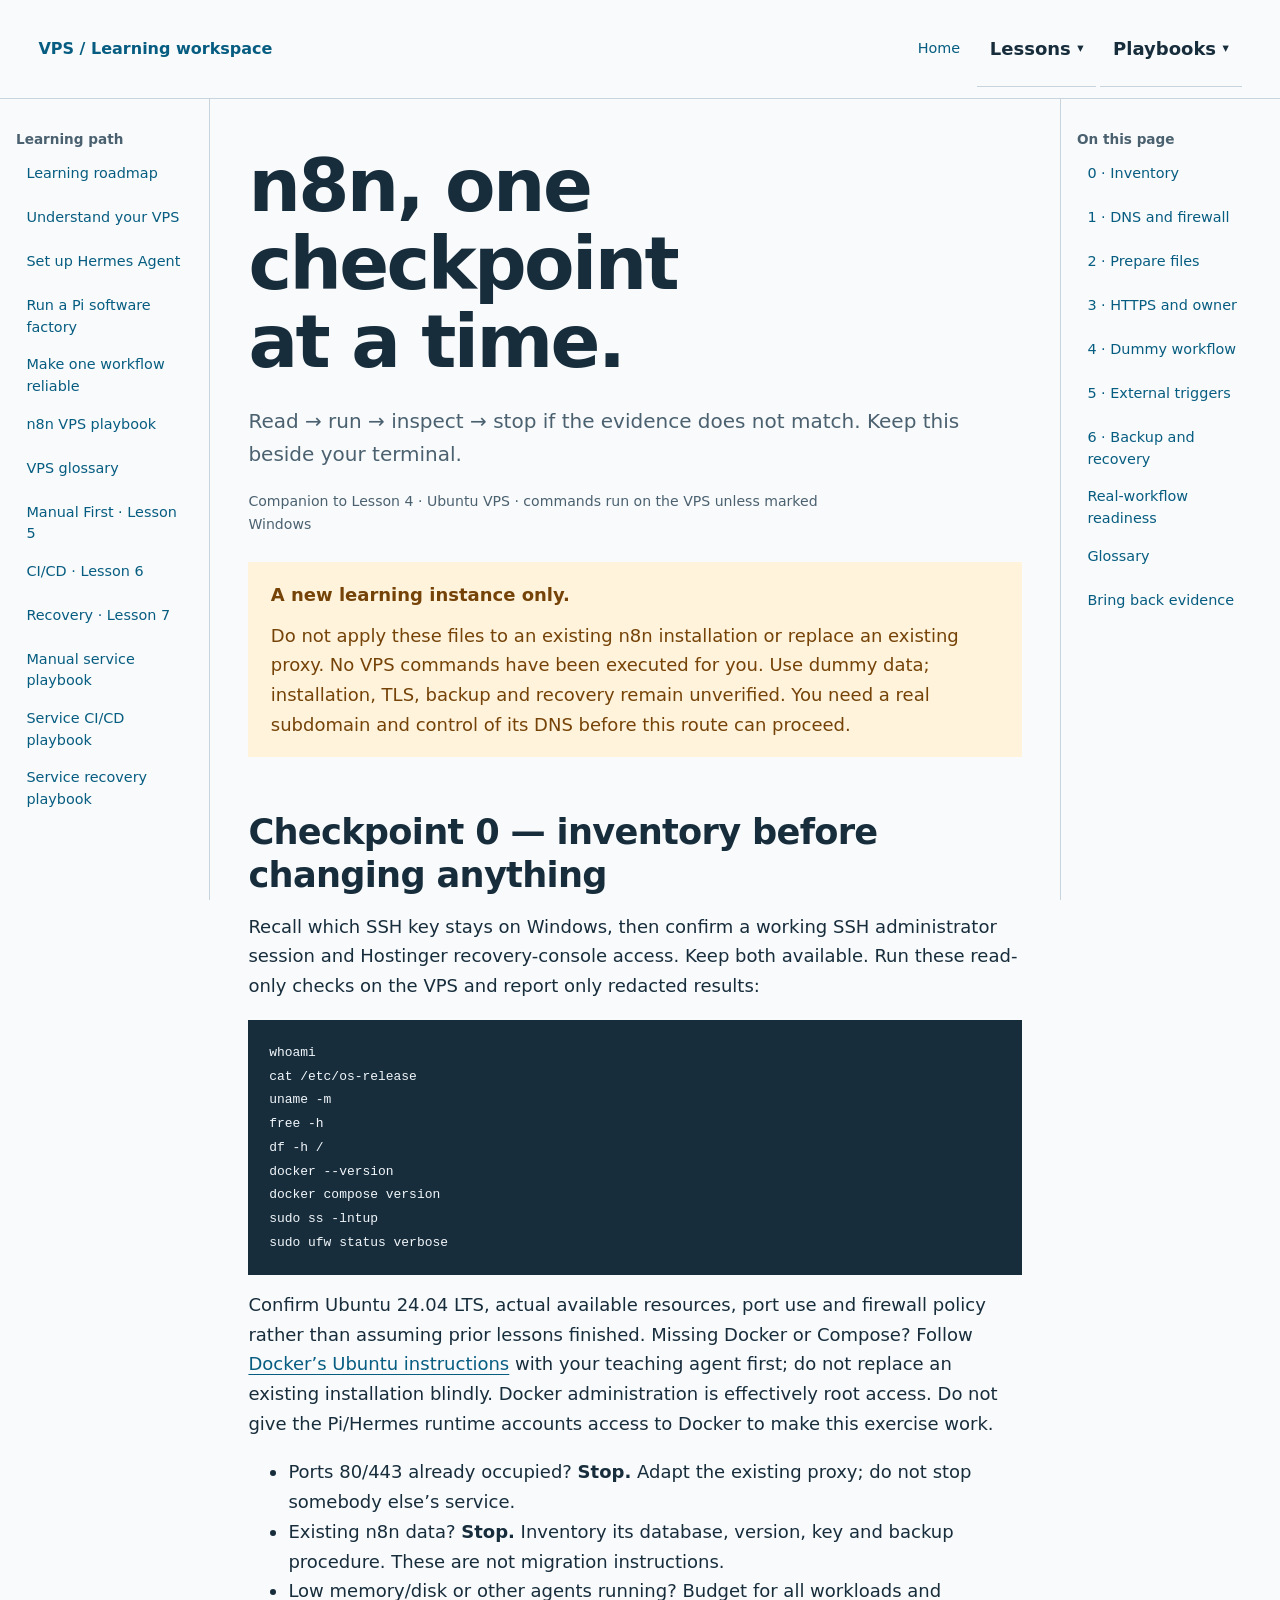
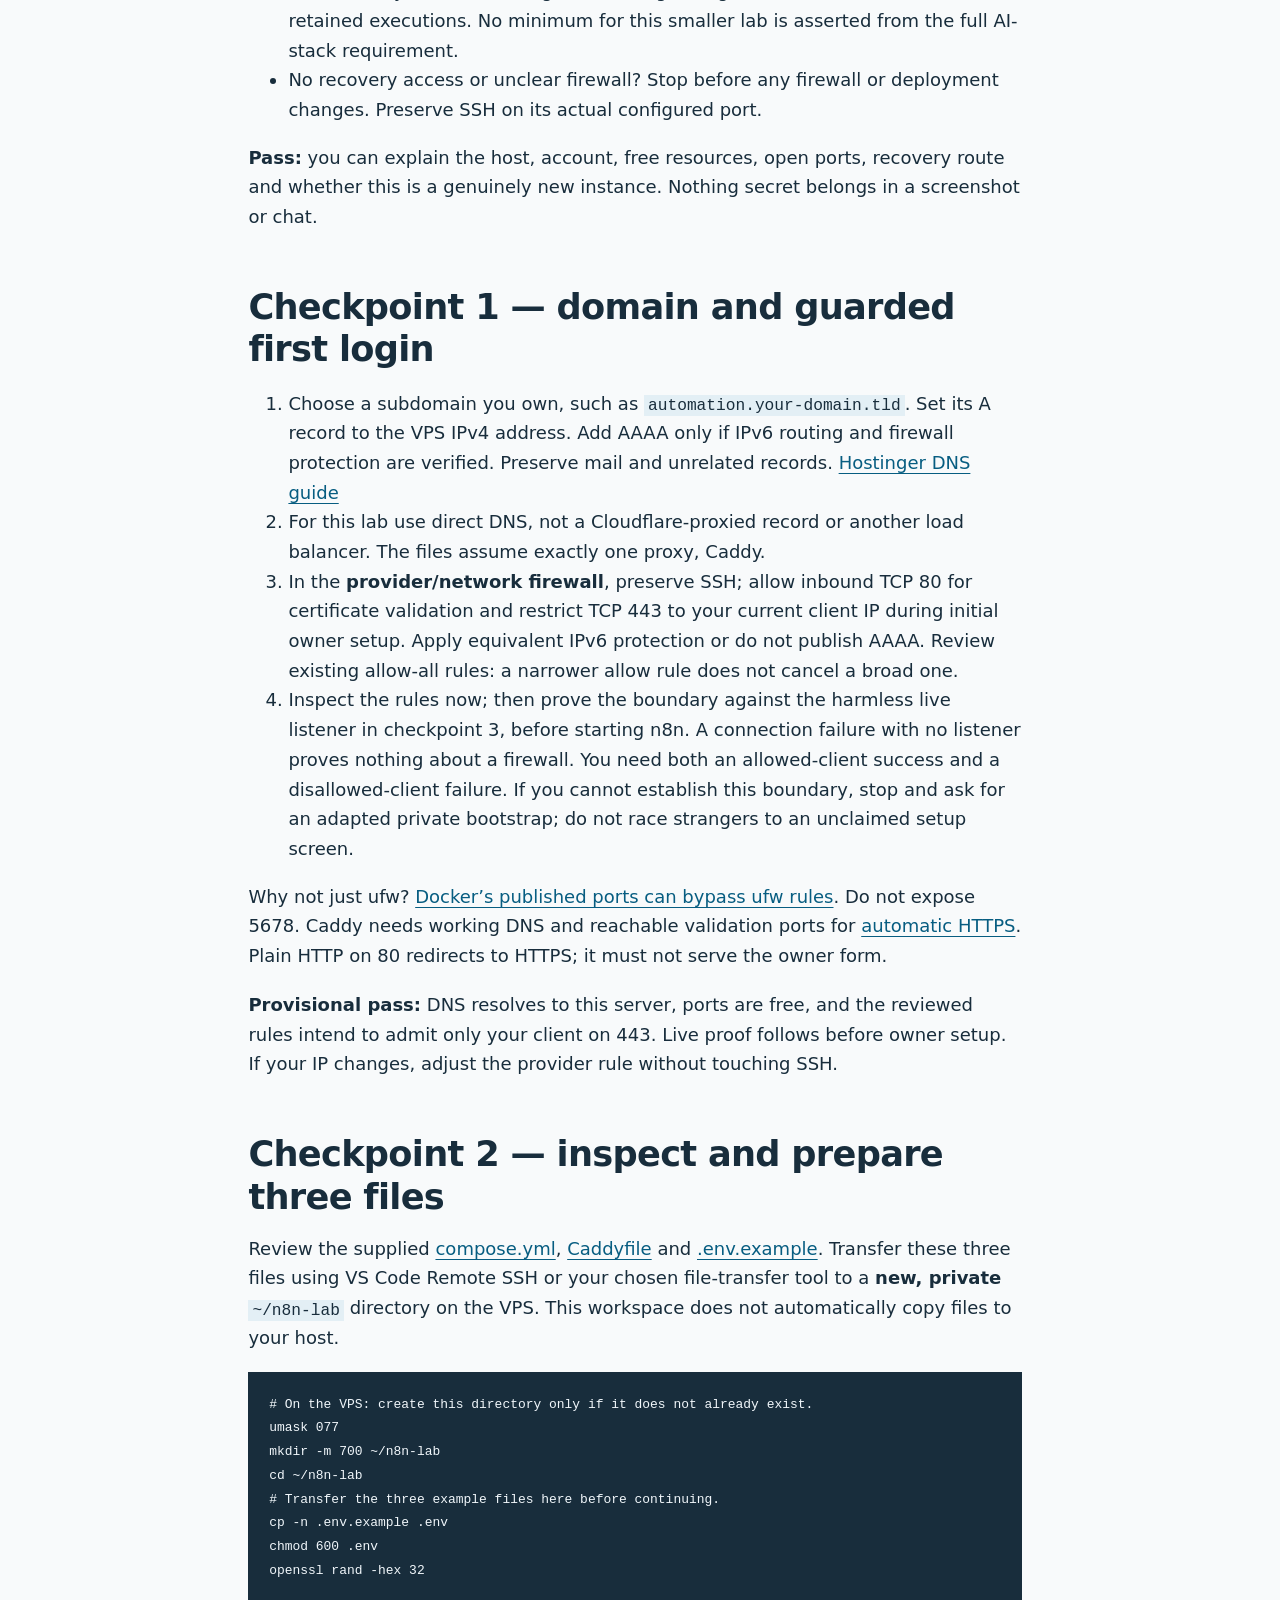
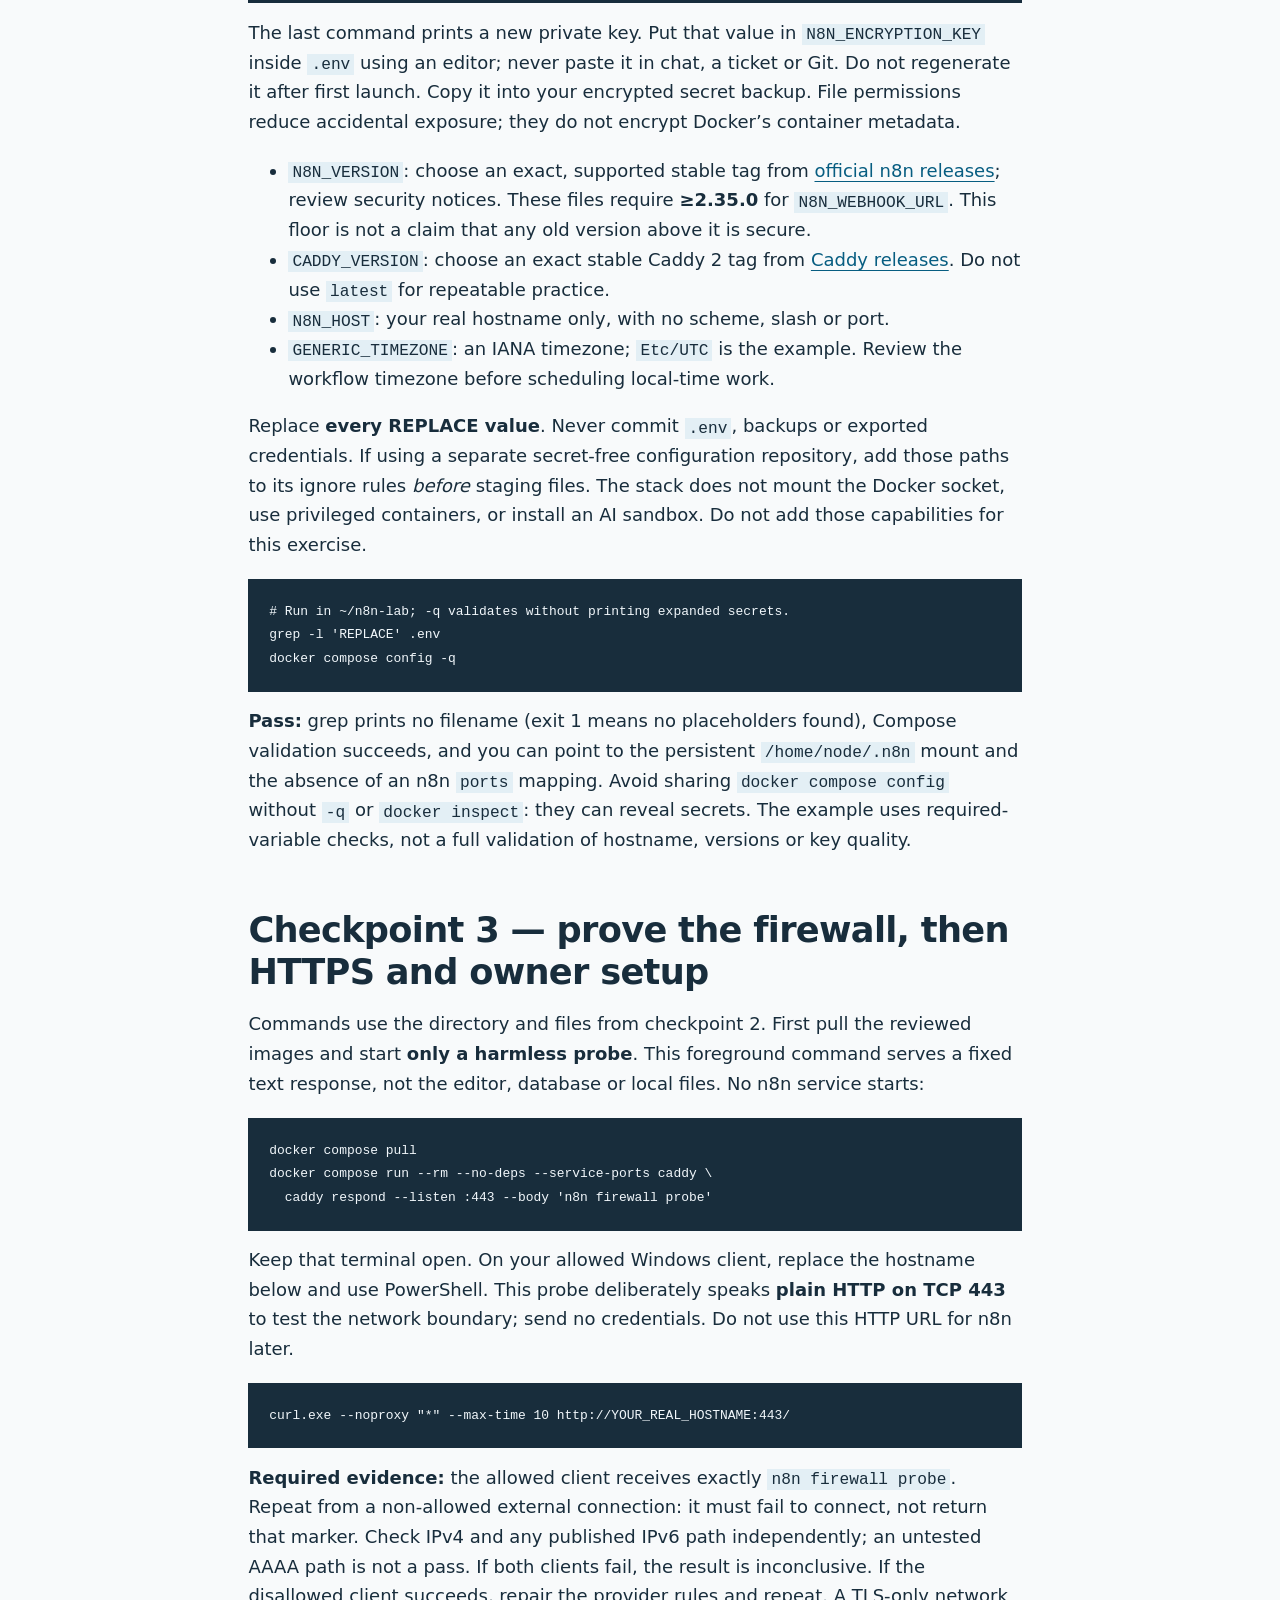
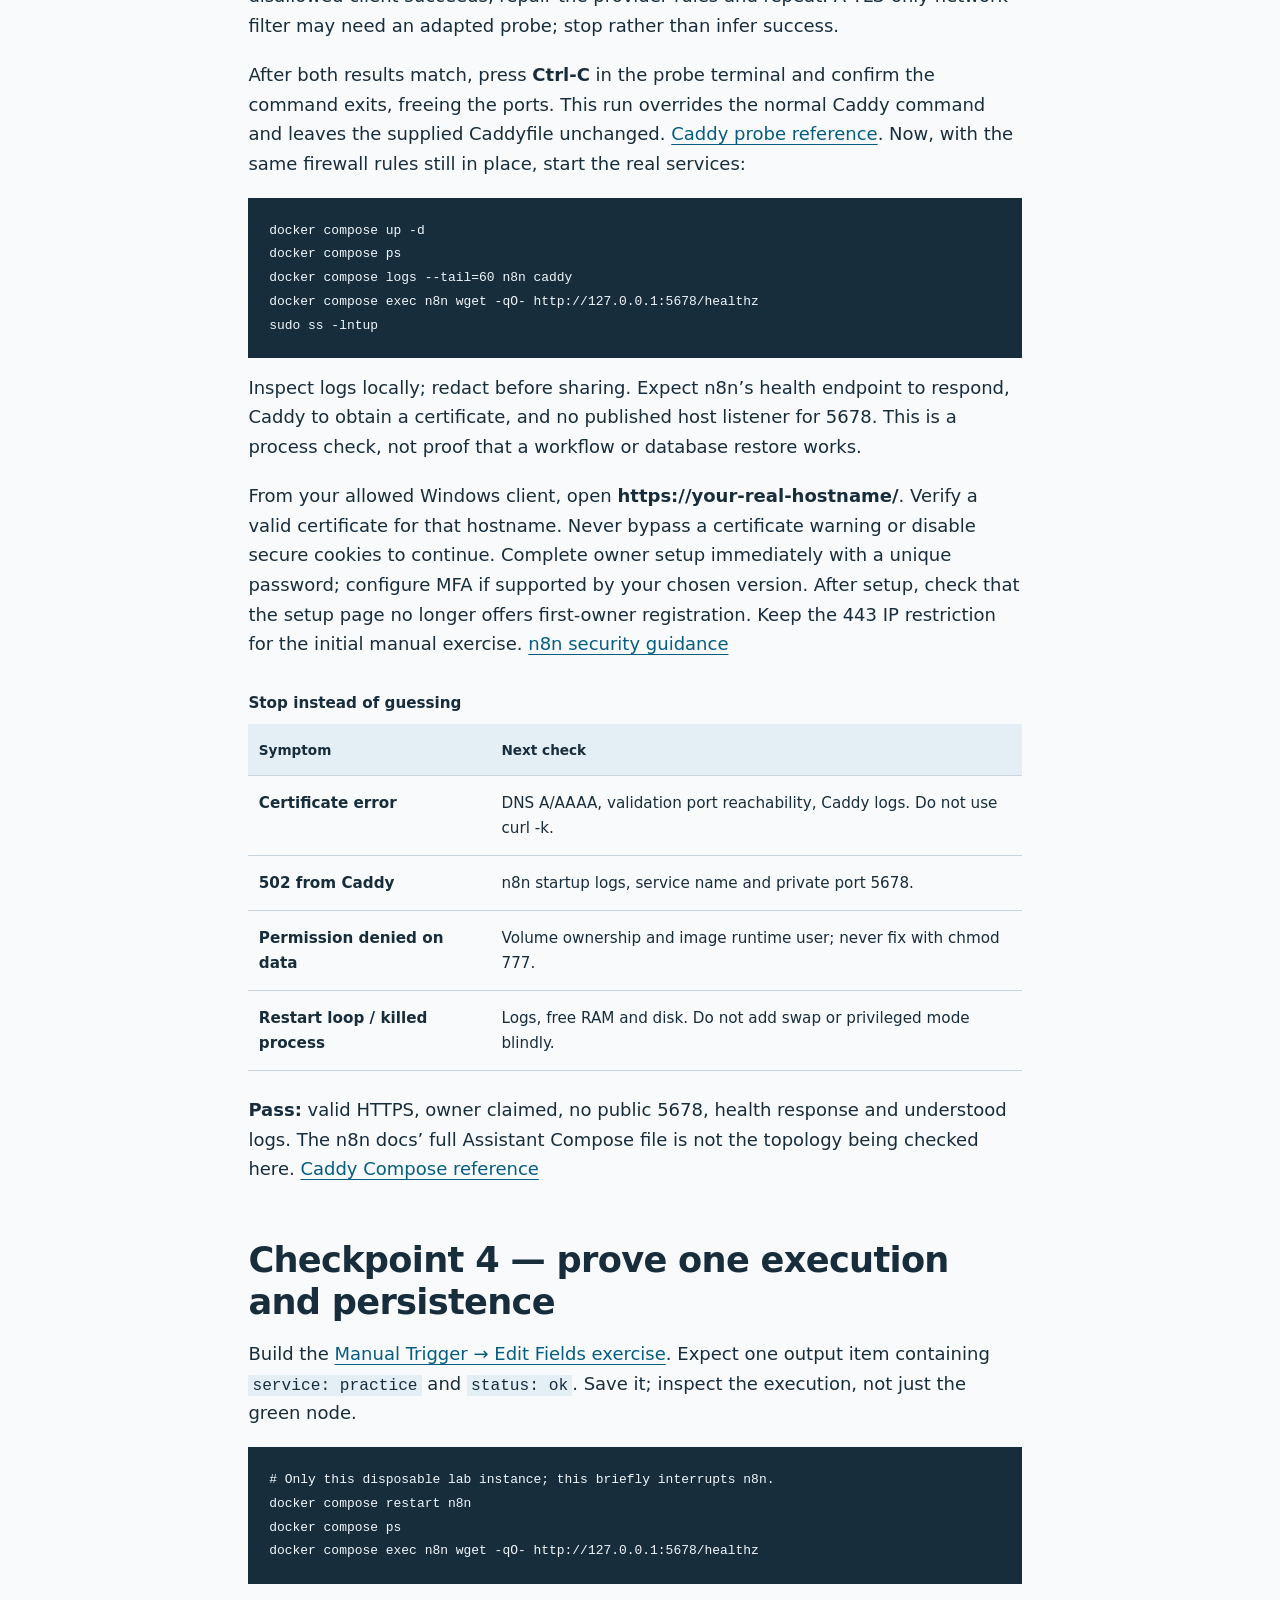
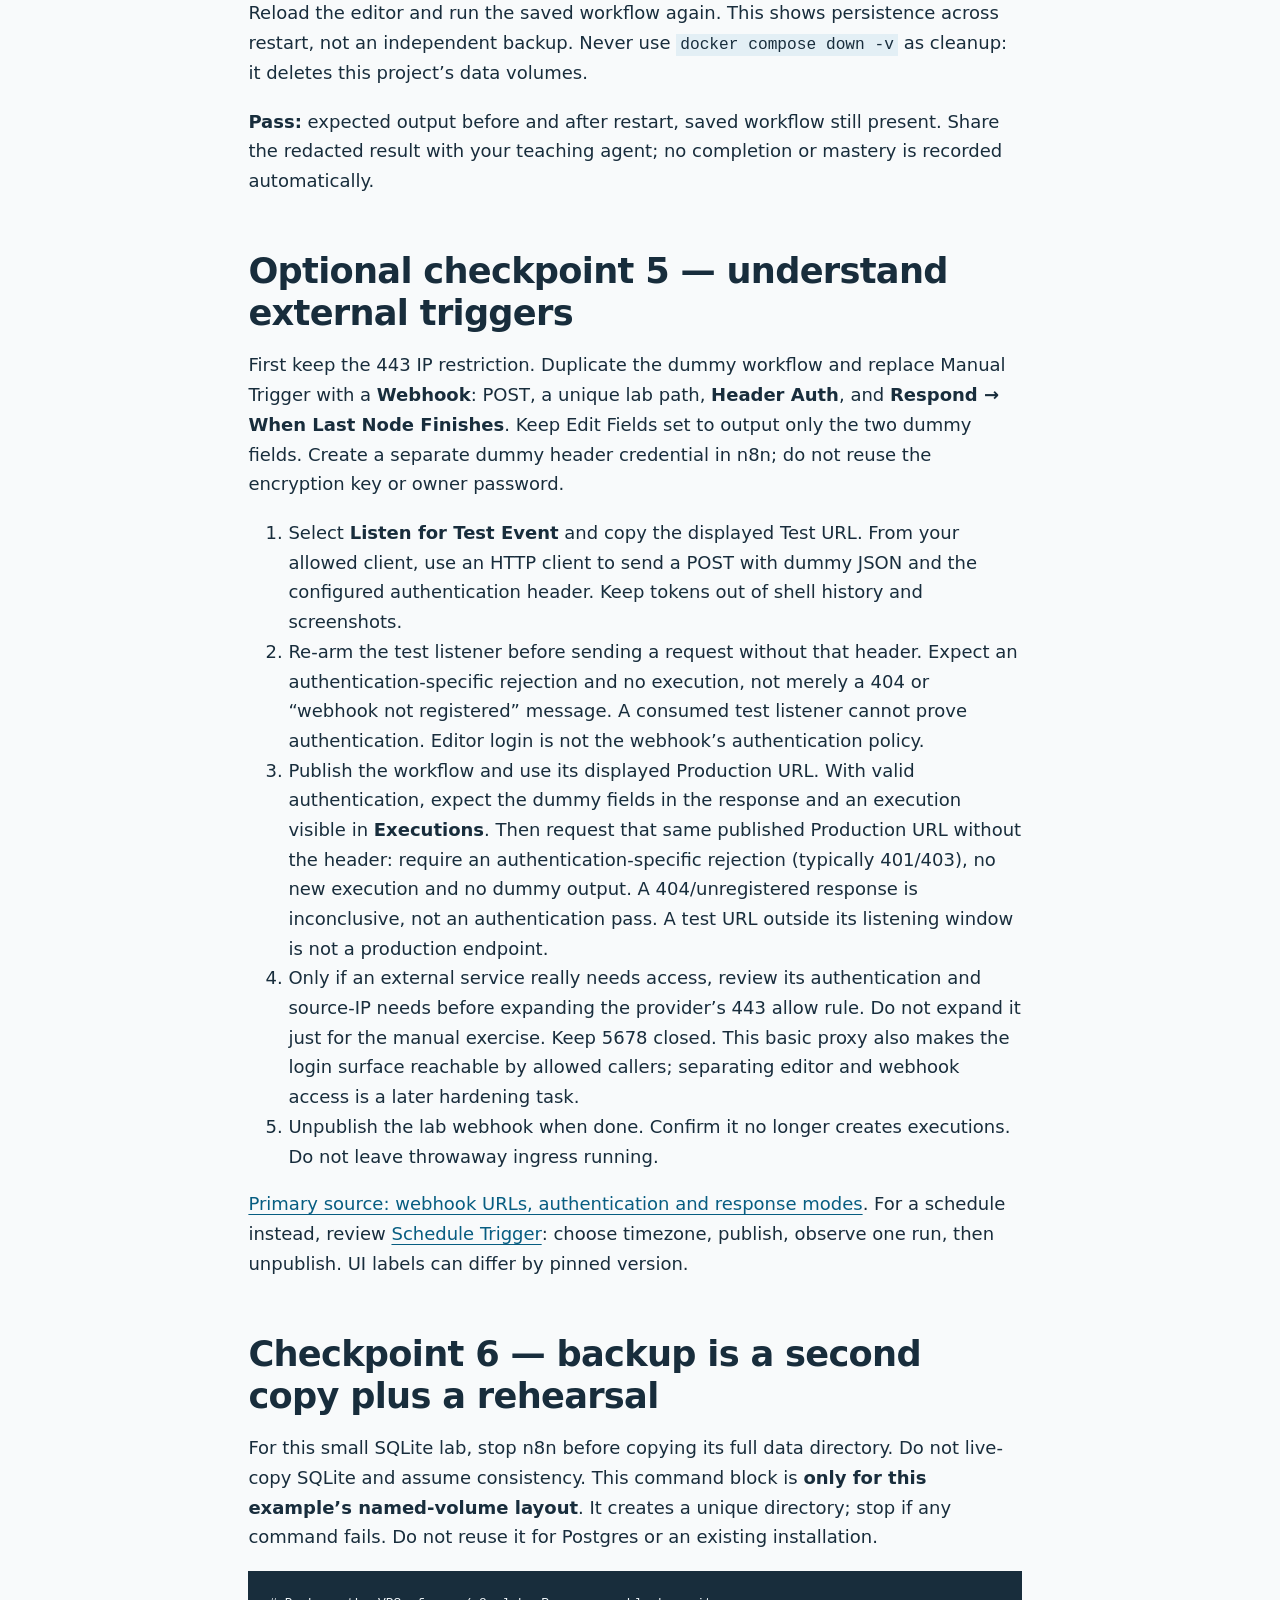
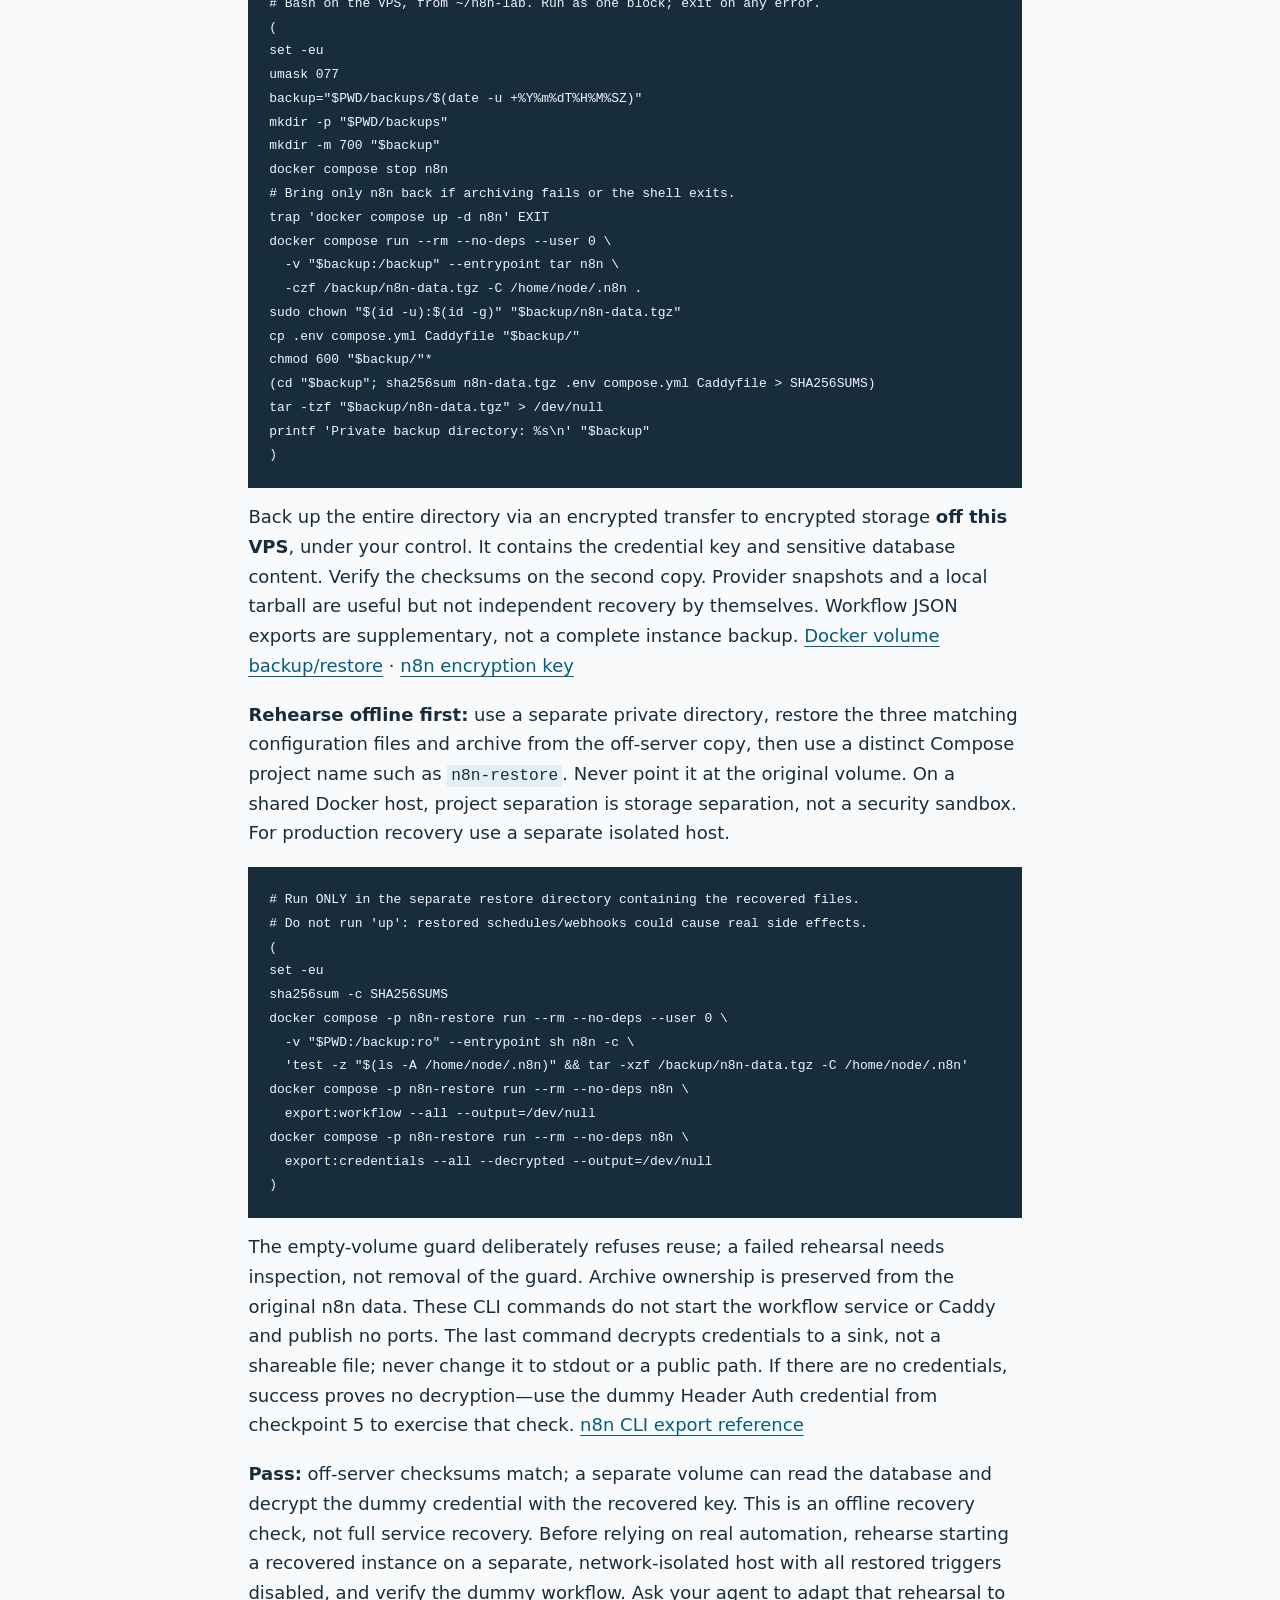
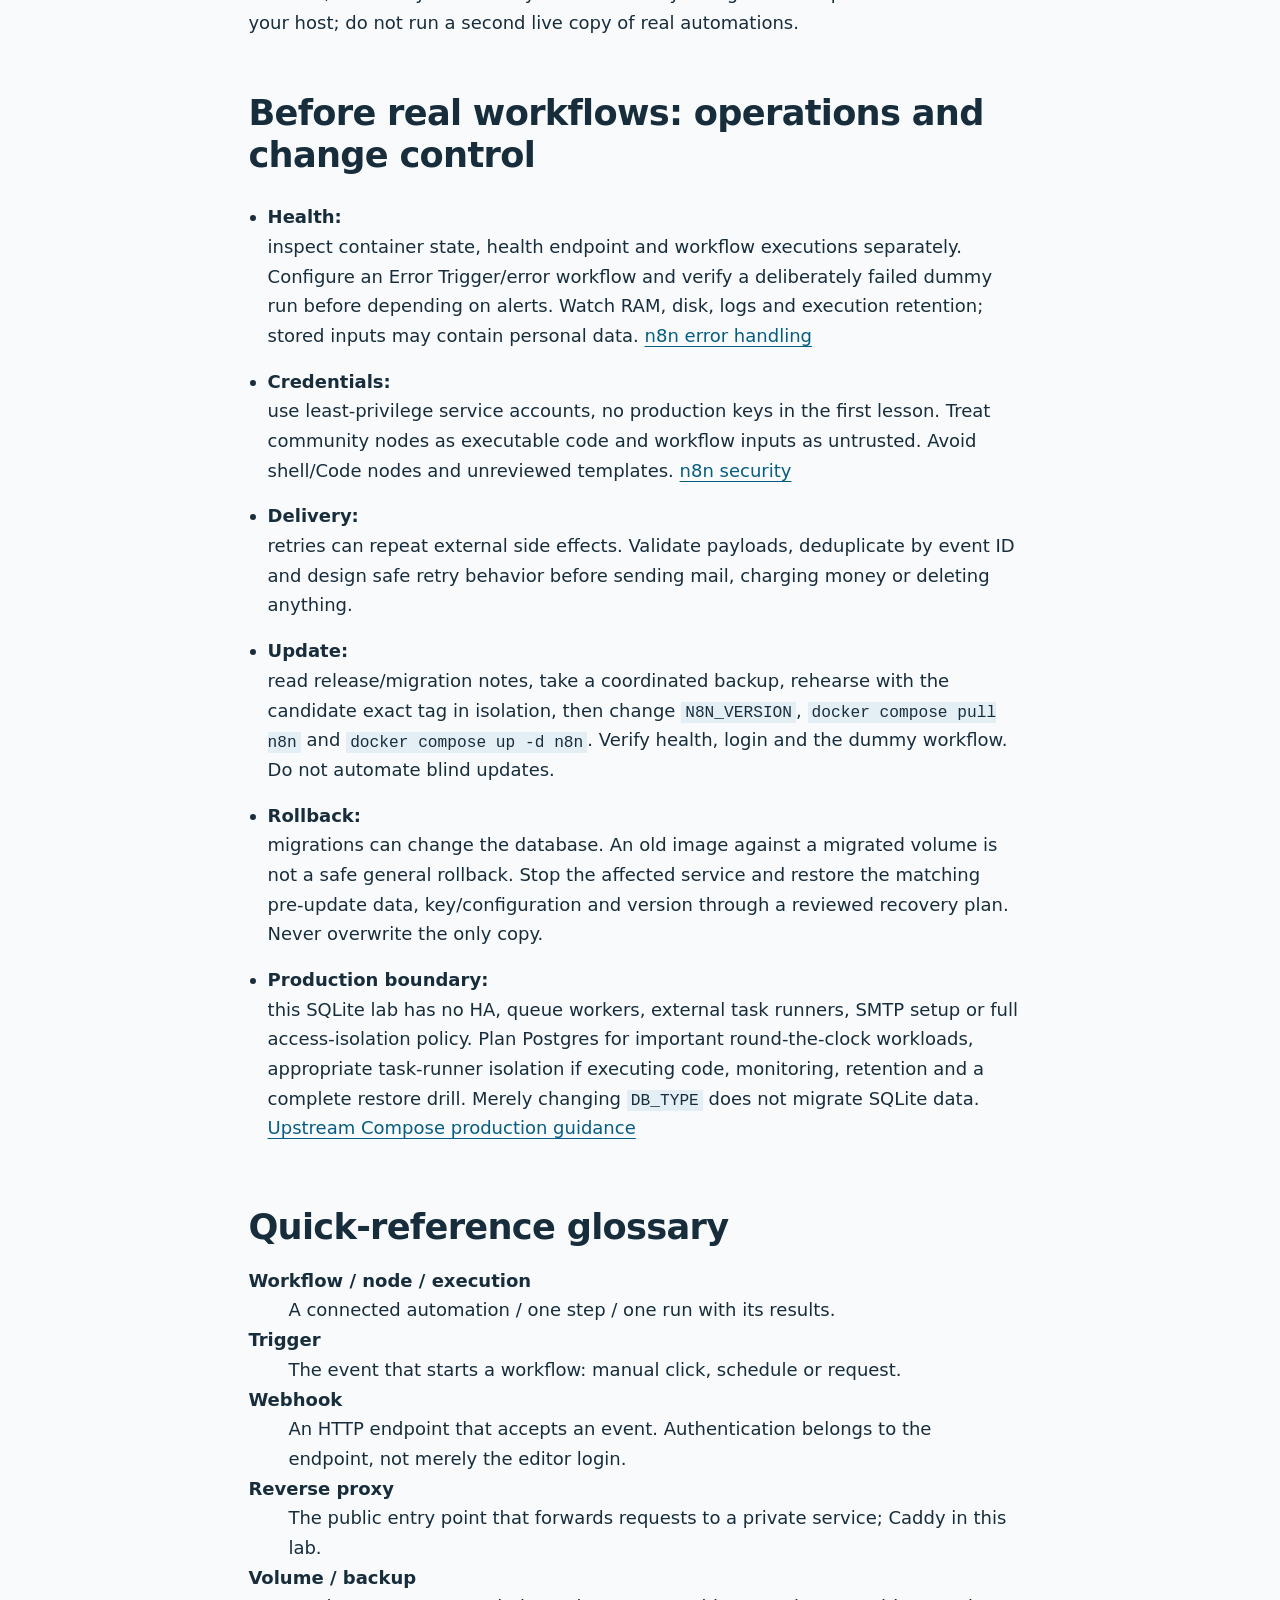
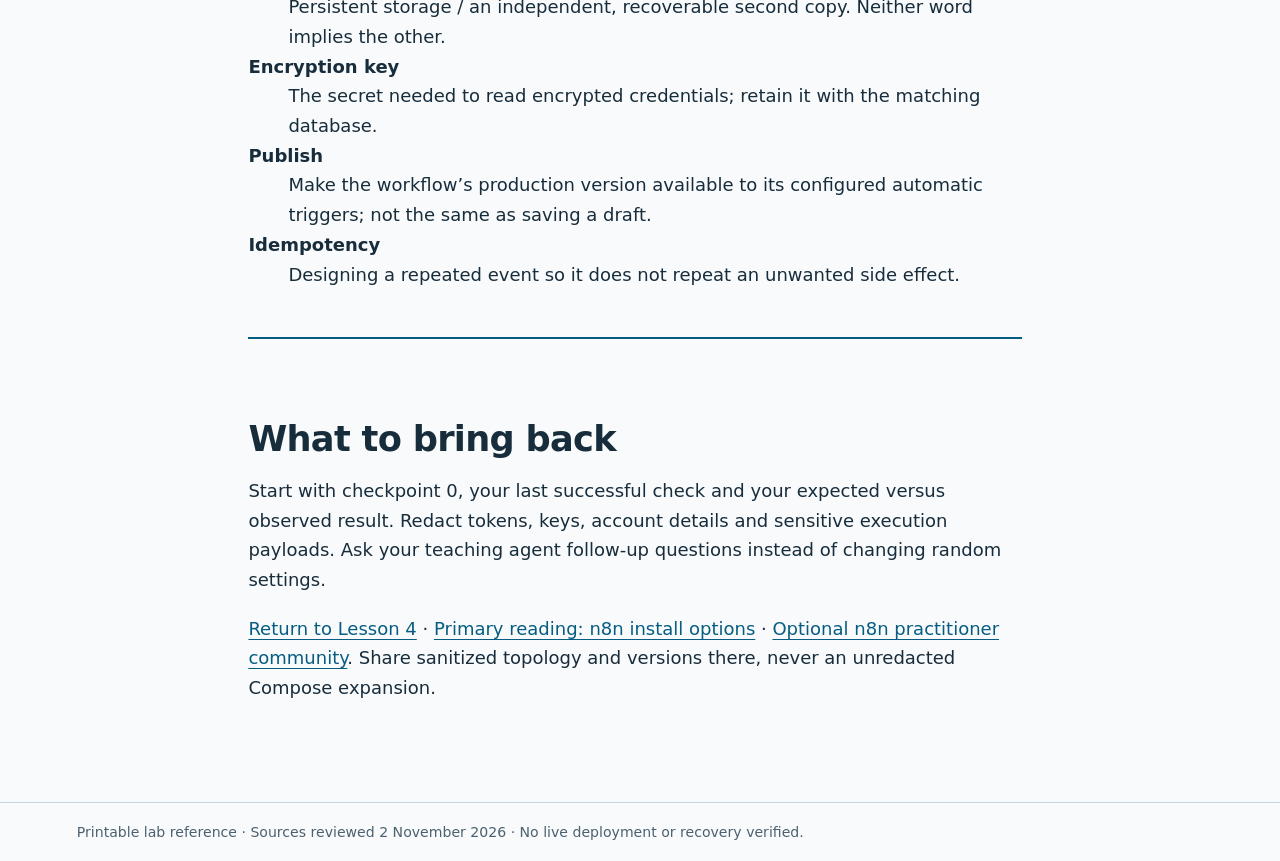
<file: reference/n8n-vps-playbook.html>
<!doctype html>
<html lang="en"><head><meta charset="utf-8"><meta name="viewport" content="width=device-width,initial-scale=1"><title>n8n VPS playbook — Learning workspace</title><link rel="stylesheet" href="../assets/course.css"><link rel="stylesheet" href="../assets/navigation.css"><script defer src="../assets/navigation.js"></script></head>
<body><a class="skip" href="#main">Skip to playbook</a><header class="site-header"><a class="brand" href="../index.html">VPS / Learning workspace</a><nav aria-label="Primary"><a href="../index.html">Home</a><details class="nav-menu"><summary aria-expanded="false">Lessons</summary><ul><li><a href="../lessons/0001-vps-mental-model.html">Lesson 1 · Understand your VPS</a></li><li><a href="../lessons/0002-hermes-agent-setup.html">Lesson 2 · Set up Hermes Agent</a></li><li><a href="../lessons/0003-pi-software-factory.html">Lesson 3 · Run a Pi software factory</a></li><li><a href="../lessons/0004-n8n-vps.html">Lesson 4 · Make one workflow reliable</a></li><li><a href="../lessons/0005-manual-service-setup.html">Lesson 5 · Maintain service versions</a></li><li><a href="../lessons/0006-service-cicd.html">Lesson 6 · Automate the checked path</a></li><li><a href="../lessons/0007-service-recovery.html">Lesson 7 · Prove you can recover</a></li></ul></details><details class="nav-menu"><summary aria-expanded="false">Playbooks</summary><ul><li><a href="pi-factory-playbook.html">Pi factory playbook</a></li><li><a href="hermes-setup-playbook.html">Hermes setup playbook</a></li><li><a href="vps-field-guide.html">VPS field guide</a></li><li><a href="n8n-vps-playbook.html" aria-current="page">n8n VPS playbook</a></li><li><a href="manual-service-playbook.html">Manual service playbook</a></li><li><a href="service-cicd-playbook.html">Service CI/CD playbook</a></li><li><a href="service-recovery-playbook.html">Service recovery playbook</a></li></ul></details></nav></header>
<div class="site-layout"><details class="sidebar" id="sidebar" open><summary>Learning path</summary><div class="sidebar-content"><nav aria-label="Learning path"><h2>Learning path</h2><ul><li><a href="../index.html#roadmap">Learning roadmap</a></li><li><a href="../lessons/0001-vps-mental-model.html">Understand your VPS</a></li><li><a href="../lessons/0002-hermes-agent-setup.html">Set up Hermes Agent</a></li><li><a href="../lessons/0003-pi-software-factory.html">Run a Pi software factory</a></li><li><a href="../lessons/0004-n8n-vps.html">Make one workflow reliable</a></li><li><a href="n8n-vps-playbook.html">n8n VPS playbook</a></li><li><a href="vps-field-guide.html#glossary">VPS glossary</a></li><li><a href="../lessons/0005-manual-service-setup.html">Manual First · Lesson 5</a></li><li><a href="../lessons/0006-service-cicd.html">CI/CD · Lesson 6</a></li><li><a href="../lessons/0007-service-recovery.html">Recovery · Lesson 7</a></li><li><a href="manual-service-playbook.html">Manual service playbook</a></li><li><a href="service-cicd-playbook.html">Service CI/CD playbook</a></li><li><a href="service-recovery-playbook.html">Service recovery playbook</a></li></ul></nav></div></details>
<main id="main"><h1>n8n, one checkpoint at a time.</h1><p class="lead">Read → run → inspect → stop if the evidence does not match. Keep this beside your terminal.</p><p class="meta">Companion to Lesson 4 · Ubuntu VPS · commands run on the VPS unless marked Windows</p><article>
<div class="notice"><strong>A new learning instance only.</strong><p>Do not apply these files to an existing n8n installation or replace an existing proxy. No VPS commands have been executed for you. Use dummy data; installation, TLS, backup and recovery remain unverified. You need a real subdomain and control of its DNS before this route can proceed.</p></div>
<h2 id="preflight" tabindex="-1">Checkpoint 0 — inventory before changing anything</h2><p>Recall which SSH key stays on Windows, then confirm a working SSH administrator session and Hostinger recovery-console access. Keep both available. Run these read-only checks on the VPS and report only redacted results:</p>
<pre><code data-shell="bash">whoami
cat /etc/os-release
uname -m
free -h
df -h /
docker --version
docker compose version
sudo ss -lntup
sudo ufw status verbose</code></pre>
<p>Confirm Ubuntu 24.04 LTS, actual available resources, port use and firewall policy rather than assuming prior lessons finished. Missing Docker or Compose? Follow <a href="https://docs.docker.com/engine/install/ubuntu/">Docker’s Ubuntu instructions</a> with your teaching agent first; do not replace an existing installation blindly. Docker administration is effectively root access. Do not give the Pi/Hermes runtime accounts access to Docker to make this exercise work.</p><ul><li>Ports 80/443 already occupied? <strong>Stop.</strong> Adapt the existing proxy; do not stop somebody else’s service.</li><li>Existing n8n data? <strong>Stop.</strong> Inventory its database, version, key and backup procedure. These are not migration instructions.</li><li>Low memory/disk or other agents running? Budget for all workloads and retained executions. No minimum for this smaller lab is asserted from the full AI-stack requirement.</li><li>No recovery access or unclear firewall? Stop before any firewall or deployment changes. Preserve SSH on its actual configured port.</li></ul>
<p><strong>Pass:</strong> you can explain the host, account, free resources, open ports, recovery route and whether this is a genuinely new instance. Nothing secret belongs in a screenshot or chat.</p>
<h2 id="network" tabindex="-1">Checkpoint 1 — domain and guarded first login</h2><ol><li>Choose a subdomain you own, such as <code>automation.your-domain.tld</code>. Set its A record to the VPS IPv4 address. Add AAAA only if IPv6 routing and firewall protection are verified. Preserve mail and unrelated records. <a href="https://www.hostinger.com/support/1583227-how-to-point-a-domain-to-your-vps-at-hostinger/">Hostinger DNS guide</a></li><li>For this lab use direct DNS, not a Cloudflare-proxied record or another load balancer. The files assume exactly one proxy, Caddy.</li><li>In the <strong>provider/network firewall</strong>, preserve SSH; allow inbound TCP 80 for certificate validation and restrict TCP 443 to your current client IP during initial owner setup. Apply equivalent IPv6 protection or do not publish AAAA. Review existing allow-all rules: a narrower allow rule does not cancel a broad one.</li><li>Inspect the rules now; then prove the boundary against the harmless live listener in checkpoint 3, before starting n8n. A connection failure with no listener proves nothing about a firewall. You need both an allowed-client success and a disallowed-client failure. If you cannot establish this boundary, stop and ask for an adapted private bootstrap; do not race strangers to an unclaimed setup screen.</li></ol>
<p>Why not just ufw? <a href="https://docs.docker.com/engine/network/packet-filtering-firewalls/">Docker’s published ports can bypass ufw rules</a>. Do not expose 5678. Caddy needs working DNS and reachable validation ports for <a href="https://caddyserver.com/docs/automatic-https">automatic HTTPS</a>. Plain HTTP on 80 redirects to HTTPS; it must not serve the owner form.</p><p><strong>Provisional pass:</strong> DNS resolves to this server, ports are free, and the reviewed rules intend to admit only your client on 443. Live proof follows before owner setup. If your IP changes, adjust the provider rule without touching SSH.</p>
<h2 id="files" tabindex="-1">Checkpoint 2 — inspect and prepare three files</h2><p>Review the supplied <a href="../examples/n8n/compose.yml">compose.yml</a>, <a href="../examples/n8n/Caddyfile">Caddyfile</a> and <a href="../examples/n8n/.env.example">.env.example</a>. Transfer these three files using VS Code Remote SSH or your chosen file-transfer tool to a <strong>new, private</strong> <code>~/n8n-lab</code> directory on the VPS. This workspace does not automatically copy files to your host.</p>
<pre><code data-shell="bash"># On the VPS: create this directory only if it does not already exist.
umask 077
mkdir -m 700 ~/n8n-lab
cd ~/n8n-lab
# Transfer the three example files here before continuing.
cp -n .env.example .env
chmod 600 .env
openssl rand -hex 32</code></pre>
<p>The last command prints a new private key. Put that value in <code>N8N_ENCRYPTION_KEY</code> inside <code>.env</code> using an editor; never paste it in chat, a ticket or Git. Do not regenerate it after first launch. Copy it into your encrypted secret backup. File permissions reduce accidental exposure; they do not encrypt Docker’s container metadata.</p><ul><li><code>N8N_VERSION</code>: choose an exact, supported stable tag from <a href="https://github.com/n8n-io/n8n/releases">official n8n releases</a>; review security notices. These files require <strong>≥2.35.0</strong> for <code>N8N_WEBHOOK_URL</code>. This floor is not a claim that any old version above it is secure.</li><li><code>CADDY_VERSION</code>: choose an exact stable Caddy 2 tag from <a href="https://github.com/caddyserver/caddy/releases">Caddy releases</a>. Do not use <code>latest</code> for repeatable practice.</li><li><code>N8N_HOST</code>: your real hostname only, with no scheme, slash or port.</li><li><code>GENERIC_TIMEZONE</code>: an IANA timezone; <code>Etc/UTC</code> is the example. Review the workflow timezone before scheduling local-time work.</li></ul>
<p>Replace <strong>every REPLACE value</strong>. Never commit <code>.env</code>, backups or exported credentials. If using a separate secret-free configuration repository, add those paths to its ignore rules <em>before</em> staging files. The stack does not mount the Docker socket, use privileged containers, or install an AI sandbox. Do not add those capabilities for this exercise.</p>
<pre><code data-shell="bash"># Run in ~/n8n-lab; -q validates without printing expanded secrets.
grep -l 'REPLACE' .env
docker compose config -q</code></pre>
<p><strong>Pass:</strong> grep prints no filename (exit 1 means no placeholders found), Compose validation succeeds, and you can point to the persistent <code>/home/node/.n8n</code> mount and the absence of an n8n <code>ports</code> mapping. Avoid sharing <code>docker compose config</code> without <code>-q</code> or <code>docker inspect</code>: they can reveal secrets. The example uses required-variable checks, not a full validation of hostname, versions or key quality.</p>
<h2 id="start" tabindex="-1">Checkpoint 3 — prove the firewall, then HTTPS and owner setup</h2><p>Commands use the directory and files from checkpoint 2. First pull the reviewed images and start <strong>only a harmless probe</strong>. This foreground command serves a fixed text response, not the editor, database or local files. No n8n service starts:</p>
<pre><code data-shell="bash">docker compose pull
docker compose run --rm --no-deps --service-ports caddy \
  caddy respond --listen :443 --body 'n8n firewall probe'</code></pre>
<p>Keep that terminal open. On your allowed Windows client, replace the hostname below and use PowerShell. This probe deliberately speaks <strong>plain HTTP on TCP 443</strong> to test the network boundary; send no credentials. Do not use this HTTP URL for n8n later.</p>
<pre><code>curl.exe --noproxy "*" --max-time 10 http://YOUR_REAL_HOSTNAME:443/</code></pre>
<p><strong>Required evidence:</strong> the allowed client receives exactly <code>n8n firewall probe</code>. Repeat from a non-allowed external connection: it must fail to connect, not return that marker. Check IPv4 and any published IPv6 path independently; an untested AAAA path is not a pass. If both clients fail, the result is inconclusive. If the disallowed client succeeds, repair the provider rules and repeat. A TLS-only network filter may need an adapted probe; stop rather than infer success.</p><p>After both results match, press <strong>Ctrl-C</strong> in the probe terminal and confirm the command exits, freeing the ports. This run overrides the normal Caddy command and leaves the supplied Caddyfile unchanged. <a href="https://caddyserver.com/docs/command-line#caddy-respond">Caddy probe reference</a>. Now, with the same firewall rules still in place, start the real services:</p>
<pre><code data-shell="bash">docker compose up -d
docker compose ps
docker compose logs --tail=60 n8n caddy
docker compose exec n8n wget -qO- http://127.0.0.1:5678/healthz
sudo ss -lntup</code></pre>
<p>Inspect logs locally; redact before sharing. Expect n8n’s health endpoint to respond, Caddy to obtain a certificate, and no published host listener for 5678. This is a process check, not proof that a workflow or database restore works.</p><p>From your allowed Windows client, open <strong>https://your-real-hostname/</strong>. Verify a valid certificate for that hostname. Never bypass a certificate warning or disable secure cookies to continue. Complete owner setup immediately with a unique password; configure MFA if supported by your chosen version. After setup, check that the setup page no longer offers first-owner registration. Keep the 443 IP restriction for the initial manual exercise. <a href="https://docs.n8n.io/hosting/securing/overview/">n8n security guidance</a></p>
<table><caption>Stop instead of guessing</caption><thead><tr><th scope="col">Symptom</th><th scope="col">Next check</th></tr></thead><tbody><tr><td>Certificate error</td><td>DNS A/AAAA, validation port reachability, Caddy logs. Do not use curl -k.</td></tr><tr><td>502 from Caddy</td><td>n8n startup logs, service name and private port 5678.</td></tr><tr><td>Permission denied on data</td><td>Volume ownership and image runtime user; never fix with chmod 777.</td></tr><tr><td>Restart loop / killed process</td><td>Logs, free RAM and disk. Do not add swap or privileged mode blindly.</td></tr></tbody></table><p><strong>Pass:</strong> valid HTTPS, owner claimed, no public 5678, health response and understood logs. The n8n docs’ full Assistant Compose file is not the topology being checked here. <a href="https://caddyserver.com/docs/running#docker-compose">Caddy Compose reference</a></p>
<h2 id="workflow" tabindex="-1">Checkpoint 4 — prove one execution and persistence</h2><p>Build the <a href="../lessons/0004-n8n-vps.html#workflow">Manual Trigger → Edit Fields exercise</a>. Expect one output item containing <code>service: practice</code> and <code>status: ok</code>. Save it; inspect the execution, not just the green node.</p>
<pre><code data-shell="bash"># Only this disposable lab instance; this briefly interrupts n8n.
docker compose restart n8n
docker compose ps
docker compose exec n8n wget -qO- http://127.0.0.1:5678/healthz</code></pre><p>Reload the editor and run the saved workflow again. This shows persistence across restart, not an independent backup. Never use <code>docker compose down -v</code> as cleanup: it deletes this project’s data volumes.</p><p><strong>Pass:</strong> expected output before and after restart, saved workflow still present. Share the redacted result with your teaching agent; no completion or mastery is recorded automatically.</p>
<h2 id="webhooks" tabindex="-1">Optional checkpoint 5 — understand external triggers</h2><p>First keep the 443 IP restriction. Duplicate the dummy workflow and replace Manual Trigger with a <strong>Webhook</strong>: POST, a unique lab path, <strong>Header Auth</strong>, and <strong>Respond → When Last Node Finishes</strong>. Keep Edit Fields set to output only the two dummy fields. Create a separate dummy header credential in n8n; do not reuse the encryption key or owner password.</p><ol><li>Select <strong>Listen for Test Event</strong> and copy the displayed Test URL. From your allowed client, use an HTTP client to send a POST with dummy JSON and the configured authentication header. Keep tokens out of shell history and screenshots.</li><li>Re-arm the test listener before sending a request without that header. Expect an authentication-specific rejection and no execution, not merely a 404 or “webhook not registered” message. A consumed test listener cannot prove authentication. Editor login is not the webhook’s authentication policy.</li><li>Publish the workflow and use its displayed Production URL. With valid authentication, expect the dummy fields in the response and an execution visible in <strong>Executions</strong>. Then request that same published Production URL without the header: require an authentication-specific rejection (typically 401/403), no new execution and no dummy output. A 404/unregistered response is inconclusive, not an authentication pass. A test URL outside its listening window is not a production endpoint.</li><li>Only if an external service really needs access, review its authentication and source-IP needs before expanding the provider’s 443 allow rule. Do not expand it just for the manual exercise. Keep 5678 closed. This basic proxy also makes the login surface reachable by allowed callers; separating editor and webhook access is a later hardening task.</li><li>Unpublish the lab webhook when done. Confirm it no longer creates executions. Do not leave throwaway ingress running.</li></ol><p><a href="https://docs.n8n.io/integrations/builtin/core-nodes/n8n-nodes-base.webhook/">Primary source: webhook URLs, authentication and response modes</a>. For a schedule instead, review <a href="https://docs.n8n.io/integrations/builtin/core-nodes/n8n-nodes-base.scheduletrigger/">Schedule Trigger</a>: choose timezone, publish, observe one run, then unpublish. UI labels can differ by pinned version.</p>
<h2 id="backup" tabindex="-1">Checkpoint 6 — backup is a second copy plus a rehearsal</h2><p>For this small SQLite lab, stop n8n before copying its full data directory. Do not live-copy SQLite and assume consistency. This command block is <strong>only for this example’s named-volume layout</strong>. It creates a unique directory; stop if any command fails. Do not reuse it for Postgres or an existing installation.</p>
<pre><code data-shell="bash"># Bash on the VPS, from ~/n8n-lab. Run as one block; exit on any error.
(
set -eu
umask 077
backup="$PWD/backups/$(date -u +%Y%m%dT%H%M%SZ)"
mkdir -p "$PWD/backups"
mkdir -m 700 "$backup"
docker compose stop n8n
# Bring only n8n back if archiving fails or the shell exits.
trap 'docker compose up -d n8n' EXIT
docker compose run --rm --no-deps --user 0 \
  -v "$backup:/backup" --entrypoint tar n8n \
  -czf /backup/n8n-data.tgz -C /home/node/.n8n .
sudo chown "$(id -u):$(id -g)" "$backup/n8n-data.tgz"
cp .env compose.yml Caddyfile "$backup/"
chmod 600 "$backup/"*
(cd "$backup"; sha256sum n8n-data.tgz .env compose.yml Caddyfile &gt; SHA256SUMS)
tar -tzf "$backup/n8n-data.tgz" &gt; /dev/null
printf 'Private backup directory: %s\n' "$backup"
)</code></pre>
<p>Back up the entire directory via an encrypted transfer to encrypted storage <strong>off this VPS</strong>, under your control. It contains the credential key and sensitive database content. Verify the checksums on the second copy. Provider snapshots and a local tarball are useful but not independent recovery by themselves. Workflow JSON exports are supplementary, not a complete instance backup. <a href="https://docs.docker.com/engine/storage/volumes/">Docker volume backup/restore</a> · <a href="https://docs.n8n.io/hosting/configuration/configuration-examples/encryption-key/">n8n encryption key</a></p>
<p><strong>Rehearse offline first:</strong> use a separate private directory, restore the three matching configuration files and archive from the off-server copy, then use a distinct Compose project name such as <code>n8n-restore</code>. Never point it at the original volume. On a shared Docker host, project separation is storage separation, not a security sandbox. For production recovery use a separate isolated host.</p>
<pre><code data-shell="bash"># Run ONLY in the separate restore directory containing the recovered files.
# Do not run 'up': restored schedules/webhooks could cause real side effects.
(
set -eu
sha256sum -c SHA256SUMS
docker compose -p n8n-restore run --rm --no-deps --user 0 \
  -v "$PWD:/backup:ro" --entrypoint sh n8n -c \
  'test -z "$(ls -A /home/node/.n8n)" &amp;&amp; tar -xzf /backup/n8n-data.tgz -C /home/node/.n8n'
docker compose -p n8n-restore run --rm --no-deps n8n \
  export:workflow --all --output=/dev/null
docker compose -p n8n-restore run --rm --no-deps n8n \
  export:credentials --all --decrypted --output=/dev/null
)</code></pre>
<p>The empty-volume guard deliberately refuses reuse; a failed rehearsal needs inspection, not removal of the guard. Archive ownership is preserved from the original n8n data. These CLI commands do not start the workflow service or Caddy and publish no ports. The last command decrypts credentials to a sink, not a shareable file; never change it to stdout or a public path. If there are no credentials, success proves no decryption—use the dummy Header Auth credential from checkpoint 5 to exercise that check. <a href="https://docs.n8n.io/hosting/cli-commands/">n8n CLI export reference</a></p><p><strong>Pass:</strong> off-server checksums match; a separate volume can read the database and decrypt the dummy credential with the recovered key. This is an offline recovery check, not full service recovery. Before relying on real automation, rehearse starting a recovered instance on a separate, network-isolated host with all restored triggers disabled, and verify the dummy workflow. Ask your agent to adapt that rehearsal to your host; do not run a second live copy of real automations.</p>
<h2 id="operate" tabindex="-1">Before real workflows: operations and change control</h2><ul class="checklist"><li><strong>Health:</strong> inspect container state, health endpoint and workflow executions separately. Configure an Error Trigger/error workflow and verify a deliberately failed dummy run before depending on alerts. Watch RAM, disk, logs and execution retention; stored inputs may contain personal data. <a href="https://docs.n8n.io/flow-logic/error-handling/">n8n error handling</a></li><li><strong>Credentials:</strong> use least-privilege service accounts, no production keys in the first lesson. Treat community nodes as executable code and workflow inputs as untrusted. Avoid shell/Code nodes and unreviewed templates. <a href="https://docs.n8n.io/hosting/securing/overview/">n8n security</a></li><li><strong>Delivery:</strong> retries can repeat external side effects. Validate payloads, deduplicate by event ID and design safe retry behavior before sending mail, charging money or deleting anything.</li><li><strong>Update:</strong> read release/migration notes, take a coordinated backup, rehearse with the candidate exact tag in isolation, then change <code>N8N_VERSION</code>, <code>docker compose pull n8n</code> and <code>docker compose up -d n8n</code>. Verify health, login and the dummy workflow. Do not automate blind updates.</li><li><strong>Rollback:</strong> migrations can change the database. An old image against a migrated volume is not a safe general rollback. Stop the affected service and restore the matching pre-update data, key/configuration and version through a reviewed recovery plan. Never overwrite the only copy.</li><li><strong>Production boundary:</strong> this SQLite lab has no HA, queue workers, external task runners, SMTP setup or full access-isolation policy. Plan Postgres for important round-the-clock workloads, appropriate task-runner isolation if executing code, monitoring, retention and a complete restore drill. Merely changing <code>DB_TYPE</code> does not migrate SQLite data. <a href="https://docs.n8n.io/deploy/host-n8n/install-options/install-using-docker-compose">Upstream Compose production guidance</a></li></ul>
<h2 id="glossary" tabindex="-1">Quick-reference glossary</h2><dl><dt><strong>Workflow / node / execution</strong></dt><dd>A connected automation / one step / one run with its results.</dd><dt><strong>Trigger</strong></dt><dd>The event that starts a workflow: manual click, schedule or request.</dd><dt><strong>Webhook</strong></dt><dd>An HTTP endpoint that accepts an event. Authentication belongs to the endpoint, not merely the editor login.</dd><dt><strong>Reverse proxy</strong></dt><dd>The public entry point that forwards requests to a private service; Caddy in this lab.</dd><dt><strong>Volume / backup</strong></dt><dd>Persistent storage / an independent, recoverable second copy. Neither word implies the other.</dd><dt><strong>Encryption key</strong></dt><dd>The secret needed to read encrypted credentials; retain it with the matching database.</dd><dt><strong>Publish</strong></dt><dd>Make the workflow’s production version available to its configured automatic triggers; not the same as saving a draft.</dd><dt><strong>Idempotency</strong></dt><dd>Designing a repeated event so it does not repeat an unwanted side effect.</dd></dl>
<section class="end"><h2 id="report" tabindex="-1">What to bring back</h2><p>Start with checkpoint 0, your last successful check and your expected versus observed result. Redact tokens, keys, account details and sensitive execution payloads. Ask your teaching agent follow-up questions instead of changing random settings.</p><p><a href="../lessons/0004-n8n-vps.html">Return to Lesson 4</a> · <a href="https://docs.n8n.io/deploy/host-n8n/install-options">Primary reading: n8n install options</a> · <a href="https://community.n8n.io/">Optional n8n practitioner community</a>. Share sanitized topology and versions there, never an unredacted Compose expansion.</p></section>
</article></main><details class="sidebar contents-rail" id="page-contents" open><summary>On this page</summary><div class="sidebar-content"><nav aria-label="Table of contents"><h2>On this page</h2><ol><li><a href="#preflight">0 · Inventory</a></li><li><a href="#network">1 · DNS and firewall</a></li><li><a href="#files">2 · Prepare files</a></li><li><a href="#start">3 · HTTPS and owner</a></li><li><a href="#workflow">4 · Dummy workflow</a></li><li><a href="#webhooks">5 · External triggers</a></li><li><a href="#backup">6 · Backup and recovery</a></li><li><a href="#operate">Real-workflow readiness</a></li><li><a href="#glossary">Glossary</a></li><li><a href="#report">Bring back evidence</a></li></ol></nav></div></details></div><footer>Printable lab reference · Sources reviewed 2 November 2026 · No live deployment or recovery verified.</footer></body></html>
</file>
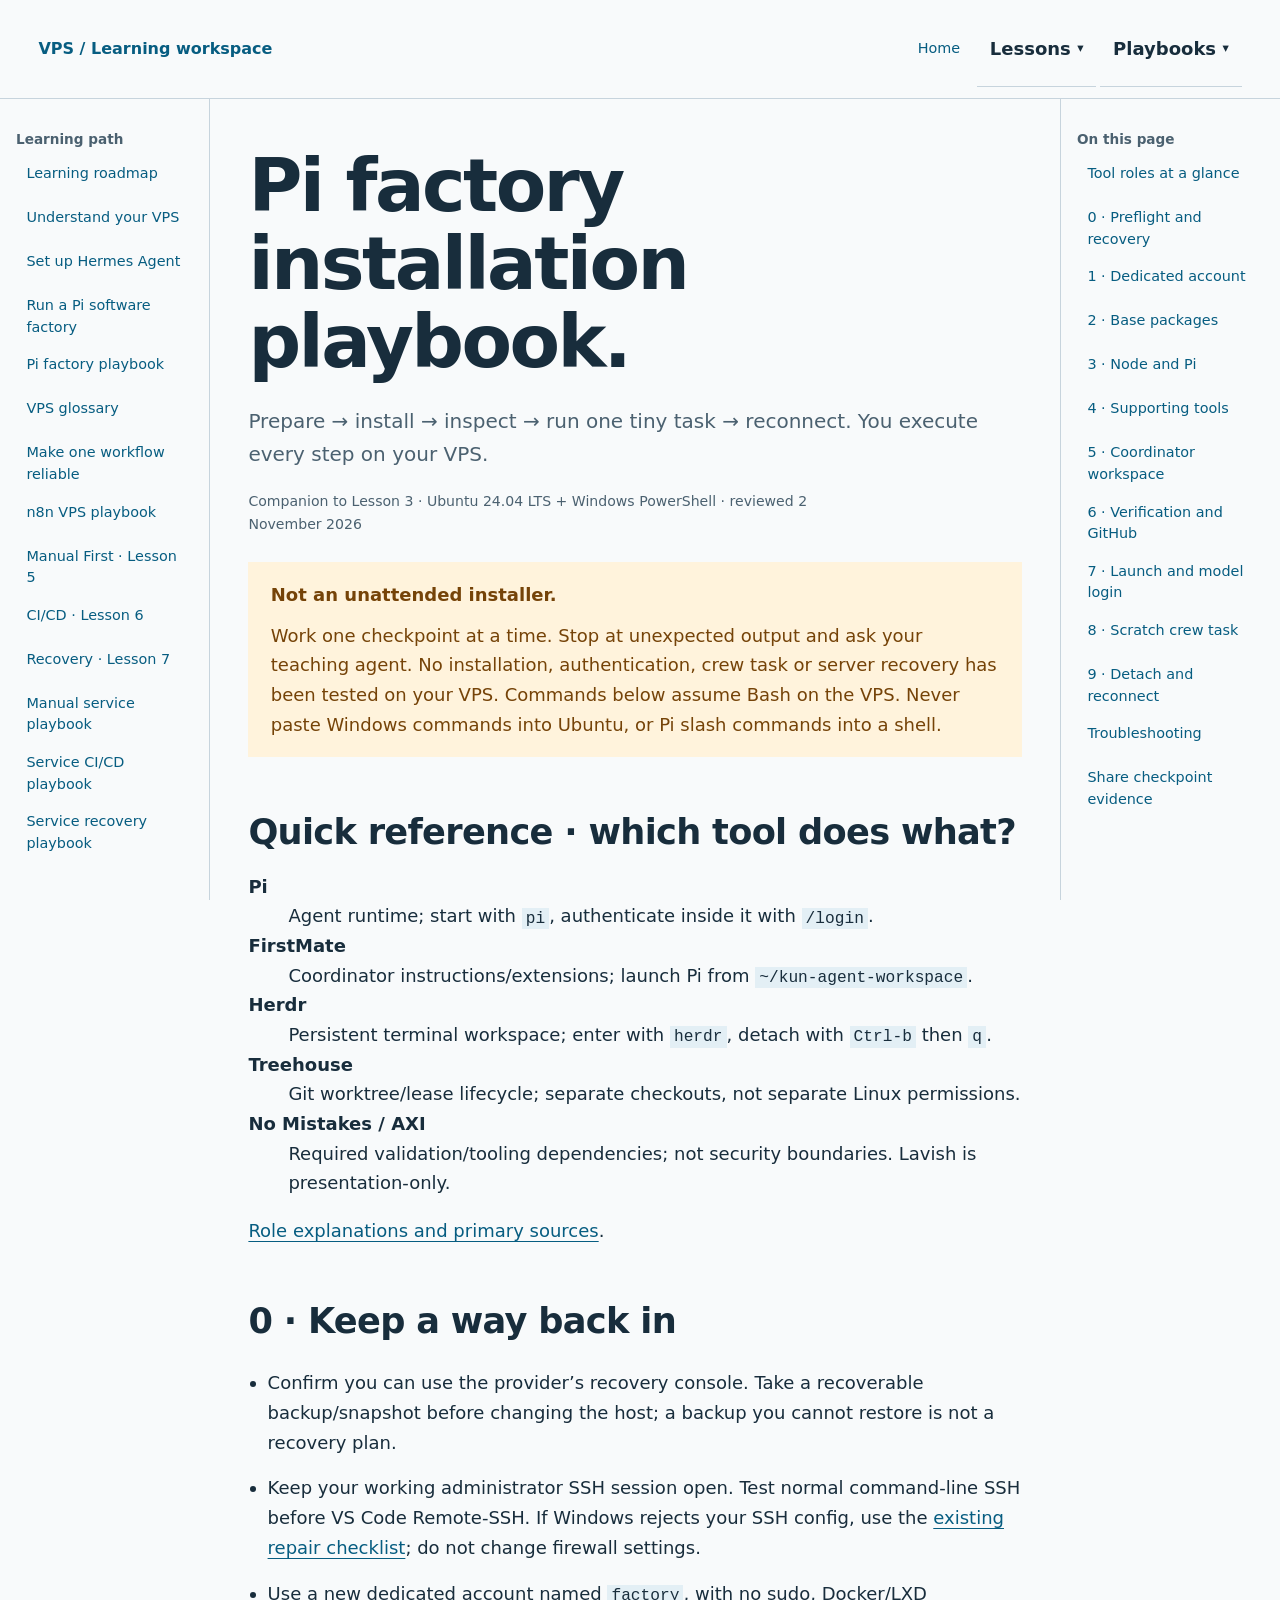
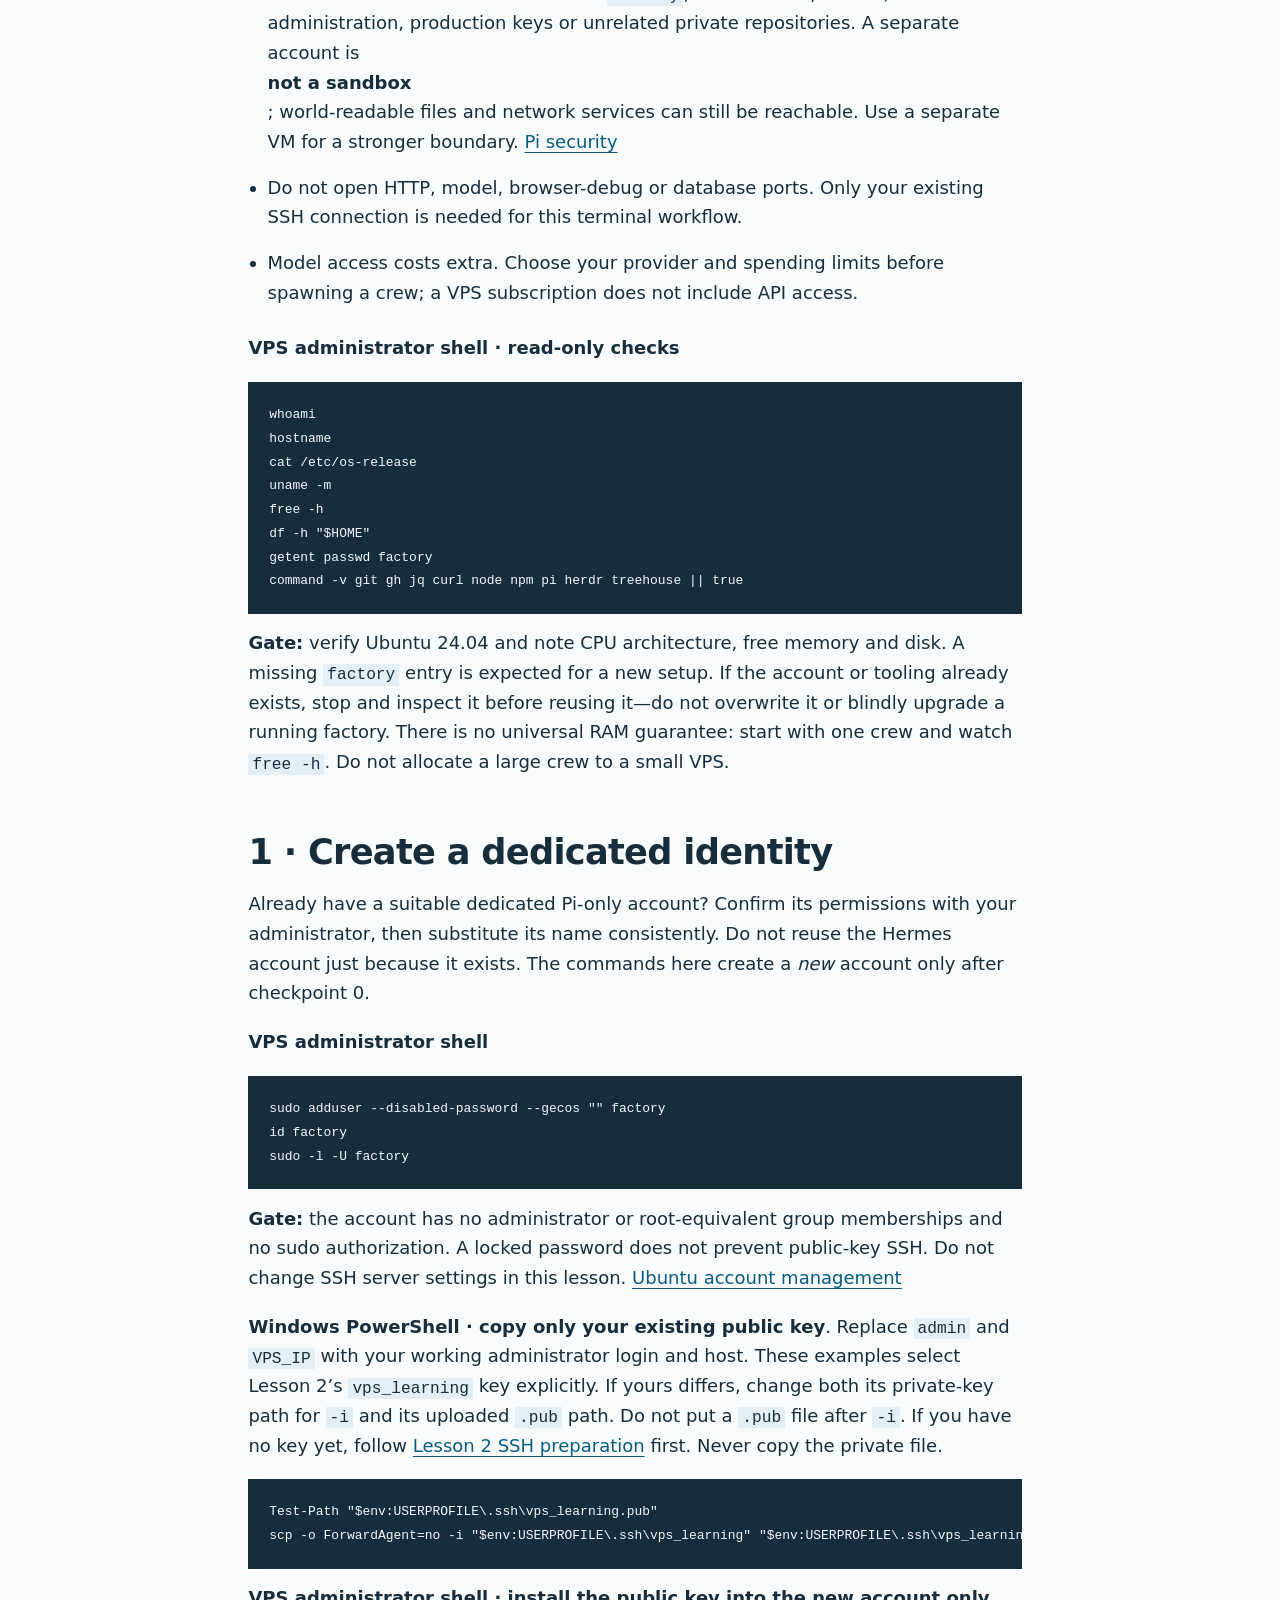
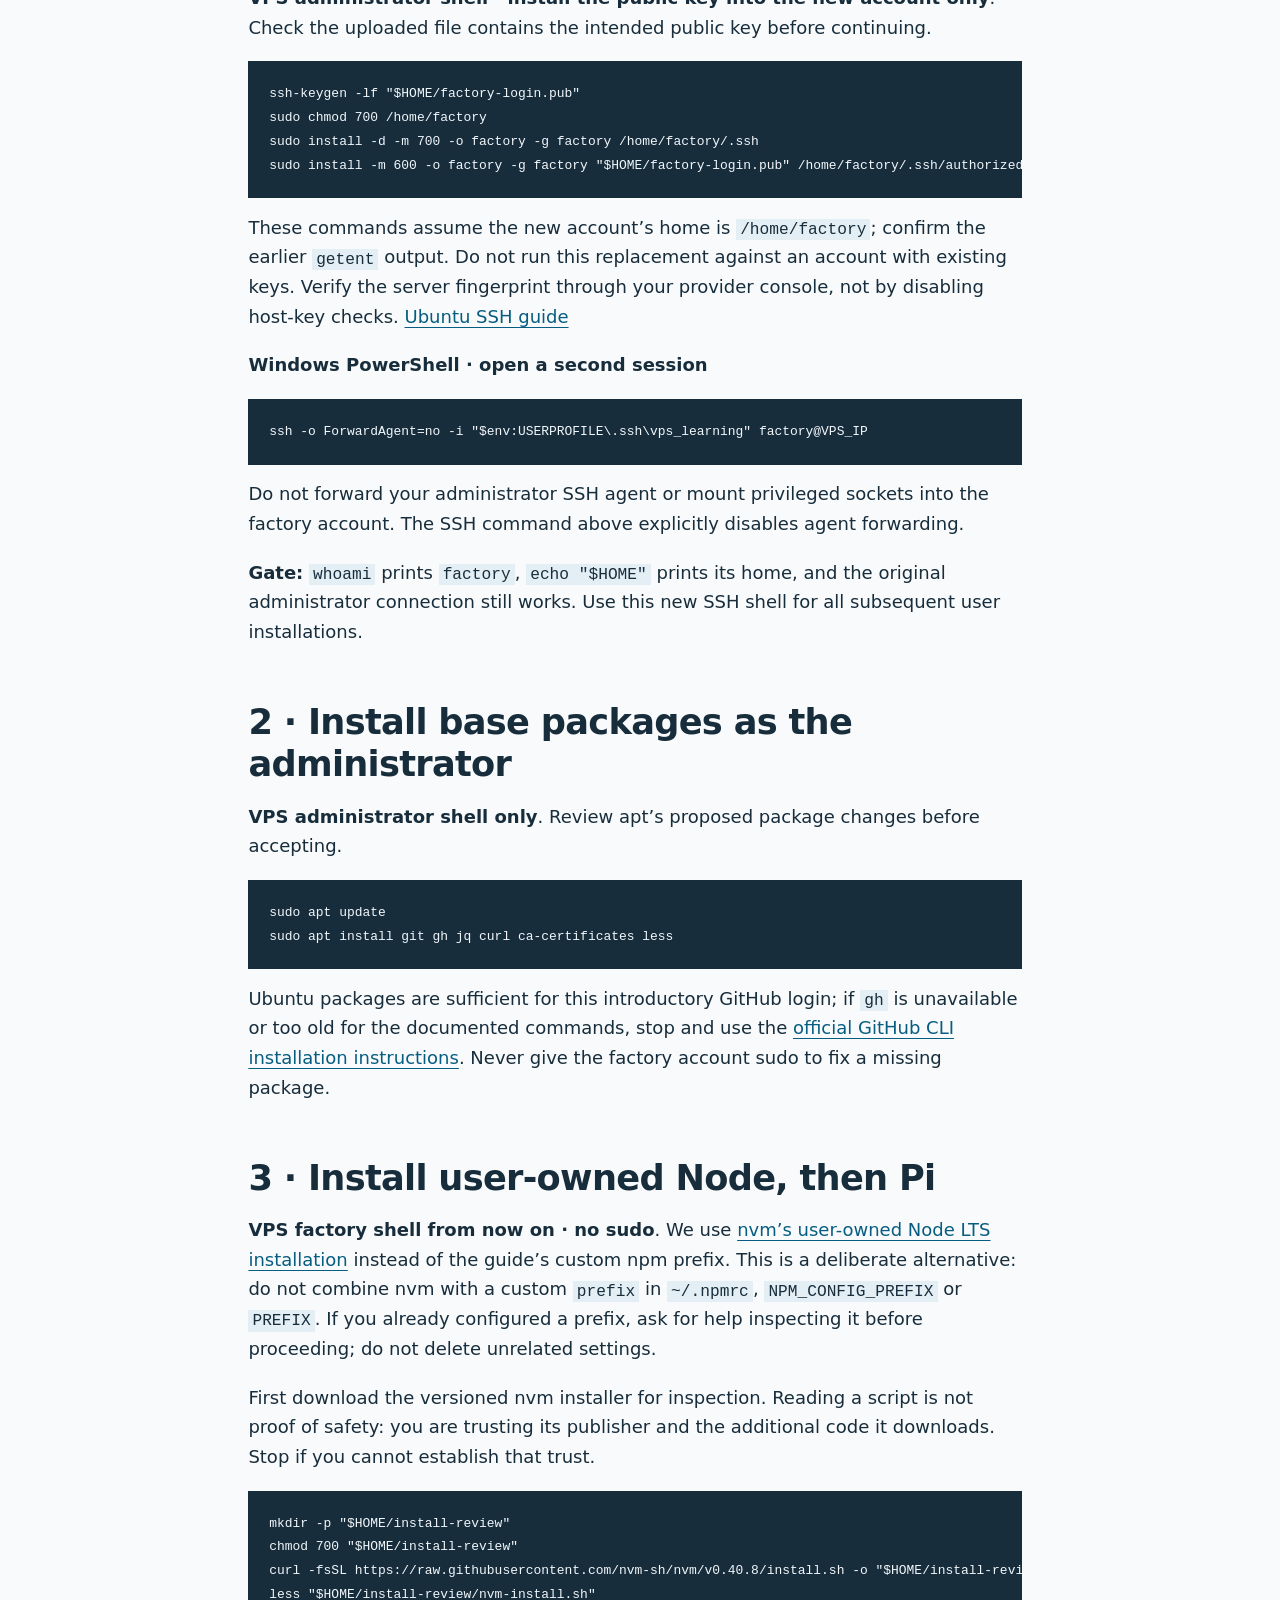
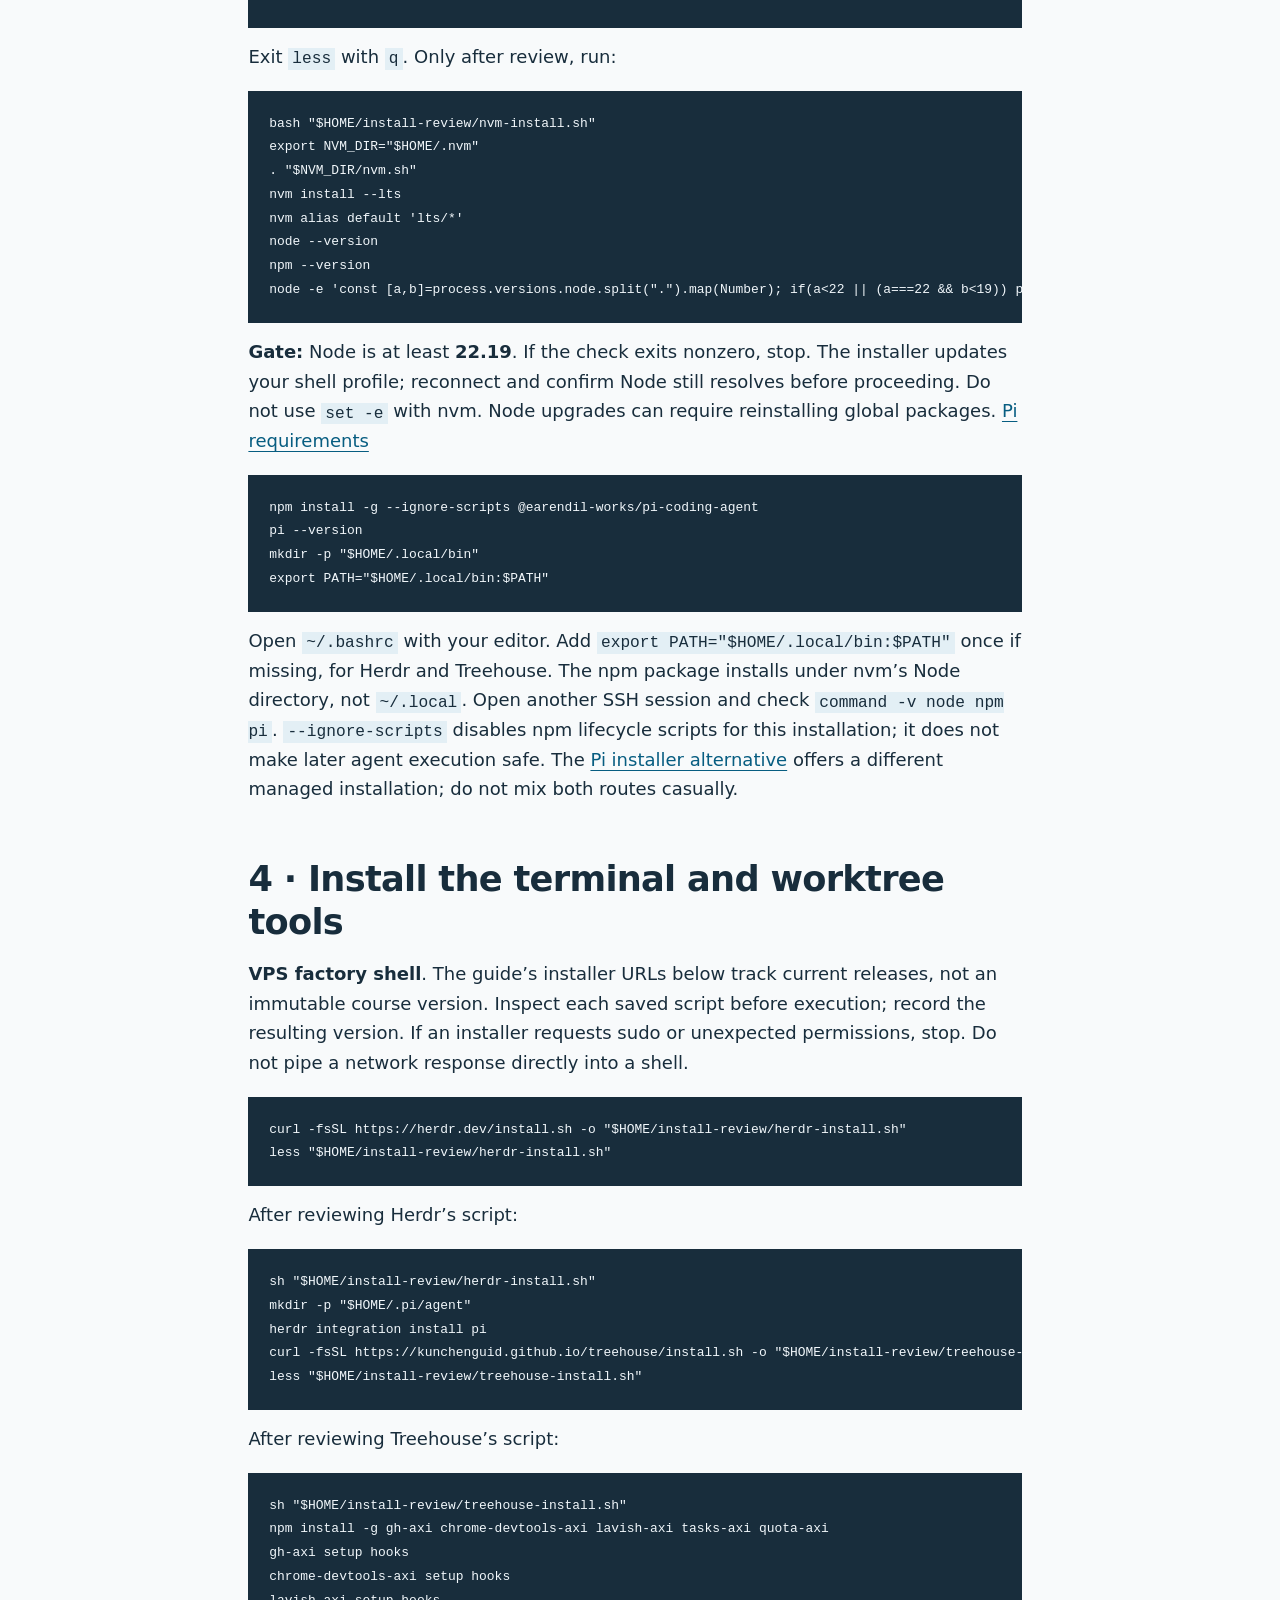
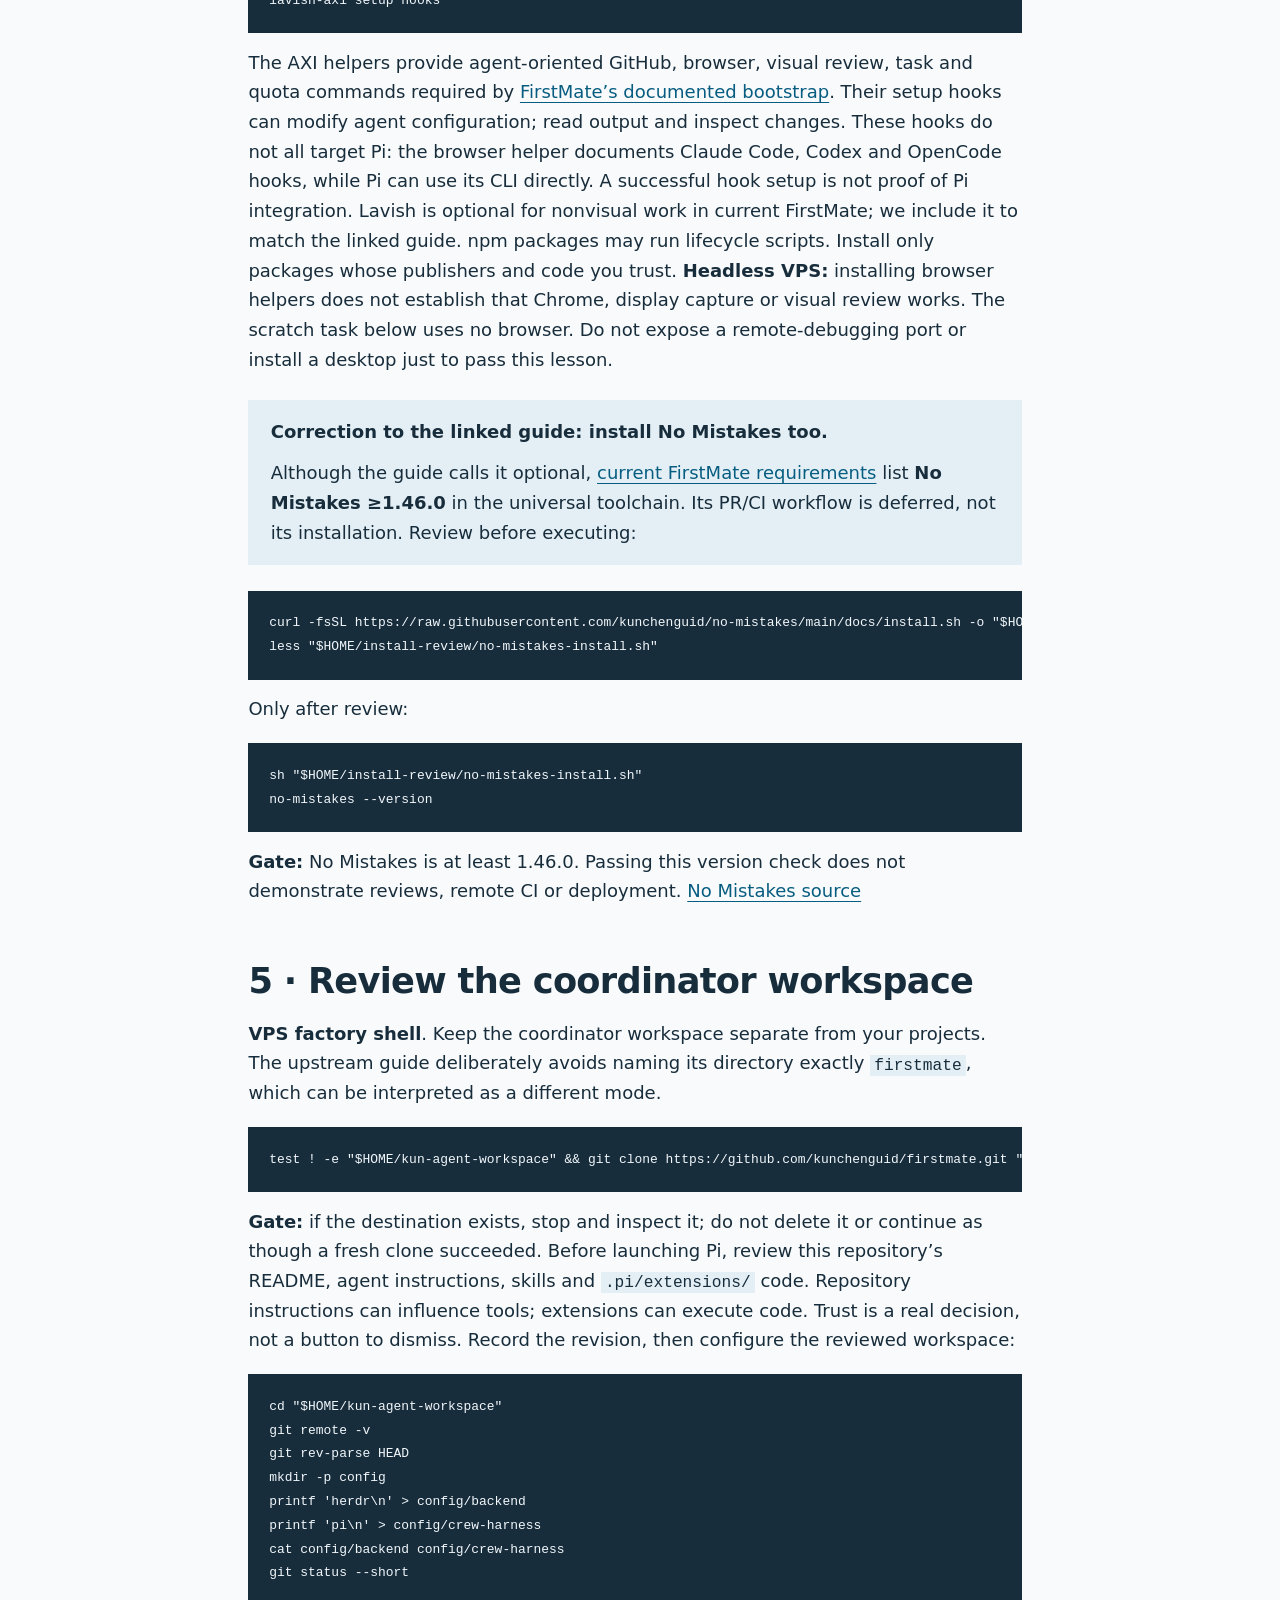
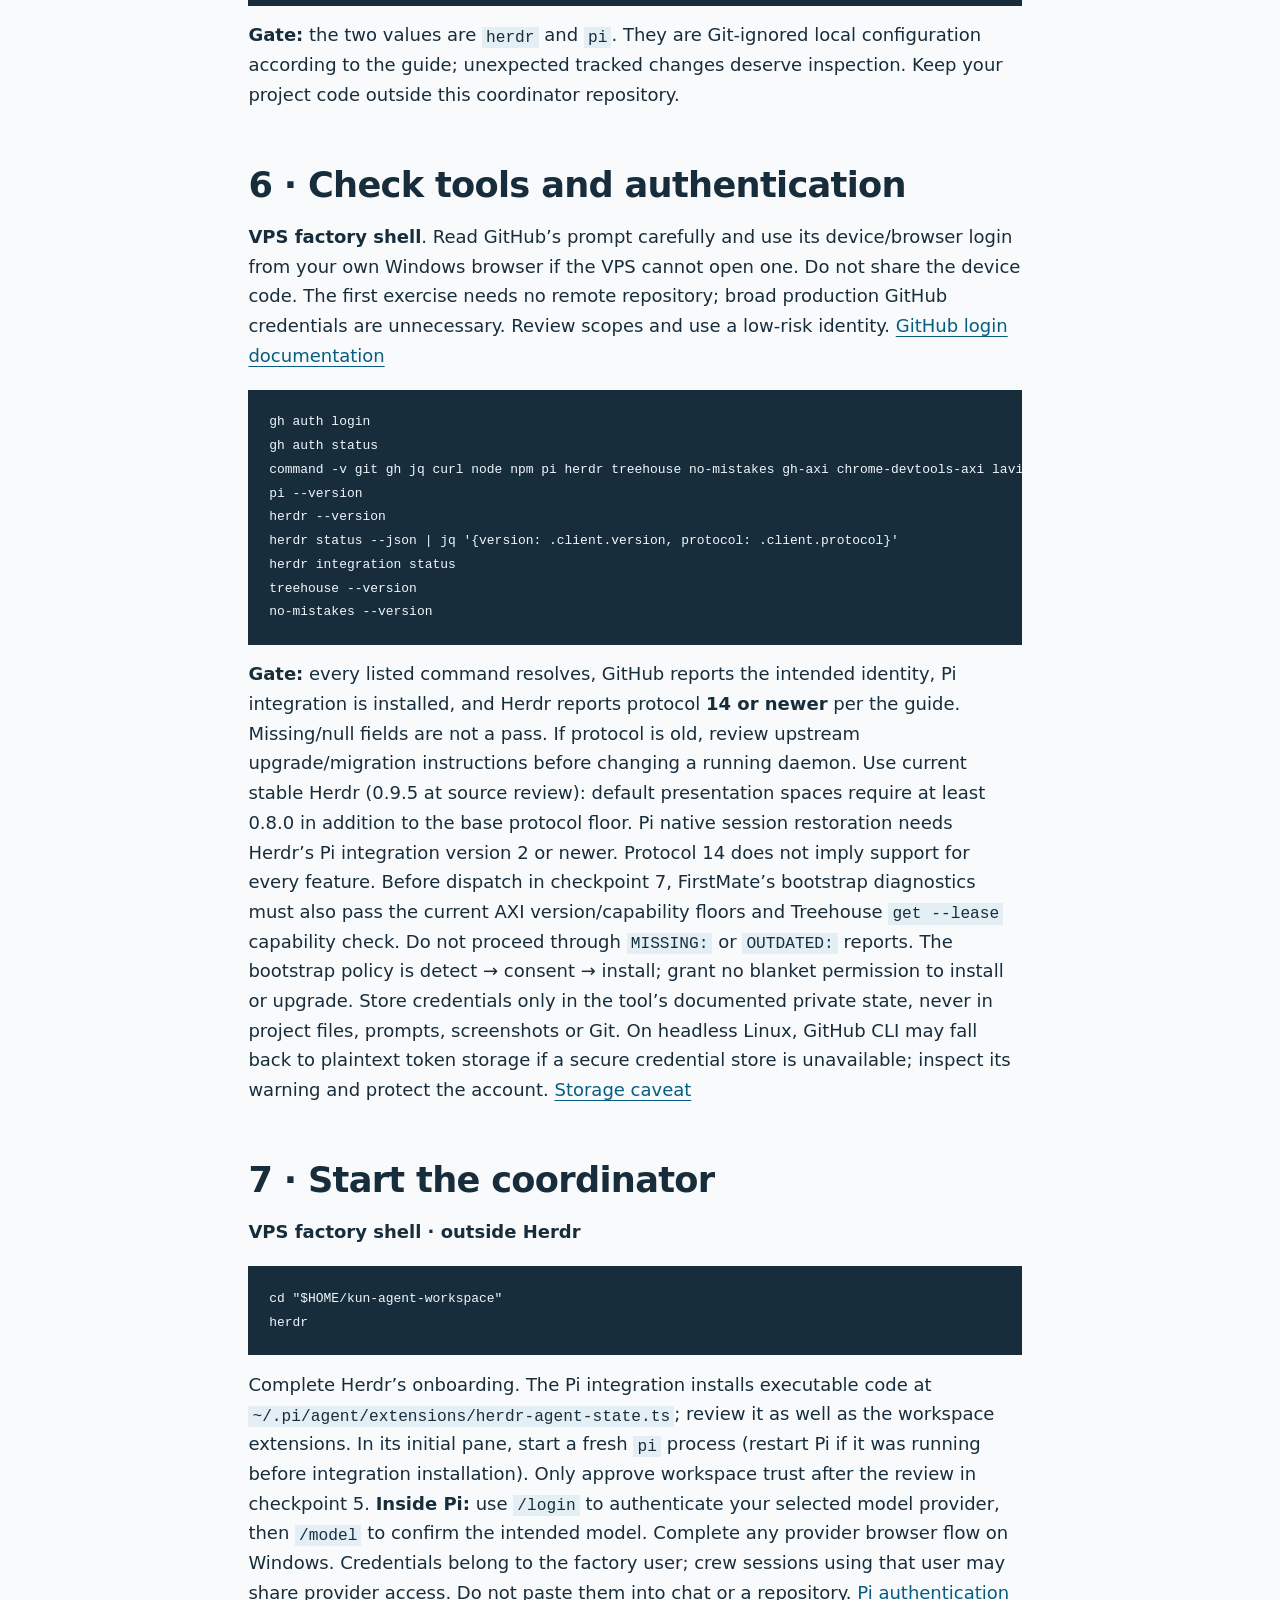
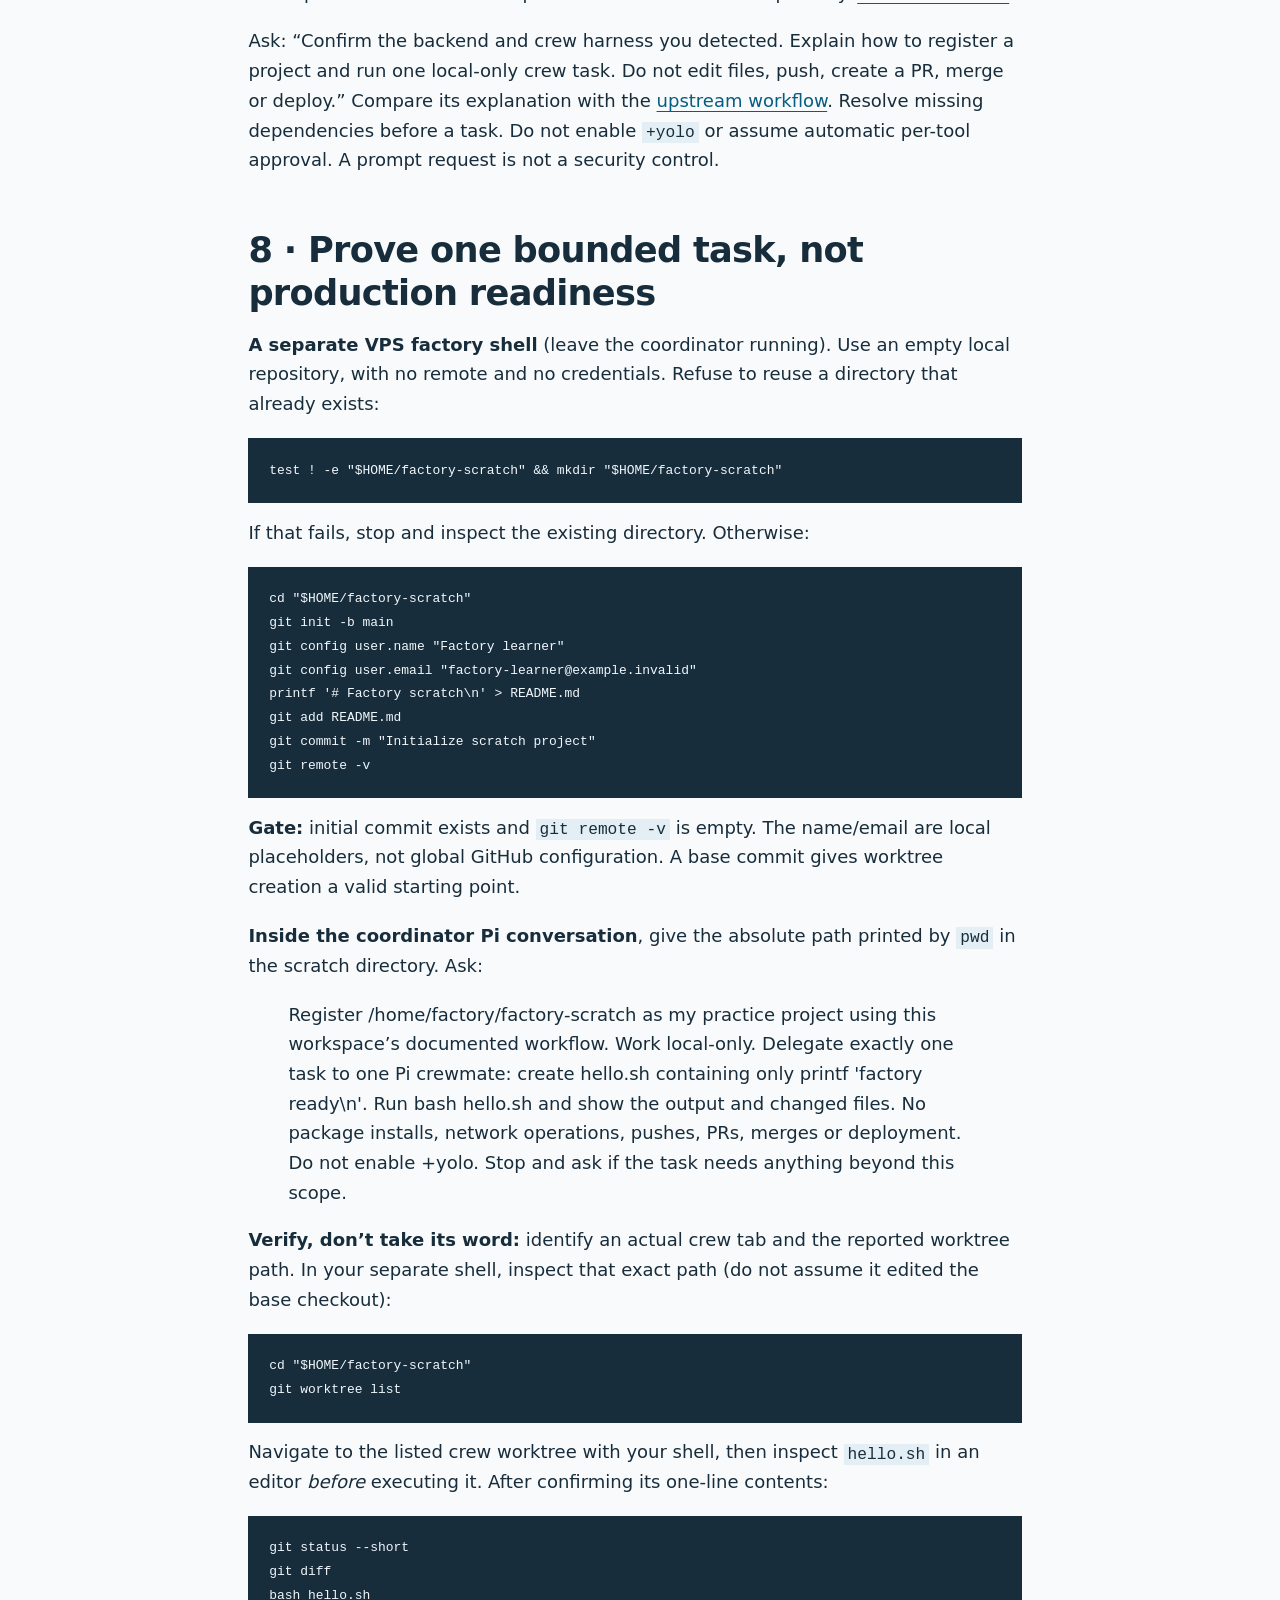
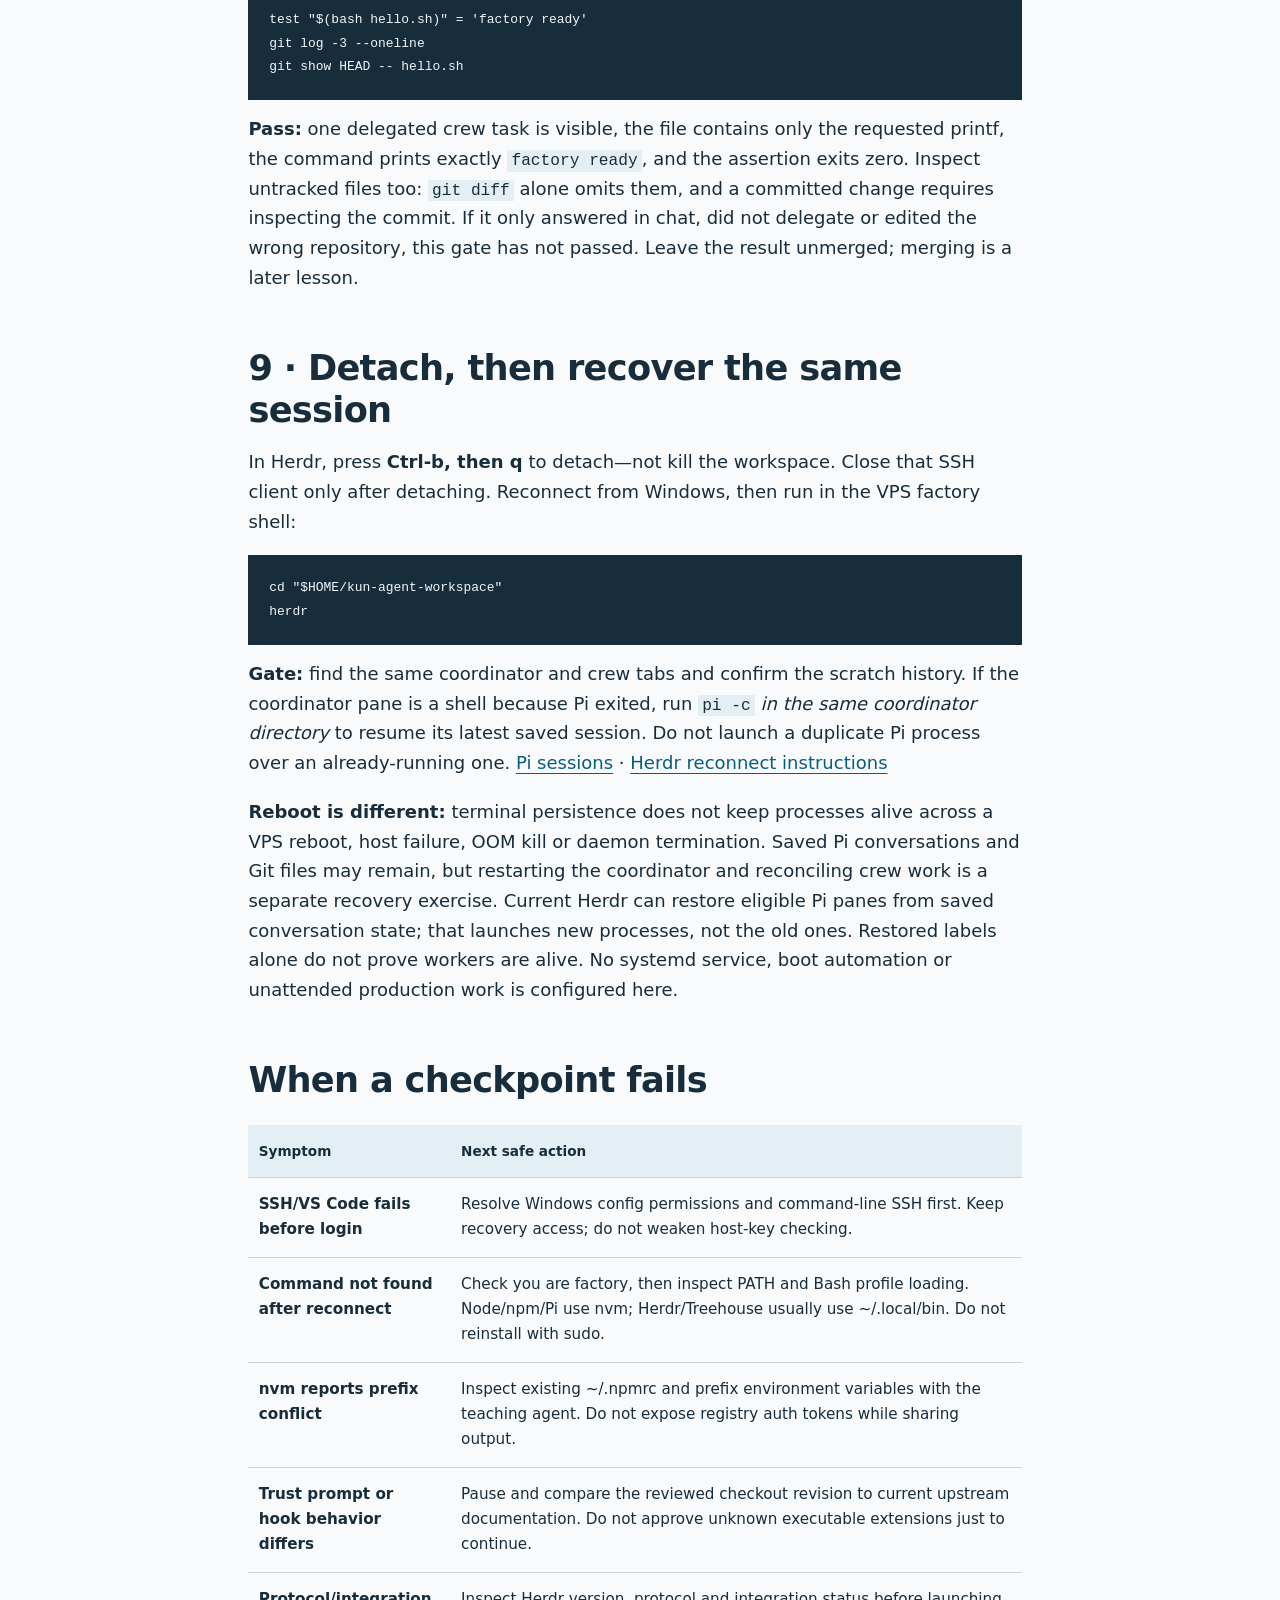
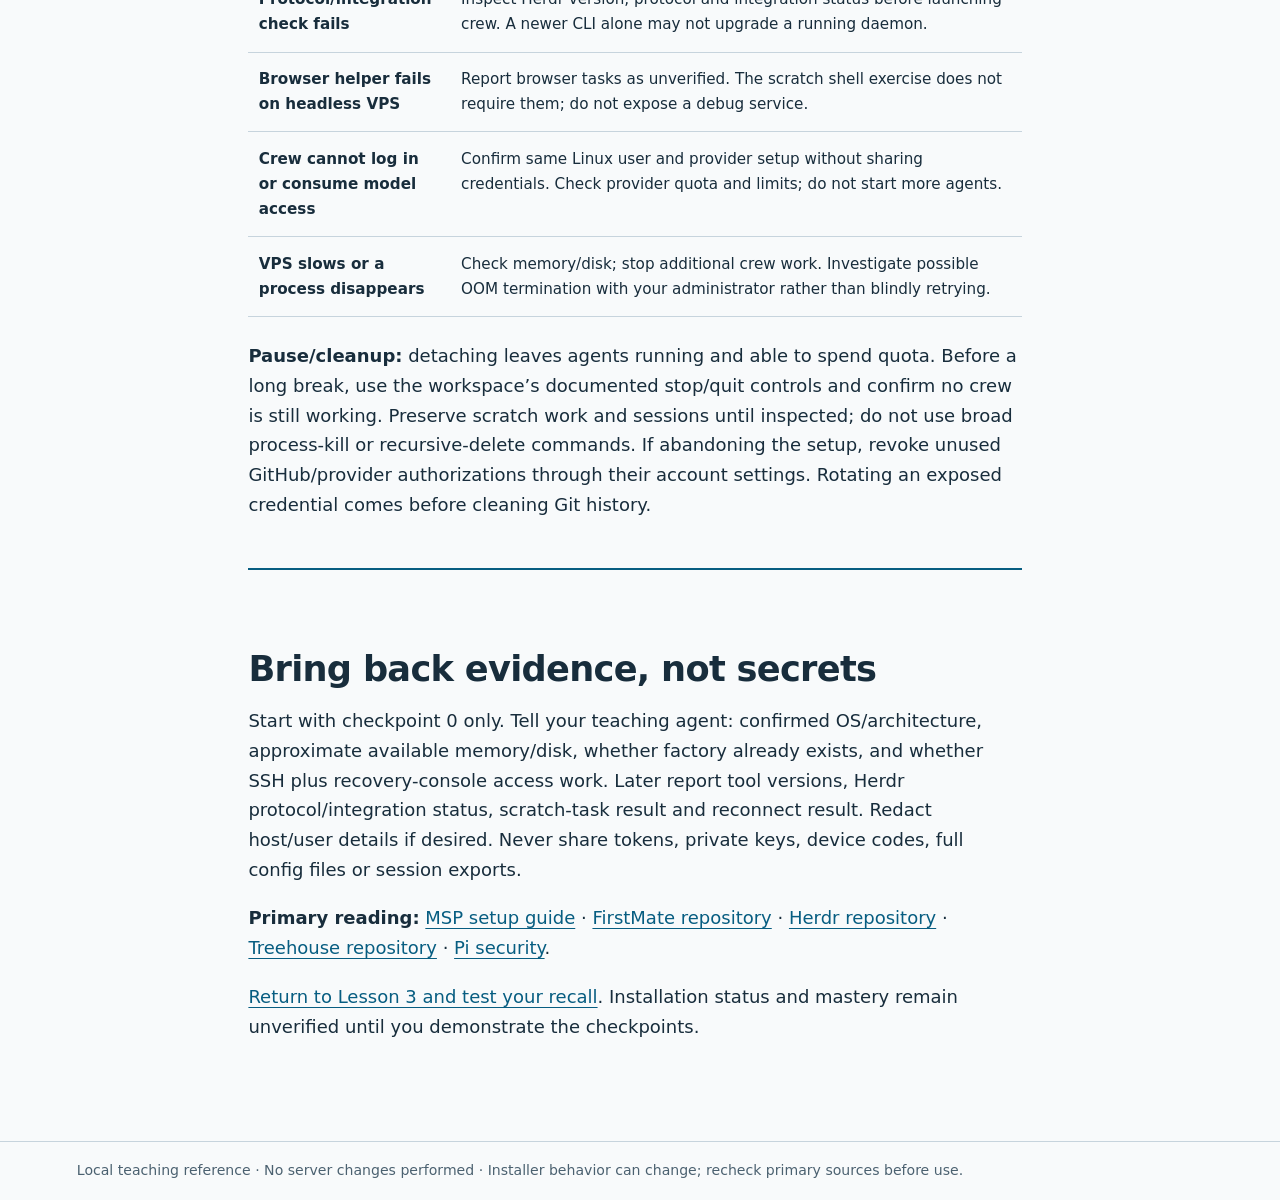
<file: reference/pi-factory-playbook.html>
<!doctype html>
<html lang="en"><head><meta charset="utf-8"><meta name="viewport" content="width=device-width,initial-scale=1"><title>Pi factory installation playbook — VPS reference</title><link rel="stylesheet" href="../assets/course.css"><link rel="stylesheet" href="../assets/navigation.css"><script defer src="../assets/navigation.js"></script></head>
<body><a class="skip" href="#main">Skip to playbook</a><header class="site-header"><a class="brand" href="../index.html">VPS / Learning workspace</a><nav aria-label="Primary"><a href="../index.html">Home</a><details class="nav-menu"><summary aria-expanded="false">Lessons</summary><ul><li><a href="../lessons/0001-vps-mental-model.html">Lesson 1 · Understand your VPS</a></li><li><a href="../lessons/0002-hermes-agent-setup.html">Lesson 2 · Set up Hermes Agent</a></li><li><a href="../lessons/0003-pi-software-factory.html">Lesson 3 · Run a Pi software factory</a></li><li><a href="../lessons/0004-n8n-vps.html">Lesson 4 · Make one workflow reliable</a></li><li><a href="../lessons/0005-manual-service-setup.html">Lesson 5 · Maintain service versions</a></li><li><a href="../lessons/0006-service-cicd.html">Lesson 6 · Automate the checked path</a></li><li><a href="../lessons/0007-service-recovery.html">Lesson 7 · Prove you can recover</a></li></ul></details><details class="nav-menu"><summary aria-expanded="false">Playbooks</summary><ul><li><a href="pi-factory-playbook.html" aria-current="page">Pi factory playbook</a></li><li><a href="hermes-setup-playbook.html">Hermes setup playbook</a></li><li><a href="vps-field-guide.html">VPS field guide</a></li><li><a href="n8n-vps-playbook.html">n8n VPS playbook</a></li><li><a href="manual-service-playbook.html">Manual service playbook</a></li><li><a href="service-cicd-playbook.html">Service CI/CD playbook</a></li><li><a href="service-recovery-playbook.html">Service recovery playbook</a></li></ul></details></nav></header>
<div class="site-layout"><details class="sidebar" id="sidebar" open><summary>Learning path</summary><div class="sidebar-content"><nav aria-label="Learning path"><h2>Learning path</h2><ul><li><a href="../index.html#roadmap">Learning roadmap</a></li><li><a href="../lessons/0001-vps-mental-model.html">Understand your VPS</a></li><li><a href="../lessons/0002-hermes-agent-setup.html">Set up Hermes Agent</a></li><li><a href="../lessons/0003-pi-software-factory.html">Run a Pi software factory</a></li><li><a href="pi-factory-playbook.html">Pi factory playbook</a></li><li><a href="vps-field-guide.html#glossary">VPS glossary</a></li><li><a href="../lessons/0004-n8n-vps.html">Make one workflow reliable</a></li><li><a href="n8n-vps-playbook.html">n8n VPS playbook</a></li><li><a href="../lessons/0005-manual-service-setup.html">Manual First · Lesson 5</a></li><li><a href="../lessons/0006-service-cicd.html">CI/CD · Lesson 6</a></li><li><a href="../lessons/0007-service-recovery.html">Recovery · Lesson 7</a></li><li><a href="manual-service-playbook.html">Manual service playbook</a></li><li><a href="service-cicd-playbook.html">Service CI/CD playbook</a></li><li><a href="service-recovery-playbook.html">Service recovery playbook</a></li></ul></nav></div></details>
<main id="main"><h1>Pi factory installation playbook.</h1><p class="lead">Prepare → install → inspect → run one tiny task → reconnect. You execute every step on your VPS.</p><p class="meta">Companion to Lesson 3 · Ubuntu 24.04 LTS + Windows PowerShell · reviewed 2 November 2026</p><article>
<div class="notice"><strong>Not an unattended installer.</strong><p>Work one checkpoint at a time. Stop at unexpected output and ask your teaching agent. No installation, authentication, crew task or server recovery has been tested on your VPS. Commands below assume Bash on the VPS. Never paste Windows commands into Ubuntu, or Pi slash commands into a shell.</p></div>
<h2 id="map" tabindex="-1">Quick reference · which tool does what?</h2><dl><dt><strong>Pi</strong></dt><dd>Agent runtime; start with <code>pi</code>, authenticate inside it with <code>/login</code>.</dd><dt><strong>FirstMate</strong></dt><dd>Coordinator instructions/extensions; launch Pi from <code>~/kun-agent-workspace</code>.</dd><dt><strong>Herdr</strong></dt><dd>Persistent terminal workspace; enter with <code>herdr</code>, detach with <code>Ctrl-b</code> then <code>q</code>.</dd><dt><strong>Treehouse</strong></dt><dd>Git worktree/lease lifecycle; separate checkouts, not separate Linux permissions.</dd><dt><strong>No Mistakes / AXI</strong></dt><dd>Required validation/tooling dependencies; not security boundaries. Lavish is presentation-only.</dd></dl><p><a href="../lessons/0003-pi-software-factory.html#roles">Role explanations and primary sources</a>.</p>
<h2 id="preflight" tabindex="-1">0 · Keep a way back in</h2><ul class="checklist"><li>Confirm you can use the provider’s recovery console. Take a recoverable backup/snapshot before changing the host; a backup you cannot restore is not a recovery plan.</li><li>Keep your working administrator SSH session open. Test normal command-line SSH before VS Code Remote-SSH. If Windows rejects your SSH config, use the <a href="hermes-setup-playbook.html#windows-ssh-config">existing repair checklist</a>; do not change firewall settings.</li><li>Use a new dedicated account named <code>factory</code>, with no sudo, Docker/LXD administration, production keys or unrelated private repositories. A separate account is <strong>not a sandbox</strong>; world-readable files and network services can still be reachable. Use a separate VM for a stronger boundary. <a href="https://pi.dev/docs/latest/security/">Pi security</a></li><li>Do not open HTTP, model, browser-debug or database ports. Only your existing SSH connection is needed for this terminal workflow.</li><li>Model access costs extra. Choose your provider and spending limits before spawning a crew; a VPS subscription does not include API access.</li></ul>
<p><strong>VPS administrator shell · read-only checks</strong></p><pre><code data-shell="bash">whoami
hostname
cat /etc/os-release
uname -m
free -h
df -h "$HOME"
getent passwd factory
command -v git gh jq curl node npm pi herdr treehouse || true</code></pre><p><strong>Gate:</strong> verify Ubuntu 24.04 and note CPU architecture, free memory and disk. A missing <code>factory</code> entry is expected for a new setup. If the account or tooling already exists, stop and inspect it before reusing it—do not overwrite it or blindly upgrade a running factory. There is no universal RAM guarantee: start with one crew and watch <code>free -h</code>. Do not allocate a large crew to a small VPS.</p>
<h2 id="account" tabindex="-1">1 · Create a dedicated identity</h2><p>Already have a suitable dedicated Pi-only account? Confirm its permissions with your administrator, then substitute its name consistently. Do not reuse the Hermes account just because it exists. The commands here create a <em>new</em> account only after checkpoint 0.</p><p><strong>VPS administrator shell</strong></p><pre><code data-shell="bash">sudo adduser --disabled-password --gecos "" factory
id factory
sudo -l -U factory</code></pre><p><strong>Gate:</strong> the account has no administrator or root-equivalent group memberships and no sudo authorization. A locked password does not prevent public-key SSH. Do not change SSH server settings in this lesson. <a href="https://documentation.ubuntu.com/server/how-to/security/user-management/">Ubuntu account management</a></p>
<p><strong>Windows PowerShell · copy only your existing public key</strong>. Replace <code>admin</code> and <code>VPS_IP</code> with your working administrator login and host. These examples select Lesson 2’s <code>vps_learning</code> key explicitly. If yours differs, change both its private-key path for <code>-i</code> and its uploaded <code>.pub</code> path. Do not put a <code>.pub</code> file after <code>-i</code>. If you have no key yet, follow <a href="hermes-setup-playbook.html#ssh">Lesson 2 SSH preparation</a> first. Never copy the private file.</p><pre><code>Test-Path "$env:USERPROFILE\.ssh\vps_learning.pub"
scp -o ForwardAgent=no -i "$env:USERPROFILE\.ssh\vps_learning" "$env:USERPROFILE\.ssh\vps_learning.pub" admin@VPS_IP:factory-login.pub</code></pre><p><strong>VPS administrator shell · install the public key into the new account only</strong>. Check the uploaded file contains the intended public key before continuing.</p><pre><code data-shell="bash">ssh-keygen -lf "$HOME/factory-login.pub"
sudo chmod 700 /home/factory
sudo install -d -m 700 -o factory -g factory /home/factory/.ssh
sudo install -m 600 -o factory -g factory "$HOME/factory-login.pub" /home/factory/.ssh/authorized_keys</code></pre><p>These commands assume the new account’s home is <code>/home/factory</code>; confirm the earlier <code>getent</code> output. Do not run this replacement against an account with existing keys. Verify the server fingerprint through your provider console, not by disabling host-key checks. <a href="https://documentation.ubuntu.com/server/how-to/security/openssh-server/">Ubuntu SSH guide</a></p><p><strong>Windows PowerShell · open a second session</strong></p><pre><code>ssh -o ForwardAgent=no -i "$env:USERPROFILE\.ssh\vps_learning" factory@VPS_IP</code></pre><p>Do not forward your administrator SSH agent or mount privileged sockets into the factory account. The SSH command above explicitly disables agent forwarding.</p><p><strong>Gate:</strong> <code>whoami</code> prints <code>factory</code>, <code>echo "$HOME"</code> prints its home, and the original administrator connection still works. Use this new SSH shell for all subsequent user installations.</p>
<h2 id="prerequisites" tabindex="-1">2 · Install base packages as the administrator</h2><p><strong>VPS administrator shell only</strong>. Review apt’s proposed package changes before accepting.</p><pre><code data-shell="bash">sudo apt update
sudo apt install git gh jq curl ca-certificates less</code></pre><p>Ubuntu packages are sufficient for this introductory GitHub login; if <code>gh</code> is unavailable or too old for the documented commands, stop and use the <a href="https://github.com/cli/cli/blob/trunk/docs/install_linux.md">official GitHub CLI installation instructions</a>. Never give the factory account sudo to fix a missing package.</p>
<h2 id="node" tabindex="-1">3 · Install user-owned Node, then Pi</h2><p><strong>VPS factory shell from now on · no sudo</strong>. We use <a href="https://github.com/nvm-sh/nvm#installing-and-updating">nvm’s user-owned Node LTS installation</a> instead of the guide’s custom npm prefix. This is a deliberate alternative: do not combine nvm with a custom <code>prefix</code> in <code>~/.npmrc</code>, <code>NPM_CONFIG_PREFIX</code> or <code>PREFIX</code>. If you already configured a prefix, ask for help inspecting it before proceeding; do not delete unrelated settings.</p><p>First download the versioned nvm installer for inspection. Reading a script is not proof of safety: you are trusting its publisher and the additional code it downloads. Stop if you cannot establish that trust.</p><pre><code data-shell="bash">mkdir -p "$HOME/install-review"
chmod 700 "$HOME/install-review"
curl -fsSL https://raw.githubusercontent.com/nvm-sh/nvm/v0.40.8/install.sh -o "$HOME/install-review/nvm-install.sh"
less "$HOME/install-review/nvm-install.sh"</code></pre><p>Exit <code>less</code> with <code>q</code>. Only after review, run:</p><pre><code data-shell="bash">bash "$HOME/install-review/nvm-install.sh"
export NVM_DIR="$HOME/.nvm"
. "$NVM_DIR/nvm.sh"
nvm install --lts
nvm alias default 'lts/*'
node --version
npm --version
node -e 'const [a,b]=process.versions.node.split(".").map(Number); if(a&lt;22 || (a===22 &amp;&amp; b&lt;19)) process.exit(1)'</code></pre><p><strong>Gate:</strong> Node is at least <strong>22.19</strong>. If the check exits nonzero, stop. The installer updates your shell profile; reconnect and confirm Node still resolves before proceeding. Do not use <code>set -e</code> with nvm. Node upgrades can require reinstalling global packages. <a href="https://pi.dev/docs/latest/quickstart/">Pi requirements</a></p><pre><code data-shell="bash">npm install -g --ignore-scripts @earendil-works/pi-coding-agent
pi --version
mkdir -p "$HOME/.local/bin"
export PATH="$HOME/.local/bin:$PATH"</code></pre><p>Open <code>~/.bashrc</code> with your editor. Add <code>export PATH="$HOME/.local/bin:$PATH"</code> once if missing, for Herdr and Treehouse. The npm package installs under nvm’s Node directory, not <code>~/.local</code>. Open another SSH session and check <code>command -v node npm pi</code>. <code>--ignore-scripts</code> disables npm lifecycle scripts for this installation; it does not make later agent execution safe. The <a href="https://pi.dev/docs/latest/quickstart/">Pi installer alternative</a> offers a different managed installation; do not mix both routes casually.</p>
<h2 id="tools" tabindex="-1">4 · Install the terminal and worktree tools</h2><p><strong>VPS factory shell</strong>. The guide’s installer URLs below track current releases, not an immutable course version. Inspect each saved script before execution; record the resulting version. If an installer requests sudo or unexpected permissions, stop. Do not pipe a network response directly into a shell.</p><pre><code data-shell="bash">curl -fsSL https://herdr.dev/install.sh -o "$HOME/install-review/herdr-install.sh"
less "$HOME/install-review/herdr-install.sh"</code></pre><p>After reviewing Herdr’s script:</p><pre><code data-shell="bash">sh "$HOME/install-review/herdr-install.sh"
mkdir -p "$HOME/.pi/agent"
herdr integration install pi
curl -fsSL https://kunchenguid.github.io/treehouse/install.sh -o "$HOME/install-review/treehouse-install.sh"
less "$HOME/install-review/treehouse-install.sh"</code></pre><p>After reviewing Treehouse’s script:</p><pre><code data-shell="bash">sh "$HOME/install-review/treehouse-install.sh"
npm install -g gh-axi chrome-devtools-axi lavish-axi tasks-axi quota-axi
gh-axi setup hooks
chrome-devtools-axi setup hooks
lavish-axi setup hooks</code></pre><p>The AXI helpers provide agent-oriented GitHub, browser, visual review, task and quota commands required by <a href="https://leonard-data.github.io/msp/docs/orches-harness/">FirstMate’s documented bootstrap</a>. Their setup hooks can modify agent configuration; read output and inspect changes. These hooks do not all target Pi: the browser helper documents Claude Code, Codex and OpenCode hooks, while Pi can use its CLI directly. A successful hook setup is not proof of Pi integration. Lavish is optional for nonvisual work in current FirstMate; we include it to match the linked guide. npm packages may run lifecycle scripts. Install only packages whose publishers and code you trust. <strong>Headless VPS:</strong> installing browser helpers does not establish that Chrome, display capture or visual review works. The scratch task below uses no browser. Do not expose a remote-debugging port or install a desktop just to pass this lesson.</p><div class="note"><strong>Correction to the linked guide: install No Mistakes too.</strong><p>Although the guide calls it optional, <a href="https://github.com/kunchenguid/firstmate/blob/main/docs/configuration.md#toolchain">current FirstMate requirements</a> list <strong>No Mistakes ≥1.46.0</strong> in the universal toolchain. Its PR/CI workflow is deferred, not its installation. Review before executing:</p></div><pre><code data-shell="bash">curl -fsSL https://raw.githubusercontent.com/kunchenguid/no-mistakes/main/docs/install.sh -o "$HOME/install-review/no-mistakes-install.sh"
less "$HOME/install-review/no-mistakes-install.sh"</code></pre><p>Only after review:</p><pre><code data-shell="bash">sh "$HOME/install-review/no-mistakes-install.sh"
no-mistakes --version</code></pre><p><strong>Gate:</strong> No Mistakes is at least 1.46.0. Passing this version check does not demonstrate reviews, remote CI or deployment. <a href="https://github.com/kunchenguid/no-mistakes">No Mistakes source</a></p>
<h2 id="workspace" tabindex="-1">5 · Review the coordinator workspace</h2><p><strong>VPS factory shell</strong>. Keep the coordinator workspace separate from your projects. The upstream guide deliberately avoids naming its directory exactly <code>firstmate</code>, which can be interpreted as a different mode.</p><pre><code data-shell="bash">test ! -e "$HOME/kun-agent-workspace" &amp;&amp; git clone https://github.com/kunchenguid/firstmate.git "$HOME/kun-agent-workspace"</code></pre><p><strong>Gate:</strong> if the destination exists, stop and inspect it; do not delete it or continue as though a fresh clone succeeded. Before launching Pi, review this repository’s README, agent instructions, skills and <code>.pi/extensions/</code> code. Repository instructions can influence tools; extensions can execute code. Trust is a real decision, not a button to dismiss. Record the revision, then configure the reviewed workspace:</p><pre><code data-shell="bash">cd "$HOME/kun-agent-workspace"
git remote -v
git rev-parse HEAD
mkdir -p config
printf 'herdr\n' &gt; config/backend
printf 'pi\n' &gt; config/crew-harness
cat config/backend config/crew-harness
git status --short</code></pre><p><strong>Gate:</strong> the two values are <code>herdr</code> and <code>pi</code>. They are Git-ignored local configuration according to the guide; unexpected tracked changes deserve inspection. Keep your project code outside this coordinator repository.</p>
<h2 id="verify" tabindex="-1">6 · Check tools and authentication</h2><p><strong>VPS factory shell</strong>. Read GitHub’s prompt carefully and use its device/browser login from your own Windows browser if the VPS cannot open one. Do not share the device code. The first exercise needs no remote repository; broad production GitHub credentials are unnecessary. Review scopes and use a low-risk identity. <a href="https://cli.github.com/manual/gh_auth_login">GitHub login documentation</a></p><pre><code data-shell="bash">gh auth login
gh auth status
command -v git gh jq curl node npm pi herdr treehouse no-mistakes gh-axi chrome-devtools-axi lavish-axi tasks-axi quota-axi
pi --version
herdr --version
herdr status --json | jq '{version: .client.version, protocol: .client.protocol}'
herdr integration status
treehouse --version
no-mistakes --version</code></pre><p><strong>Gate:</strong> every listed command resolves, GitHub reports the intended identity, Pi integration is installed, and Herdr reports protocol <strong>14 or newer</strong> per the guide. Missing/null fields are not a pass. If protocol is old, review upstream upgrade/migration instructions before changing a running daemon. Use current stable Herdr (0.9.5 at source review): default presentation spaces require at least 0.8.0 in addition to the base protocol floor. Pi native session restoration needs Herdr’s Pi integration version 2 or newer. Protocol 14 does not imply support for every feature. Before dispatch in checkpoint 7, FirstMate’s bootstrap diagnostics must also pass the current AXI version/capability floors and Treehouse <code>get --lease</code> capability check. Do not proceed through <code>MISSING:</code> or <code>OUTDATED:</code> reports. The bootstrap policy is detect → consent → install; grant no blanket permission to install or upgrade. Store credentials only in the tool’s documented private state, never in project files, prompts, screenshots or Git. On headless Linux, GitHub CLI may fall back to plaintext token storage if a secure credential store is unavailable; inspect its warning and protect the account. <a href="https://cli.github.com/manual/gh_auth_login">Storage caveat</a></p>
<h2 id="launch" tabindex="-1">7 · Start the coordinator</h2><p><strong>VPS factory shell · outside Herdr</strong></p><pre><code data-shell="bash">cd "$HOME/kun-agent-workspace"
herdr</code></pre><p>Complete Herdr’s onboarding. The Pi integration installs executable code at <code>~/.pi/agent/extensions/herdr-agent-state.ts</code>; review it as well as the workspace extensions. In its initial pane, start a fresh <code>pi</code> process (restart Pi if it was running before integration installation). Only approve workspace trust after the review in checkpoint 5. <strong>Inside Pi:</strong> use <code>/login</code> to authenticate your selected model provider, then <code>/model</code> to confirm the intended model. Complete any provider browser flow on Windows. Credentials belong to the factory user; crew sessions using that user may share provider access. Do not paste them into chat or a repository. <a href="https://pi.dev/docs/latest/quickstart/">Pi authentication</a></p><p>Ask: <q>Confirm the backend and crew harness you detected. Explain how to register a project and run one local-only crew task. Do not edit files, push, create a PR, merge or deploy.</q> Compare its explanation with the <a href="https://leonard-data.github.io/msp/docs/orches-harness/">upstream workflow</a>. Resolve missing dependencies before a task. Do not enable <code>+yolo</code> or assume automatic per-tool approval. A prompt request is not a security control.</p>
<h2 id="project" tabindex="-1">8 · Prove one bounded task, not production readiness</h2><p><strong>A separate VPS factory shell</strong> (leave the coordinator running). Use an empty local repository, with no remote and no credentials. Refuse to reuse a directory that already exists:</p><pre><code data-shell="bash">test ! -e "$HOME/factory-scratch" &amp;&amp; mkdir "$HOME/factory-scratch"</code></pre><p>If that fails, stop and inspect the existing directory. Otherwise:</p><pre><code data-shell="bash">cd "$HOME/factory-scratch"
git init -b main
git config user.name "Factory learner"
git config user.email "factory-learner@example.invalid"
printf '# Factory scratch\n' &gt; README.md
git add README.md
git commit -m "Initialize scratch project"
git remote -v</code></pre><p><strong>Gate:</strong> initial commit exists and <code>git remote -v</code> is empty. The name/email are local placeholders, not global GitHub configuration. A base commit gives worktree creation a valid starting point.</p><p><strong>Inside the coordinator Pi conversation</strong>, give the absolute path printed by <code>pwd</code> in the scratch directory. Ask:</p><blockquote>Register /home/factory/factory-scratch as my practice project using this workspace’s documented workflow. Work local-only. Delegate exactly one task to one Pi crewmate: create hello.sh containing only printf 'factory ready\n'. Run bash hello.sh and show the output and changed files. No package installs, network operations, pushes, PRs, merges or deployment. Do not enable +yolo. Stop and ask if the task needs anything beyond this scope.</blockquote><p><strong>Verify, don’t take its word:</strong> identify an actual crew tab and the reported worktree path. In your separate shell, inspect that exact path (do not assume it edited the base checkout):</p><pre><code data-shell="bash">cd "$HOME/factory-scratch"
git worktree list</code></pre><p>Navigate to the listed crew worktree with your shell, then inspect <code>hello.sh</code> in an editor <em>before</em> executing it. After confirming its one-line contents:</p><pre><code data-shell="bash">git status --short
git diff
bash hello.sh
test "$(bash hello.sh)" = 'factory ready'
git log -3 --oneline
git show HEAD -- hello.sh</code></pre><p><strong>Pass:</strong> one delegated crew task is visible, the file contains only the requested printf, the command prints exactly <code>factory ready</code>, and the assertion exits zero. Inspect untracked files too: <code>git diff</code> alone omits them, and a committed change requires inspecting the commit. If it only answered in chat, did not delegate or edited the wrong repository, this gate has not passed. Leave the result unmerged; merging is a later lesson.</p>
<h2 id="reconnect" tabindex="-1">9 · Detach, then recover the same session</h2><p>In Herdr, press <strong>Ctrl-b, then q</strong> to detach—not kill the workspace. Close that SSH client only after detaching. Reconnect from Windows, then run in the VPS factory shell:</p><pre><code data-shell="bash">cd "$HOME/kun-agent-workspace"
herdr</code></pre><p><strong>Gate:</strong> find the same coordinator and crew tabs and confirm the scratch history. If the coordinator pane is a shell because Pi exited, run <code>pi -c</code> <em>in the same coordinator directory</em> to resume its latest saved session. Do not launch a duplicate Pi process over an already-running one. <a href="https://pi.dev/docs/latest/quickstart/">Pi sessions</a> · <a href="https://leonard-data.github.io/msp/docs/orches-harness/">Herdr reconnect instructions</a></p><p><strong>Reboot is different:</strong> terminal persistence does not keep processes alive across a VPS reboot, host failure, OOM kill or daemon termination. Saved Pi conversations and Git files may remain, but restarting the coordinator and reconciling crew work is a separate recovery exercise. Current Herdr can restore eligible Pi panes from saved conversation state; that launches new processes, not the old ones. Restored labels alone do not prove workers are alive. No systemd service, boot automation or unattended production work is configured here.</p>
<h2 id="troubleshoot" tabindex="-1">When a checkpoint fails</h2><table><thead><tr><th>Symptom</th><th>Next safe action</th></tr></thead><tbody><tr><td>SSH/VS Code fails before login</td><td>Resolve Windows config permissions and command-line SSH first. Keep recovery access; do not weaken host-key checking.</td></tr><tr><td>Command not found after reconnect</td><td>Check you are factory, then inspect PATH and Bash profile loading. Node/npm/Pi use nvm; Herdr/Treehouse usually use ~/.local/bin. Do not reinstall with sudo.</td></tr><tr><td>nvm reports prefix conflict</td><td>Inspect existing ~/.npmrc and prefix environment variables with the teaching agent. Do not expose registry auth tokens while sharing output.</td></tr><tr><td>Trust prompt or hook behavior differs</td><td>Pause and compare the reviewed checkout revision to current upstream documentation. Do not approve unknown executable extensions just to continue.</td></tr><tr><td>Protocol/integration check fails</td><td>Inspect Herdr version, protocol and integration status before launching crew. A newer CLI alone may not upgrade a running daemon.</td></tr><tr><td>Browser helper fails on headless VPS</td><td>Report browser tasks as unverified. The scratch shell exercise does not require them; do not expose a debug service.</td></tr><tr><td>Crew cannot log in or consume model access</td><td>Confirm same Linux user and provider setup without sharing credentials. Check provider quota and limits; do not start more agents.</td></tr><tr><td>VPS slows or a process disappears</td><td>Check memory/disk; stop additional crew work. Investigate possible OOM termination with your administrator rather than blindly retrying.</td></tr></tbody></table>
<p><strong>Pause/cleanup:</strong> detaching leaves agents running and able to spend quota. Before a long break, use the workspace’s documented stop/quit controls and confirm no crew is still working. Preserve scratch work and sessions until inspected; do not use broad process-kill or recursive-delete commands. If abandoning the setup, revoke unused GitHub/provider authorizations through their account settings. Rotating an exposed credential comes before cleaning Git history.</p>
<section class="end"><h2 id="report" tabindex="-1">Bring back evidence, not secrets</h2><p>Start with checkpoint 0 only. Tell your teaching agent: confirmed OS/architecture, approximate available memory/disk, whether factory already exists, and whether SSH plus recovery-console access work. Later report tool versions, Herdr protocol/integration status, scratch-task result and reconnect result. Redact host/user details if desired. Never share tokens, private keys, device codes, full config files or session exports.</p><p><strong>Primary reading:</strong> <a href="https://leonard-data.github.io/msp/docs/orches-harness/">MSP setup guide</a> · <a href="https://github.com/kunchenguid/firstmate">FirstMate repository</a> · <a href="https://github.com/herdrdev/herdr">Herdr repository</a> · <a href="https://github.com/kunchenguid/treehouse">Treehouse repository</a> · <a href="https://pi.dev/docs/latest/security/">Pi security</a>.</p><p><a href="../lessons/0003-pi-software-factory.html">Return to Lesson 3 and test your recall</a>. Installation status and mastery remain unverified until you demonstrate the checkpoints.</p></section>
</article></main><details class="sidebar contents-rail" id="page-contents" open><summary>On this page</summary><div class="sidebar-content"><nav aria-label="Table of contents"><h2>On this page</h2><ol><li><a href="#map">Tool roles at a glance</a></li><li><a href="#preflight">0 · Preflight and recovery</a></li><li><a href="#account">1 · Dedicated account</a></li><li><a href="#prerequisites">2 · Base packages</a></li><li><a href="#node">3 · Node and Pi</a></li><li><a href="#tools">4 · Supporting tools</a></li><li><a href="#workspace">5 · Coordinator workspace</a></li><li><a href="#verify">6 · Verification and GitHub</a></li><li><a href="#launch">7 · Launch and model login</a></li><li><a href="#project">8 · Scratch crew task</a></li><li><a href="#reconnect">9 · Detach and reconnect</a></li><li><a href="#troubleshoot">Troubleshooting</a></li><li><a href="#report">Share checkpoint evidence</a></li></ol></nav></div></details></div><footer>Local teaching reference · No server changes performed · Installer behavior can change; recheck primary sources before use.</footer></body></html>
</file>
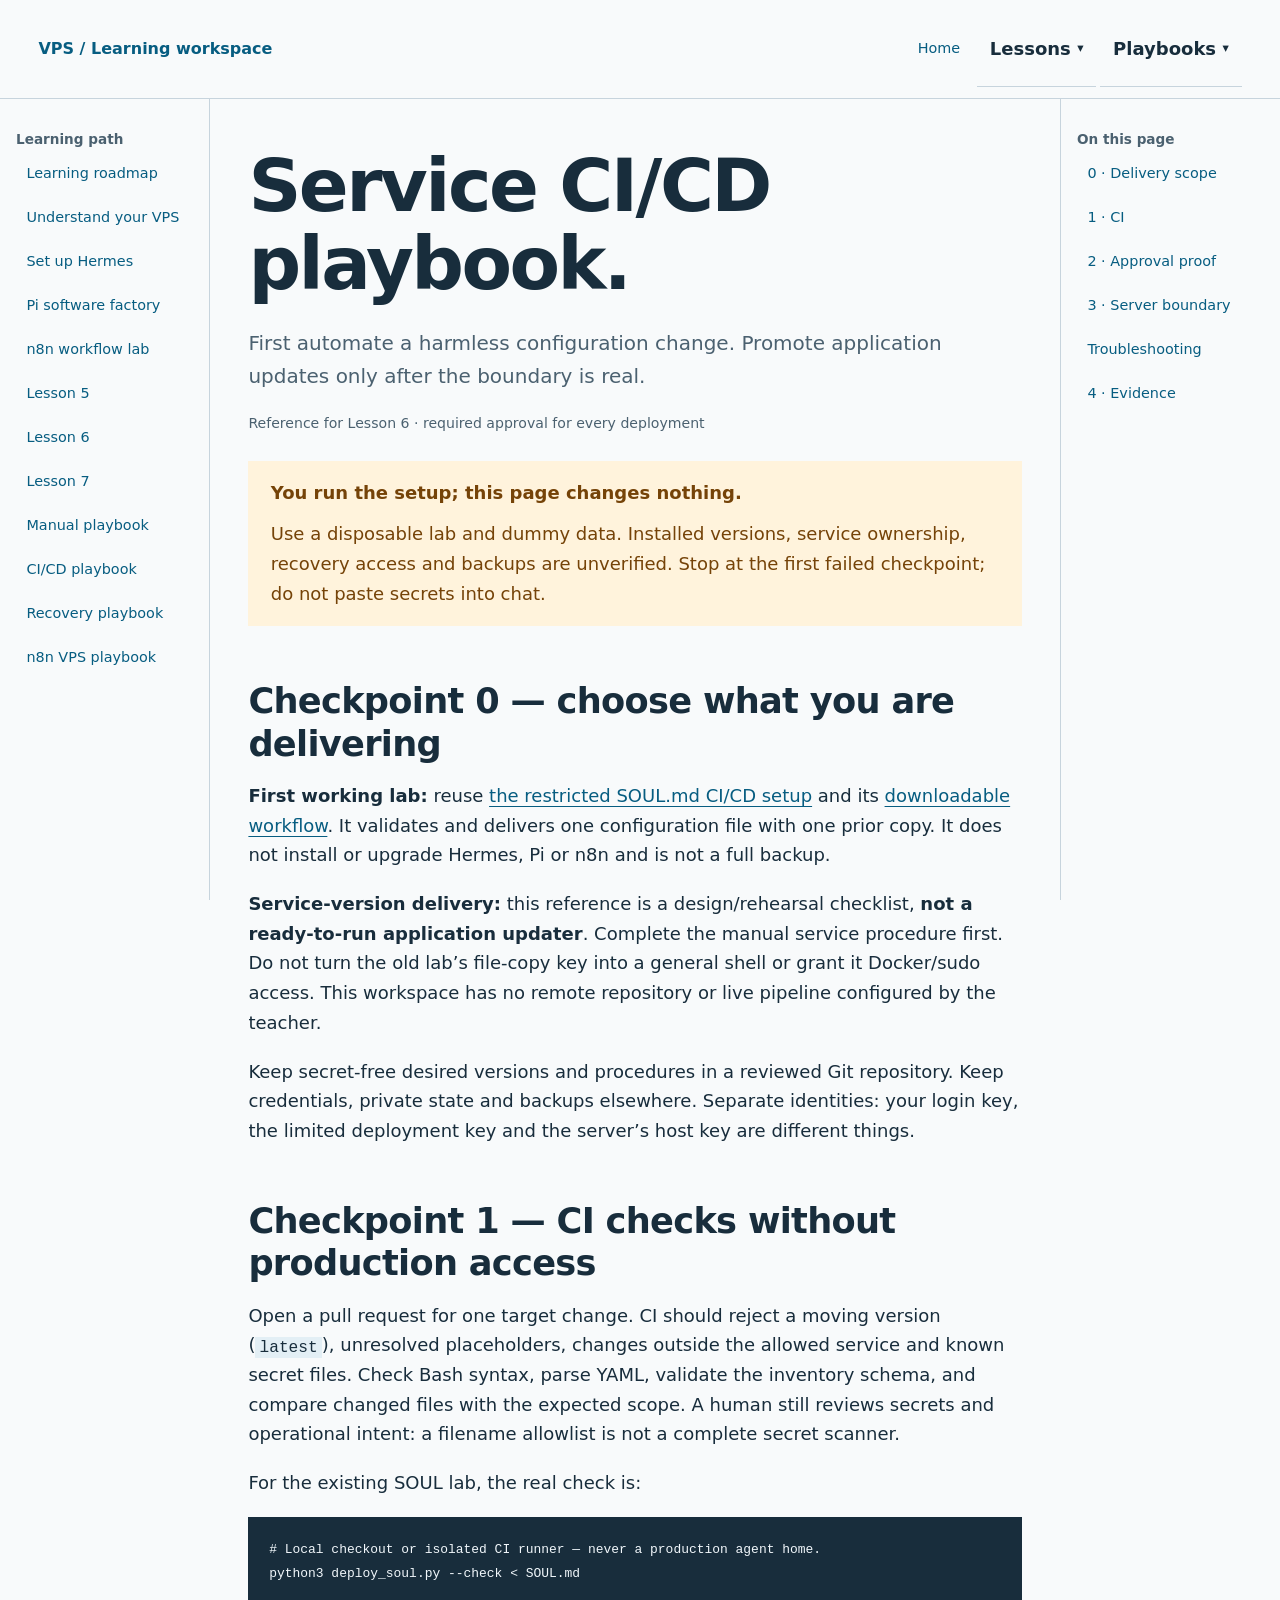
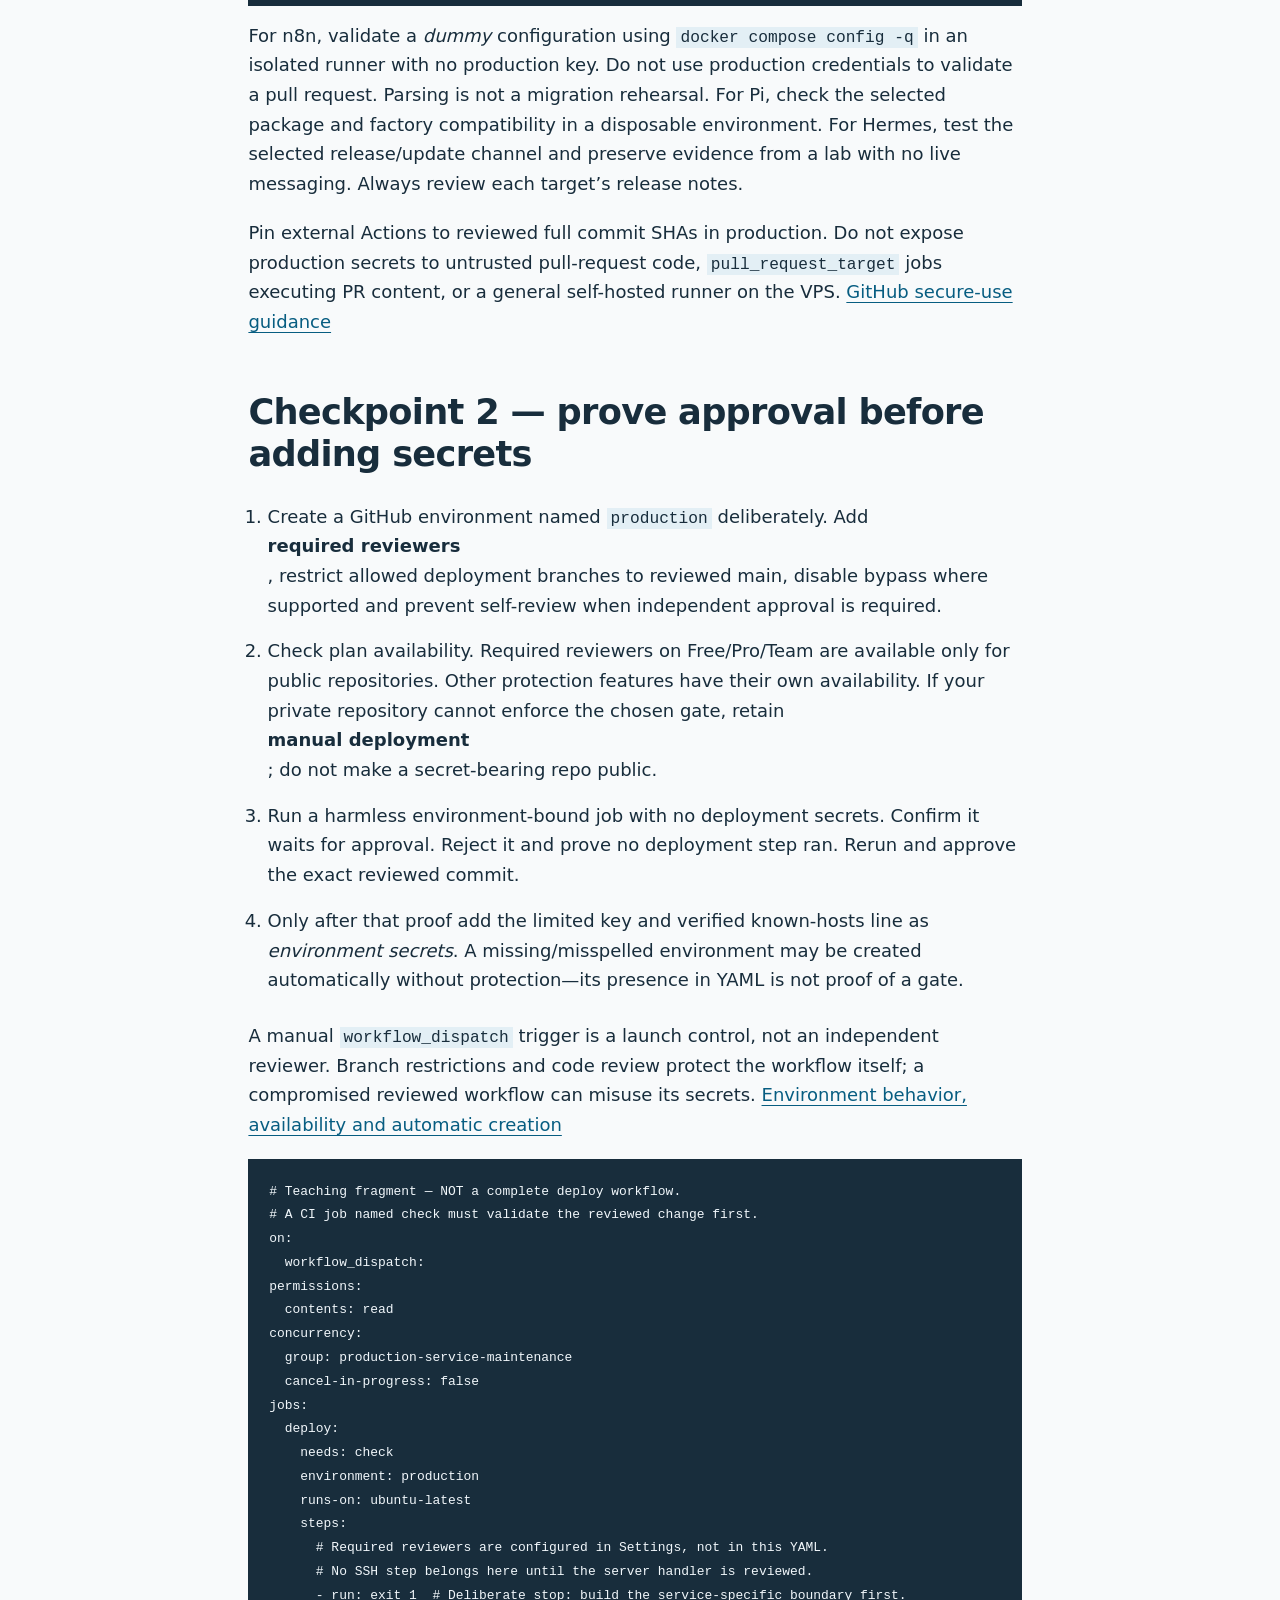
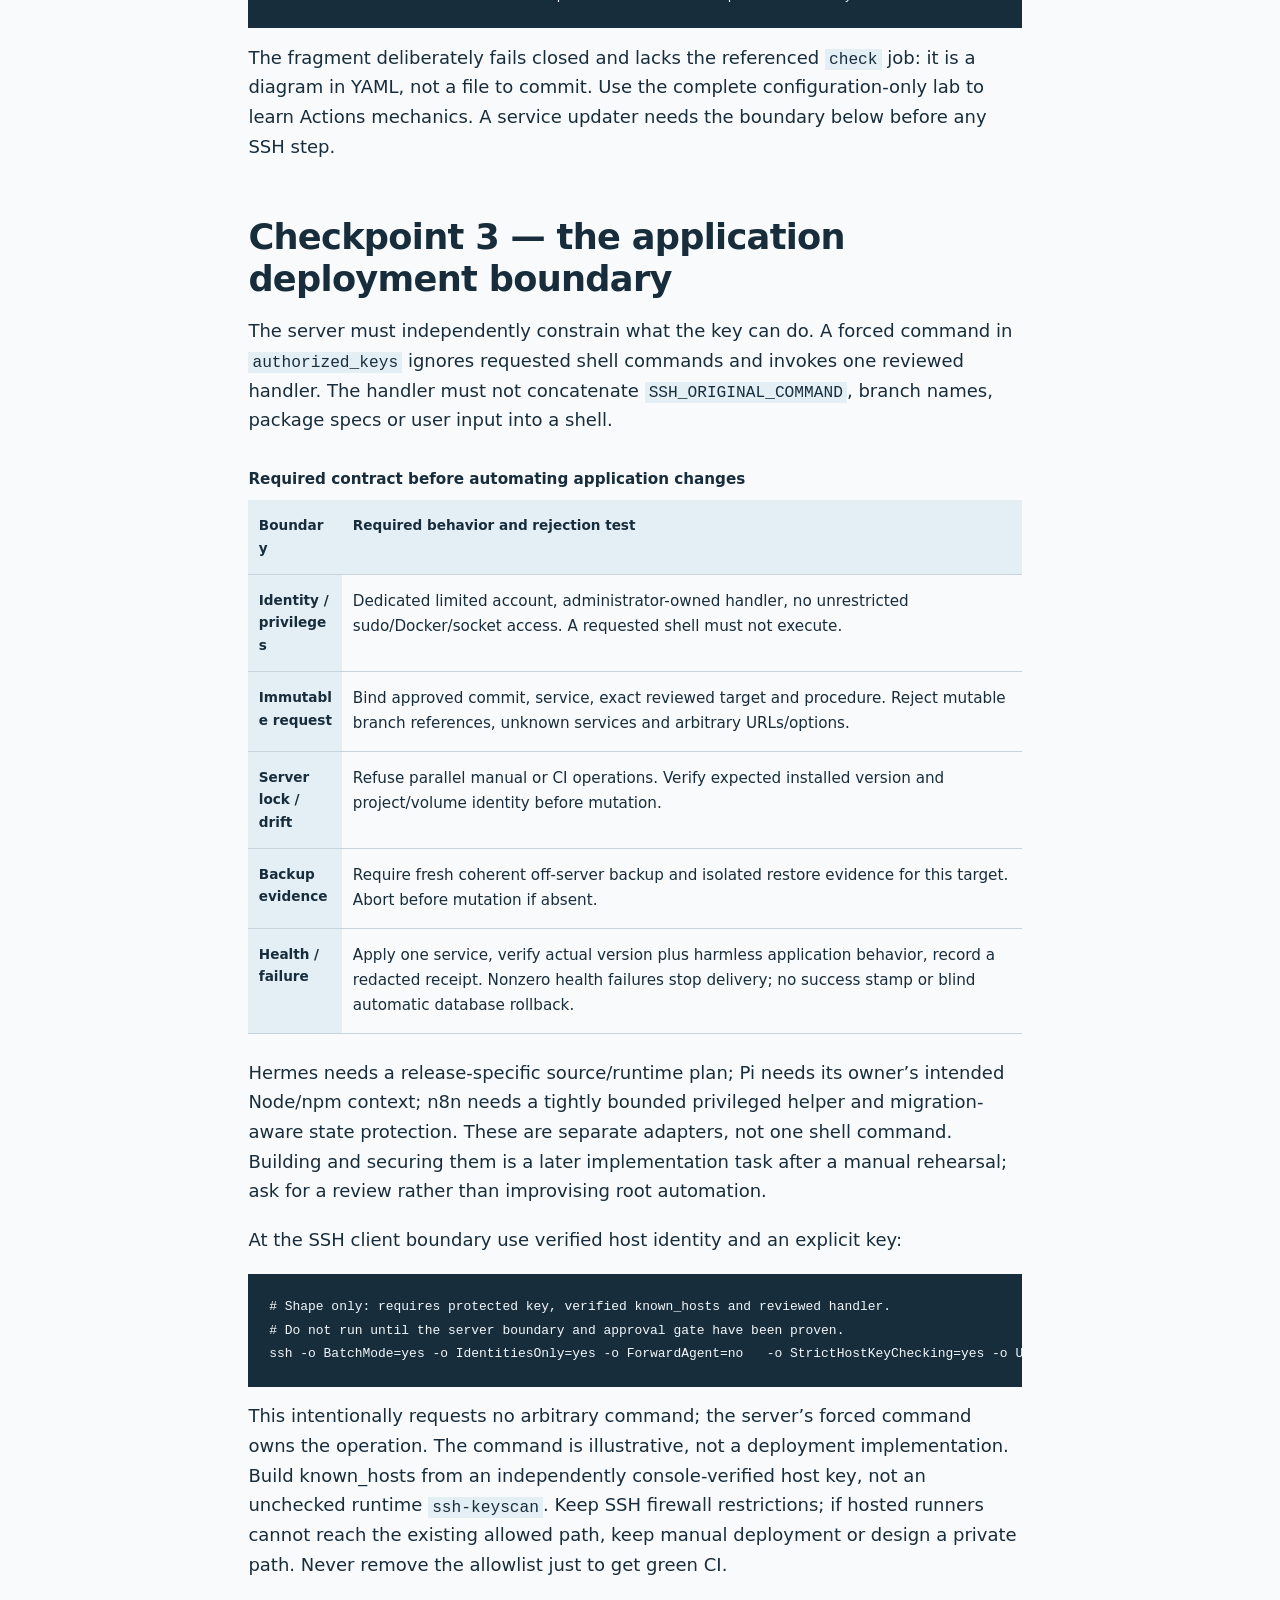
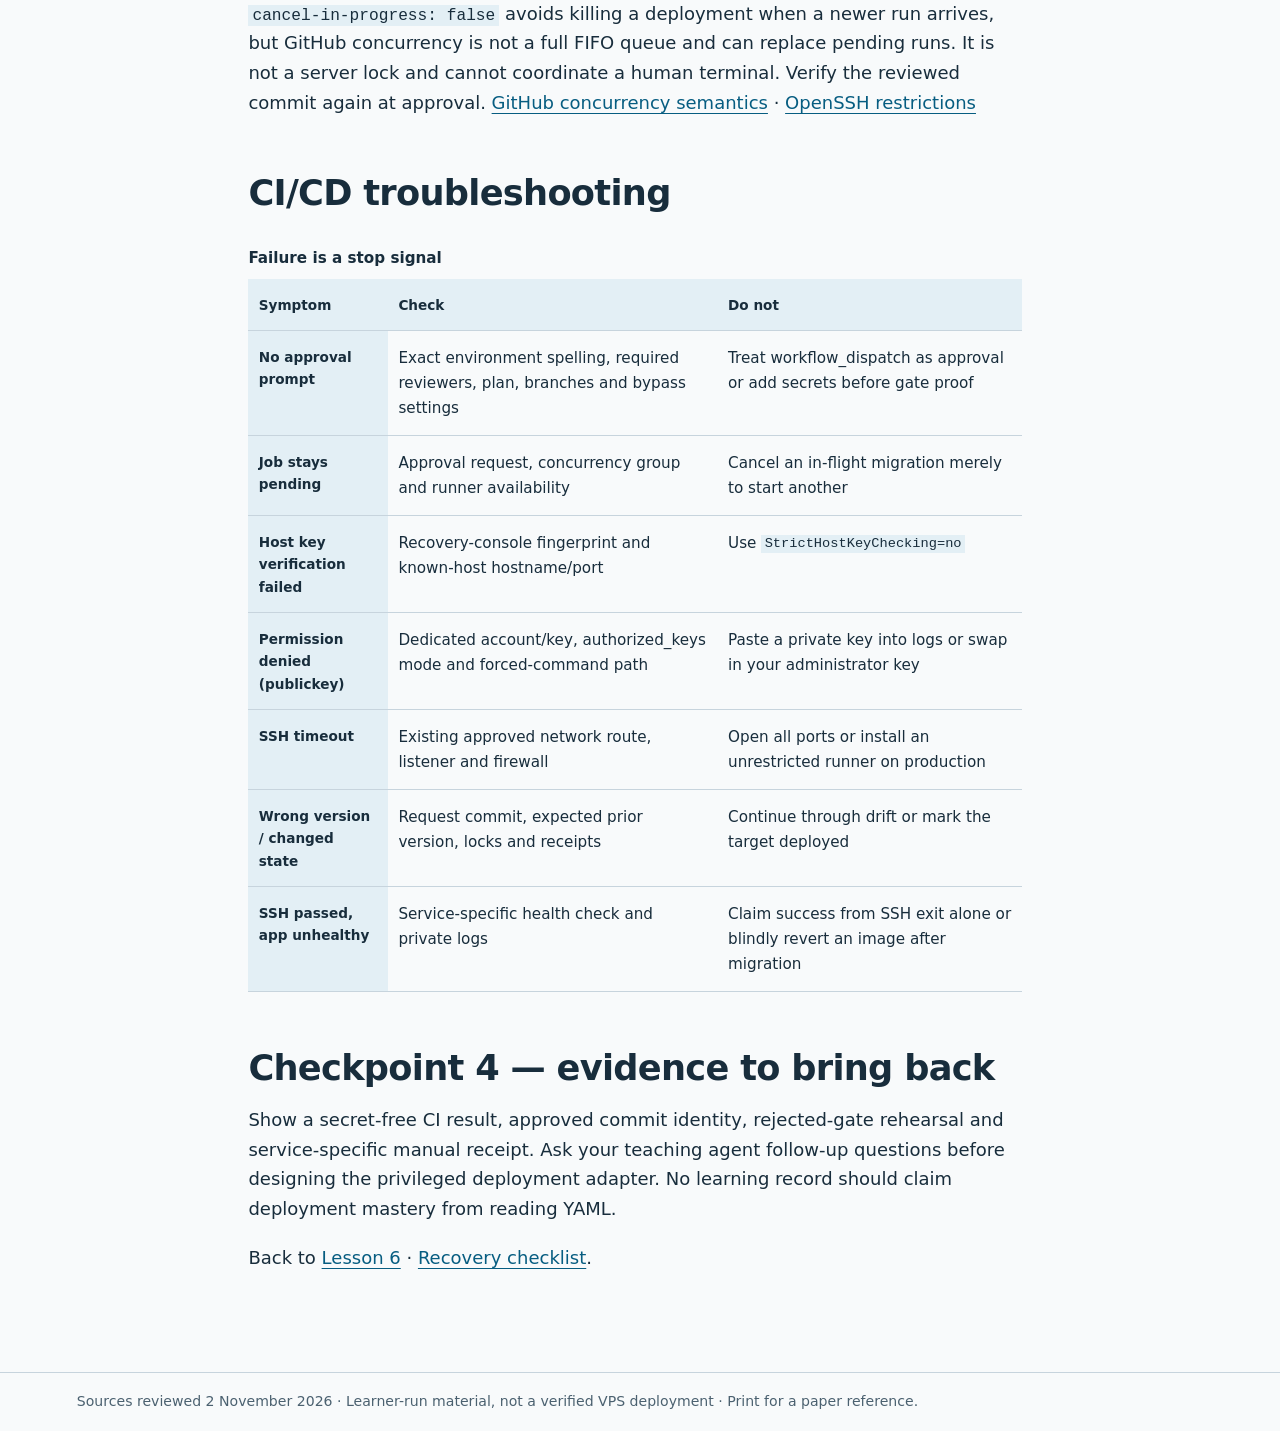
<file: reference/service-cicd-playbook.html>
<!doctype html>
<html lang="en"><head><meta charset="utf-8"><meta name="viewport" content="width=device-width,initial-scale=1"><title>Service CI/CD playbook. — VPS learning workspace</title><link rel="stylesheet" href="../assets/course.css"><link rel="stylesheet" href="../assets/navigation.css"><script defer src="../assets/navigation.js"></script></head>
<body><a class="skip" href="#main">Skip to content</a><header class="site-header"><a class="brand" href="../index.html">VPS / Learning workspace</a><nav aria-label="Primary"><a href="../index.html">Home</a><details class="nav-menu"><summary aria-expanded="false">Lessons</summary><ul><li><a href="../lessons/0001-vps-mental-model.html">Lesson 1 · Understand your VPS</a></li><li><a href="../lessons/0002-hermes-agent-setup.html">Lesson 2 · Set up Hermes Agent</a></li><li><a href="../lessons/0003-pi-software-factory.html">Lesson 3 · Run a Pi software factory</a></li><li><a href="../lessons/0004-n8n-vps.html">Lesson 4 · Make one workflow reliable</a></li><li><a href="../lessons/0005-manual-service-setup.html">Lesson 5 · Maintain service versions</a></li><li><a href="../lessons/0006-service-cicd.html">Lesson 6 · Automate the checked path</a></li><li><a href="../lessons/0007-service-recovery.html">Lesson 7 · Prove you can recover</a></li></ul></details><details class="nav-menu"><summary aria-expanded="false">Playbooks</summary><ul><li><a href="pi-factory-playbook.html">Pi factory playbook</a></li><li><a href="hermes-setup-playbook.html">Hermes setup playbook</a></li><li><a href="vps-field-guide.html">VPS field guide</a></li><li><a href="n8n-vps-playbook.html">n8n VPS playbook</a></li><li><a href="manual-service-playbook.html">Manual service playbook</a></li><li><a href="service-cicd-playbook.html" aria-current="page">Service CI/CD playbook</a></li><li><a href="service-recovery-playbook.html">Service recovery playbook</a></li></ul></details></nav></header>
<div class="site-layout"><details class="sidebar" id="sidebar" open><summary>Learning path</summary><div class="sidebar-content"><nav aria-label="Learning path"><h2>Learning path</h2><ul><li><a href="../index.html#roadmap">Learning roadmap</a></li><li><a href="../lessons/0001-vps-mental-model.html">Understand your VPS</a></li><li><a href="../lessons/0002-hermes-agent-setup.html">Set up Hermes</a></li><li><a href="../lessons/0003-pi-software-factory.html">Pi software factory</a></li><li><a href="../lessons/0004-n8n-vps.html">n8n workflow lab</a></li><li><a href="../lessons/0005-manual-service-setup.html">Lesson 5</a></li><li><a href="../lessons/0006-service-cicd.html">Lesson 6</a></li><li><a href="../lessons/0007-service-recovery.html">Lesson 7</a></li><li><a href="../reference/manual-service-playbook.html">Manual playbook</a></li><li><a href="../reference/service-cicd-playbook.html">CI/CD playbook</a></li><li><a href="../reference/service-recovery-playbook.html">Recovery playbook</a></li><li><a href="../reference/n8n-vps-playbook.html">n8n VPS playbook</a></li></ul></nav></div></details>
<main id="main"><h1>Service CI/CD playbook.</h1><p class="lead">First automate a harmless configuration change. Promote application updates only after the boundary is real.</p><p class="meta">Reference for Lesson 6 · required approval for every deployment</p><article><div class="notice"><strong>You run the setup; this page changes nothing.</strong><p>Use a disposable lab and dummy data. Installed versions, service ownership, recovery access and backups are unverified. Stop at the first failed checkpoint; do not paste secrets into chat.</p></div><h2 id="contract" tabindex="-1">Checkpoint 0 — choose what you are delivering</h2><p><strong>First working lab:</strong> reuse <a href="hermes-setup-playbook.html#cicd">the restricted SOUL.md CI/CD setup</a> and its <a href="../examples/hermes-ops/.github/workflows/deploy.yml">downloadable workflow</a>. It validates and delivers one configuration file with one prior copy. It does not install or upgrade Hermes, Pi or n8n and is not a full backup.</p><p><strong>Service-version delivery:</strong> this reference is a design/rehearsal checklist, <strong>not a ready-to-run application updater</strong>. Complete the manual service procedure first. Do not turn the old lab’s file-copy key into a general shell or grant it Docker/sudo access. This workspace has no remote repository or live pipeline configured by the teacher.</p><p>Keep secret-free desired versions and procedures in a reviewed Git repository. Keep credentials, private state and backups elsewhere. Separate identities: your login key, the limited deployment key and the server’s host key are different things.</p><h2 id="checks" tabindex="-1">Checkpoint 1 — CI checks without production access</h2><p>Open a pull request for one target change. CI should reject a moving version (<code>latest</code>), unresolved placeholders, changes outside the allowed service and known secret files. Check Bash syntax, parse YAML, validate the inventory schema, and compare changed files with the expected scope. A human still reviews secrets and operational intent: a filename allowlist is not a complete secret scanner.</p><p>For the existing SOUL lab, the real check is:</p><pre><code data-shell="bash"># Local checkout or isolated CI runner — never a production agent home.
python3 deploy_soul.py --check &lt; SOUL.md</code></pre><p>For n8n, validate a <em>dummy</em> configuration using <code>docker compose config -q</code> in an isolated runner with no production key. Do not use production credentials to validate a pull request. Parsing is not a migration rehearsal. For Pi, check the selected package and factory compatibility in a disposable environment. For Hermes, test the selected release/update channel and preserve evidence from a lab with no live messaging. Always review each target’s release notes.</p><p>Pin external Actions to reviewed full commit SHAs in production. Do not expose production secrets to untrusted pull-request code, <code>pull_request_target</code> jobs executing PR content, or a general self-hosted runner on the VPS. <a href="https://docs.github.com/en/actions/reference/security/secure-use">GitHub secure-use guidance</a></p><h2 id="approval" tabindex="-1">Checkpoint 2 — prove approval before adding secrets</h2><ol class="checklist"><li>Create a GitHub environment named <code>production</code> deliberately. Add <strong>required reviewers</strong>, restrict allowed deployment branches to reviewed main, disable bypass where supported and prevent self-review when independent approval is required.</li><li>Check plan availability. Required reviewers on Free/Pro/Team are available only for public repositories. Other protection features have their own availability. If your private repository cannot enforce the chosen gate, retain <strong>manual deployment</strong>; do not make a secret-bearing repo public.</li><li>Run a harmless environment-bound job with no deployment secrets. Confirm it waits for approval. Reject it and prove no deployment step ran. Rerun and approve the exact reviewed commit.</li><li>Only after that proof add the limited key and verified known-hosts line as <em>environment secrets</em>. A missing/misspelled environment may be created automatically without protection—its presence in YAML is not proof of a gate.</li></ol><p>A manual <code>workflow_dispatch</code> trigger is a launch control, not an independent reviewer. Branch restrictions and code review protect the workflow itself; a compromised reviewed workflow can misuse its secrets. <a href="https://docs.github.com/en/actions/reference/workflows-and-actions/deployments-and-environments">Environment behavior, availability and automatic creation</a></p><pre><code># Teaching fragment — NOT a complete deploy workflow.
# A CI job named check must validate the reviewed change first.
on:
  workflow_dispatch:
permissions:
  contents: read
concurrency:
  group: production-service-maintenance
  cancel-in-progress: false
jobs:
  deploy:
    needs: check
    environment: production
    runs-on: ubuntu-latest
    steps:
      # Required reviewers are configured in Settings, not in this YAML.
      # No SSH step belongs here until the server handler is reviewed.
      - run: exit 1  # Deliberate stop: build the service-specific boundary first.
</code></pre><p>The fragment deliberately fails closed and lacks the referenced <code>check</code> job: it is a diagram in YAML, not a file to commit. Use the complete configuration-only lab to learn Actions mechanics. A service updater needs the boundary below before any SSH step.</p><h2 id="boundary" tabindex="-1">Checkpoint 3 — the application deployment boundary</h2><p>The server must independently constrain what the key can do. A forced command in <code>authorized_keys</code> ignores requested shell commands and invokes one reviewed handler. The handler must not concatenate <code>SSH_ORIGINAL_COMMAND</code>, branch names, package specs or user input into a shell.</p><table><caption>Required contract before automating application changes</caption><thead><tr><th scope="col">Boundary</th><th scope="col">Required behavior and rejection test</th></tr></thead><tbody><tr><th scope="row">Identity / privileges</th><td>Dedicated limited account, administrator-owned handler, no unrestricted sudo/Docker/socket access. A requested shell must not execute.</td></tr><tr><th scope="row">Immutable request</th><td>Bind approved commit, service, exact reviewed target and procedure. Reject mutable branch references, unknown services and arbitrary URLs/options.</td></tr><tr><th scope="row">Server lock / drift</th><td>Refuse parallel manual or CI operations. Verify expected installed version and project/volume identity before mutation.</td></tr><tr><th scope="row">Backup evidence</th><td>Require fresh coherent off-server backup and isolated restore evidence for this target. Abort before mutation if absent.</td></tr><tr><th scope="row">Health / failure</th><td>Apply one service, verify actual version plus harmless application behavior, record a redacted receipt. Nonzero health failures stop delivery; no success stamp or blind automatic database rollback.</td></tr></tbody></table><p>Hermes needs a release-specific source/runtime plan; Pi needs its owner’s intended Node/npm context; n8n needs a tightly bounded privileged helper and migration-aware state protection. These are separate adapters, not one shell command. Building and securing them is a later implementation task after a manual rehearsal; ask for a review rather than improvising root automation.</p><p>At the SSH client boundary use verified host identity and an explicit key:</p><pre><code data-shell="bash"># Shape only: requires protected key, verified known_hosts and reviewed handler.
# Do not run until the server boundary and approval gate have been proven.
ssh -o BatchMode=yes -o IdentitiesOnly=yes -o ForwardAgent=no   -o StrictHostKeyChecking=yes -o UserKnownHostsFile=known_hosts   -i deploy_key deploy@REPLACE_WITH_VERIFIED_HOST</code></pre><p>This intentionally requests no arbitrary command; the server’s forced command owns the operation. The command is illustrative, not a deployment implementation. Build known_hosts from an independently console-verified host key, not an unchecked runtime <code>ssh-keyscan</code>. Keep SSH firewall restrictions; if hosted runners cannot reach the existing allowed path, keep manual deployment or design a private path. Never remove the allowlist just to get green CI.</p><p><code>cancel-in-progress: false</code> avoids killing a deployment when a newer run arrives, but GitHub concurrency is not a full FIFO queue and can replace pending runs. It is not a server lock and cannot coordinate a human terminal. Verify the reviewed commit again at approval. <a href="https://docs.github.com/en/actions/how-tos/write-workflows/choose-when-workflows-run/control-workflow-concurrency">GitHub concurrency semantics</a> · <a href="https://man.openbsd.org/sshd.8#AUTHORIZED_KEYS_FILE_FORMAT">OpenSSH restrictions</a></p><h2 id="troubleshoot" tabindex="-1">CI/CD troubleshooting</h2><table><caption>Failure is a stop signal</caption><thead><tr><th scope="col">Symptom</th><th scope="col">Check</th><th scope="col">Do not</th></tr></thead><tbody><tr><th scope="row">No approval prompt</th><td>Exact environment spelling, required reviewers, plan, branches and bypass settings</td><td>Treat workflow_dispatch as approval or add secrets before gate proof</td></tr><tr><th scope="row">Job stays pending</th><td>Approval request, concurrency group and runner availability</td><td>Cancel an in-flight migration merely to start another</td></tr><tr><th scope="row">Host key verification failed</th><td>Recovery-console fingerprint and known-host hostname/port</td><td>Use <code>StrictHostKeyChecking=no</code></td></tr><tr><th scope="row">Permission denied (publickey)</th><td>Dedicated account/key, authorized_keys mode and forced-command path</td><td>Paste a private key into logs or swap in your administrator key</td></tr><tr><th scope="row">SSH timeout</th><td>Existing approved network route, listener and firewall</td><td>Open all ports or install an unrestricted runner on production</td></tr><tr><th scope="row">Wrong version / changed state</th><td>Request commit, expected prior version, locks and receipts</td><td>Continue through drift or mark the target deployed</td></tr><tr><th scope="row">SSH passed, app unhealthy</th><td>Service-specific health check and private logs</td><td>Claim success from SSH exit alone or blindly revert an image after migration</td></tr></tbody></table><h2 id="report" tabindex="-1">Checkpoint 4 — evidence to bring back</h2><p>Show a secret-free CI result, approved commit identity, rejected-gate rehearsal and service-specific manual receipt. Ask your teaching agent follow-up questions before designing the privileged deployment adapter. No learning record should claim deployment mastery from reading YAML.</p><p>Back to <a href="../lessons/0006-service-cicd.html">Lesson 6</a> · <a href="service-recovery-playbook.html">Recovery checklist</a>.</p></article></main>
<details class="sidebar contents-rail" id="page-contents" open><summary>On this page</summary><div class="sidebar-content"><nav aria-label="Table of contents"><h2>On this page</h2><ol><li><a href="#contract">0 · Delivery scope</a></li><li><a href="#checks">1 · CI</a></li><li><a href="#approval">2 · Approval proof</a></li><li><a href="#boundary">3 · Server boundary</a></li><li><a href="#troubleshoot">Troubleshooting</a></li><li><a href="#report">4 · Evidence</a></li></ol></nav></div></details></div><footer>Sources reviewed 2 November 2026 · Learner-run material, not a verified VPS deployment · Print for a paper reference.</footer></body></html>
</file>
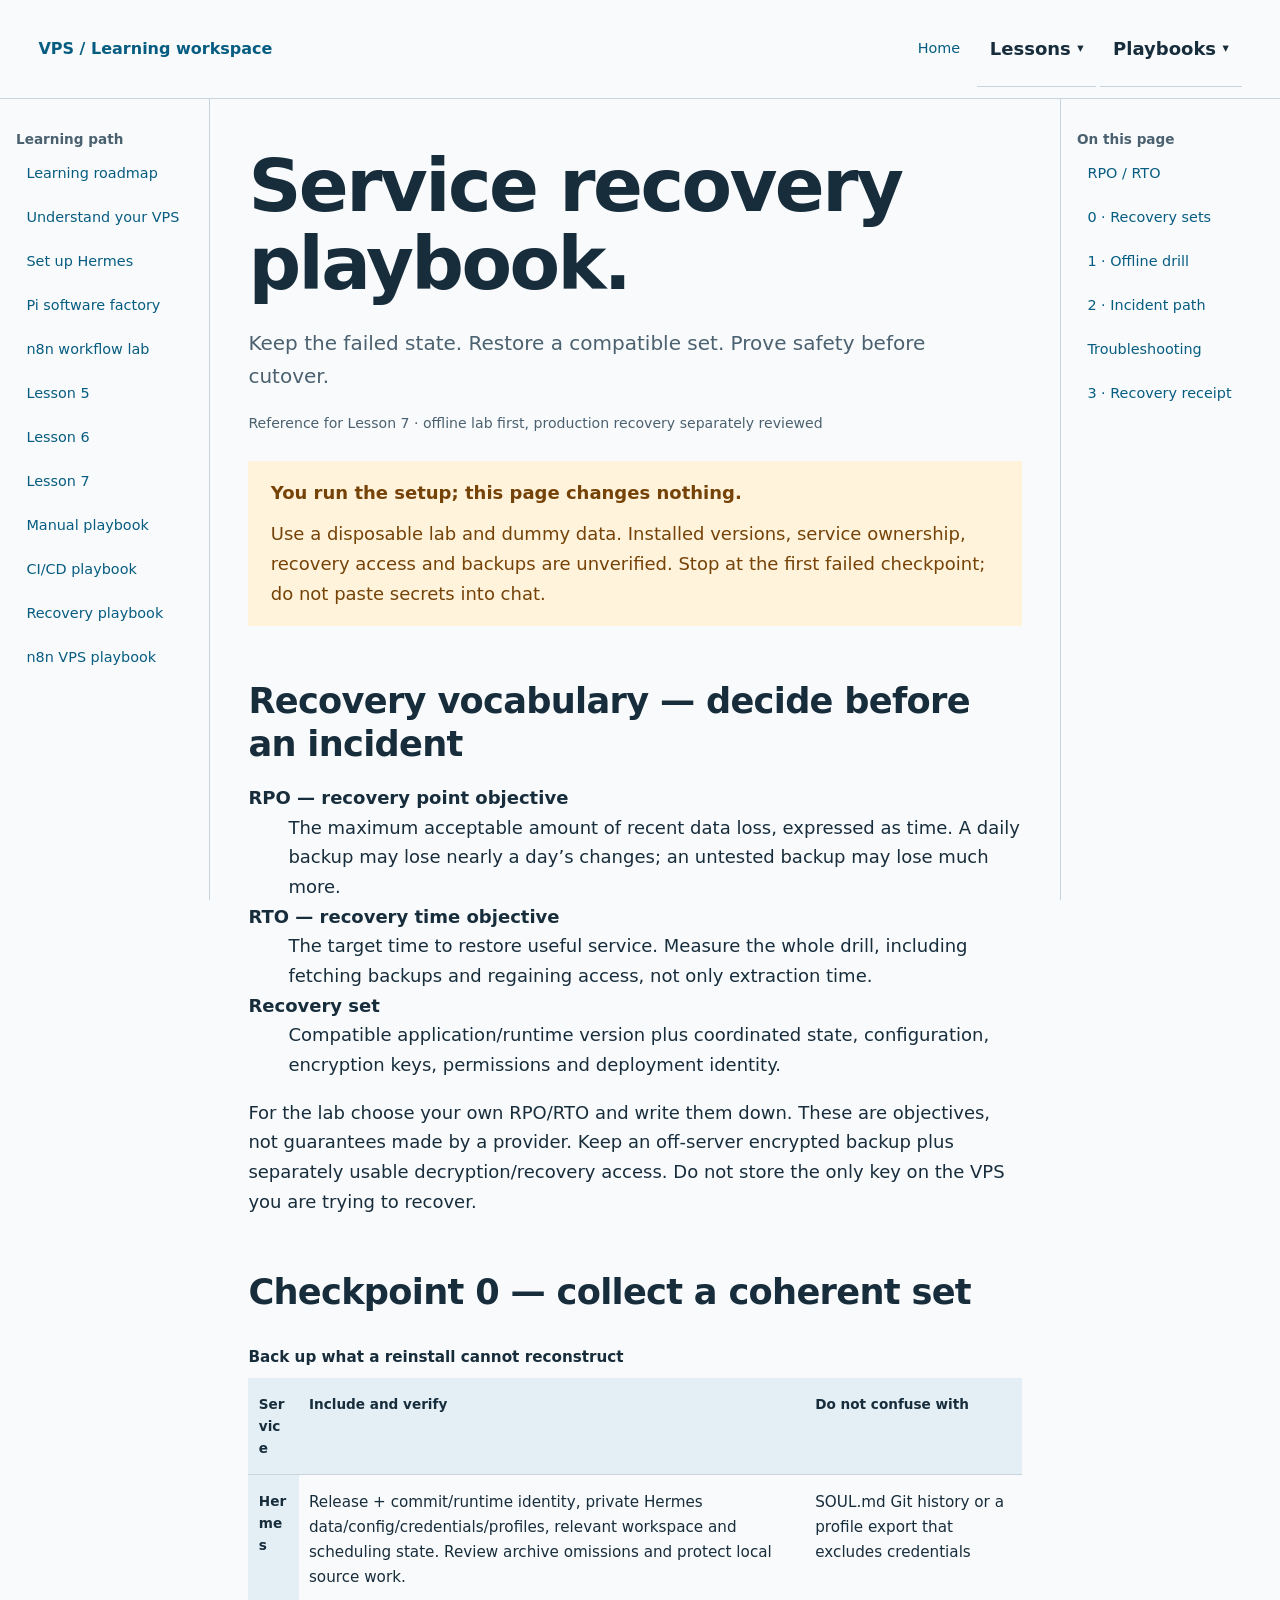
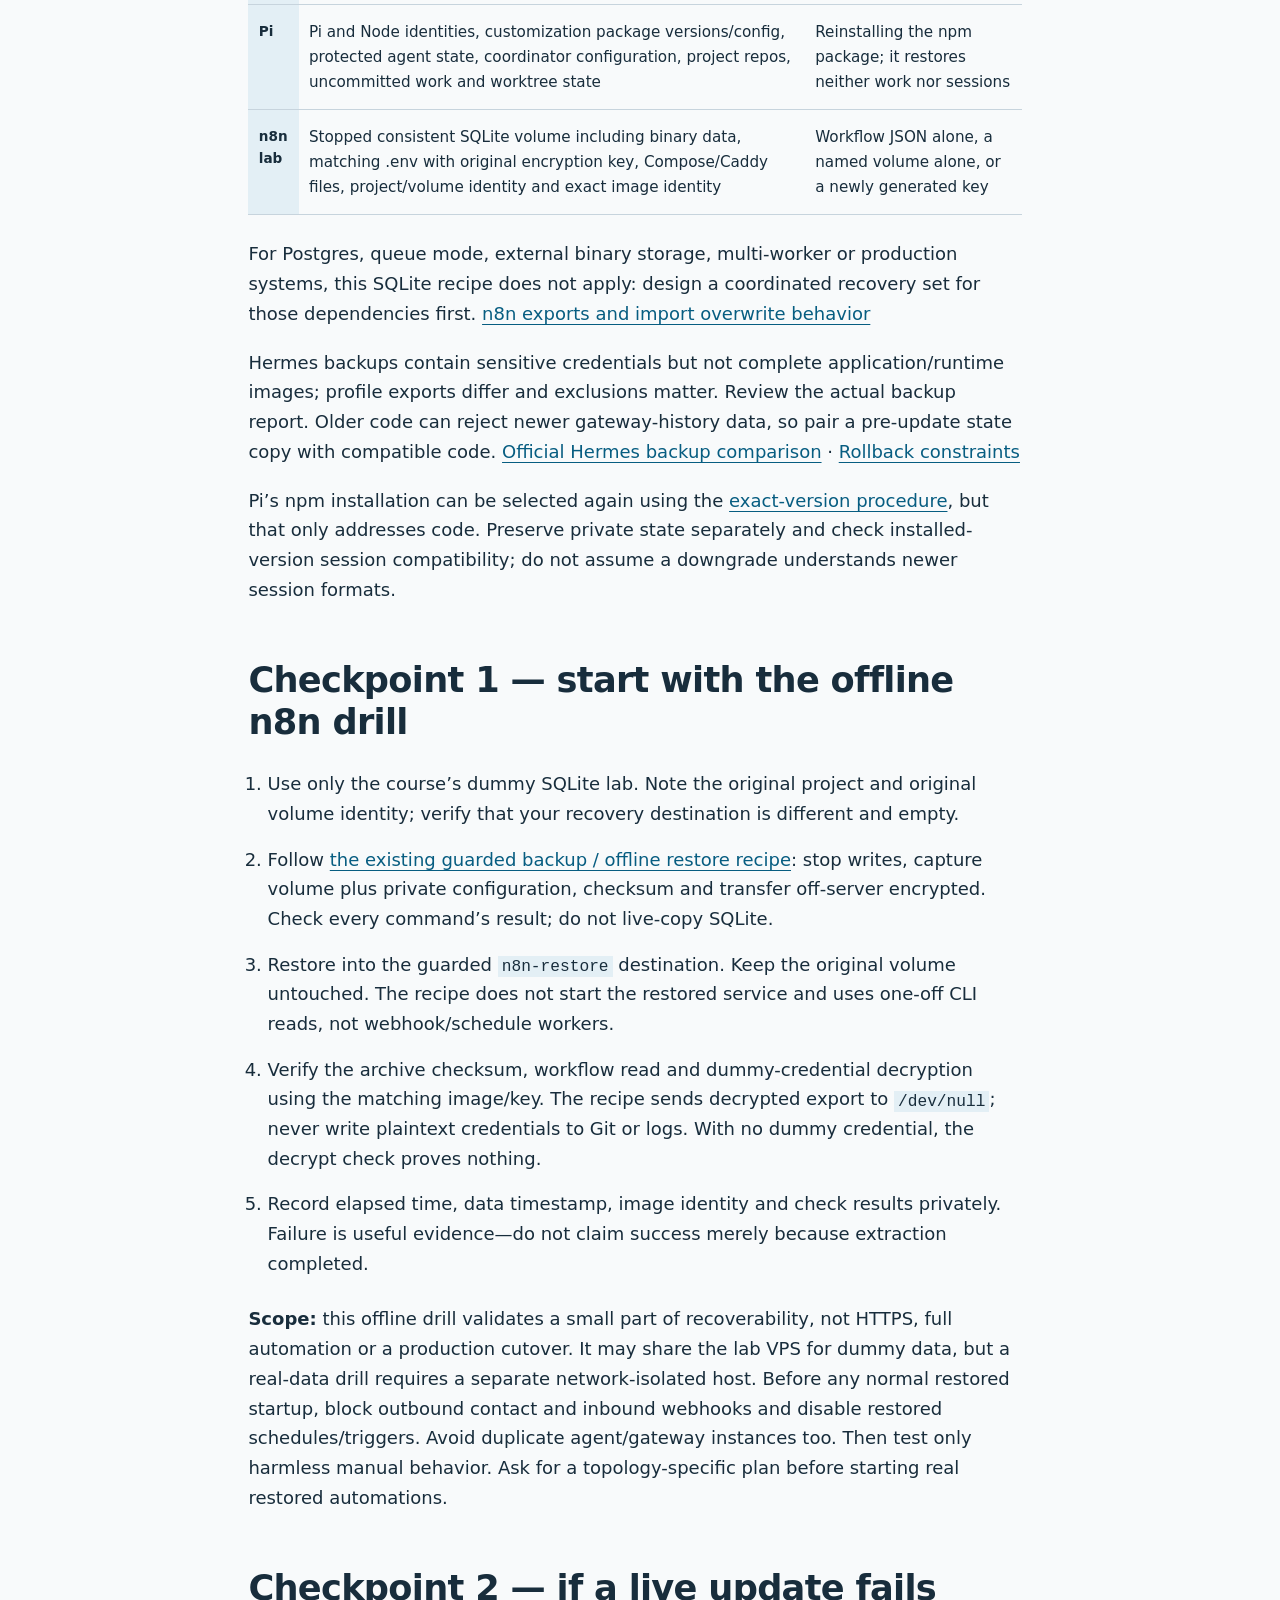
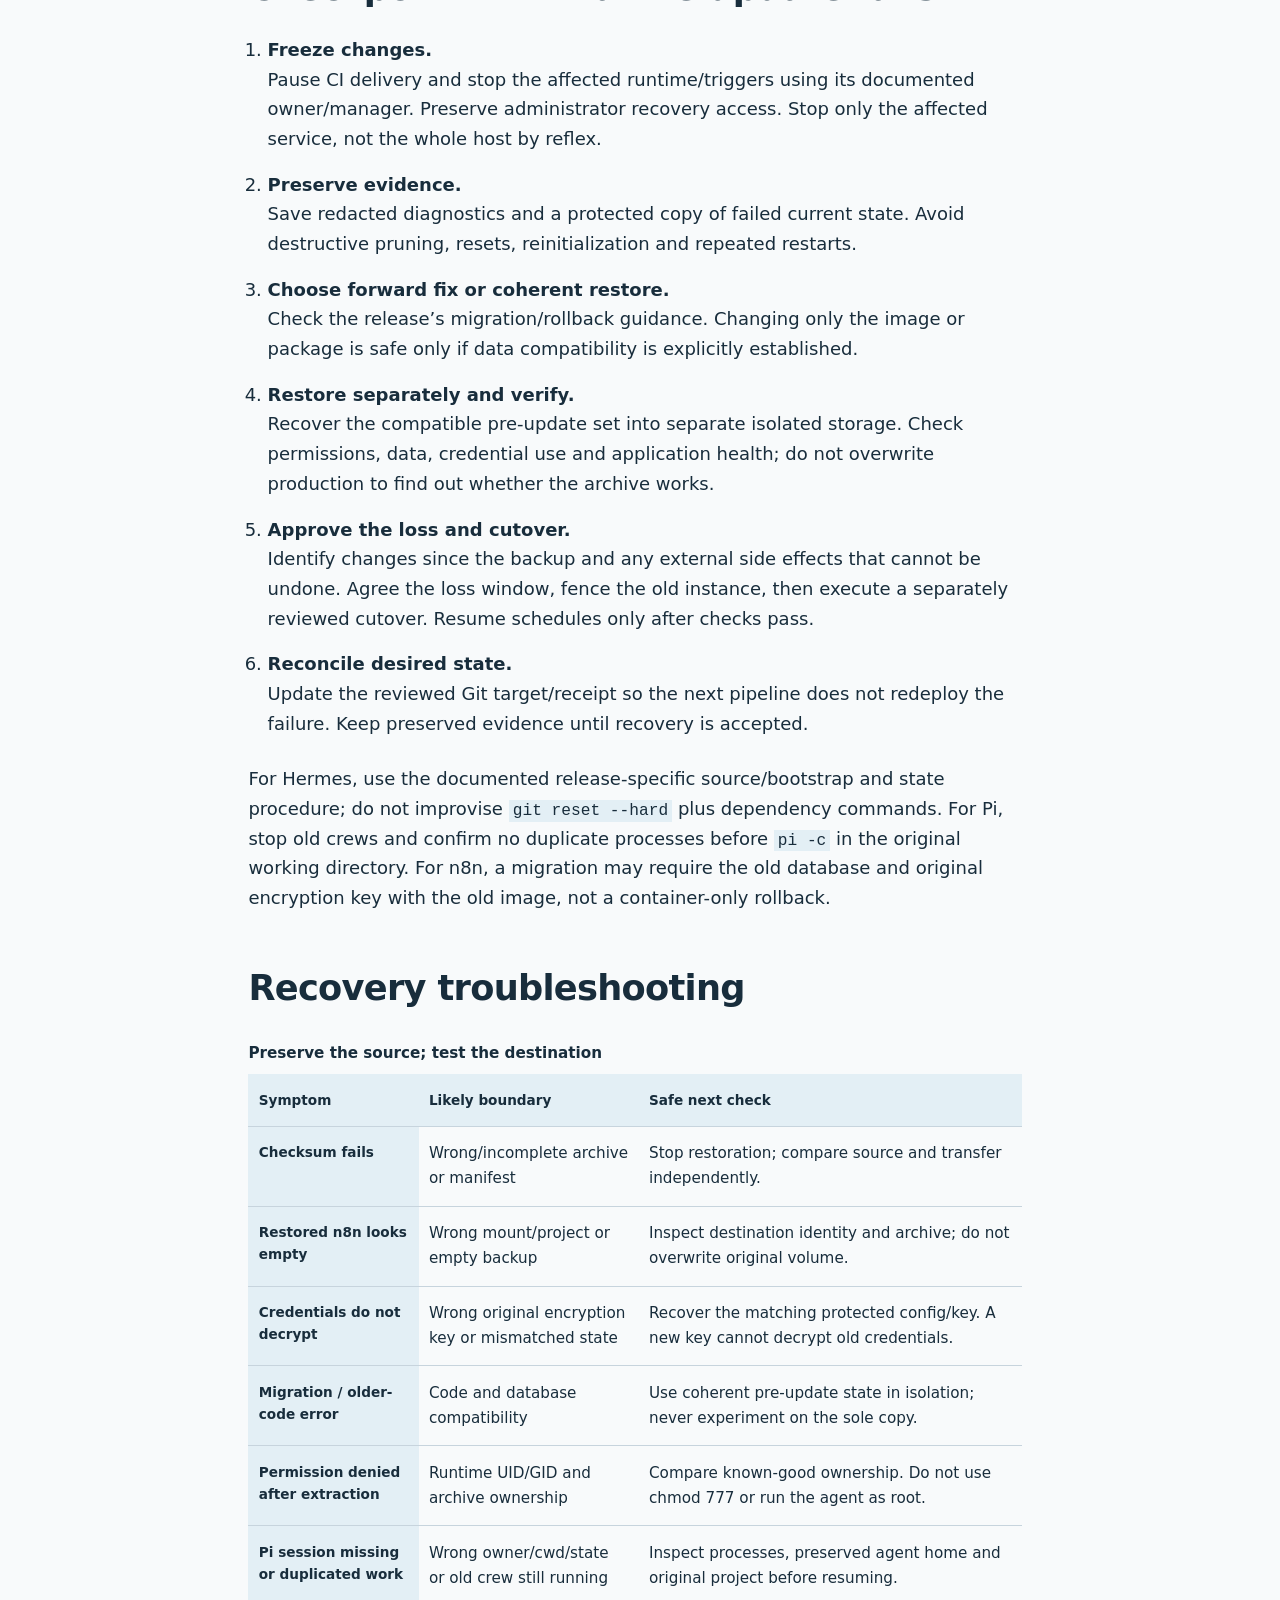
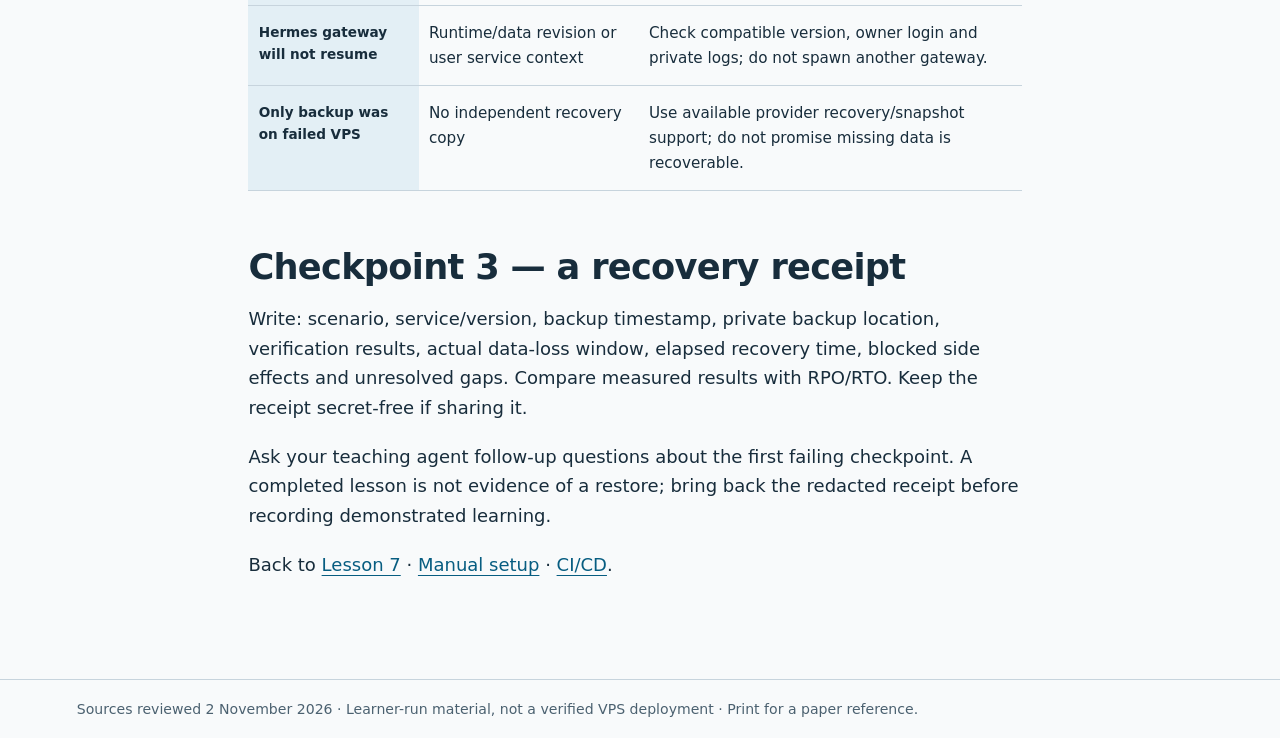
<file: reference/service-recovery-playbook.html>
<!doctype html>
<html lang="en"><head><meta charset="utf-8"><meta name="viewport" content="width=device-width,initial-scale=1"><title>Service recovery playbook. — VPS learning workspace</title><link rel="stylesheet" href="../assets/course.css"><link rel="stylesheet" href="../assets/navigation.css"><script defer src="../assets/navigation.js"></script></head>
<body><a class="skip" href="#main">Skip to content</a><header class="site-header"><a class="brand" href="../index.html">VPS / Learning workspace</a><nav aria-label="Primary"><a href="../index.html">Home</a><details class="nav-menu"><summary aria-expanded="false">Lessons</summary><ul><li><a href="../lessons/0001-vps-mental-model.html">Lesson 1 · Understand your VPS</a></li><li><a href="../lessons/0002-hermes-agent-setup.html">Lesson 2 · Set up Hermes Agent</a></li><li><a href="../lessons/0003-pi-software-factory.html">Lesson 3 · Run a Pi software factory</a></li><li><a href="../lessons/0004-n8n-vps.html">Lesson 4 · Make one workflow reliable</a></li><li><a href="../lessons/0005-manual-service-setup.html">Lesson 5 · Maintain service versions</a></li><li><a href="../lessons/0006-service-cicd.html">Lesson 6 · Automate the checked path</a></li><li><a href="../lessons/0007-service-recovery.html">Lesson 7 · Prove you can recover</a></li></ul></details><details class="nav-menu"><summary aria-expanded="false">Playbooks</summary><ul><li><a href="pi-factory-playbook.html">Pi factory playbook</a></li><li><a href="hermes-setup-playbook.html">Hermes setup playbook</a></li><li><a href="vps-field-guide.html">VPS field guide</a></li><li><a href="n8n-vps-playbook.html">n8n VPS playbook</a></li><li><a href="manual-service-playbook.html">Manual service playbook</a></li><li><a href="service-cicd-playbook.html">Service CI/CD playbook</a></li><li><a href="service-recovery-playbook.html" aria-current="page">Service recovery playbook</a></li></ul></details></nav></header>
<div class="site-layout"><details class="sidebar" id="sidebar" open><summary>Learning path</summary><div class="sidebar-content"><nav aria-label="Learning path"><h2>Learning path</h2><ul><li><a href="../index.html#roadmap">Learning roadmap</a></li><li><a href="../lessons/0001-vps-mental-model.html">Understand your VPS</a></li><li><a href="../lessons/0002-hermes-agent-setup.html">Set up Hermes</a></li><li><a href="../lessons/0003-pi-software-factory.html">Pi software factory</a></li><li><a href="../lessons/0004-n8n-vps.html">n8n workflow lab</a></li><li><a href="../lessons/0005-manual-service-setup.html">Lesson 5</a></li><li><a href="../lessons/0006-service-cicd.html">Lesson 6</a></li><li><a href="../lessons/0007-service-recovery.html">Lesson 7</a></li><li><a href="../reference/manual-service-playbook.html">Manual playbook</a></li><li><a href="../reference/service-cicd-playbook.html">CI/CD playbook</a></li><li><a href="../reference/service-recovery-playbook.html">Recovery playbook</a></li><li><a href="../reference/n8n-vps-playbook.html">n8n VPS playbook</a></li></ul></nav></div></details>
<main id="main"><h1>Service recovery playbook.</h1><p class="lead">Keep the failed state. Restore a compatible set. Prove safety before cutover.</p><p class="meta">Reference for Lesson 7 · offline lab first, production recovery separately reviewed</p><article><div class="notice"><strong>You run the setup; this page changes nothing.</strong><p>Use a disposable lab and dummy data. Installed versions, service ownership, recovery access and backups are unverified. Stop at the first failed checkpoint; do not paste secrets into chat.</p></div><h2 id="terms" tabindex="-1">Recovery vocabulary — decide before an incident</h2><dl><dt><strong>RPO — recovery point objective</strong></dt><dd>The maximum acceptable amount of recent data loss, expressed as time. A daily backup may lose nearly a day’s changes; an untested backup may lose much more.</dd><dt><strong>RTO — recovery time objective</strong></dt><dd>The target time to restore useful service. Measure the whole drill, including fetching backups and regaining access, not only extraction time.</dd><dt><strong>Recovery set</strong></dt><dd>Compatible application/runtime version plus coordinated state, configuration, encryption keys, permissions and deployment identity.</dd></dl><p>For the lab choose your own RPO/RTO and write them down. These are objectives, not guarantees made by a provider. Keep an off-server encrypted backup plus separately usable decryption/recovery access. Do not store the only key on the VPS you are trying to recover.</p><h2 id="sets" tabindex="-1">Checkpoint 0 — collect a coherent set</h2><table><caption>Back up what a reinstall cannot reconstruct</caption><thead><tr><th scope="col">Service</th><th scope="col">Include and verify</th><th scope="col">Do not confuse with</th></tr></thead><tbody><tr><th scope="row">Hermes</th><td>Release + commit/runtime identity, private Hermes data/config/credentials/profiles, relevant workspace and scheduling state. Review archive omissions and protect local source work.</td><td>SOUL.md Git history or a profile export that excludes credentials</td></tr><tr><th scope="row">Pi</th><td>Pi and Node identities, customization package versions/config, protected agent state, coordinator configuration, project repos, uncommitted work and worktree state</td><td>Reinstalling the npm package; it restores neither work nor sessions</td></tr><tr><th scope="row">n8n lab</th><td>Stopped consistent SQLite volume including binary data, matching .env with original encryption key, Compose/Caddy files, project/volume identity and exact image identity</td><td>Workflow JSON alone, a named volume alone, or a newly generated key</td></tr></tbody></table><p>For Postgres, queue mode, external binary storage, multi-worker or production systems, this SQLite recipe does not apply: design a coordinated recovery set for those dependencies first. <a href="https://docs.n8n.io/hosting/cli-commands/">n8n exports and import overwrite behavior</a></p><p>Hermes backups contain sensitive credentials but not complete application/runtime images; profile exports differ and exclusions matter. Review the actual backup report. Older code can reject newer gateway-history data, so pair a pre-update state copy with compatible code. <a href="https://hermes-agent.nousresearch.com/docs/reference/faq/#hermes-backup-vs-hermes-profile-export">Official Hermes backup comparison</a> · <a href="https://hermes-agent.nousresearch.com/docs/getting-started/updating/">Rollback constraints</a></p><p>Pi’s npm installation can be selected again using the <a href="manual-service-playbook.html#change">exact-version procedure</a>, but that only addresses code. Preserve private state separately and check installed-version session compatibility; do not assume a downgrade understands newer session formats.</p><h2 id="drill" tabindex="-1">Checkpoint 1 — start with the offline n8n drill</h2><ol class="checklist"><li>Use only the course’s dummy SQLite lab. Note the original project and original volume identity; verify that your recovery destination is different and empty.</li><li>Follow <a href="n8n-vps-playbook.html#backup">the existing guarded backup / offline restore recipe</a>: stop writes, capture volume plus private configuration, checksum and transfer off-server encrypted. Check every command’s result; do not live-copy SQLite.</li><li>Restore into the guarded <code>n8n-restore</code> destination. Keep the original volume untouched. The recipe does not start the restored service and uses one-off CLI reads, not webhook/schedule workers.</li><li>Verify the archive checksum, workflow read and dummy-credential decryption using the matching image/key. The recipe sends decrypted export to <code>/dev/null</code>; never write plaintext credentials to Git or logs. With no dummy credential, the decrypt check proves nothing.</li><li>Record elapsed time, data timestamp, image identity and check results privately. Failure is useful evidence—do not claim success merely because extraction completed.</li></ol><p><strong>Scope:</strong> this offline drill validates a small part of recoverability, not HTTPS, full automation or a production cutover. It may share the lab VPS for dummy data, but a real-data drill requires a separate network-isolated host. Before any normal restored startup, block outbound contact and inbound webhooks and disable restored schedules/triggers. Avoid duplicate agent/gateway instances too. Then test only harmless manual behavior. Ask for a topology-specific plan before starting real restored automations.</p><h2 id="incident" tabindex="-1">Checkpoint 2 — if a live update fails</h2><ol class="checklist"><li><strong>Freeze changes.</strong> Pause CI delivery and stop the affected runtime/triggers using its documented owner/manager. Preserve administrator recovery access. Stop only the affected service, not the whole host by reflex.</li><li><strong>Preserve evidence.</strong> Save redacted diagnostics and a protected copy of failed current state. Avoid destructive pruning, resets, reinitialization and repeated restarts.</li><li><strong>Choose forward fix or coherent restore.</strong> Check the release’s migration/rollback guidance. Changing only the image or package is safe only if data compatibility is explicitly established.</li><li><strong>Restore separately and verify.</strong> Recover the compatible pre-update set into separate isolated storage. Check permissions, data, credential use and application health; do not overwrite production to find out whether the archive works.</li><li><strong>Approve the loss and cutover.</strong> Identify changes since the backup and any external side effects that cannot be undone. Agree the loss window, fence the old instance, then execute a separately reviewed cutover. Resume schedules only after checks pass.</li><li><strong>Reconcile desired state.</strong> Update the reviewed Git target/receipt so the next pipeline does not redeploy the failure. Keep preserved evidence until recovery is accepted.</li></ol><p>For Hermes, use the documented release-specific source/bootstrap and state procedure; do not improvise <code>git reset --hard</code> plus dependency commands. For Pi, stop old crews and confirm no duplicate processes before <code>pi -c</code> in the original working directory. For n8n, a migration may require the old database and original encryption key with the old image, not a container-only rollback.</p><h2 id="troubleshoot" tabindex="-1">Recovery troubleshooting</h2><table><caption>Preserve the source; test the destination</caption><thead><tr><th scope="col">Symptom</th><th scope="col">Likely boundary</th><th scope="col">Safe next check</th></tr></thead><tbody><tr><th scope="row">Checksum fails</th><td>Wrong/incomplete archive or manifest</td><td>Stop restoration; compare source and transfer independently.</td></tr><tr><th scope="row">Restored n8n looks empty</th><td>Wrong mount/project or empty backup</td><td>Inspect destination identity and archive; do not overwrite original volume.</td></tr><tr><th scope="row">Credentials do not decrypt</th><td>Wrong original encryption key or mismatched state</td><td>Recover the matching protected config/key. A new key cannot decrypt old credentials.</td></tr><tr><th scope="row">Migration / older-code error</th><td>Code and database compatibility</td><td>Use coherent pre-update state in isolation; never experiment on the sole copy.</td></tr><tr><th scope="row">Permission denied after extraction</th><td>Runtime UID/GID and archive ownership</td><td>Compare known-good ownership. Do not use chmod 777 or run the agent as root.</td></tr><tr><th scope="row">Pi session missing or duplicated work</th><td>Wrong owner/cwd/state or old crew still running</td><td>Inspect processes, preserved agent home and original project before resuming.</td></tr><tr><th scope="row">Hermes gateway will not resume</th><td>Runtime/data revision or user service context</td><td>Check compatible version, owner login and private logs; do not spawn another gateway.</td></tr><tr><th scope="row">Only backup was on failed VPS</th><td>No independent recovery copy</td><td>Use available provider recovery/snapshot support; do not promise missing data is recoverable.</td></tr></tbody></table><h2 id="report" tabindex="-1">Checkpoint 3 — a recovery receipt</h2><p>Write: scenario, service/version, backup timestamp, private backup location, verification results, actual data-loss window, elapsed recovery time, blocked side effects and unresolved gaps. Compare measured results with RPO/RTO. Keep the receipt secret-free if sharing it.</p><p>Ask your teaching agent follow-up questions about the first failing checkpoint. A completed lesson is not evidence of a restore; bring back the redacted receipt before recording demonstrated learning.</p><p>Back to <a href="../lessons/0007-service-recovery.html">Lesson 7</a> · <a href="manual-service-playbook.html">Manual setup</a> · <a href="service-cicd-playbook.html">CI/CD</a>.</p></article></main>
<details class="sidebar contents-rail" id="page-contents" open><summary>On this page</summary><div class="sidebar-content"><nav aria-label="Table of contents"><h2>On this page</h2><ol><li><a href="#terms">RPO / RTO</a></li><li><a href="#sets">0 · Recovery sets</a></li><li><a href="#drill">1 · Offline drill</a></li><li><a href="#incident">2 · Incident path</a></li><li><a href="#troubleshoot">Troubleshooting</a></li><li><a href="#report">3 · Recovery receipt</a></li></ol></nav></div></details></div><footer>Sources reviewed 2 November 2026 · Learner-run material, not a verified VPS deployment · Print for a paper reference.</footer></body></html>
</file>
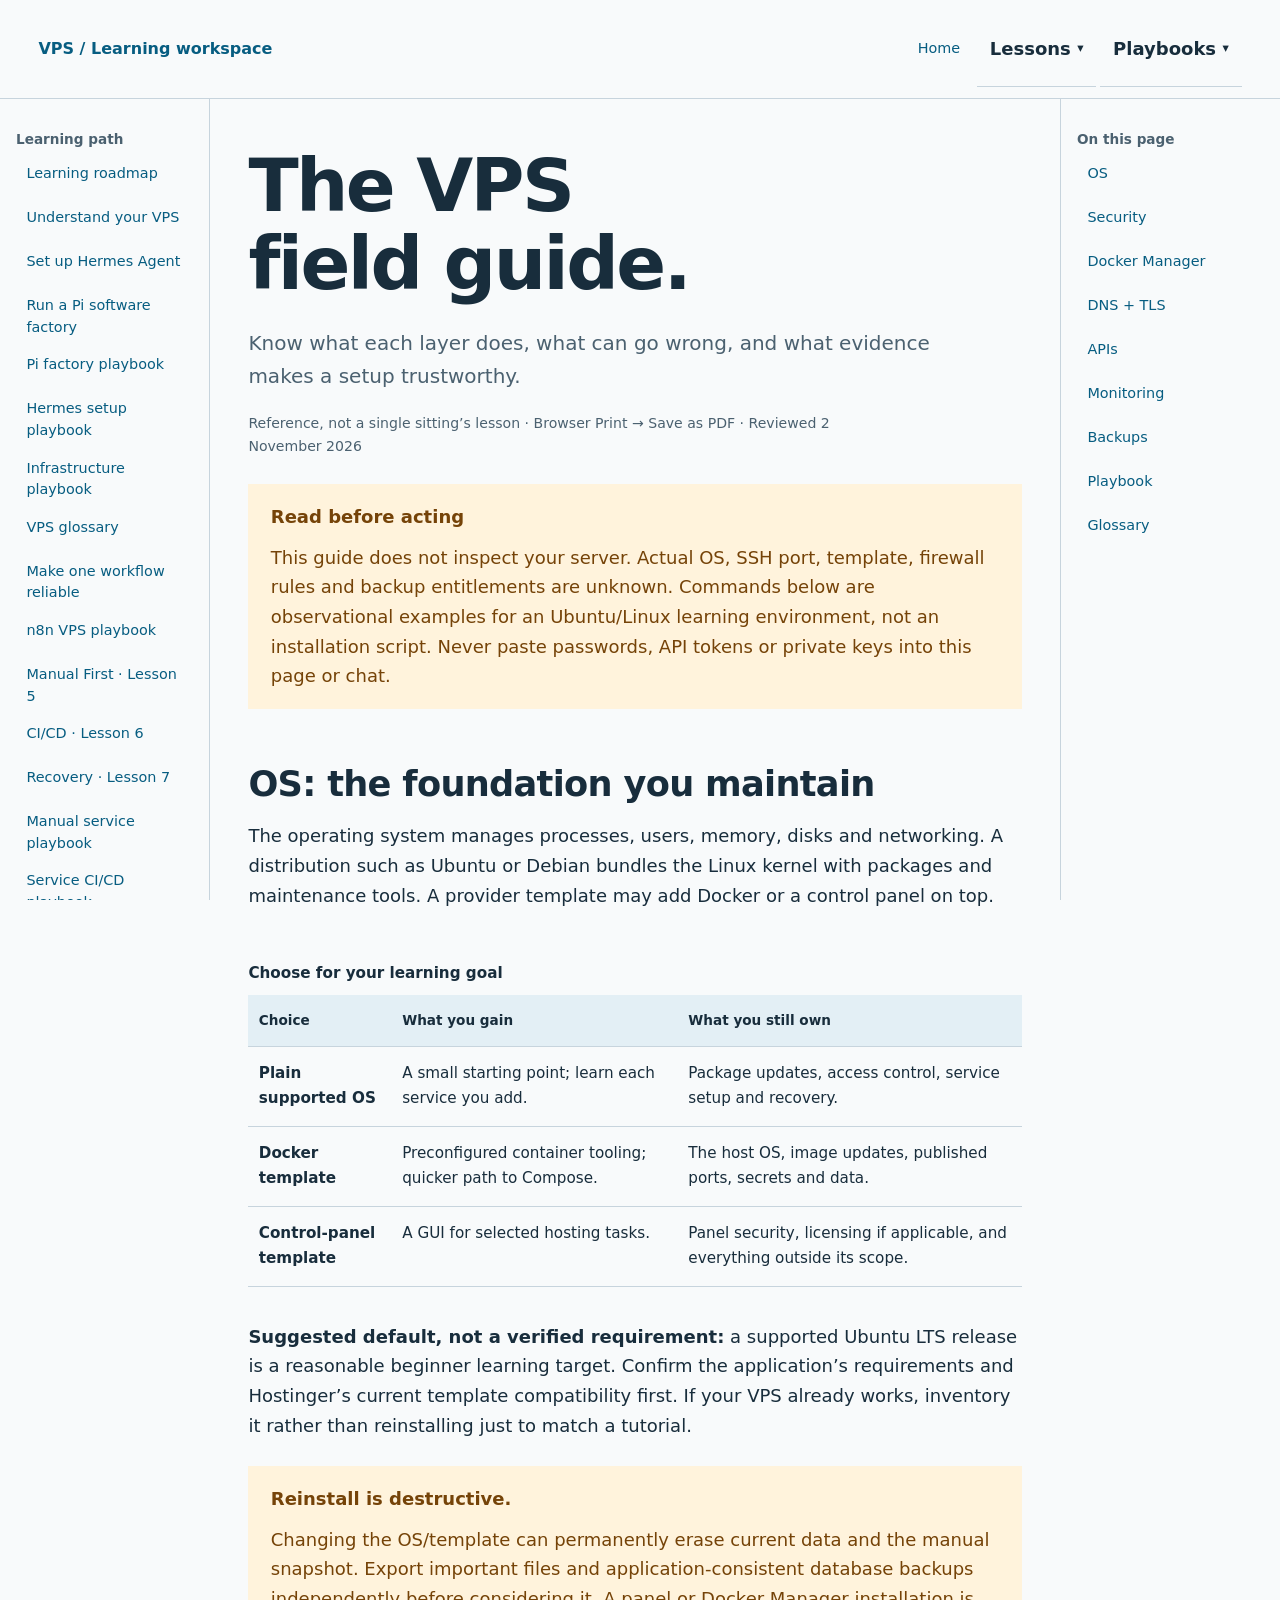
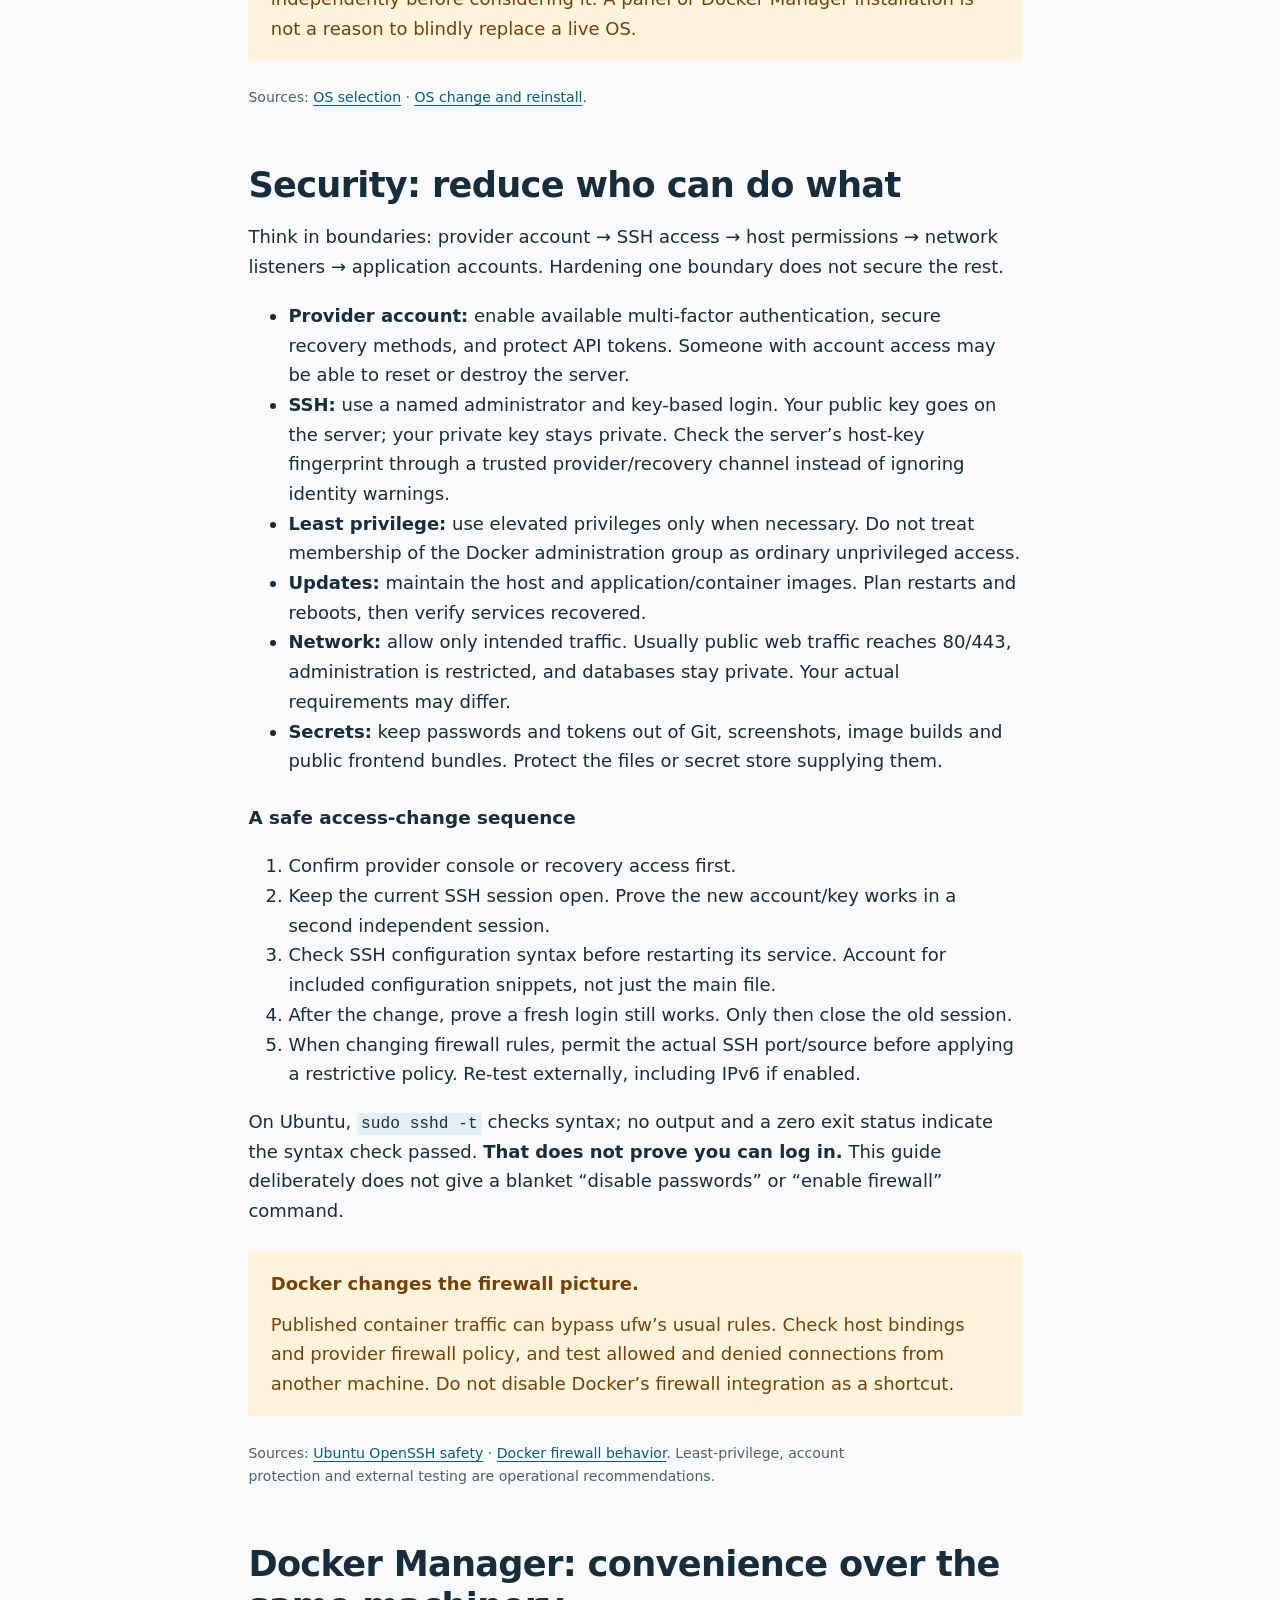
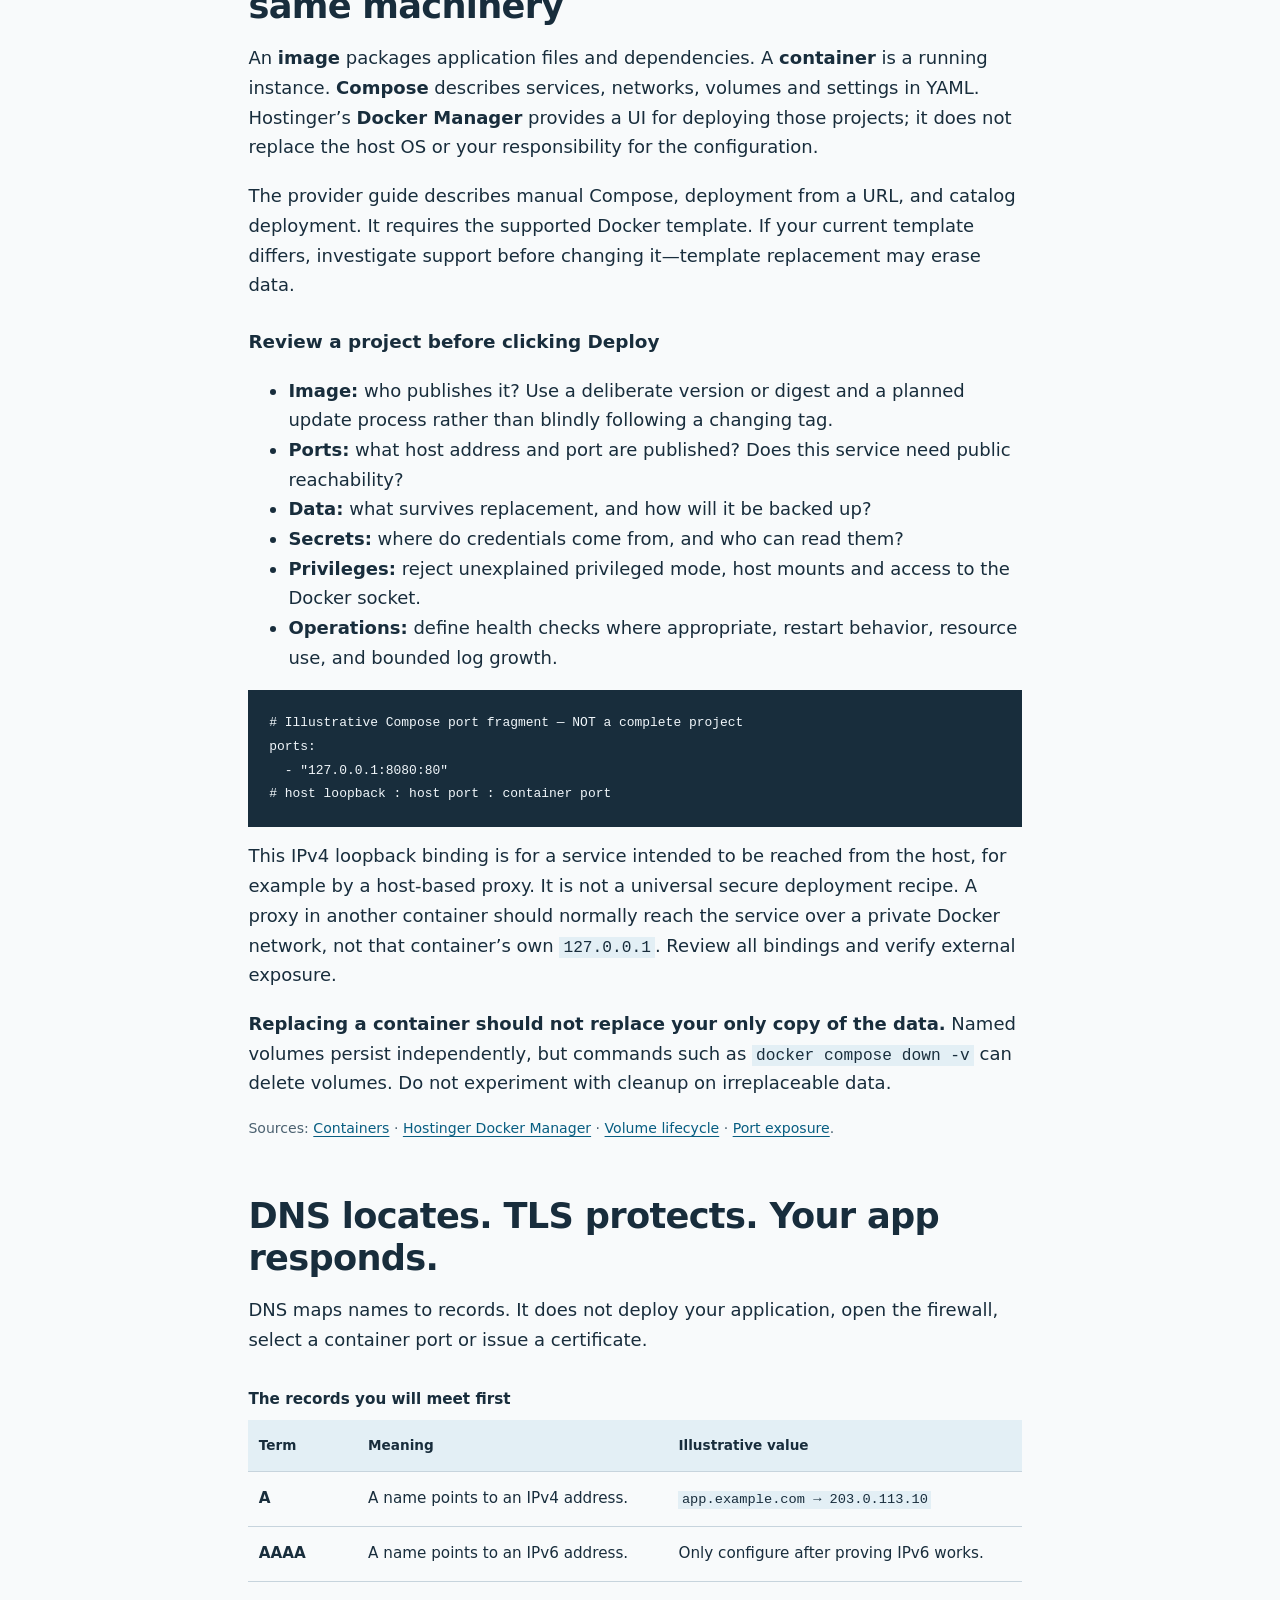
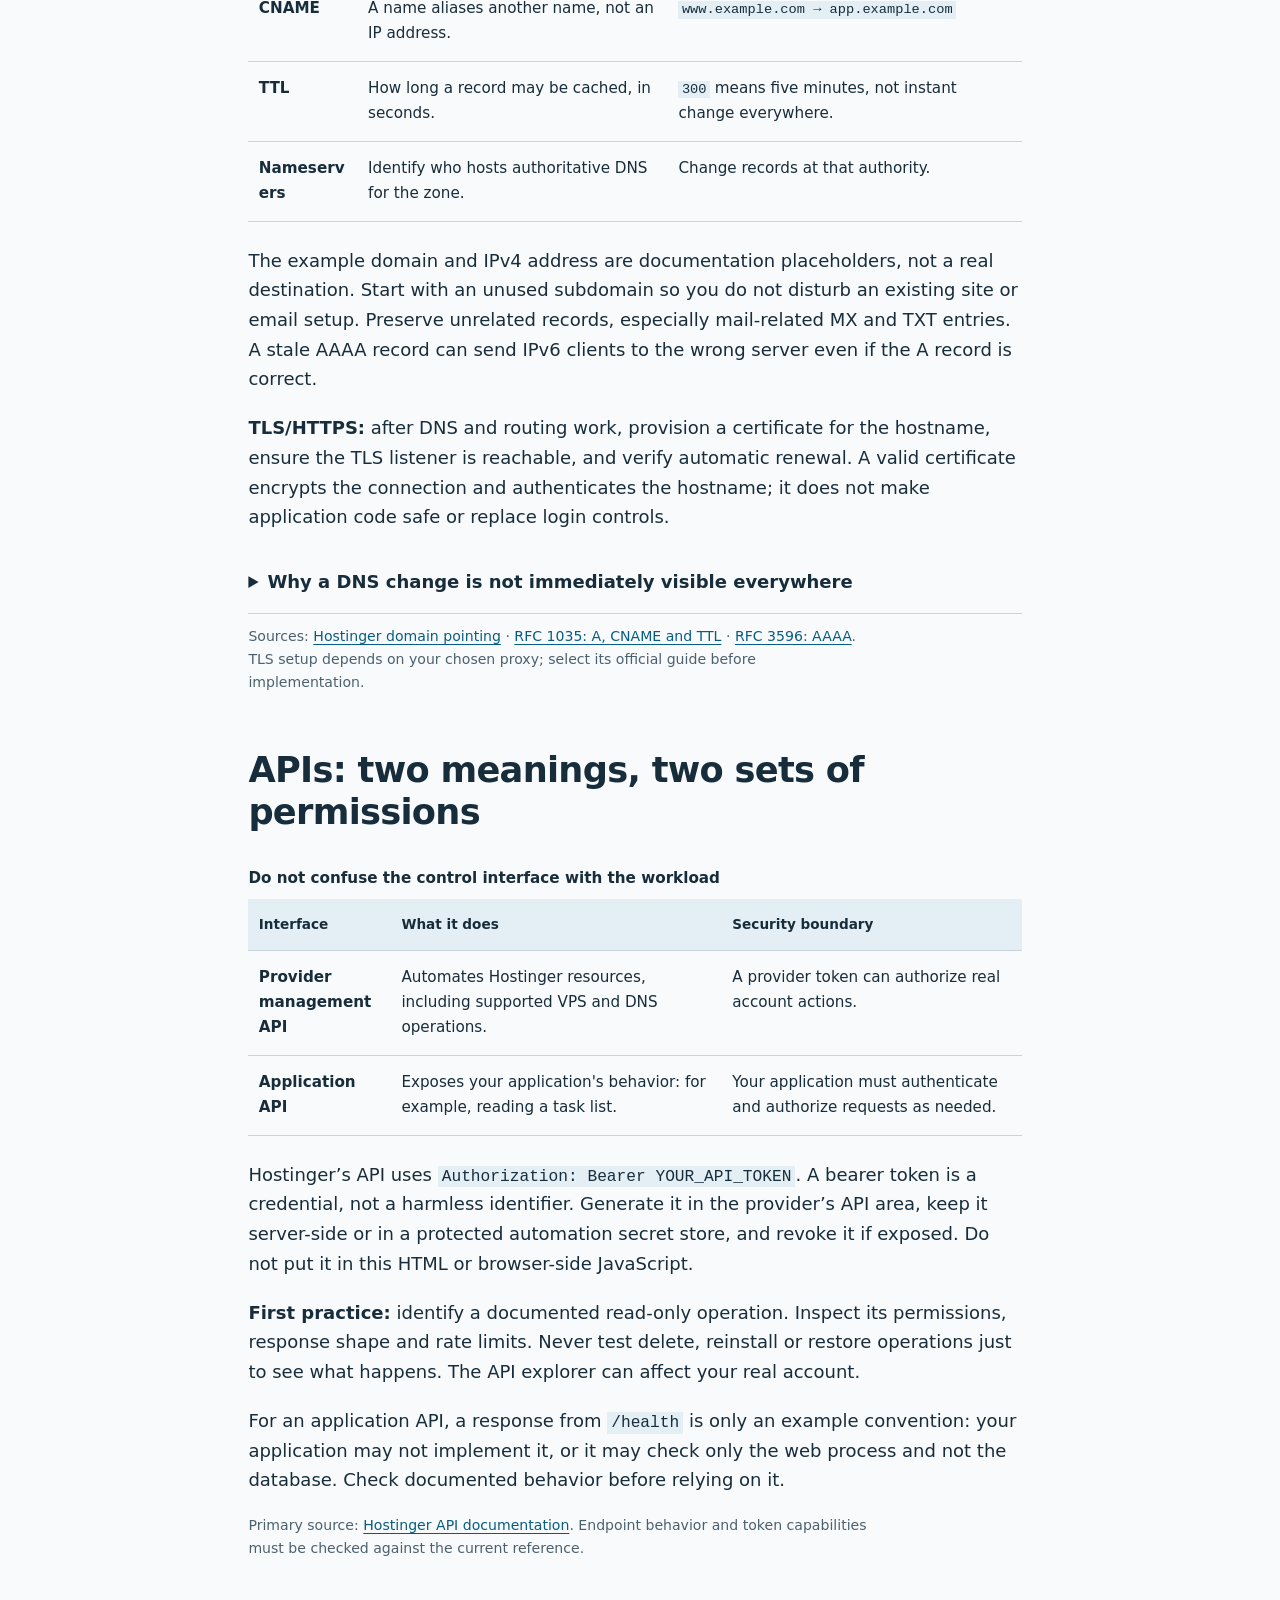
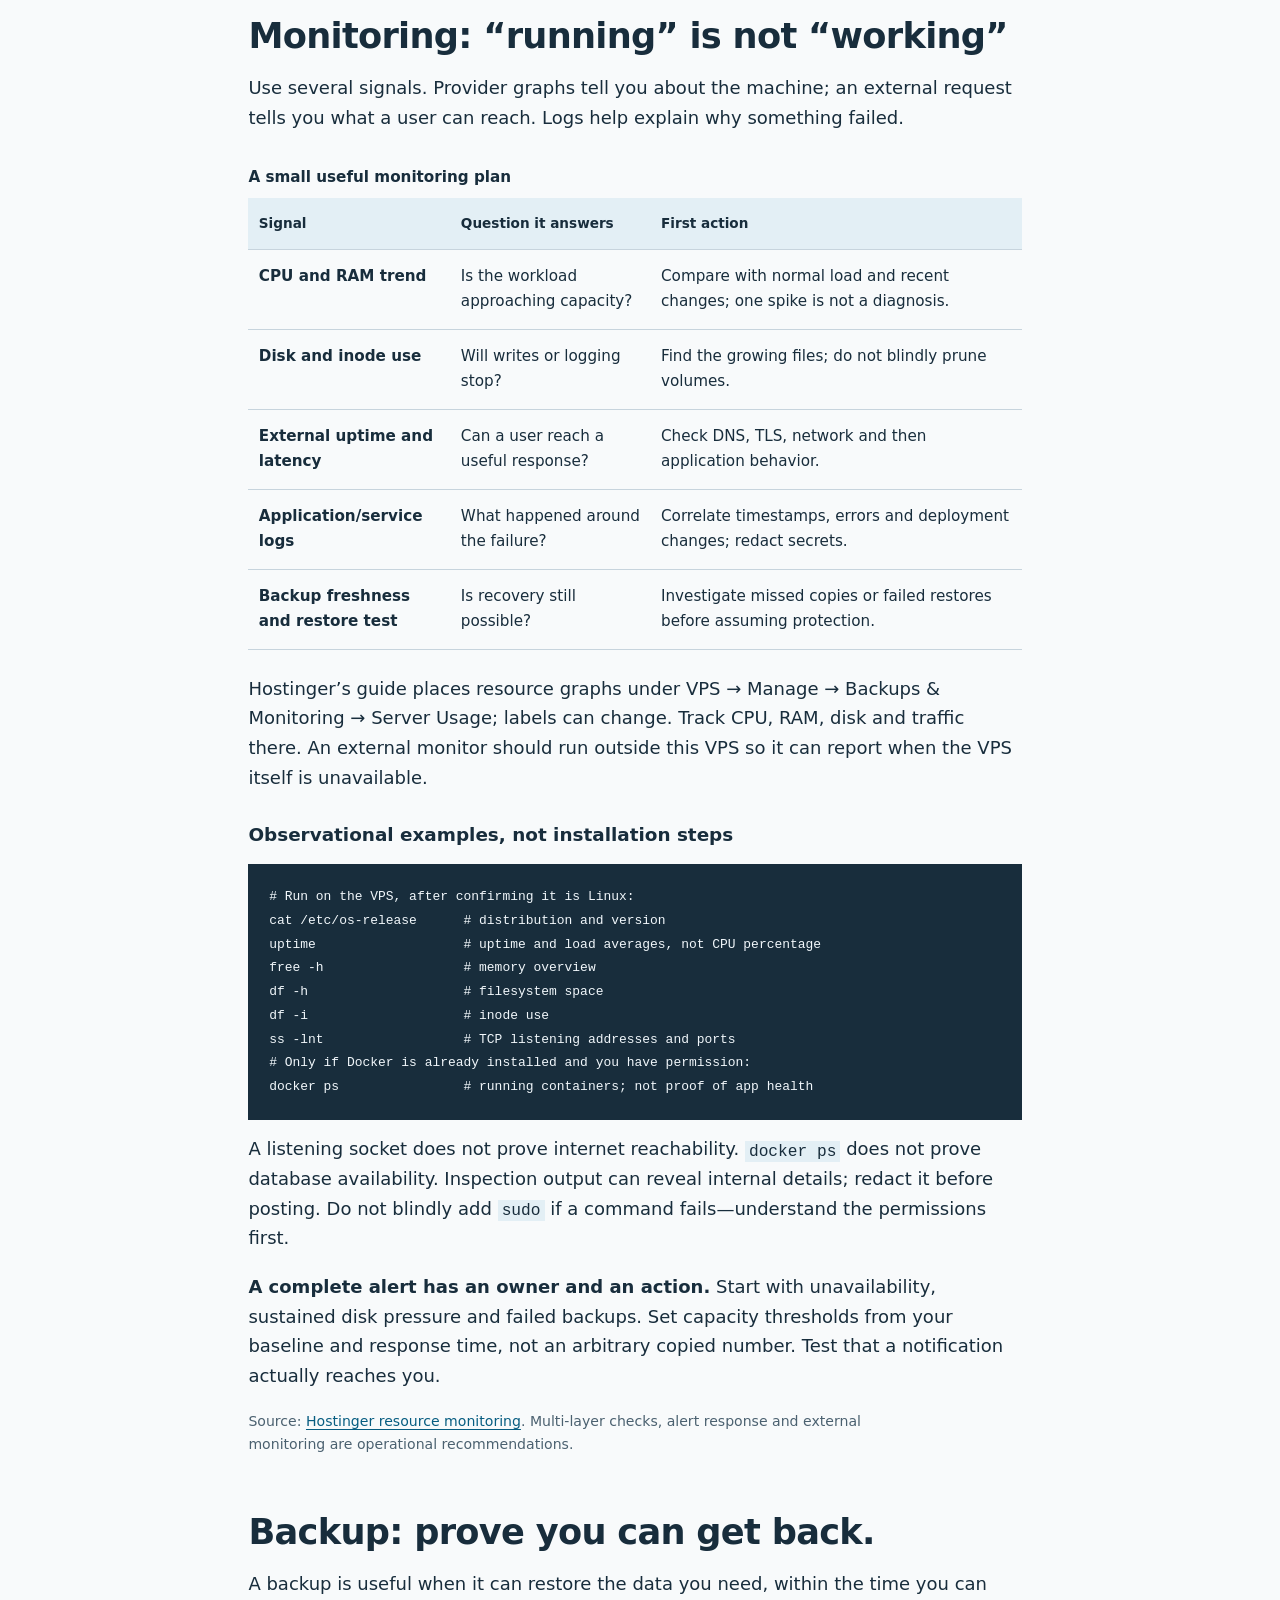
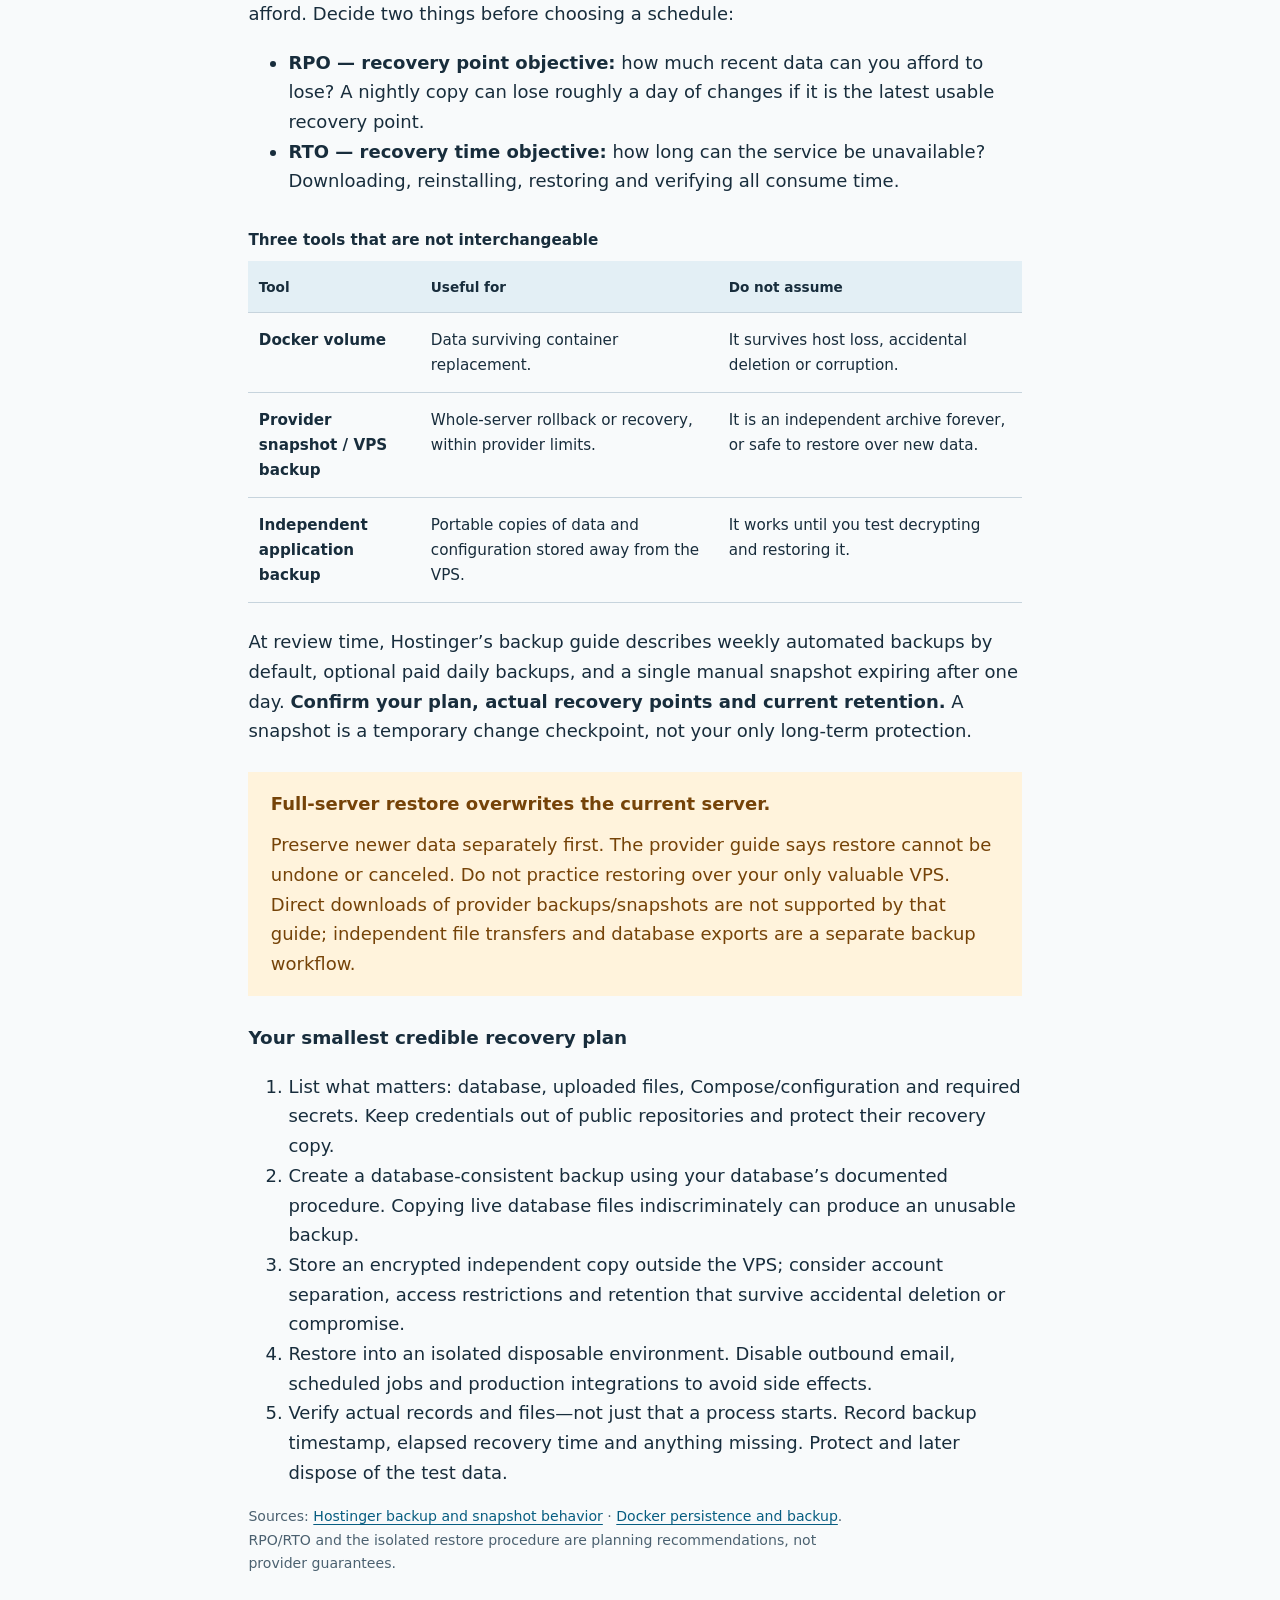
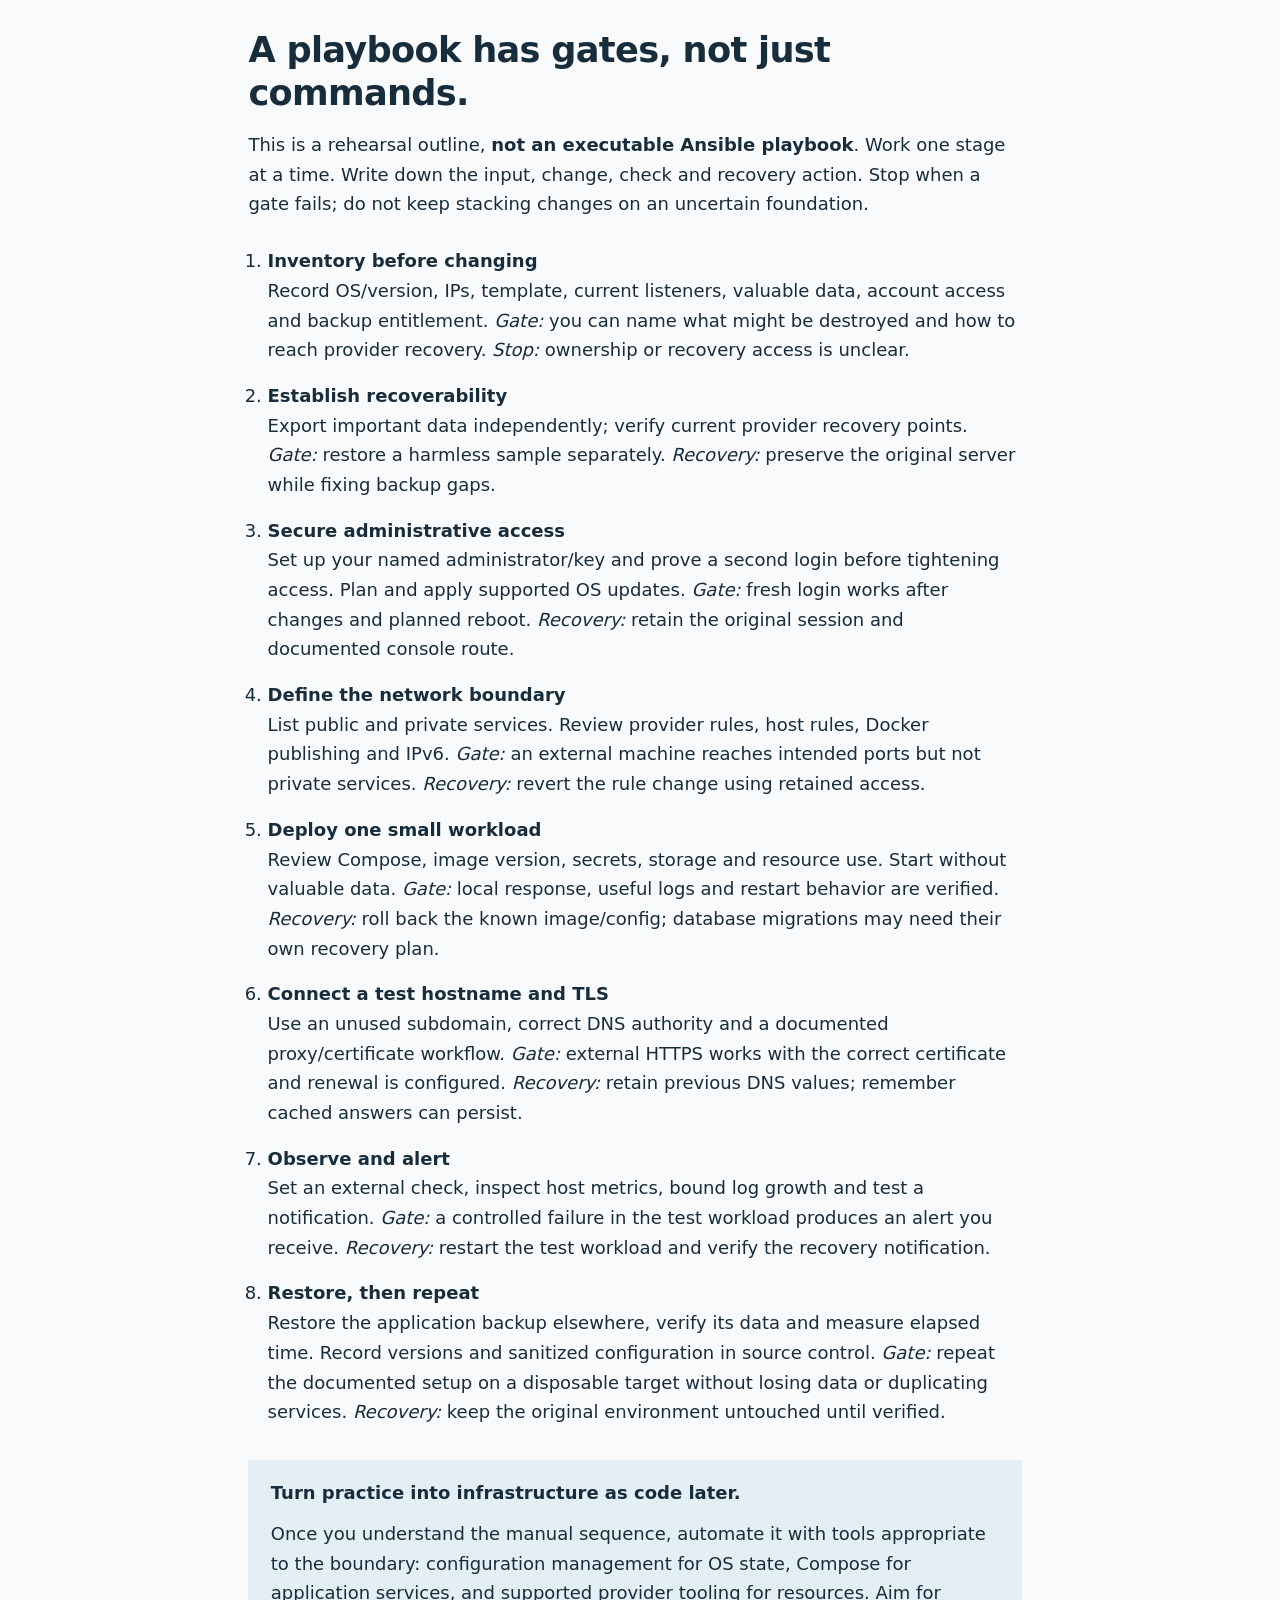
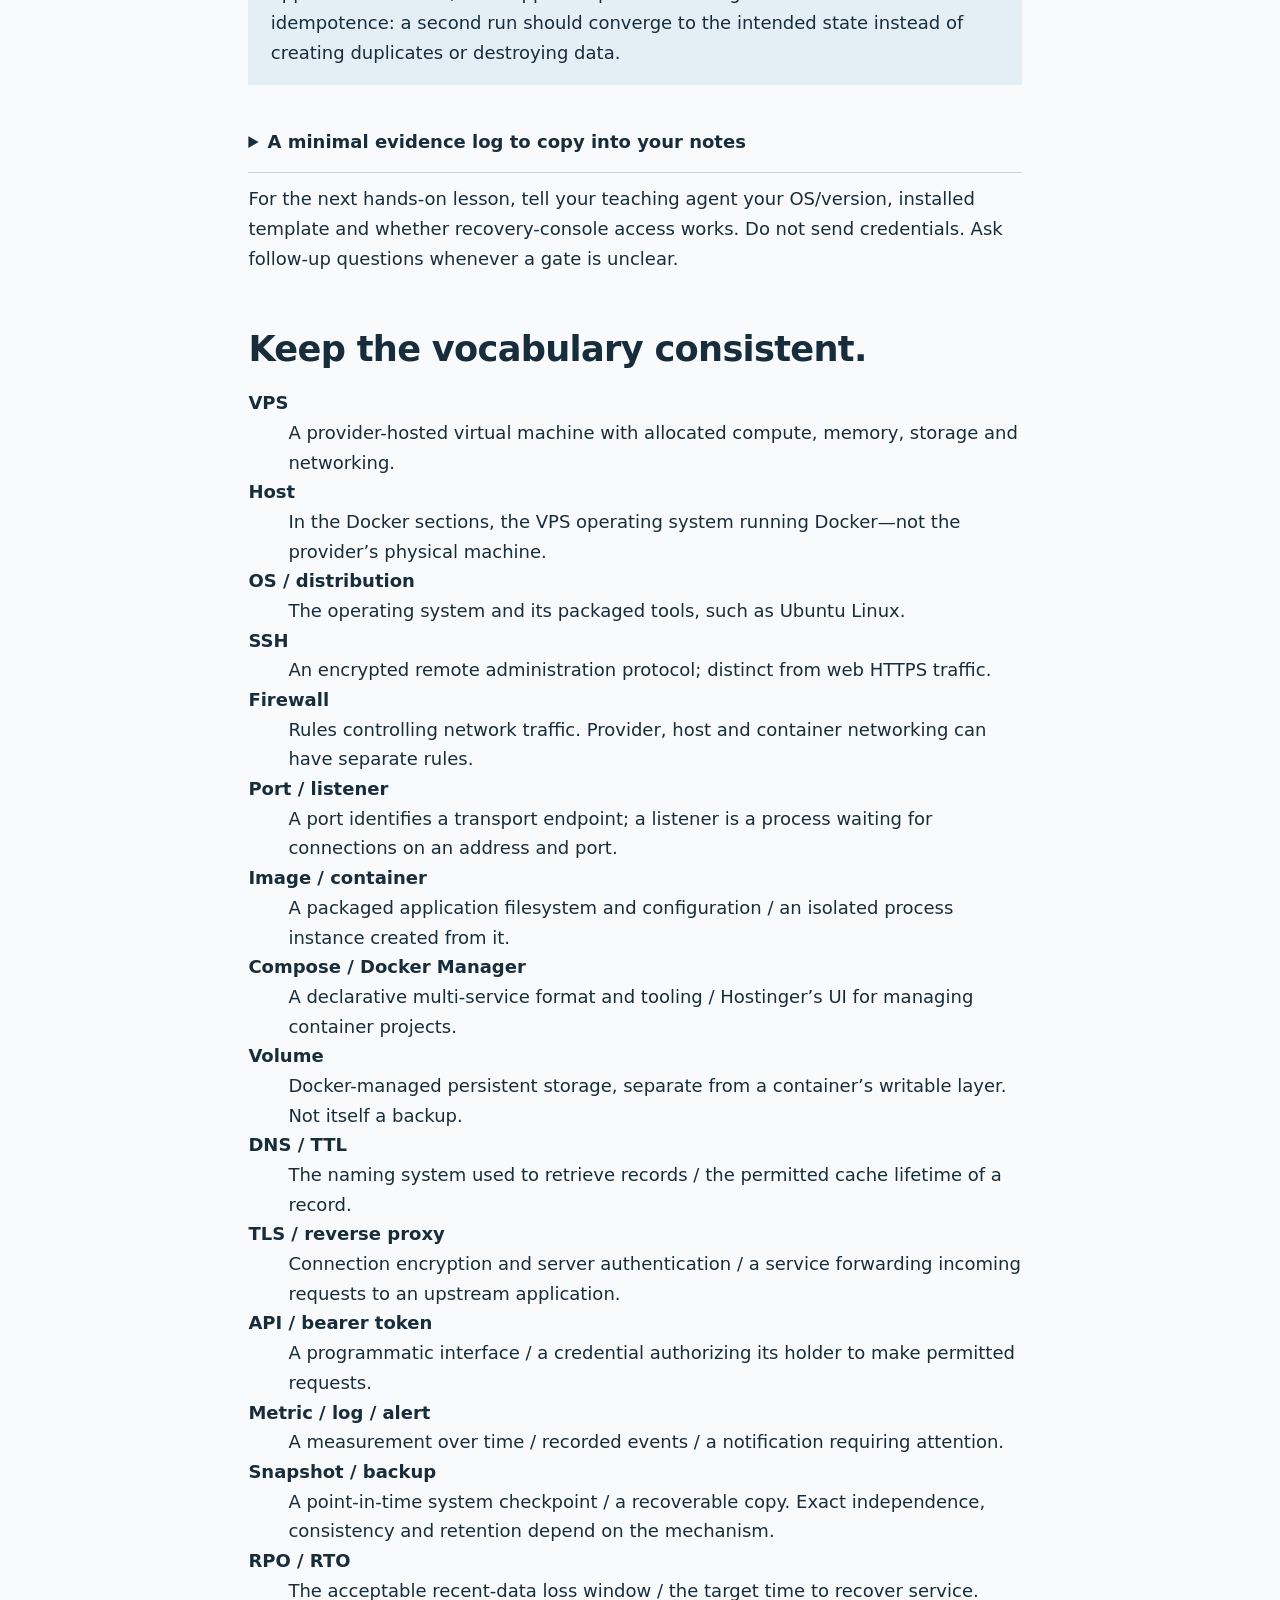
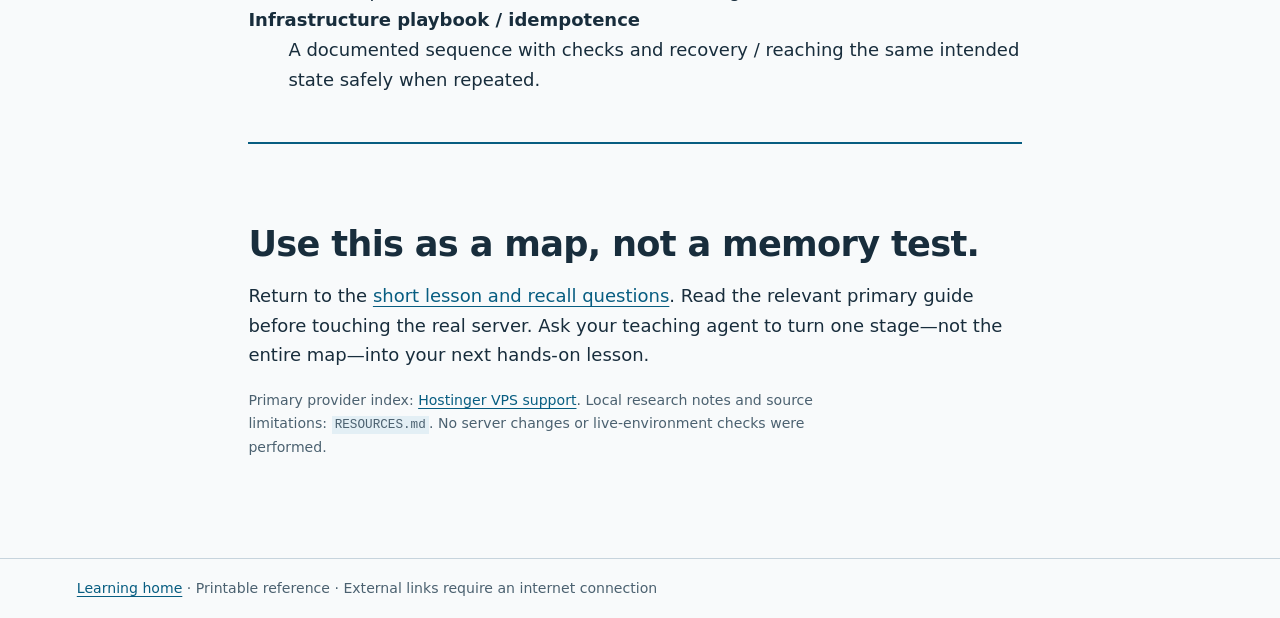
<file: reference/vps-field-guide.html>
<!doctype html>
<html lang="en"><head><meta charset="utf-8"><meta name="viewport" content="width=device-width,initial-scale=1"><title>VPS field guide — Concepts and infrastructure playbook</title><meta name="description" content="A printable beginner reference for VPS security, operating systems, Docker Manager, DNS, APIs, monitoring and backups."><link rel="stylesheet" href="../assets/course.css"><link rel="stylesheet" href="../assets/navigation.css"><script defer src="../assets/navigation.js"></script></head>
<body><a class="skip" href="#main">Skip to guide</a><header class="site-header"><a class="brand" href="../index.html">VPS / Learning workspace</a><nav aria-label="Primary"><a href="../index.html">Home</a><details class="nav-menu"><summary aria-expanded="false">Lessons</summary><ul><li><a href="../lessons/0001-vps-mental-model.html">Lesson 1 · Understand your VPS</a></li><li><a href="../lessons/0002-hermes-agent-setup.html">Lesson 2 · Set up Hermes Agent</a></li><li><a href="../lessons/0003-pi-software-factory.html">Lesson 3 · Run a Pi software factory</a></li><li><a href="../lessons/0004-n8n-vps.html">Lesson 4 · Make one workflow reliable</a></li><li><a href="../lessons/0005-manual-service-setup.html">Lesson 5 · Maintain service versions</a></li><li><a href="../lessons/0006-service-cicd.html">Lesson 6 · Automate the checked path</a></li><li><a href="../lessons/0007-service-recovery.html">Lesson 7 · Prove you can recover</a></li></ul></details><details class="nav-menu"><summary aria-expanded="false">Playbooks</summary><ul><li><a href="pi-factory-playbook.html">Pi factory playbook</a></li><li><a href="hermes-setup-playbook.html">Hermes setup playbook</a></li><li><a href="vps-field-guide.html" aria-current="page">VPS field guide</a></li><li><a href="n8n-vps-playbook.html">n8n VPS playbook</a></li><li><a href="manual-service-playbook.html">Manual service playbook</a></li><li><a href="service-cicd-playbook.html">Service CI/CD playbook</a></li><li><a href="service-recovery-playbook.html">Service recovery playbook</a></li></ul></details></nav></header><div class="site-layout"><details class="sidebar" id="sidebar" open><summary>Learning path</summary><div class="sidebar-content"><nav aria-label="Learning path"><h2>Learning path</h2><ul><li><a href="../index.html#roadmap">Learning roadmap</a></li><li><a href="../lessons/0001-vps-mental-model.html">Understand your VPS</a></li><li><a href="../lessons/0002-hermes-agent-setup.html">Set up Hermes Agent</a></li><li><a href="../lessons/0003-pi-software-factory.html">Run a Pi software factory</a></li><li><a href="pi-factory-playbook.html">Pi factory playbook</a></li><li><a href="hermes-setup-playbook.html">Hermes setup playbook</a></li><li><a href="#playbook">Infrastructure playbook</a></li><li><a href="#glossary">VPS glossary</a></li><li><a href="../lessons/0004-n8n-vps.html">Make one workflow reliable</a></li><li><a href="n8n-vps-playbook.html">n8n VPS playbook</a></li><li><a href="../lessons/0005-manual-service-setup.html">Manual First · Lesson 5</a></li><li><a href="../lessons/0006-service-cicd.html">CI/CD · Lesson 6</a></li><li><a href="../lessons/0007-service-recovery.html">Recovery · Lesson 7</a></li><li><a href="manual-service-playbook.html">Manual service playbook</a></li><li><a href="service-cicd-playbook.html">Service CI/CD playbook</a></li><li><a href="service-recovery-playbook.html">Service recovery playbook</a></li></ul></nav></div></details><main id="main"><h1>The VPS field guide.</h1><p class="lead">Know what each layer does, what can go wrong, and what evidence makes a setup trustworthy.</p><p class="meta">Reference, not a single sitting’s lesson · Browser Print → Save as PDF · Reviewed 2 November 2026</p>
<div class="notice"><strong>Read before acting</strong><p>This guide does not inspect your server. Actual OS, SSH port, template, firewall rules and backup entitlements are unknown. Commands below are observational examples for an Ubuntu/Linux learning environment, not an installation script. Never paste passwords, API tokens or private keys into this page or chat.</p></div>
<section id="os" tabindex="-1"><h2>OS: the foundation you maintain</h2><p>The operating system manages processes, users, memory, disks and networking. A distribution such as Ubuntu or Debian bundles the Linux kernel with packages and maintenance tools. A provider template may add Docker or a control panel on top.</p><div class="table-scroll"><table><caption>Choose for your learning goal</caption><thead><tr><th>Choice</th><th>What you gain</th><th>What you still own</th></tr></thead><tbody><tr><td>Plain supported OS</td><td>A small starting point; learn each service you add.</td><td>Package updates, access control, service setup and recovery.</td></tr><tr><td>Docker template</td><td>Preconfigured container tooling; quicker path to Compose.</td><td>The host OS, image updates, published ports, secrets and data.</td></tr><tr><td>Control-panel template</td><td>A GUI for selected hosting tasks.</td><td>Panel security, licensing if applicable, and everything outside its scope.</td></tr></tbody></table></div><p><strong>Suggested default, not a verified requirement:</strong> a supported Ubuntu LTS release is a reasonable beginner learning target. Confirm the application’s requirements and Hostinger’s current template compatibility first. If your VPS already works, inventory it rather than reinstalling just to match a tutorial.</p><div class="notice"><strong>Reinstall is destructive.</strong><p>Changing the OS/template can permanently erase current data and the manual snapshot. Export important files and application-consistent database backups independently before considering it. A panel or Docker Manager installation is not a reason to blindly replace a live OS.</p></div><p class="sources">Sources: <a href="https://www.hostinger.com/support/8999382-what-vps-operating-system-to-choose-at-hostinger/">OS selection</a> · <a href="https://www.hostinger.com/support/4965922-how-to-change-the-operating-system-of-your-vps-at-hostinger/">OS change and reinstall</a>.</p></section>
<section id="security" tabindex="-1"><h2>Security: reduce who can do what</h2><p>Think in boundaries: provider account → SSH access → host permissions → network listeners → application accounts. Hardening one boundary does not secure the rest.</p><ul><li><strong>Provider account:</strong> enable available multi-factor authentication, secure recovery methods, and protect API tokens. Someone with account access may be able to reset or destroy the server.</li><li><strong>SSH:</strong> use a named administrator and key-based login. Your public key goes on the server; your private key stays private. Check the server’s host-key fingerprint through a trusted provider/recovery channel instead of ignoring identity warnings.</li><li><strong>Least privilege:</strong> use elevated privileges only when necessary. Do not treat membership of the Docker administration group as ordinary unprivileged access.</li><li><strong>Updates:</strong> maintain the host and application/container images. Plan restarts and reboots, then verify services recovered.</li><li><strong>Network:</strong> allow only intended traffic. Usually public web traffic reaches 80/443, administration is restricted, and databases stay private. Your actual requirements may differ.</li><li><strong>Secrets:</strong> keep passwords and tokens out of Git, screenshots, image builds and public frontend bundles. Protect the files or secret store supplying them.</li></ul>
<h3>A safe access-change sequence</h3><ol><li>Confirm provider console or recovery access first.</li><li>Keep the current SSH session open. Prove the new account/key works in a second independent session.</li><li>Check SSH configuration syntax before restarting its service. Account for included configuration snippets, not just the main file.</li><li>After the change, prove a fresh login still works. Only then close the old session.</li><li>When changing firewall rules, permit the actual SSH port/source before applying a restrictive policy. Re-test externally, including IPv6 if enabled.</li></ol><p>On Ubuntu, <code>sudo sshd -t</code> checks syntax; no output and a zero exit status indicate the syntax check passed. <strong>That does not prove you can log in.</strong> This guide deliberately does not give a blanket “disable passwords” or “enable firewall” command.</p><div class="notice"><strong>Docker changes the firewall picture.</strong><p>Published container traffic can bypass ufw’s usual rules. Check host bindings and provider firewall policy, and test allowed and denied connections from another machine. Do not disable Docker’s firewall integration as a shortcut.</p></div><p class="sources">Sources: <a href="https://documentation.ubuntu.com/server/how-to/security/openssh-server/">Ubuntu OpenSSH safety</a> · <a href="https://docs.docker.com/engine/network/packet-filtering-firewalls/">Docker firewall behavior</a>. Least-privilege, account protection and external testing are operational recommendations.</p></section>
<section id="docker" tabindex="-1"><h2>Docker Manager: convenience over the same machinery</h2><p>An <strong>image</strong> packages application files and dependencies. A <strong>container</strong> is a running instance. <strong>Compose</strong> describes services, networks, volumes and settings in YAML. Hostinger’s <strong>Docker Manager</strong> provides a UI for deploying those projects; it does not replace the host OS or your responsibility for the configuration.</p><p>The provider guide describes manual Compose, deployment from a URL, and catalog deployment. It requires the supported Docker template. If your current template differs, investigate support before changing it—template replacement may erase data.</p><h3>Review a project before clicking Deploy</h3><ul><li><strong>Image:</strong> who publishes it? Use a deliberate version or digest and a planned update process rather than blindly following a changing tag.</li><li><strong>Ports:</strong> what host address and port are published? Does this service need public reachability?</li><li><strong>Data:</strong> what survives replacement, and how will it be backed up?</li><li><strong>Secrets:</strong> where do credentials come from, and who can read them?</li><li><strong>Privileges:</strong> reject unexplained privileged mode, host mounts and access to the Docker socket.</li><li><strong>Operations:</strong> define health checks where appropriate, restart behavior, resource use, and bounded log growth.</li></ul><pre><code># Illustrative Compose port fragment — NOT a complete project
ports:
  - "127.0.0.1:8080:80"
# host loopback : host port : container port</code></pre><p>This IPv4 loopback binding is for a service intended to be reached from the host, for example by a host-based proxy. It is not a universal secure deployment recipe. A proxy in another container should normally reach the service over a private Docker network, not that container’s own <code>127.0.0.1</code>. Review all bindings and verify external exposure.</p><p><strong>Replacing a container should not replace your only copy of the data.</strong> Named volumes persist independently, but commands such as <code>docker compose down -v</code> can delete volumes. Do not experiment with cleanup on irreplaceable data.</p><p class="sources">Sources: <a href="https://docs.docker.com/get-started/docker-concepts/the-basics/what-is-a-container/">Containers</a> · <a href="https://www.hostinger.com/support/12040815-how-to-deploy-your-first-container-with-hostinger-docker-manager/">Hostinger Docker Manager</a> · <a href="https://docs.docker.com/engine/storage/volumes/">Volume lifecycle</a> · <a href="https://docs.docker.com/engine/network/packet-filtering-firewalls/">Port exposure</a>.</p></section>
<section id="dns" tabindex="-1"><h2>DNS locates. TLS protects. Your app responds.</h2><p>DNS maps names to records. It does not deploy your application, open the firewall, select a container port or issue a certificate.</p><table><caption>The records you will meet first</caption><thead><tr><th>Term</th><th>Meaning</th><th>Illustrative value</th></tr></thead><tbody><tr><td>A</td><td>A name points to an IPv4 address.</td><td><code>app.example.com → 203.0.113.10</code></td></tr><tr><td>AAAA</td><td>A name points to an IPv6 address.</td><td>Only configure after proving IPv6 works.</td></tr><tr><td>CNAME</td><td>A name aliases another name, not an IP address.</td><td><code>www.example.com → app.example.com</code></td></tr><tr><td>TTL</td><td>How long a record may be cached, in seconds.</td><td><code>300</code> means five minutes, not instant change everywhere.</td></tr><tr><td>Nameservers</td><td>Identify who hosts authoritative DNS for the zone.</td><td>Change records at that authority.</td></tr></tbody></table><p>The example domain and IPv4 address are documentation placeholders, not a real destination. Start with an unused subdomain so you do not disturb an existing site or email setup. Preserve unrelated records, especially mail-related MX and TXT entries. A stale AAAA record can send IPv6 clients to the wrong server even if the A record is correct.</p><p><strong>TLS/HTTPS:</strong> after DNS and routing work, provision a certificate for the hostname, ensure the TLS listener is reachable, and verify automatic renewal. A valid certificate encrypts the connection and authenticates the hostname; it does not make application code safe or replace login controls.</p><details><summary>Why a DNS change is not immediately visible everywhere</summary><p>Resolvers may still hold old answers until their previous TTL expires. Editing the TTL now does not shorten copies already cached under the old TTL. Check authoritative answers as well as a client resolver before repeatedly editing records.</p></details><p class="sources">Sources: <a href="https://www.hostinger.com/support/1583227-how-to-point-a-domain-to-your-vps-at-hostinger/">Hostinger domain pointing</a> · <a href="https://www.rfc-editor.org/rfc/rfc1035">RFC 1035: A, CNAME and TTL</a> · <a href="https://www.rfc-editor.org/rfc/rfc3596#section-2">RFC 3596: AAAA</a>. TLS setup depends on your chosen proxy; select its official guide before implementation.</p></section>
<section id="api" tabindex="-1"><h2>APIs: two meanings, two sets of permissions</h2><table><caption>Do not confuse the control interface with the workload</caption><thead><tr><th>Interface</th><th>What it does</th><th>Security boundary</th></tr></thead><tbody><tr><td>Provider management API</td><td>Automates Hostinger resources, including supported VPS and DNS operations.</td><td>A provider token can authorize real account actions.</td></tr><tr><td>Application API</td><td>Exposes your application's behavior: for example, reading a task list.</td><td>Your application must authenticate and authorize requests as needed.</td></tr></tbody></table><p>Hostinger’s API uses <code>Authorization: Bearer YOUR_API_TOKEN</code>. A bearer token is a credential, not a harmless identifier. Generate it in the provider’s API area, keep it server-side or in a protected automation secret store, and revoke it if exposed. Do not put it in this HTML or browser-side JavaScript.</p><p><strong>First practice:</strong> identify a documented read-only operation. Inspect its permissions, response shape and rate limits. Never test delete, reinstall or restore operations just to see what happens. The API explorer can affect your real account.</p><p>For an application API, a response from <code>/health</code> is only an example convention: your application may not implement it, or it may check only the web process and not the database. Check documented behavior before relying on it.</p><p class="sources">Primary source: <a href="https://developers.hostinger.com/">Hostinger API documentation</a>. Endpoint behavior and token capabilities must be checked against the current reference.</p></section>
<section id="monitoring" tabindex="-1"><h2>Monitoring: “running” is not “working”</h2><p>Use several signals. Provider graphs tell you about the machine; an external request tells you what a user can reach. Logs help explain why something failed.</p><table><caption>A small useful monitoring plan</caption><thead><tr><th>Signal</th><th>Question it answers</th><th>First action</th></tr></thead><tbody><tr><td>CPU and RAM trend</td><td>Is the workload approaching capacity?</td><td>Compare with normal load and recent changes; one spike is not a diagnosis.</td></tr><tr><td>Disk and inode use</td><td>Will writes or logging stop?</td><td>Find the growing files; do not blindly prune volumes.</td></tr><tr><td>External uptime and latency</td><td>Can a user reach a useful response?</td><td>Check DNS, TLS, network and then application behavior.</td></tr><tr><td>Application/service logs</td><td>What happened around the failure?</td><td>Correlate timestamps, errors and deployment changes; redact secrets.</td></tr><tr><td>Backup freshness and restore test</td><td>Is recovery still possible?</td><td>Investigate missed copies or failed restores before assuming protection.</td></tr></tbody></table><p>Hostinger’s guide places resource graphs under VPS → Manage → Backups &amp; Monitoring → Server Usage; labels can change. Track CPU, RAM, disk and traffic there. An external monitor should run outside this VPS so it can report when the VPS itself is unavailable.</p><h3>Observational examples, not installation steps</h3><pre><code># Run on the VPS, after confirming it is Linux:
cat /etc/os-release      # distribution and version
uptime                   # uptime and load averages, not CPU percentage
free -h                  # memory overview
df -h                    # filesystem space
df -i                    # inode use
ss -lnt                  # TCP listening addresses and ports
# Only if Docker is already installed and you have permission:
docker ps                # running containers; not proof of app health</code></pre><p>A listening socket does not prove internet reachability. <code>docker ps</code> does not prove database availability. Inspection output can reveal internal details; redact it before posting. Do not blindly add <code>sudo</code> if a command fails—understand the permissions first.</p><p><strong>A complete alert has an owner and an action.</strong> Start with unavailability, sustained disk pressure and failed backups. Set capacity thresholds from your baseline and response time, not an arbitrary copied number. Test that a notification actually reaches you.</p><p class="sources">Source: <a href="https://www.hostinger.com/support/4725768-how-to-check-vps-resources-usage-at-hostinger/">Hostinger resource monitoring</a>. Multi-layer checks, alert response and external monitoring are operational recommendations.</p></section>
<section id="backup" tabindex="-1"><h2>Backup: prove you can get back.</h2><p>A backup is useful when it can restore the data you need, within the time you can afford. Decide two things before choosing a schedule:</p><ul><li><strong>RPO — recovery point objective:</strong> how much recent data can you afford to lose? A nightly copy can lose roughly a day of changes if it is the latest usable recovery point.</li><li><strong>RTO — recovery time objective:</strong> how long can the service be unavailable? Downloading, reinstalling, restoring and verifying all consume time.</li></ul><table><caption>Three tools that are not interchangeable</caption><thead><tr><th>Tool</th><th>Useful for</th><th>Do not assume</th></tr></thead><tbody><tr><td>Docker volume</td><td>Data surviving container replacement.</td><td>It survives host loss, accidental deletion or corruption.</td></tr><tr><td>Provider snapshot / VPS backup</td><td>Whole-server rollback or recovery, within provider limits.</td><td>It is an independent archive forever, or safe to restore over new data.</td></tr><tr><td>Independent application backup</td><td>Portable copies of data and configuration stored away from the VPS.</td><td>It works until you test decrypting and restoring it.</td></tr></tbody></table><p>At review time, Hostinger’s backup guide describes weekly automated backups by default, optional paid daily backups, and a single manual snapshot expiring after one day. <strong>Confirm your plan, actual recovery points and current retention.</strong> A snapshot is a temporary change checkpoint, not your only long-term protection.</p><div class="notice"><strong>Full-server restore overwrites the current server.</strong><p>Preserve newer data separately first. The provider guide says restore cannot be undone or canceled. Do not practice restoring over your only valuable VPS. Direct downloads of provider backups/snapshots are not supported by that guide; independent file transfers and database exports are a separate backup workflow.</p></div><h3>Your smallest credible recovery plan</h3><ol><li>List what matters: database, uploaded files, Compose/configuration and required secrets. Keep credentials out of public repositories and protect their recovery copy.</li><li>Create a database-consistent backup using your database’s documented procedure. Copying live database files indiscriminately can produce an unusable backup.</li><li>Store an encrypted independent copy outside the VPS; consider account separation, access restrictions and retention that survive accidental deletion or compromise.</li><li>Restore into an isolated disposable environment. Disable outbound email, scheduled jobs and production integrations to avoid side effects.</li><li>Verify actual records and files—not just that a process starts. Record backup timestamp, elapsed recovery time and anything missing. Protect and later dispose of the test data.</li></ol><p class="sources">Sources: <a href="https://www.hostinger.com/support/1583232-how-to-back-up-or-restore-a-hostinger-vps/">Hostinger backup and snapshot behavior</a> · <a href="https://docs.docker.com/engine/storage/volumes/">Docker persistence and backup</a>. RPO/RTO and the isolated restore procedure are planning recommendations, not provider guarantees.</p></section>
<section id="playbook" tabindex="-1"><h2>A playbook has gates, not just commands.</h2><p>This is a rehearsal outline, <strong>not an executable Ansible playbook</strong>. Work one stage at a time. Write down the input, change, check and recovery action. Stop when a gate fails; do not keep stacking changes on an uncertain foundation.</p><ol class="checklist"><li><strong>Inventory before changing</strong>Record OS/version, IPs, template, current listeners, valuable data, account access and backup entitlement. <em>Gate:</em> you can name what might be destroyed and how to reach provider recovery. <em>Stop:</em> ownership or recovery access is unclear.</li><li><strong>Establish recoverability</strong>Export important data independently; verify current provider recovery points. <em>Gate:</em> restore a harmless sample separately. <em>Recovery:</em> preserve the original server while fixing backup gaps.</li><li><strong>Secure administrative access</strong>Set up your named administrator/key and prove a second login before tightening access. Plan and apply supported OS updates. <em>Gate:</em> fresh login works after changes and planned reboot. <em>Recovery:</em> retain the original session and documented console route.</li><li><strong>Define the network boundary</strong>List public and private services. Review provider rules, host rules, Docker publishing and IPv6. <em>Gate:</em> an external machine reaches intended ports but not private services. <em>Recovery:</em> revert the rule change using retained access.</li><li><strong>Deploy one small workload</strong>Review Compose, image version, secrets, storage and resource use. Start without valuable data. <em>Gate:</em> local response, useful logs and restart behavior are verified. <em>Recovery:</em> roll back the known image/config; database migrations may need their own recovery plan.</li><li><strong>Connect a test hostname and TLS</strong>Use an unused subdomain, correct DNS authority and a documented proxy/certificate workflow. <em>Gate:</em> external HTTPS works with the correct certificate and renewal is configured. <em>Recovery:</em> retain previous DNS values; remember cached answers can persist.</li><li><strong>Observe and alert</strong>Set an external check, inspect host metrics, bound log growth and test a notification. <em>Gate:</em> a controlled failure in the test workload produces an alert you receive. <em>Recovery:</em> restart the test workload and verify the recovery notification.</li><li><strong>Restore, then repeat</strong>Restore the application backup elsewhere, verify its data and measure elapsed time. Record versions and sanitized configuration in source control. <em>Gate:</em> repeat the documented setup on a disposable target without losing data or duplicating services. <em>Recovery:</em> keep the original environment untouched until verified.</li></ol><div class="note"><strong>Turn practice into infrastructure as code later.</strong><p>Once you understand the manual sequence, automate it with tools appropriate to the boundary: configuration management for OS state, Compose for application services, and supported provider tooling for resources. Aim for idempotence: a second run should converge to the intended state instead of creating duplicates or destroying data.</p></div><details><summary>A minimal evidence log to copy into your notes</summary><pre><code>Target / date:
Goal and assumptions:
Current state and version:
Planned change:
Data at risk:
Recovery method verified:
Check performed and actual result:
Rollback / restore result:
What I can now explain without notes:</code></pre></details><p>For the next hands-on lesson, tell your teaching agent your OS/version, installed template and whether recovery-console access works. Do not send credentials. Ask follow-up questions whenever a gate is unclear.</p></section>
<section id="glossary" tabindex="-1"><h2>Keep the vocabulary consistent.</h2><dl><dt><strong>VPS</strong></dt><dd>A provider-hosted virtual machine with allocated compute, memory, storage and networking.</dd><dt><strong>Host</strong></dt><dd>In the Docker sections, the VPS operating system running Docker—not the provider’s physical machine.</dd><dt><strong>OS / distribution</strong></dt><dd>The operating system and its packaged tools, such as Ubuntu Linux.</dd><dt><strong>SSH</strong></dt><dd>An encrypted remote administration protocol; distinct from web HTTPS traffic.</dd><dt><strong>Firewall</strong></dt><dd>Rules controlling network traffic. Provider, host and container networking can have separate rules.</dd><dt><strong>Port / listener</strong></dt><dd>A port identifies a transport endpoint; a listener is a process waiting for connections on an address and port.</dd><dt><strong>Image / container</strong></dt><dd>A packaged application filesystem and configuration / an isolated process instance created from it.</dd><dt><strong>Compose / Docker Manager</strong></dt><dd>A declarative multi-service format and tooling / Hostinger’s UI for managing container projects.</dd><dt><strong>Volume</strong></dt><dd>Docker-managed persistent storage, separate from a container’s writable layer. Not itself a backup.</dd><dt><strong>DNS / TTL</strong></dt><dd>The naming system used to retrieve records / the permitted cache lifetime of a record.</dd><dt><strong>TLS / reverse proxy</strong></dt><dd>Connection encryption and server authentication / a service forwarding incoming requests to an upstream application.</dd><dt><strong>API / bearer token</strong></dt><dd>A programmatic interface / a credential authorizing its holder to make permitted requests.</dd><dt><strong>Metric / log / alert</strong></dt><dd>A measurement over time / recorded events / a notification requiring attention.</dd><dt><strong>Snapshot / backup</strong></dt><dd>A point-in-time system checkpoint / a recoverable copy. Exact independence, consistency and retention depend on the mechanism.</dd><dt><strong>RPO / RTO</strong></dt><dd>The acceptable recent-data loss window / the target time to recover service.</dd><dt><strong>Infrastructure playbook / idempotence</strong></dt><dd>A documented sequence with checks and recovery / reaching the same intended state safely when repeated.</dd></dl></section>
<section class="end"><h2>Use this as a map, not a memory test.</h2><p>Return to the <a href="../lessons/0001-vps-mental-model.html">short lesson and recall questions</a>. Read the relevant primary guide before touching the real server. Ask your teaching agent to turn one stage—not the entire map—into your next hands-on lesson.</p><p class="sources">Primary provider index: <a href="https://www.hostinger.com/support/vps/">Hostinger VPS support</a>. Local research notes and source limitations: <code>RESOURCES.md</code>. No server changes or live-environment checks were performed.</p></section></main><details class="sidebar contents-rail" id="page-contents" open><summary>On this page</summary><div class="sidebar-content"><nav aria-label="Table of contents"><h2>On this page</h2><ol><li><a href="#os">OS</a></li><li><a href="#security">Security</a></li><li><a href="#docker">Docker Manager</a></li><li><a href="#dns">DNS + TLS</a></li><li><a href="#api">APIs</a></li><li><a href="#monitoring">Monitoring</a></li><li><a href="#backup">Backups</a></li><li><a href="#playbook">Playbook</a></li><li><a href="#glossary">Glossary</a></li></ol></nav></div></details></div><footer><a href="../index.html">Learning home</a> · Printable reference · External links require an internet connection</footer></body></html>
</file>
<file: assets/course.css>
:root{color-scheme:light;--paper:#f8fafb;--ink:#182d3c;--muted:#4b6170;--line:#c7d4dd;--accent:#075d81;--wash:#e3eff5;--warn:#754308;--warn-bg:#fff3dc;--good:#14583b}*{box-sizing:border-box}html{scroll-behavior:smooth;scroll-padding-top:2rem}body{margin:0;background:var(--paper);color:var(--ink);font:18px/1.65 system-ui,-apple-system,BlinkMacSystemFont,"Segoe UI",sans-serif}a{color:var(--accent);text-underline-offset:.2em}a:hover{text-decoration-thickness:2px}::selection{background:#bddcea;color:var(--ink)}:focus-visible{outline:3px solid var(--accent);outline-offset:5px}header,footer{padding:1.1rem max(6vw,1rem);border-bottom:1px solid var(--line)}header{display:flex;justify-content:space-between;gap:1rem;flex-wrap:wrap}header a{font-size:.9rem}header strong{font-weight:750}main{max-width:1120px;margin:auto;padding:3rem max(4vw,1rem) 5rem}h1{font-size:clamp(2.4rem,6vw,4.6rem);line-height:1.06;letter-spacing:-.035em;max-width:18ch;margin:0 0 1.5rem;text-wrap:balance}h2{font-size:clamp(1.65rem,3vw,2.2rem);line-height:1.2;margin:3.4rem 0 1rem;letter-spacing:-.02em}h3{font-size:1.15rem;margin:1.7rem 0 .6rem}p,li{max-width:70ch}p{margin:.7rem 0 1.2rem}.lead{font-size:1.25rem;color:var(--muted);max-width:58ch}.meta,.sources,footer{font-size:.88rem;color:var(--muted)}nav.contents{border-block:1px solid var(--line);padding:1rem 0;margin:2rem 0}nav.contents ol{display:flex;gap:.5rem 1.5rem;flex-wrap:wrap;margin:0;padding-left:1.5rem}nav.contents li{padding-right:.6rem}section{scroll-margin-top:2rem}article{max-width:75ch}.split{display:grid;grid-template-columns:minmax(0,2fr) minmax(220px,1fr);gap:3rem}.aside{border-top:2px solid var(--accent);padding-top:1rem;align-self:start}.aside h2{margin-top:0;font-size:1.25rem}.notice{background:var(--warn-bg);color:var(--warn);padding:1.1rem 1.4rem;margin:1.6rem 0;max-width:75ch}.note{background:var(--wash);padding:1.1rem 1.4rem;margin:1.6rem 0;max-width:75ch}.notice p:last-child,.note p:last-child{margin-bottom:0}code{font: .9em/1.5 ui-monospace,SFMono-Regular,Consolas,monospace;background:var(--wash);padding:.1em .25em;overflow-wrap:anywhere}pre{background:#182d3c;color:#f1f7fb;padding:1.3rem;overflow:auto;max-width:100%;font-size:.9rem}pre code{background:none;color:inherit;padding:0;overflow-wrap:normal}table{border-collapse:collapse;width:100%;font-size:.95rem;margin:1.5rem 0}th,td{text-align:left;vertical-align:top;padding:.9rem .65rem;border-bottom:1px solid var(--line)}th{background:var(--wash);font-size:.85rem}td:first-child{font-weight:650}caption{text-align:left;font-weight:650;padding:.5rem 0}.table-scroll{overflow:auto}.route{list-style:none;padding:0;display:grid;grid-template-columns:repeat(4,1fr);gap:0;margin:2rem 0;border:1px solid var(--line)}.route li{padding:1rem;border-right:1px solid var(--line);background:white}.route li:last-child{border:0}.route strong,.route span{display:block}.route span{font-size:.86rem;color:var(--muted)}.reading-list{list-style:none;padding:0}.reading-list li{padding:1.5rem 0;border-bottom:1px solid var(--line)}.reading-list a{font-size:1.35rem;font-weight:700}.reading-list p{margin:.4rem 0}.quiz{border-block:1px solid var(--line);padding:1.4rem 0;margin:2rem 0}fieldset{border:0;padding:0;margin:0 0 1rem;min-width:0}legend{font-weight:700;margin-bottom:.8rem;max-width:65ch}.quiz label{display:flex;align-items:baseline;gap:.7rem;padding:.65rem .8rem;margin:.35rem 0;background:white;border:1px solid var(--line);cursor:pointer;max-width:65ch}.quiz label:has(input:checked){border-color:var(--accent);background:var(--wash)}input{accent-color:var(--accent)}button,.button{font:inherit;font-weight:650;border:1px solid var(--accent);background:var(--accent);color:white;padding:.65rem 1rem;cursor:pointer;text-decoration:none;display:inline-block}button:hover,.button:hover{background:#034465}button.secondary{background:transparent;color:var(--accent)}.feedback{min-height:1.8rem;max-width:65ch;font-weight:600}.feedback[data-result=correct]{color:var(--good)}.feedback[data-result=incorrect]{color:var(--warn)}details{border-bottom:1px solid var(--line);padding:1rem 0;max-width:75ch}summary{cursor:pointer;font-weight:650}summary:hover{color:var(--accent)}.checklist{padding-left:1.2rem}.checklist li{padding:.5rem 0}.checklist strong{display:block}.end{margin-top:3rem;border-top:2px solid var(--accent);padding-top:1.5rem}footer{border-top:1px solid var(--line);border-bottom:0}small{font-size:.85em}.skip{position:absolute;top:-100px;left:1rem;background:white;padding:.5rem;z-index:5}.skip:focus{top:1rem}noscript{display:block;background:var(--warn-bg);padding:1rem}@media(max-width:700px){body{font-size:17px}.split{grid-template-columns:1fr;gap:1.5rem}main{padding-top:2rem}.route{grid-template-columns:1fr 1fr}.route li{border-bottom:1px solid var(--line)}.route li:nth-child(2){border-right:0}th,td{padding:.7rem .4rem}h1{max-width:100%}}@media(prefers-reduced-motion:reduce){html{scroll-behavior:auto}}@media print{@page{margin:18mm}body{background:white;color:#000;font-size:10.5pt}header,.skip,button,.button,.quiz label,input,nav.contents{display:none}main{padding:0;max-width:none}h1{font-size:28pt;max-width:100%}h2{font-size:17pt;break-after:avoid}h3,legend{break-after:avoid}p,li{max-width:none}.split{display:block}.aside{margin-top:1rem}.notice,.note,pre{background:white;color:#000;border:1px solid #777}a{color:#000}pre{white-space:pre-wrap}tr,.quiz,.notice,.note{break-inside:avoid}.route{display:block}.route li{border-bottom:1px solid #aaa}.sources a{overflow-wrap:anywhere}footer{padding:.5rem 0}.feedback{display:none}details:not([open])>*:not(summary){display:block}details{break-inside:avoid}}
</file>
<file: assets/navigation.css>
/* Shared navigation preserves the field manual's existing reading styles. */
html { --header-height: 72px; scroll-padding-top: calc(var(--header-height) + 1rem); }
.site-header {
  align-items: center;
  padding: .65rem clamp(1rem, 3vw, 3rem);
  background: var(--paper);
}
.site-header .brand { font-size: 1rem; font-weight: 750; text-decoration: none; }
.site-header nav { display: flex; flex-wrap: wrap; gap: .25rem; }
.site-header nav a {
  display: inline-flex;
  align-items: center;
  min-height: 44px;
  padding: .45rem .8rem;
  text-decoration: none;
}
.site-header a[aria-current="page"] { background: var(--wash); font-weight: 700; }
.site-header nav a:hover, .sidebar a:hover { background: var(--wash); }
.site-header .nav-menu { position: relative; }
.site-header .nav-menu > summary {
  display: inline-flex;
  align-items: center;
  min-height: 44px;
  padding: .45rem .8rem;
  cursor: pointer;
  list-style: none;
}
.site-header .nav-menu > summary::-webkit-details-marker { display: none; }
.site-header .nav-menu > summary::marker { content: ''; }
.site-header .nav-menu > summary::after { content: '▾'; margin-left: .4rem; font-size: .7em; }
.site-header .nav-menu[open] > summary { background: var(--wash); font-weight: 700; }
.site-header .nav-menu ul {
  position: absolute;
  left: auto;
  right: 0;
  top: 100%;
  z-index: 3;
  min-width: 17rem;
  max-width: calc(100vw - 2rem);
  margin: 0;
  padding: .35rem 0;
  list-style: none;
  background: var(--paper);
  border: 1px solid var(--line);
}
.site-header .nav-menu ul a { display: flex; white-space: nowrap; }
@media print { .site-header .nav-menu ul { display: none; } }
.site-layout { max-width: 1680px; margin-inline: auto; display: grid; }
.site-layout > #sidebar { order: 0; }
.site-layout > .contents-rail { order: 1; }
.site-layout > main { order: 2; }
.site-layout main { width: 100%; min-width: 0; }
.sidebar {
  max-width: none;
  padding: 0;
  border-bottom: 1px solid var(--line);
}
.sidebar > summary { padding: .9rem 1rem; min-height: 48px; color: var(--accent); }
.sidebar-content { padding: .5rem 1rem 1.5rem; }
.sidebar h2 { font-size: .85rem; letter-spacing: 0; margin: 1rem 0 .5rem; color: var(--muted); }
.sidebar ul, .sidebar ol { list-style: none; padding: 0; margin: 0; }
.sidebar nav + nav { border-top: 1px solid var(--line); margin-top: 1.25rem; padding-top: .25rem; }
.sidebar a {
  display: block;
  min-height: 44px;
  padding: .5rem .65rem;
  font-size: .9rem;
  line-height: 1.5;
  text-decoration: none;
  overflow-wrap: anywhere;
}
main [id] { scroll-margin-top: 1rem; }
main p, main li, main dd, main td, main th { overflow-wrap: anywhere; }
@media (min-width: 901px) {
  .site-header { position: sticky; top: 0; z-index: 2; min-height: 72px; }
  .site-layout { grid-template-columns: minmax(170px, 210px) minmax(0, 1fr) minmax(170px, 220px); }
  .site-layout > main { order: 1; }
  .site-layout > .contents-rail { order: 2; border-right: 0; border-left: 1px solid var(--line); }
  .sidebar {
    position: sticky;
    top: var(--header-height);
    align-self: start;
    height: calc(100dvh - var(--header-height));
    overflow-y: auto;
    border-bottom: 0;
    border-right: 1px solid var(--line);
  }
  .sidebar > summary { display: none; }
  .sidebar-content { padding: 1rem 1rem 2rem; }
  .site-layout main { padding-inline: clamp(1.5rem, 3vw, 3rem); }
}
@media (max-width: 1100px) {
  .site-layout .split { grid-template-columns: 1fr; gap: 1.5rem; }
  .site-layout .route { grid-template-columns: 1fr 1fr; }
  .site-layout .route li { border-bottom: 1px solid var(--line); }
  .site-layout .route li:nth-child(2) { border-right: 0; }
}
@media (max-width: 900px) {
  html { scroll-padding-top: 1rem; }
  .site-header { gap: .25rem 1rem; }
  .site-header .brand { min-height: 44px; display: flex; align-items: center; }
  .sidebar-content { padding-block: .25rem 1rem; }
  .sidebar nav + nav { margin-top: 0; padding-top: 0; border-top: 0; }
}
@media (max-width: 600px) {
  .site-header nav { width: 100%; flex-direction: column; align-items: stretch; gap: 0; }
  .site-header .nav-menu { position: static; }
  .site-header .nav-menu > summary { width: 100%; }
  .site-header .nav-menu > summary::after { margin-left: auto; }
  .site-header .nav-menu ul { position: static; min-width: 0; max-width: none; margin-left: .8rem; border: 0; border-left: 1px solid var(--line); }
  .site-header .nav-menu ul a { white-space: normal; }
  .site-header nav a { padding-inline: .55rem; }
  .sidebar-content { grid-template-columns: 1fr; gap: .5rem; }
  .sidebar nav + nav { border-top: 1px solid var(--line); margin-top: .5rem; }
  .site-layout main { padding-inline: 1rem; }
  main table { table-layout: fixed; font-size: .85rem; }
  main dd { margin-inline-start: 1rem; }
}
.roadmap { padding: 0; margin: 2rem 0; list-style: none; counter-reset: checkpoint; }
.roadmap li { position: relative; max-width: none; padding: 0 0 1.75rem 3rem; counter-increment: checkpoint; }
.roadmap li:not(:last-child)::after { content: ''; position: absolute; top: 2rem; bottom: .3rem; left: .95rem; width: 1px; background: var(--line); }
.roadmap li::before { content: counter(checkpoint); position: absolute; left: 0; top: 0; width: 2rem; height: 2rem; display: grid; place-items: center; background: var(--wash); color: var(--accent); border-radius: 50%; font-weight: 700; font-size: .9rem; }
.roadmap a { display: inline-block; min-height: 44px; font-size: 1.15rem; font-weight: 700; }
.roadmap p { margin: 0 0 .4rem; }
.roadmap small { color: var(--muted); }
@media print {
  .site-header, .sidebar { display: none; }
  .site-layout { display: block; max-width: none; }
  .site-layout main { padding: 0; }
  .site-layout .split { display: block; }
  .site-layout .route { display: block; }
}
</file>
